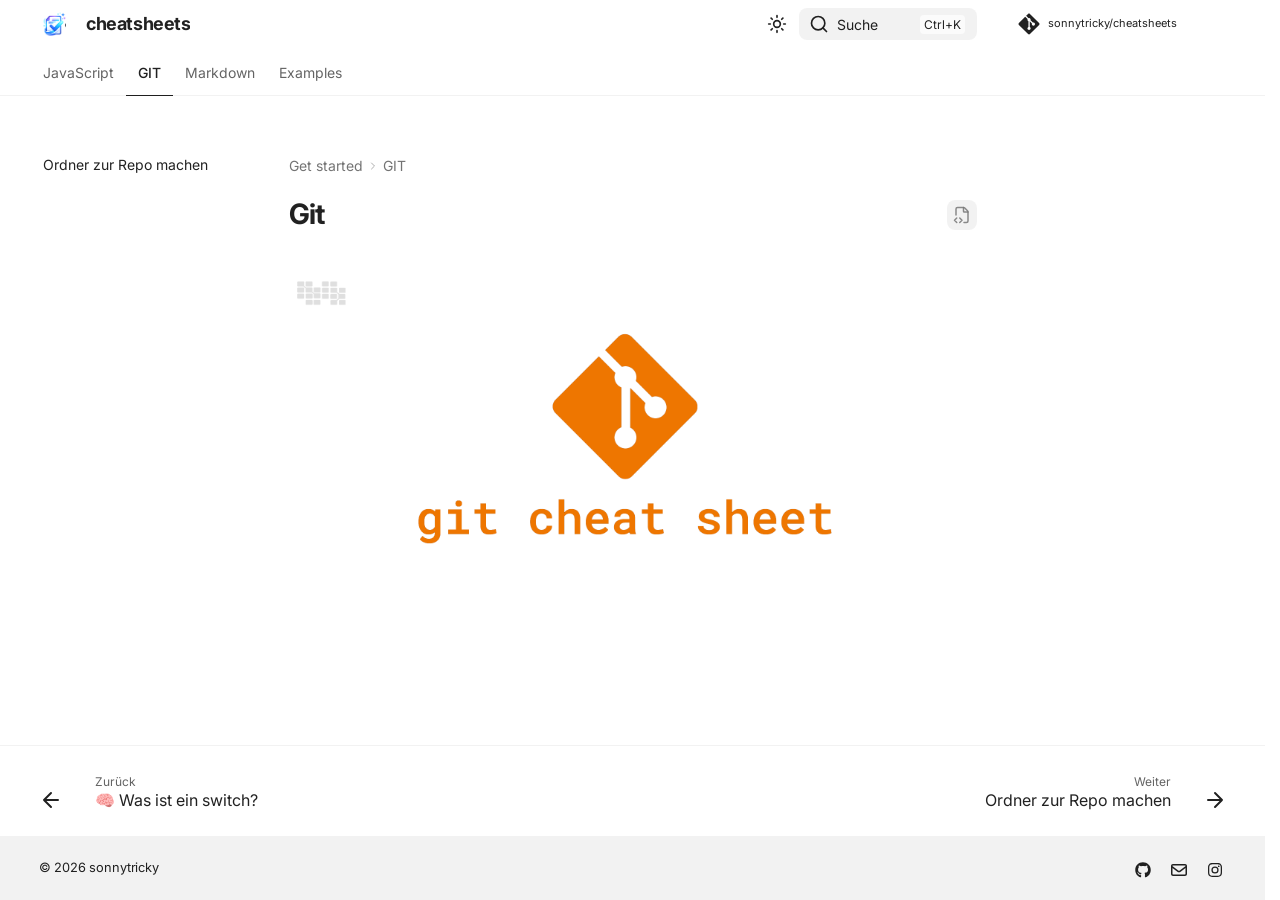
<file: git/index.html>
<!doctype html>
<html lang="de" class="no-js">
  <head>
    
      <meta charset="utf-8">
      <meta name="viewport" content="width=device-width,initial-scale=1">
      
      
        <meta name="author" content="sonnytricky">
      
      
      
        <link rel="prev" href="../JavaScript/Switch/">
      
      
        <link rel="next" href="./Ordner_zur_Repo_machen/">
      
      
        
      
      
      <link rel="icon" href="../images/cheatsheets-logo-favicon.png">
      <meta name="generator" content="zensical-0.0.32">
    
    
      
        <title>Git - cheatsheets</title>
      
    
    
      
        
      
      <link rel="stylesheet" href="../assets/stylesheets/modern/main.53a7feaf.min.css">
      
        
          
        
        <link rel="stylesheet" href="../assets/stylesheets/modern/palette.dfe2e883.min.css">
      
      


    
    
      
    
    
      
        
        
        <link rel="preconnect" href="https://fonts.gstatic.com" crossorigin>
        <link rel="stylesheet" href="https://fonts.googleapis.com/css?family=Inter:300,300i,400,400i,500,500i,700,700i%7CJetBrains+Mono:400,400i,700,700i&display=fallback">
        <style>:root{--md-text-font:"Inter";--md-code-font:"JetBrains Mono"}</style>
      
    
    
      <link rel="stylesheet" href="../stylesheets/extra.css">
    
    <script>__md_scope=new URL("..",location),__md_hash=e=>[...e].reduce(((e,t)=>(e<<5)-e+t.charCodeAt(0)),0),__md_get=(e,t=localStorage,a=__md_scope)=>JSON.parse(t.getItem(a.pathname+"."+e)),__md_set=(e,t,a=localStorage,_=__md_scope)=>{try{a.setItem(_.pathname+"."+e,JSON.stringify(t))}catch(e){}},document.documentElement.setAttribute("data-platform",navigator.platform)</script>
    
      

    
    
  </head>
  
  
    
    
      
    
    
    
    
    <body dir="ltr" data-md-color-scheme="default" data-md-color-primary="indigo" data-md-color-accent="indigo">
  
    
    <input class="md-toggle" data-md-toggle="drawer" type="checkbox" id="__drawer" autocomplete="off">
    <input class="md-toggle" data-md-toggle="search" type="checkbox" id="__search" autocomplete="off">
    <label class="md-overlay" for="__drawer" aria-label="Navigation"></label>
    <div data-md-component="skip">
      
        
        <a href="#git" class="md-skip">
          Zum Inhalt
        </a>
      
    </div>
    <div data-md-component="announce">
      
    </div>
    
    
      

  

<header class="md-header md-header--shadow md-header--lifted" data-md-component="header">
  <nav class="md-header__inner md-grid" aria-label="Kopfzeile">
    <a href="./.." title="cheatsheets" class="md-header__button md-logo" aria-label="cheatsheets" data-md-component="logo">
      
  <img src="../assets/cheatsheets-logo.png" alt="cheatsheets">

    </a>
    <label class="md-header__button md-icon" for="__drawer" aria-label="Navigation">
      
      <svg xmlns="http://www.w3.org/2000/svg" fill="none" stroke="currentColor" stroke-linecap="round" stroke-linejoin="round" stroke-width="2" class="lucide lucide-menu" viewBox="0 0 24 24"><path d="M4 5h16M4 12h16M4 19h16"/></svg>
    </label>
    <div class="md-header__title" data-md-component="header-title">
      <div class="md-header__ellipsis">
        <div class="md-header__topic">
          <span class="md-ellipsis">
            cheatsheets
          </span>
        </div>
        <div class="md-header__topic" data-md-component="header-topic">
          <span class="md-ellipsis">
            
              Git
            
          </span>
        </div>
      </div>
    </div>
    
      
        <form class="md-header__option" data-md-component="palette">
  
    
    
    
    <input class="md-option" data-md-color-media="none" data-md-color-scheme="default" data-md-color-primary="indigo" data-md-color-accent="indigo"  aria-label="Switch to dark mode"  type="radio" name="__palette" id="__palette_0">
    
      <label class="md-header__button md-icon" title="Switch to dark mode" for="__palette_1" hidden>
        <svg xmlns="http://www.w3.org/2000/svg" fill="none" stroke="currentColor" stroke-linecap="round" stroke-linejoin="round" stroke-width="2" class="lucide lucide-sun" viewBox="0 0 24 24"><circle cx="12" cy="12" r="4"/><path d="M12 2v2M12 20v2M4.93 4.93l1.41 1.41M17.66 17.66l1.41 1.41M2 12h2M20 12h2M6.34 17.66l-1.41 1.41M19.07 4.93l-1.41 1.41"/></svg>
      </label>
    
  
    
    
    
    <input class="md-option" data-md-color-media="none" data-md-color-scheme="slate" data-md-color-primary="indigo" data-md-color-accent="orange"  aria-label="Switch to light mode"  type="radio" name="__palette" id="__palette_1">
    
      <label class="md-header__button md-icon" title="Switch to light mode" for="__palette_0" hidden>
        <svg xmlns="http://www.w3.org/2000/svg" fill="none" stroke="currentColor" stroke-linecap="round" stroke-linejoin="round" stroke-width="2" class="lucide lucide-moon" viewBox="0 0 24 24"><path d="M20.985 12.486a9 9 0 1 1-9.473-9.472c.405-.022.617.46.402.803a6 6 0 0 0 8.268 8.268c.344-.215.825-.004.803.401"/></svg>
      </label>
    
  
</form>
      
    
    
      <script>var palette=__md_get("__palette");if(palette&&palette.color){if("(prefers-color-scheme)"===palette.color.media){var media=matchMedia("(prefers-color-scheme: light)"),input=document.querySelector(media.matches?"[data-md-color-media='(prefers-color-scheme: light)']":"[data-md-color-media='(prefers-color-scheme: dark)']");palette.color.media=input.getAttribute("data-md-color-media"),palette.color.scheme=input.getAttribute("data-md-color-scheme"),palette.color.primary=input.getAttribute("data-md-color-primary"),palette.color.accent=input.getAttribute("data-md-color-accent")}for(var[key,value]of Object.entries(palette.color))document.body.setAttribute("data-md-color-"+key,value)}</script>
    
    
    
      
      
        <label class="md-header__button md-icon" for="__search" aria-label="Suche">
          
          <svg xmlns="http://www.w3.org/2000/svg" fill="none" stroke="currentColor" stroke-linecap="round" stroke-linejoin="round" stroke-width="2" class="lucide lucide-search" viewBox="0 0 24 24"><path d="m21 21-4.34-4.34"/><circle cx="11" cy="11" r="8"/></svg>
        </label>
        <div class="md-search" data-md-component="search" role="dialog" aria-label="Suche">
  <button type="button" class="md-search__button">
    Suche
  </button>
</div>
      
    
    <div class="md-header__source">
      
        <a href="https://github.com/sonnytricky/cheatsheets" title="Zum Repository" class="md-source" data-md-component="source">
  <div class="md-source__icon md-icon">
    
    <svg xmlns="http://www.w3.org/2000/svg" viewBox="0 0 448 512"><!--! Font Awesome Free 7.2.0 by @fontawesome - https://fontawesome.com License - https://fontawesome.com/license/free (Icons: CC BY 4.0, Fonts: SIL OFL 1.1, Code: MIT License) Copyright 2026 Fonticons, Inc.--><path fill="currentColor" d="M439.6 236.1 244 40.5c-5.4-5.5-12.8-8.5-20.4-8.5s-15 3-20.4 8.4L162.5 81l51.5 51.5c27.1-9.1 52.7 16.8 43.4 43.7l49.7 49.7c34.2-11.8 61.2 31 35.5 56.7-26.5 26.5-70.2-2.9-56-37.3L240.3 199v121.9c25.3 12.5 22.3 41.8 9.1 55-6.4 6.4-15.2 10.1-24.3 10.1s-17.8-3.6-24.3-10.1c-17.6-17.6-11.1-46.9 11.2-56v-123c-20.8-8.5-24.6-30.7-18.6-45L142.6 101 8.5 235.1C3 240.6 0 247.9 0 255.5s3 15 8.5 20.4l195.6 195.7c5.4 5.4 12.7 8.4 20.4 8.4s15-3 20.4-8.4l194.7-194.7c5.4-5.4 8.4-12.8 8.4-20.4s-3-15-8.4-20.4"/></svg>
  </div>
  <div class="md-source__repository">
    sonnytricky/cheatsheets
  </div>
</a>
      
    </div>
  </nav>
  
    
      
<nav class="md-tabs" aria-label="Hauptnavigation" data-md-component="tabs">
  <div class="md-grid">
    <ul class="md-tabs__list">
      
        
  
  
  
  
    
    
      <li class="md-tabs__item">
        <a href="../JavaScript/" class="md-tabs__link">
          
  
  JavaScript

        </a>
      </li>
    
  

      
        
  
  
  
    
  
  
    
    
      <li class="md-tabs__item md-tabs__item--active">
        <a href="././" class="md-tabs__link">
          
  
  GIT

        </a>
      </li>
    
  

      
        
  
  
  
  
    <li class="md-tabs__item">
      <a href="../markdown/markdown/" class="md-tabs__link">
        
  
  Markdown

      </a>
    </li>
  

      
        
  
  
  
  
    
    
      <li class="md-tabs__item">
        <a href="../examples/" class="md-tabs__link">
          
  
  Examples

        </a>
      </li>
    
  

      
    </ul>
  </div>
</nav>
    
  
</header>
    
    <div class="md-container" data-md-component="container">
      
      
        
      
      <main class="md-main" data-md-component="main">
        <div class="md-main__inner md-grid">
          
            
              
              <div class="md-sidebar md-sidebar--primary" data-md-component="sidebar" data-md-type="navigation" >
                <div class="md-sidebar__scrollwrap">
                  <div class="md-sidebar__inner">
                    


  


<nav class="md-nav md-nav--primary md-nav--lifted" aria-label="Navigation" data-md-level="0">
  <label class="md-nav__title" for="__drawer">
    <a href="./.." title="cheatsheets" class="md-nav__button md-logo" aria-label="cheatsheets" data-md-component="logo">
      
  <img src="../assets/cheatsheets-logo.png" alt="cheatsheets">

    </a>
    cheatsheets
  </label>
  
    <div class="md-nav__source">
      <a href="https://github.com/sonnytricky/cheatsheets" title="Zum Repository" class="md-source" data-md-component="source">
  <div class="md-source__icon md-icon">
    
    <svg xmlns="http://www.w3.org/2000/svg" viewBox="0 0 448 512"><!--! Font Awesome Free 7.2.0 by @fontawesome - https://fontawesome.com License - https://fontawesome.com/license/free (Icons: CC BY 4.0, Fonts: SIL OFL 1.1, Code: MIT License) Copyright 2026 Fonticons, Inc.--><path fill="currentColor" d="M439.6 236.1 244 40.5c-5.4-5.5-12.8-8.5-20.4-8.5s-15 3-20.4 8.4L162.5 81l51.5 51.5c27.1-9.1 52.7 16.8 43.4 43.7l49.7 49.7c34.2-11.8 61.2 31 35.5 56.7-26.5 26.5-70.2-2.9-56-37.3L240.3 199v121.9c25.3 12.5 22.3 41.8 9.1 55-6.4 6.4-15.2 10.1-24.3 10.1s-17.8-3.6-24.3-10.1c-17.6-17.6-11.1-46.9 11.2-56v-123c-20.8-8.5-24.6-30.7-18.6-45L142.6 101 8.5 235.1C3 240.6 0 247.9 0 255.5s3 15 8.5 20.4l195.6 195.7c5.4 5.4 12.7 8.4 20.4 8.4s15-3 20.4-8.4l194.7-194.7c5.4-5.4 8.4-12.8 8.4-20.4s-3-15-8.4-20.4"/></svg>
  </div>
  <div class="md-source__repository">
    sonnytricky/cheatsheets
  </div>
</a>
    </div>
  
  <ul class="md-nav__list" data-md-scrollfix>
    
      
      
  
  
  
  
    
    
      
        
          
        
      
        
      
        
      
    
    
    
      
      
    
    
    <li class="md-nav__item md-nav__item--nested">
      
        
        
        <input class="md-nav__toggle md-toggle " type="checkbox" id="__nav_1" >
        
          
          <div class="md-nav__link md-nav__container">
            <a href="../JavaScript/" class="md-nav__link ">
              
  
  
  <span class="md-ellipsis">
    
  
    JavaScript
  

    
  </span>
  
  

            </a>
            
              
              <label class="md-nav__link " for="__nav_1" id="__nav_1_label" tabindex="0">
                <span class="md-nav__icon md-icon"></span>
              </label>
            
          </div>
        
        <nav class="md-nav" data-md-level="1" aria-labelledby="__nav_1_label" aria-expanded="false">
          <label class="md-nav__title" for="__nav_1">
            <span class="md-nav__icon md-icon"></span>
            
  
    JavaScript
  

          </label>
          <ul class="md-nav__list" data-md-scrollfix>
            
              
            
              
                
  
  
  
  
    <li class="md-nav__item">
      <a href="../JavaScript/Array/" class="md-nav__link">
        
  
  
  <span class="md-ellipsis">
    
  
    🧠 Was ist ein Array?
  

    
  </span>
  
  

      </a>
    </li>
  

              
            
              
                
  
  
  
  
    <li class="md-nav__item">
      <a href="../JavaScript/Switch/" class="md-nav__link">
        
  
  
  <span class="md-ellipsis">
    
  
    🧠 Was ist ein switch?
  

    
  </span>
  
  

      </a>
    </li>
  

              
            
          </ul>
        </nav>
      
    </li>
  

    
      
      
  
  
    
  
  
  
    
    
      
        
          
        
      
        
      
    
    
    
      
        
        
      
      
    
    
    <li class="md-nav__item md-nav__item--active md-nav__item--section md-nav__item--nested">
      
        
        
        <input class="md-nav__toggle md-toggle " type="checkbox" id="__nav_2" checked>
        
          
          <div class="md-nav__link md-nav__container">
            <a href="././" class="md-nav__link md-nav__link--active">
              
  
  
    <svg xmlns="http://www.w3.org/2000/svg" viewBox="0 0 24 24"><path d="M23.546 10.93 13.067.452a1.55 1.55 0 0 0-2.188 0L8.708 2.627l2.76 2.76a1.838 1.838 0 0 1 2.327 2.341l2.658 2.66a1.838 1.838 0 0 1 1.9 3.039 1.837 1.837 0 0 1-2.6 0 1.85 1.85 0 0 1-.404-1.996L12.86 8.955v6.525c.176.086.342.203.488.348a1.85 1.85 0 0 1 0 2.6 1.844 1.844 0 0 1-2.609 0 1.834 1.834 0 0 1 0-2.598c.182-.18.387-.316.605-.406V8.835a1.834 1.834 0 0 1-.996-2.41L7.636 3.7.45 10.881c-.6.605-.6 1.584 0 2.189l10.48 10.477a1.545 1.545 0 0 0 2.186 0l10.43-10.43a1.544 1.544 0 0 0 0-2.187"/></svg>
  
  <span class="md-ellipsis">
    
  
    GIT
  

    
  </span>
  
  

            </a>
            
              
              <label class="md-nav__link md-nav__link--active" for="__nav_2" id="__nav_2_label" tabindex="">
                <span class="md-nav__icon md-icon"></span>
              </label>
            
          </div>
        
        <nav class="md-nav" data-md-level="1" aria-labelledby="__nav_2_label" aria-expanded="true">
          <label class="md-nav__title" for="__nav_2">
            <span class="md-nav__icon md-icon"></span>
            
  
    GIT
  

          </label>
          <ul class="md-nav__list" data-md-scrollfix>
            
              
            
              
                
  
  
  
  
    <li class="md-nav__item">
      <a href="./Ordner_zur_Repo_machen/" class="md-nav__link">
        
  
  
  <span class="md-ellipsis">
    
  
    Ordner zur Repo machen
  

    
  </span>
  
  

      </a>
    </li>
  

              
            
          </ul>
        </nav>
      
    </li>
  

    
      
      
  
  
  
  
    <li class="md-nav__item">
      <a href="../markdown/markdown/" class="md-nav__link">
        
  
  
    <svg xmlns="http://www.w3.org/2000/svg" viewBox="0 0 24 24"><path d="M22.27 19.385H1.73A1.73 1.73 0 0 1 0 17.655V6.345a1.73 1.73 0 0 1 1.73-1.73h20.54A1.73 1.73 0 0 1 24 6.345v11.308a1.73 1.73 0 0 1-1.73 1.731zM5.769 15.923v-4.5l2.308 2.885 2.307-2.885v4.5h2.308V8.078h-2.308l-2.307 2.885-2.308-2.885H3.46v7.847zM21.232 12h-2.309V8.077h-2.307V12h-2.308l3.461 4.039z"/></svg>
  
  <span class="md-ellipsis">
    
  
    Markdown
  

    
  </span>
  
  
    
  
  
    <span class="md-status md-status--new"></span>
  

  

      </a>
    </li>
  

    
      
      
  
  
  
  
    
    
      
        
          
        
      
        
      
        
      
        
      
    
    
    
      
      
    
    
    <li class="md-nav__item md-nav__item--nested">
      
        
        
        <input class="md-nav__toggle md-toggle " type="checkbox" id="__nav_4" >
        
          
          <div class="md-nav__link md-nav__container">
            <a href="../examples/" class="md-nav__link ">
              
  
  
    <svg xmlns="http://www.w3.org/2000/svg" fill="none" stroke="currentColor" stroke-linecap="round" stroke-linejoin="round" stroke-width="2" class="lucide lucide-rocket" viewBox="0 0 24 24"><path d="M12 15v5s3.03-.55 4-2c1.08-1.62 0-5 0-5M4.5 16.5c-1.5 1.26-2 5-2 5s3.74-.5 5-2c.71-.84.7-2.13-.09-2.91a2.18 2.18 0 0 0-2.91-.09"/><path d="M9 12a22 22 0 0 1 2-3.95A12.88 12.88 0 0 1 22 2c0 2.72-.78 7.5-6 11a22.4 22.4 0 0 1-4 2z"/><path d="M9 12H4s.55-3.03 2-4c1.62-1.08 5 .05 5 .05"/></svg>
  
  <span class="md-ellipsis">
    
  
    Examples
  

    
  </span>
  
  

            </a>
            
              
              <label class="md-nav__link " for="__nav_4" id="__nav_4_label" tabindex="0">
                <span class="md-nav__icon md-icon"></span>
              </label>
            
          </div>
        
        <nav class="md-nav" data-md-level="1" aria-labelledby="__nav_4_label" aria-expanded="false">
          <label class="md-nav__title" for="__nav_4">
            <span class="md-nav__icon md-icon"></span>
            
  
    Examples
  

          </label>
          <ul class="md-nav__list" data-md-scrollfix>
            
              
            
              
                
  
  
  
  
    <li class="md-nav__item">
      <a href="../examples/Checkboxen/" class="md-nav__link">
        
  
  
    <svg xmlns="http://www.w3.org/2000/svg" viewBox="0 0 24 24"><path d="M6.544.12A6.553 6.553 0 0 0 0 6.664v10.674a6.55 6.55 0 0 0 6.544 6.542h10.912A6.55 6.55 0 0 0 24 17.338v-.831a2.193 2.193 0 0 0-4.388 0v.83c0 1.19-.967 2.157-2.156 2.157H6.544a2.16 2.16 0 0 1-2.158-2.156V6.748c0-1.19.969-2.16 2.158-2.16 3.843.004 7.814-.009 11.612.001.556.138.892.445 1.058.848.193.47.343 1.118-.404 1.748l-6.26 4.596-1.892-2.441a2.19 2.19 0 0 0-3.075-.391 2.19 2.19 0 0 0-.391 3.076l3.198 4.133a2.197 2.197 0 0 0 3.035.424l7.252-5.301a57 57 0 0 0 1.22-.977c2.106-1.926 2.517-4.393 1.627-6.553C22.603 1.51 20.268.12 17.435.12Z"/></svg>
  
  <span class="md-ellipsis">
    
  
    Checkboxen:
  

    
  </span>
  
  
    
  
  
    <span class="md-status md-status--new"></span>
  

  

      </a>
    </li>
  

              
            
              
                
  
  
  
  
    <li class="md-nav__item">
      <a href="../examples/Code-Bl%C3%B6cke/" class="md-nav__link">
        
  
  
    <svg xmlns="http://www.w3.org/2000/svg" viewBox="0 0 24 24"><path d="M9.825 17.527a.11.11 0 0 1-.107-.142l3.05-10.837a.11.11 0 0 1 .108-.081H14.2a.11.11 0 0 1 .107.141l-3.063 10.838a.11.11 0 0 1-.107.08H9.825Zm-2.146-2.732a.1.1 0 0 1-.079-.033l-2.667-2.704a.11.11 0 0 1 0-.156L7.6 9.211a.11.11 0 0 1 .08-.033h1.702c.1 0 .149.12.079.19l-2.534 2.534a.11.11 0 0 0 0 .157l2.535 2.546c.07.07.02.19-.079.19zm6.954 0a.111.111 0 0 1-.079-.19l2.525-2.546a.11.11 0 0 0 0-.157l-2.524-2.535a.111.111 0 0 1 .079-.19h1.692q.047.001.078.034l2.68 2.69a.11.11 0 0 1 0 .157l-2.68 2.704a.11.11 0 0 1-.078.033zM12 24C5.383 24 0 18.617 0 12S5.383 0 12 0s12 5.383 12 12-5.383 12-12 12m0-22.667C6.118 1.333 1.333 6.118 1.333 12S6.118 22.667 12 22.667 22.667 17.882 22.667 12 17.882 1.333 12 1.333"/></svg>
  
  <span class="md-ellipsis">
    
  
    Code-Blöcke:
  

    
  </span>
  
  

      </a>
    </li>
  

              
            
              
                
  
  
  
  
    <li class="md-nav__item">
      <a href="../examples/Notizen/" class="md-nav__link">
        
  
  
    <svg xmlns="http://www.w3.org/2000/svg" viewBox="0 0 24 24"><path d="M15 3H5A2 2 0 0 0 3 5V19A2 2 0 0 0 5 21H19A2 2 0 0 0 21 19V9L15 3M19 19H5V5H14V10H19M17 14H7V12H17M14 17H7V15H14" /></svg>
  
  <span class="md-ellipsis">
    
  
    Notizen:
  

    
  </span>
  
  

      </a>
    </li>
  

              
            
          </ul>
        </nav>
      
    </li>
  

    
  </ul>
</nav>
                  </div>
                </div>
              </div>
            
            
              
              <div class="md-sidebar md-sidebar--secondary" data-md-component="sidebar" data-md-type="toc" >
                <div class="md-sidebar__scrollwrap">
                  
                    
                    
                    
                      
                    
                    
                  
                  <div class="md-sidebar__inner">
                    


<nav class="md-nav md-nav--secondary" aria-label="Inhaltsverzeichnis">
  
  
  
    
  
  
</nav>
                  </div>
                </div>
              </div>
            
          
          
            <div class="md-content" data-md-component="content">
              
                



  


  <nav class="md-path" aria-label="Navigation" >
    <ol class="md-path__list">
      
        
  
  
    <li class="md-path__item">
      <a href="./.." class="md-path__link">
        
  <span class="md-ellipsis">
    Get started
  </span>

      </a>
    </li>
  

      
      
        
  
  
    
    
      <li class="md-path__item">
        <a href="././" class="md-path__link">
          
  <span class="md-ellipsis">
    GIT
  </span>

        </a>
      </li>
    
  

      
    </ol>
  </nav>

              
              <article class="md-content__inner md-typeset">
                
                  
  
  
    
      
    
    <a href="https://github.com/sonnytricky/cheatsheets/raw/main/docs/git/index.md" title="Quellcode der Seite anzeigen" class="md-content__button md-icon">
      
      <svg xmlns="http://www.w3.org/2000/svg" fill="none" stroke="currentColor" stroke-linecap="round" stroke-linejoin="round" stroke-width="2" class="lucide lucide-file-code-2" viewBox="0 0 24 24"><path d="M4 12.15V4a2 2 0 0 1 2-2h8a2.4 2.4 0 0 1 1.706.706l3.588 3.588A2.4 2.4 0 0 1 20 8v12a2 2 0 0 1-2 2h-3.35"/><path d="M14 2v5a1 1 0 0 0 1 1h5M5 16l-3 3 3 3M9 22l3-3-3-3"/></svg>
    </a>
  


<h1 id="git">Git</h1>
<p><img alt="Git Cheatsheet" src="../images/gitcheatsheet.png" /></p>









  
  






                
              </article>
            </div>
          
          
  <script>var tabs=__md_get("__tabs");if(Array.isArray(tabs))e:for(var set of document.querySelectorAll(".tabbed-set")){var labels=set.querySelector(".tabbed-labels");for(var tab of tabs)for(var label of labels.getElementsByTagName("label"))if(label.innerText.trim()===tab){var input=document.getElementById(label.htmlFor);input.checked=!0;continue e}}</script>

<script>var target=document.getElementById(location.hash.slice(1));target&&target.name&&(target.checked=target.name.startsWith("__tabbed_"))</script>
        </div>
        
          <button type="button" class="md-top md-icon" data-md-component="top" hidden>
  
  <svg xmlns="http://www.w3.org/2000/svg" fill="none" stroke="currentColor" stroke-linecap="round" stroke-linejoin="round" stroke-width="2" class="lucide lucide-circle-arrow-up" viewBox="0 0 24 24"><circle cx="12" cy="12" r="10"/><path d="m16 12-4-4-4 4M12 16V8"/></svg>
  Zurück zum Seitenanfang
</button>
        
      </main>
      
        <footer class="md-footer">
  
    
      
      <nav class="md-footer__inner md-grid" aria-label="Fußzeile" >
        
          
          <a href="../JavaScript/Switch/" class="md-footer__link md-footer__link--prev" aria-label="Zurück: 🧠 Was ist ein switch?">
            <div class="md-footer__button md-icon">
              
              <svg xmlns="http://www.w3.org/2000/svg" fill="none" stroke="currentColor" stroke-linecap="round" stroke-linejoin="round" stroke-width="2" class="lucide lucide-arrow-left" viewBox="0 0 24 24"><path d="m12 19-7-7 7-7M19 12H5"/></svg>
            </div>
            <div class="md-footer__title">
              <span class="md-footer__direction">
                Zurück
              </span>
              <div class="md-ellipsis">
                🧠 Was ist ein switch?
              </div>
            </div>
          </a>
        
        
          
          <a href="./Ordner_zur_Repo_machen/" class="md-footer__link md-footer__link--next" aria-label="Weiter: Ordner zur Repo machen">
            <div class="md-footer__title">
              <span class="md-footer__direction">
                Weiter
              </span>
              <div class="md-ellipsis">
                Ordner zur Repo machen
              </div>
            </div>
            <div class="md-footer__button md-icon">
              
              <svg xmlns="http://www.w3.org/2000/svg" fill="none" stroke="currentColor" stroke-linecap="round" stroke-linejoin="round" stroke-width="2" class="lucide lucide-arrow-right" viewBox="0 0 24 24"><path d="M5 12h14M12 5l7 7-7 7"/></svg>
            </div>
          </a>
        
      </nav>
    
  
  <div class="md-footer-meta md-typeset">
    <div class="md-footer-meta__inner md-grid">
      <div class="md-copyright">
  
    <div class="md-copyright__highlight">
      © 2026 sonnytricky
    </div>
  
  
</div>
      
        
<div class="md-social">
  
    
    
    
    
    <a href="https://github.com/sonnytricky" target="_blank" rel="noopener" title="sonnytricky on GitHub" class="md-social__link">
      <svg xmlns="http://www.w3.org/2000/svg" viewBox="0 0 512 512"><!--! Font Awesome Free 7.2.0 by @fontawesome - https://fontawesome.com License - https://fontawesome.com/license/free (Icons: CC BY 4.0, Fonts: SIL OFL 1.1, Code: MIT License) Copyright 2026 Fonticons, Inc.--><path fill="currentColor" d="M173.9 397.4c0 2-2.3 3.6-5.2 3.6-3.3.3-5.6-1.3-5.6-3.6 0-2 2.3-3.6 5.2-3.6 3-.3 5.6 1.3 5.6 3.6m-31.1-4.5c-.7 2 1.3 4.3 4.3 4.9 2.6 1 5.6 0 6.2-2s-1.3-4.3-4.3-5.2c-2.6-.7-5.5.3-6.2 2.3m44.2-1.7c-2.9.7-4.9 2.6-4.6 4.9.3 2 2.9 3.3 5.9 2.6 2.9-.7 4.9-2.6 4.6-4.6-.3-1.9-3-3.2-5.9-2.9M252.8 8C114.1 8 8 113.3 8 252c0 110.9 69.8 205.8 169.5 239.2 12.8 2.3 17.3-5.6 17.3-12.1 0-6.2-.3-40.4-.3-61.4 0 0-70 15-84.7-29.8 0 0-11.4-29.1-27.8-36.6 0 0-22.9-15.7 1.6-15.4 0 0 24.9 2 38.6 25.8 21.9 38.6 58.6 27.5 72.9 20.9 2.3-16 8.8-27.1 16-33.7-55.9-6.2-112.3-14.3-112.3-110.5 0-27.5 7.6-41.3 23.6-58.9-2.6-6.5-11.1-33.3 2.6-67.9 20.9-6.5 69 27 69 27 20-5.6 41.5-8.5 62.8-8.5s42.8 2.9 62.8 8.5c0 0 48.1-33.6 69-27 13.7 34.7 5.2 61.4 2.6 67.9 16 17.7 25.8 31.5 25.8 58.9 0 96.5-58.9 104.2-114.8 110.5 9.2 7.9 17 22.9 17 46.4 0 33.7-.3 75.4-.3 83.6 0 6.5 4.6 14.4 17.3 12.1C436.2 457.8 504 362.9 504 252 504 113.3 391.5 8 252.8 8M105.2 352.9c-1.3 1-1 3.3.7 5.2 1.6 1.6 3.9 2.3 5.2 1 1.3-1 1-3.3-.7-5.2-1.6-1.6-3.9-2.3-5.2-1m-10.8-8.1c-.7 1.3.3 2.9 2.3 3.9 1.6 1 3.6.7 4.3-.7.7-1.3-.3-2.9-2.3-3.9-2-.6-3.6-.3-4.3.7m32.4 35.6c-1.6 1.3-1 4.3 1.3 6.2 2.3 2.3 5.2 2.6 6.5 1 1.3-1.3.7-4.3-1.3-6.2-2.2-2.3-5.2-2.6-6.5-1m-11.4-14.7c-1.6 1-1.6 3.6 0 5.9s4.3 3.3 5.6 2.3c1.6-1.3 1.6-3.9 0-6.2-1.4-2.3-4-3.3-5.6-2"/></svg>
    </a>
  
    
    
    
    
    <a href="mailto:<sonnytricky@gmail.com>" target="_blank" rel="noopener" title="sonnytricky@gmail.com" class="md-social__link">
      <svg xmlns="http://www.w3.org/2000/svg" viewBox="0 0 512 512"><!--! Font Awesome Free 7.2.0 by @fontawesome - https://fontawesome.com License - https://fontawesome.com/license/free (Icons: CC BY 4.0, Fonts: SIL OFL 1.1, Code: MIT License) Copyright 2026 Fonticons, Inc.--><path fill="currentColor" d="M61.4 64C27.5 64 0 91.5 0 125.4c0 .9 0 1.7.1 2.6H0v256c0 35.3 28.7 64 64 64h384c35.3 0 64-28.7 64-64V128h-.1c0-.9.1-1.7.1-2.6 0-33.9-27.5-61.4-61.4-61.4zM464 192.3V384c0 8.8-7.2 16-16 16H64c-8.8 0-16-7.2-16-16V192.3l154.8 117.4c31.4 23.9 74.9 23.9 106.4 0zM48 125.4c0-7.4 6-13.4 13.4-13.4h389.2c7.4 0 13.4 6 13.4 13.4 0 4.2-2 8.2-5.3 10.7L280.2 271.5c-14.3 10.8-34.1 10.8-48.4 0L53.3 136.1c-3.3-2.5-5.3-6.5-5.3-10.7"/></svg>
    </a>
  
    
    
    
    
    <a href="https://www.instagram.com/sonnytricky/" target="_blank" rel="noopener" title="sonnytricky on Instagram" class="md-social__link">
      <svg xmlns="http://www.w3.org/2000/svg" viewBox="0 0 448 512"><!--! Font Awesome Free 7.2.0 by @fontawesome - https://fontawesome.com License - https://fontawesome.com/license/free (Icons: CC BY 4.0, Fonts: SIL OFL 1.1, Code: MIT License) Copyright 2026 Fonticons, Inc.--><path fill="currentColor" d="M224.3 141a115 115 0 1 0-.6 230 115 115 0 1 0 .6-230m-.6 40.4a74.6 74.6 0 1 1 .6 149.2 74.6 74.6 0 1 1-.6-149.2m93.4-45.1a26.8 26.8 0 1 1 53.6 0 26.8 26.8 0 1 1-53.6 0m129.7 27.2c-1.7-35.9-9.9-67.7-36.2-93.9-26.2-26.2-58-34.4-93.9-36.2-37-2.1-147.9-2.1-184.9 0-35.8 1.7-67.6 9.9-93.9 36.1s-34.4 58-36.2 93.9c-2.1 37-2.1 147.9 0 184.9 1.7 35.9 9.9 67.7 36.2 93.9s58 34.4 93.9 36.2c37 2.1 147.9 2.1 184.9 0 35.9-1.7 67.7-9.9 93.9-36.2 26.2-26.2 34.4-58 36.2-93.9 2.1-37 2.1-147.8 0-184.8M399 388c-7.8 19.6-22.9 34.7-42.6 42.6-29.5 11.7-99.5 9-132.1 9s-102.7 2.6-132.1-9c-19.6-7.8-34.7-22.9-42.6-42.6-11.7-29.5-9-99.5-9-132.1s-2.6-102.7 9-132.1c7.8-19.6 22.9-34.7 42.6-42.6 29.5-11.7 99.5-9 132.1-9s102.7-2.6 132.1 9c19.6 7.8 34.7 22.9 42.6 42.6 11.7 29.5 9 99.5 9 132.1s2.7 102.7-9 132.1"/></svg>
    </a>
  
</div>
      
    </div>
  </div>
</footer>
      
    </div>
    <div class="md-dialog" data-md-component="dialog">
      <div class="md-dialog__inner md-typeset"></div>
    </div>
    
    
    
      
      
      <script id="__config" type="application/json">{"annotate":null,"base":"..","features":["announce.dismiss","content.action.view","content.code.annotate","content.code.copy","content.footnote.tooltips","content.tabs.link","content.tooltips","navigation.footer","navigation.indexes","navigation.instant","navigation.instant.prefetch","navigation.path","navigation.tabs","navigation.tabs.sticky","navigation.top","navigation.tracking","search.highlight","toc.follow"],"search":"../assets/javascripts/workers/search.e2d2d235.min.js","tags":null,"translations":{"clipboard.copied":"In Zwischenablage kopiert","clipboard.copy":"In Zwischenablage kopieren","search.result.more.one":"1 weiteres Suchergebnis auf dieser Seite","search.result.more.other":"# weitere Suchergebnisse auf dieser Seite","search.result.none":"Keine Suchergebnisse","search.result.one":"1 Suchergebnis","search.result.other":"# Suchergebnisse","search.result.placeholder":"Suchbegriff eingeben","search.result.term.missing":"Es fehlt","select.version":"Version auswählen"},"version":null}</script>
    
    
      <script src="../assets/javascripts/bundle.91a19a9e.min.js"></script>
      
    
  </body>
</html>
</file>
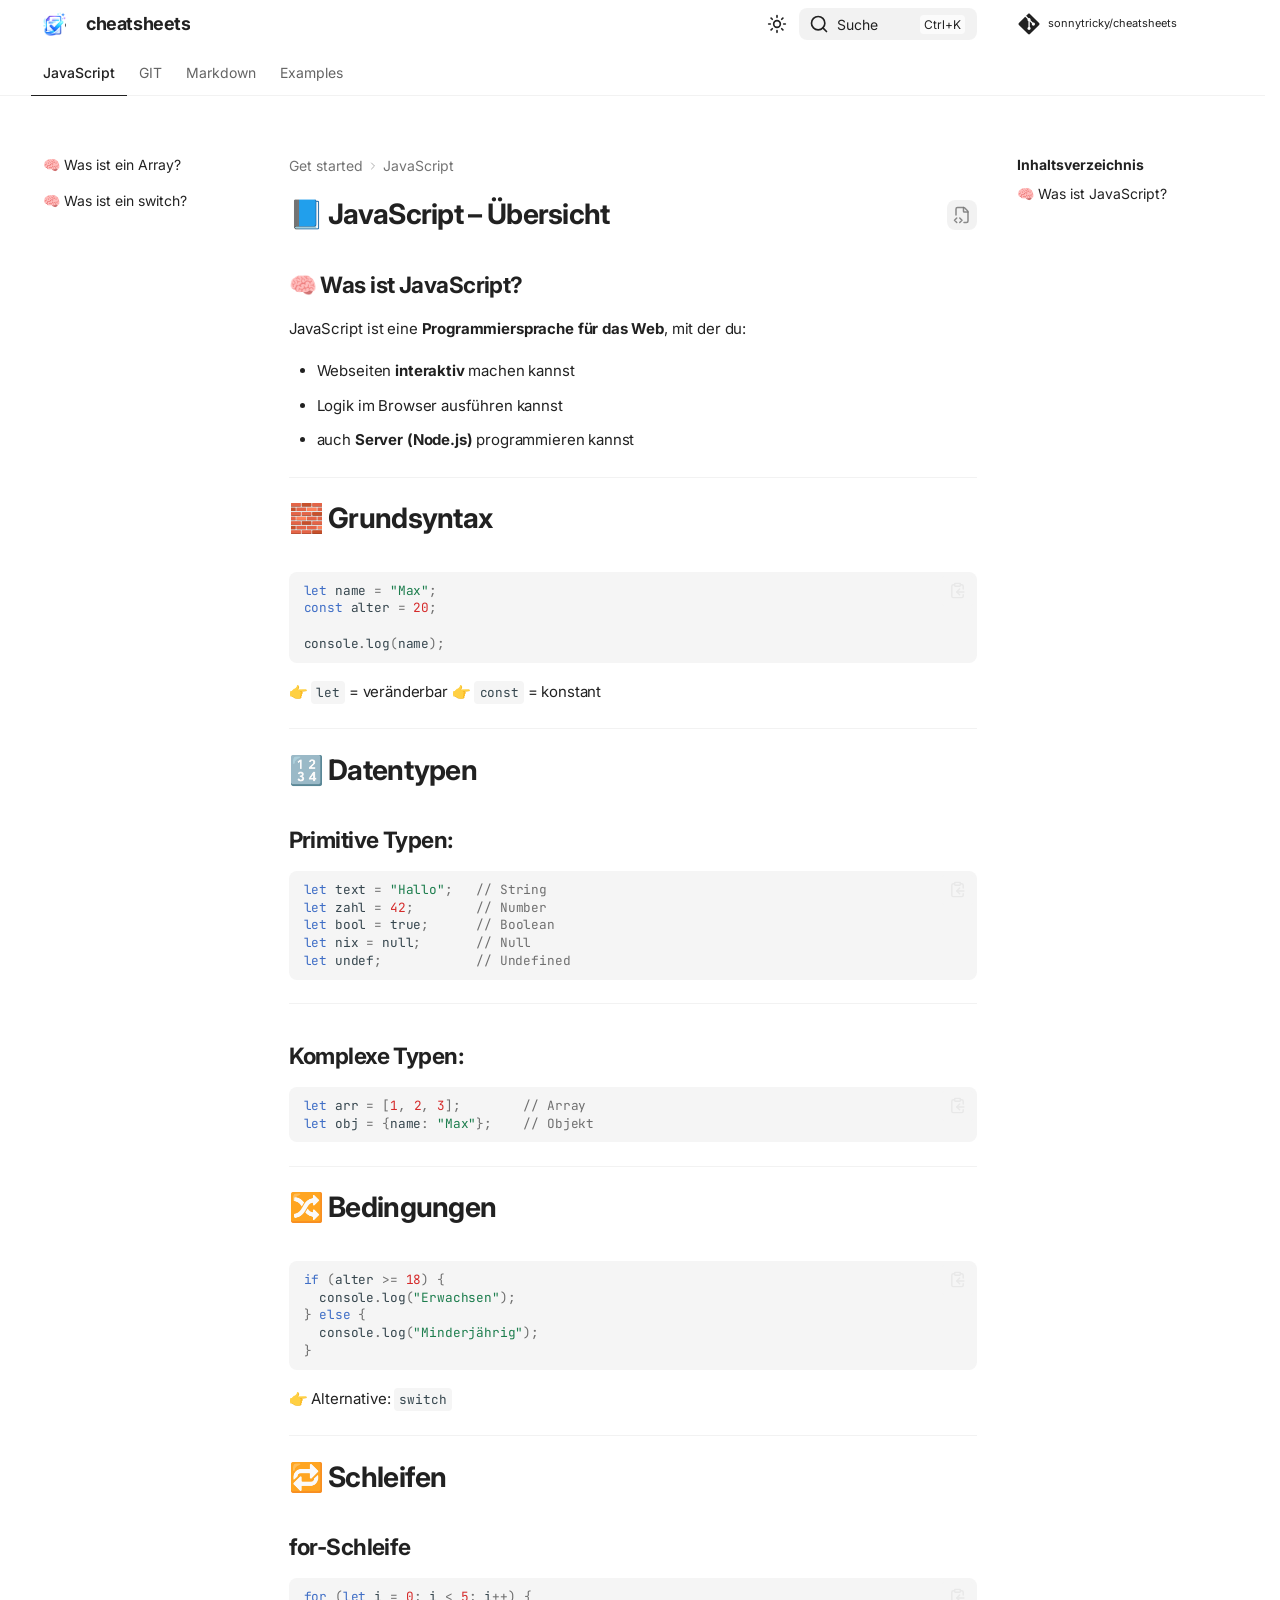
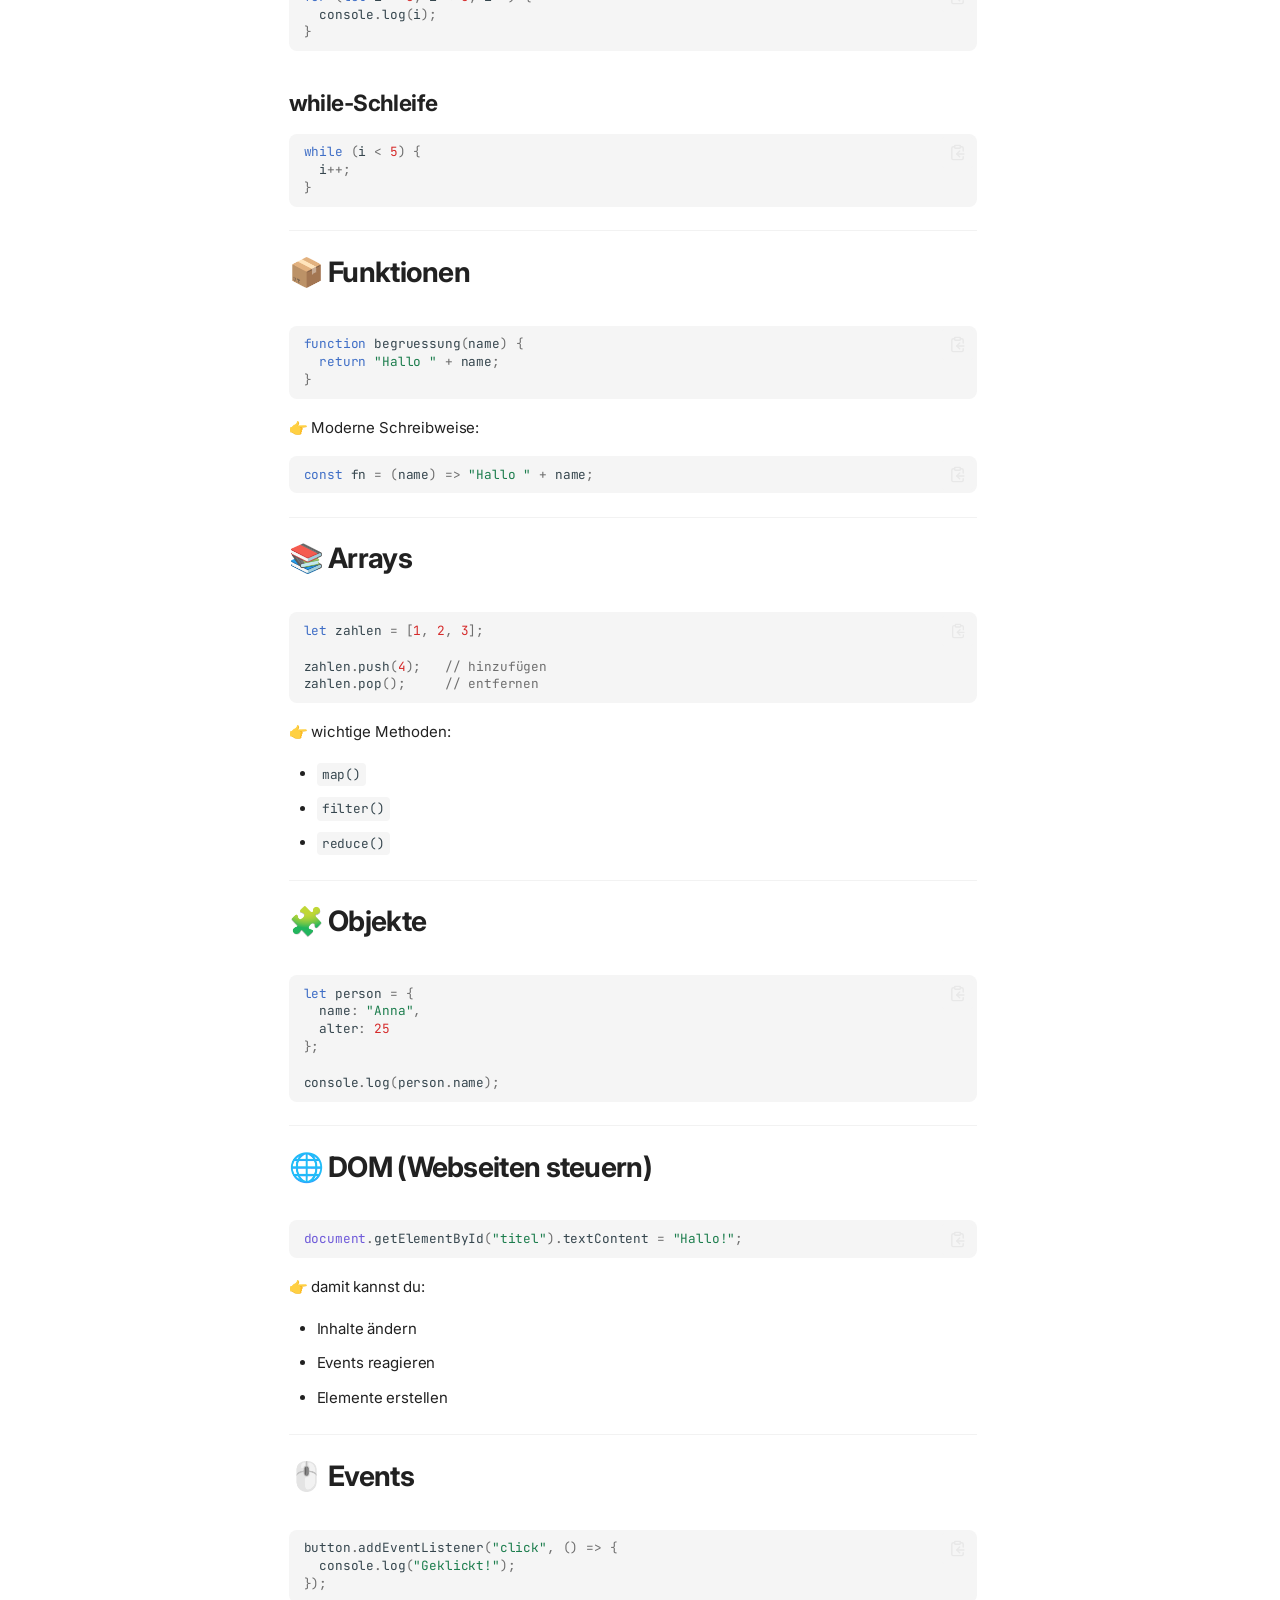
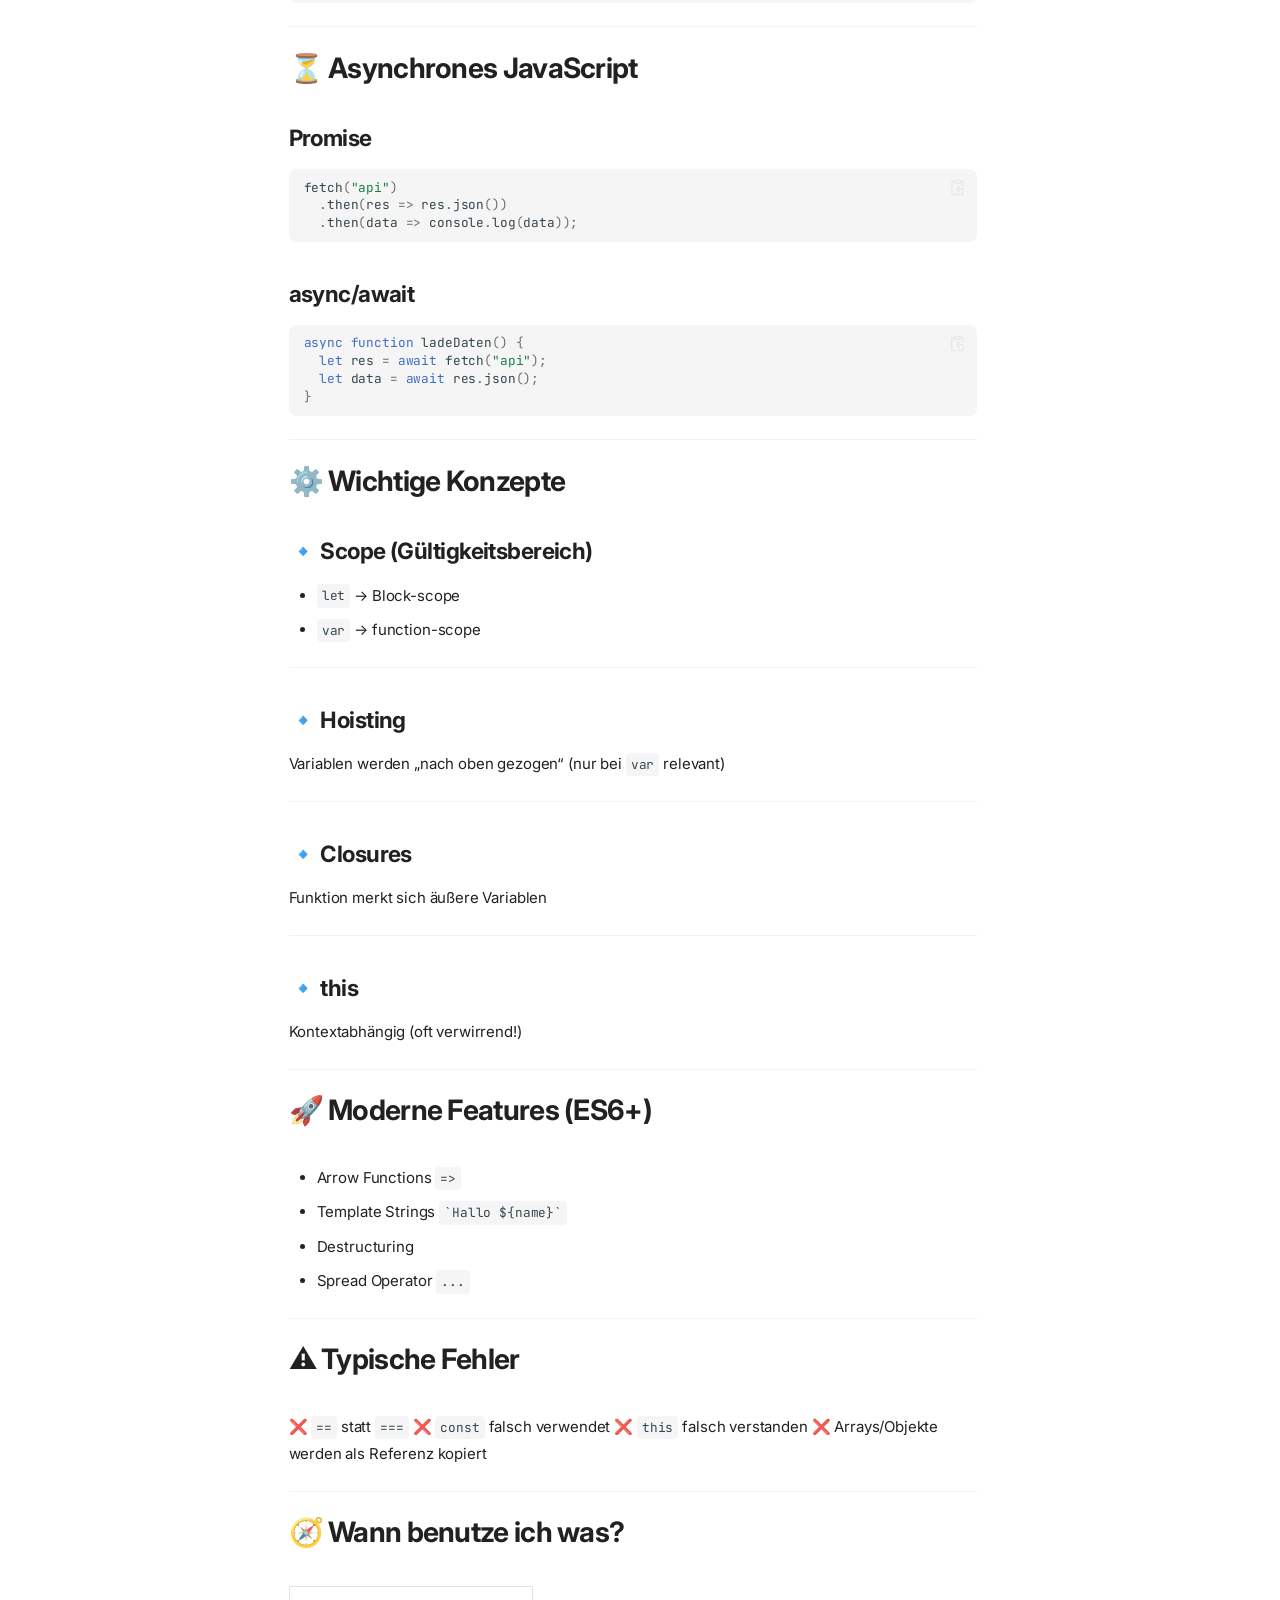
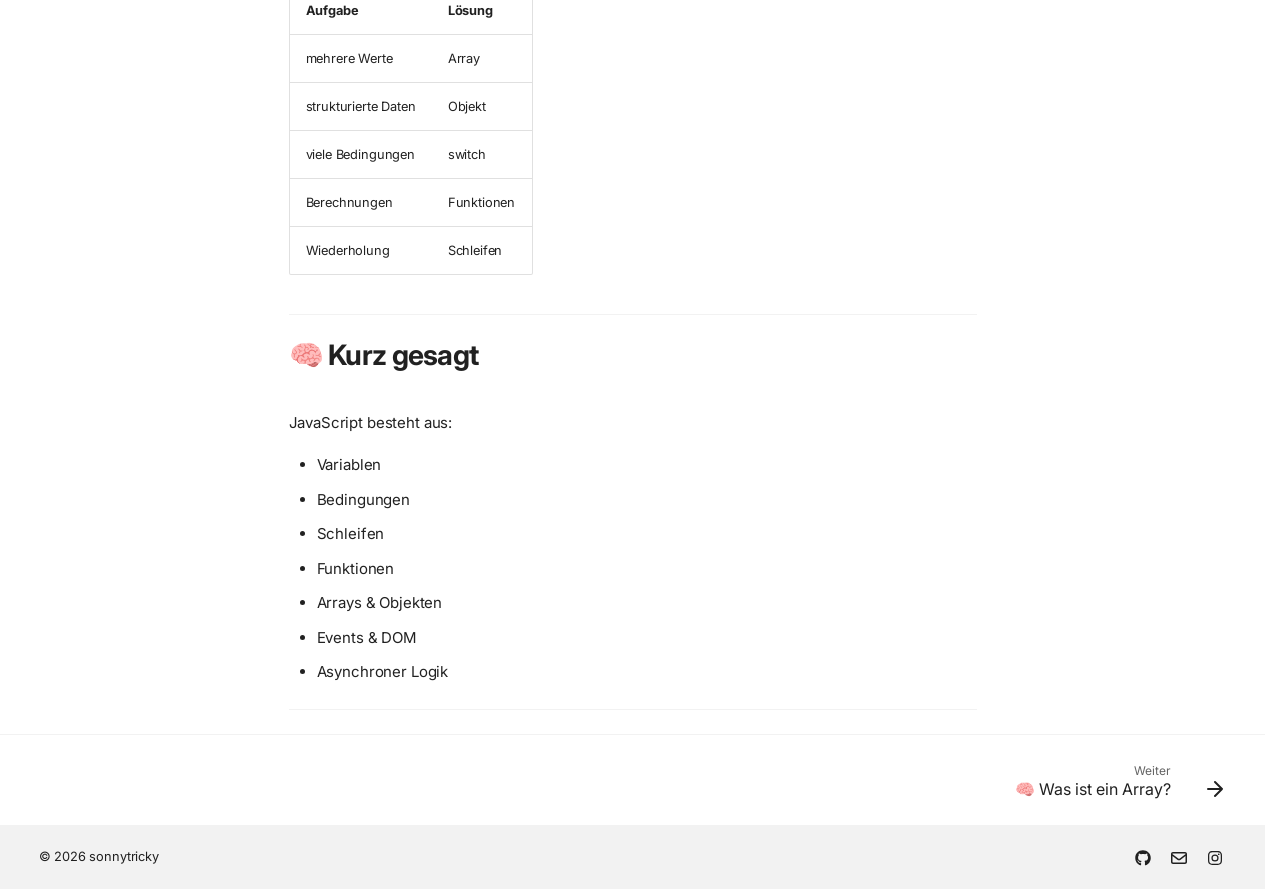
<file: JavaScript/index.html>
<!doctype html>
<html lang="de" class="no-js">
  <head>
    
      <meta charset="utf-8">
      <meta name="viewport" content="width=device-width,initial-scale=1">
      
      
        <meta name="author" content="sonnytricky">
      
      
      
      
        <link rel="next" href="./Array/">
      
      
        
      
      
      <link rel="icon" href="../images/cheatsheets-logo-favicon.png">
      <meta name="generator" content="zensical-0.0.32">
    
    
      
        <title>📘 JavaScript – Übersicht - cheatsheets</title>
      
    
    
      
        
      
      <link rel="stylesheet" href="../assets/stylesheets/modern/main.53a7feaf.min.css">
      
        
          
        
        <link rel="stylesheet" href="../assets/stylesheets/modern/palette.dfe2e883.min.css">
      
      


    
    
      
    
    
      
        
        
        <link rel="preconnect" href="https://fonts.gstatic.com" crossorigin>
        <link rel="stylesheet" href="https://fonts.googleapis.com/css?family=Inter:300,300i,400,400i,500,500i,700,700i%7CJetBrains+Mono:400,400i,700,700i&display=fallback">
        <style>:root{--md-text-font:"Inter";--md-code-font:"JetBrains Mono"}</style>
      
    
    
      <link rel="stylesheet" href="../stylesheets/extra.css">
    
    <script>__md_scope=new URL("..",location),__md_hash=e=>[...e].reduce(((e,t)=>(e<<5)-e+t.charCodeAt(0)),0),__md_get=(e,t=localStorage,a=__md_scope)=>JSON.parse(t.getItem(a.pathname+"."+e)),__md_set=(e,t,a=localStorage,_=__md_scope)=>{try{a.setItem(_.pathname+"."+e,JSON.stringify(t))}catch(e){}},document.documentElement.setAttribute("data-platform",navigator.platform)</script>
    
      

    
    
  </head>
  
  
    
    
      
    
    
    
    
    <body dir="ltr" data-md-color-scheme="default" data-md-color-primary="indigo" data-md-color-accent="indigo">
  
    
    <input class="md-toggle" data-md-toggle="drawer" type="checkbox" id="__drawer" autocomplete="off">
    <input class="md-toggle" data-md-toggle="search" type="checkbox" id="__search" autocomplete="off">
    <label class="md-overlay" for="__drawer" aria-label="Navigation"></label>
    <div data-md-component="skip">
      
        
        <a href="#javascript-ubersicht" class="md-skip">
          Zum Inhalt
        </a>
      
    </div>
    <div data-md-component="announce">
      
    </div>
    
    
      

  

<header class="md-header md-header--shadow md-header--lifted" data-md-component="header">
  <nav class="md-header__inner md-grid" aria-label="Kopfzeile">
    <a href="./.." title="cheatsheets" class="md-header__button md-logo" aria-label="cheatsheets" data-md-component="logo">
      
  <img src="../assets/cheatsheets-logo.png" alt="cheatsheets">

    </a>
    <label class="md-header__button md-icon" for="__drawer" aria-label="Navigation">
      
      <svg xmlns="http://www.w3.org/2000/svg" fill="none" stroke="currentColor" stroke-linecap="round" stroke-linejoin="round" stroke-width="2" class="lucide lucide-menu" viewBox="0 0 24 24"><path d="M4 5h16M4 12h16M4 19h16"/></svg>
    </label>
    <div class="md-header__title" data-md-component="header-title">
      <div class="md-header__ellipsis">
        <div class="md-header__topic">
          <span class="md-ellipsis">
            cheatsheets
          </span>
        </div>
        <div class="md-header__topic" data-md-component="header-topic">
          <span class="md-ellipsis">
            
              📘 JavaScript – Übersicht
            
          </span>
        </div>
      </div>
    </div>
    
      
        <form class="md-header__option" data-md-component="palette">
  
    
    
    
    <input class="md-option" data-md-color-media="none" data-md-color-scheme="default" data-md-color-primary="indigo" data-md-color-accent="indigo"  aria-label="Switch to dark mode"  type="radio" name="__palette" id="__palette_0">
    
      <label class="md-header__button md-icon" title="Switch to dark mode" for="__palette_1" hidden>
        <svg xmlns="http://www.w3.org/2000/svg" fill="none" stroke="currentColor" stroke-linecap="round" stroke-linejoin="round" stroke-width="2" class="lucide lucide-sun" viewBox="0 0 24 24"><circle cx="12" cy="12" r="4"/><path d="M12 2v2M12 20v2M4.93 4.93l1.41 1.41M17.66 17.66l1.41 1.41M2 12h2M20 12h2M6.34 17.66l-1.41 1.41M19.07 4.93l-1.41 1.41"/></svg>
      </label>
    
  
    
    
    
    <input class="md-option" data-md-color-media="none" data-md-color-scheme="slate" data-md-color-primary="indigo" data-md-color-accent="orange"  aria-label="Switch to light mode"  type="radio" name="__palette" id="__palette_1">
    
      <label class="md-header__button md-icon" title="Switch to light mode" for="__palette_0" hidden>
        <svg xmlns="http://www.w3.org/2000/svg" fill="none" stroke="currentColor" stroke-linecap="round" stroke-linejoin="round" stroke-width="2" class="lucide lucide-moon" viewBox="0 0 24 24"><path d="M20.985 12.486a9 9 0 1 1-9.473-9.472c.405-.022.617.46.402.803a6 6 0 0 0 8.268 8.268c.344-.215.825-.004.803.401"/></svg>
      </label>
    
  
</form>
      
    
    
      <script>var palette=__md_get("__palette");if(palette&&palette.color){if("(prefers-color-scheme)"===palette.color.media){var media=matchMedia("(prefers-color-scheme: light)"),input=document.querySelector(media.matches?"[data-md-color-media='(prefers-color-scheme: light)']":"[data-md-color-media='(prefers-color-scheme: dark)']");palette.color.media=input.getAttribute("data-md-color-media"),palette.color.scheme=input.getAttribute("data-md-color-scheme"),palette.color.primary=input.getAttribute("data-md-color-primary"),palette.color.accent=input.getAttribute("data-md-color-accent")}for(var[key,value]of Object.entries(palette.color))document.body.setAttribute("data-md-color-"+key,value)}</script>
    
    
    
      
      
        <label class="md-header__button md-icon" for="__search" aria-label="Suche">
          
          <svg xmlns="http://www.w3.org/2000/svg" fill="none" stroke="currentColor" stroke-linecap="round" stroke-linejoin="round" stroke-width="2" class="lucide lucide-search" viewBox="0 0 24 24"><path d="m21 21-4.34-4.34"/><circle cx="11" cy="11" r="8"/></svg>
        </label>
        <div class="md-search" data-md-component="search" role="dialog" aria-label="Suche">
  <button type="button" class="md-search__button">
    Suche
  </button>
</div>
      
    
    <div class="md-header__source">
      
        <a href="https://github.com/sonnytricky/cheatsheets" title="Zum Repository" class="md-source" data-md-component="source">
  <div class="md-source__icon md-icon">
    
    <svg xmlns="http://www.w3.org/2000/svg" viewBox="0 0 448 512"><!--! Font Awesome Free 7.2.0 by @fontawesome - https://fontawesome.com License - https://fontawesome.com/license/free (Icons: CC BY 4.0, Fonts: SIL OFL 1.1, Code: MIT License) Copyright 2026 Fonticons, Inc.--><path fill="currentColor" d="M439.6 236.1 244 40.5c-5.4-5.5-12.8-8.5-20.4-8.5s-15 3-20.4 8.4L162.5 81l51.5 51.5c27.1-9.1 52.7 16.8 43.4 43.7l49.7 49.7c34.2-11.8 61.2 31 35.5 56.7-26.5 26.5-70.2-2.9-56-37.3L240.3 199v121.9c25.3 12.5 22.3 41.8 9.1 55-6.4 6.4-15.2 10.1-24.3 10.1s-17.8-3.6-24.3-10.1c-17.6-17.6-11.1-46.9 11.2-56v-123c-20.8-8.5-24.6-30.7-18.6-45L142.6 101 8.5 235.1C3 240.6 0 247.9 0 255.5s3 15 8.5 20.4l195.6 195.7c5.4 5.4 12.7 8.4 20.4 8.4s15-3 20.4-8.4l194.7-194.7c5.4-5.4 8.4-12.8 8.4-20.4s-3-15-8.4-20.4"/></svg>
  </div>
  <div class="md-source__repository">
    sonnytricky/cheatsheets
  </div>
</a>
      
    </div>
  </nav>
  
    
      
<nav class="md-tabs" aria-label="Hauptnavigation" data-md-component="tabs">
  <div class="md-grid">
    <ul class="md-tabs__list">
      
        
  
  
  
    
  
  
    
    
      <li class="md-tabs__item md-tabs__item--active">
        <a href="././" class="md-tabs__link">
          
  
  JavaScript

        </a>
      </li>
    
  

      
        
  
  
  
  
    
    
      <li class="md-tabs__item">
        <a href="../git/" class="md-tabs__link">
          
  
  GIT

        </a>
      </li>
    
  

      
        
  
  
  
  
    <li class="md-tabs__item">
      <a href="../markdown/markdown/" class="md-tabs__link">
        
  
  Markdown

      </a>
    </li>
  

      
        
  
  
  
  
    
    
      <li class="md-tabs__item">
        <a href="../examples/" class="md-tabs__link">
          
  
  Examples

        </a>
      </li>
    
  

      
    </ul>
  </div>
</nav>
    
  
</header>
    
    <div class="md-container" data-md-component="container">
      
      
        
      
      <main class="md-main" data-md-component="main">
        <div class="md-main__inner md-grid">
          
            
              
              <div class="md-sidebar md-sidebar--primary" data-md-component="sidebar" data-md-type="navigation" >
                <div class="md-sidebar__scrollwrap">
                  <div class="md-sidebar__inner">
                    


  


<nav class="md-nav md-nav--primary md-nav--lifted" aria-label="Navigation" data-md-level="0">
  <label class="md-nav__title" for="__drawer">
    <a href="./.." title="cheatsheets" class="md-nav__button md-logo" aria-label="cheatsheets" data-md-component="logo">
      
  <img src="../assets/cheatsheets-logo.png" alt="cheatsheets">

    </a>
    cheatsheets
  </label>
  
    <div class="md-nav__source">
      <a href="https://github.com/sonnytricky/cheatsheets" title="Zum Repository" class="md-source" data-md-component="source">
  <div class="md-source__icon md-icon">
    
    <svg xmlns="http://www.w3.org/2000/svg" viewBox="0 0 448 512"><!--! Font Awesome Free 7.2.0 by @fontawesome - https://fontawesome.com License - https://fontawesome.com/license/free (Icons: CC BY 4.0, Fonts: SIL OFL 1.1, Code: MIT License) Copyright 2026 Fonticons, Inc.--><path fill="currentColor" d="M439.6 236.1 244 40.5c-5.4-5.5-12.8-8.5-20.4-8.5s-15 3-20.4 8.4L162.5 81l51.5 51.5c27.1-9.1 52.7 16.8 43.4 43.7l49.7 49.7c34.2-11.8 61.2 31 35.5 56.7-26.5 26.5-70.2-2.9-56-37.3L240.3 199v121.9c25.3 12.5 22.3 41.8 9.1 55-6.4 6.4-15.2 10.1-24.3 10.1s-17.8-3.6-24.3-10.1c-17.6-17.6-11.1-46.9 11.2-56v-123c-20.8-8.5-24.6-30.7-18.6-45L142.6 101 8.5 235.1C3 240.6 0 247.9 0 255.5s3 15 8.5 20.4l195.6 195.7c5.4 5.4 12.7 8.4 20.4 8.4s15-3 20.4-8.4l194.7-194.7c5.4-5.4 8.4-12.8 8.4-20.4s-3-15-8.4-20.4"/></svg>
  </div>
  <div class="md-source__repository">
    sonnytricky/cheatsheets
  </div>
</a>
    </div>
  
  <ul class="md-nav__list" data-md-scrollfix>
    
      
      
  
  
    
  
  
  
    
    
      
        
          
        
      
        
      
        
      
    
    
    
      
        
        
      
      
    
    
    <li class="md-nav__item md-nav__item--active md-nav__item--section md-nav__item--nested">
      
        
        
        <input class="md-nav__toggle md-toggle " type="checkbox" id="__nav_1" checked>
        
          
          <div class="md-nav__link md-nav__container">
            <a href="././" class="md-nav__link md-nav__link--active">
              
  
  
  <span class="md-ellipsis">
    
  
    JavaScript
  

    
  </span>
  
  

            </a>
            
              
              <label class="md-nav__link md-nav__link--active" for="__nav_1" id="__nav_1_label" tabindex="">
                <span class="md-nav__icon md-icon"></span>
              </label>
            
          </div>
        
        <nav class="md-nav" data-md-level="1" aria-labelledby="__nav_1_label" aria-expanded="true">
          <label class="md-nav__title" for="__nav_1">
            <span class="md-nav__icon md-icon"></span>
            
  
    JavaScript
  

          </label>
          <ul class="md-nav__list" data-md-scrollfix>
            
              
            
              
                
  
  
  
  
    <li class="md-nav__item">
      <a href="./Array/" class="md-nav__link">
        
  
  
  <span class="md-ellipsis">
    
  
    🧠 Was ist ein Array?
  

    
  </span>
  
  

      </a>
    </li>
  

              
            
              
                
  
  
  
  
    <li class="md-nav__item">
      <a href="./Switch/" class="md-nav__link">
        
  
  
  <span class="md-ellipsis">
    
  
    🧠 Was ist ein switch?
  

    
  </span>
  
  

      </a>
    </li>
  

              
            
          </ul>
        </nav>
      
    </li>
  

    
      
      
  
  
  
  
    
    
      
        
          
        
      
        
      
    
    
    
      
      
    
    
    <li class="md-nav__item md-nav__item--nested">
      
        
        
        <input class="md-nav__toggle md-toggle " type="checkbox" id="__nav_2" >
        
          
          <div class="md-nav__link md-nav__container">
            <a href="../git/" class="md-nav__link ">
              
  
  
    <svg xmlns="http://www.w3.org/2000/svg" viewBox="0 0 24 24"><path d="M23.546 10.93 13.067.452a1.55 1.55 0 0 0-2.188 0L8.708 2.627l2.76 2.76a1.838 1.838 0 0 1 2.327 2.341l2.658 2.66a1.838 1.838 0 0 1 1.9 3.039 1.837 1.837 0 0 1-2.6 0 1.85 1.85 0 0 1-.404-1.996L12.86 8.955v6.525c.176.086.342.203.488.348a1.85 1.85 0 0 1 0 2.6 1.844 1.844 0 0 1-2.609 0 1.834 1.834 0 0 1 0-2.598c.182-.18.387-.316.605-.406V8.835a1.834 1.834 0 0 1-.996-2.41L7.636 3.7.45 10.881c-.6.605-.6 1.584 0 2.189l10.48 10.477a1.545 1.545 0 0 0 2.186 0l10.43-10.43a1.544 1.544 0 0 0 0-2.187"/></svg>
  
  <span class="md-ellipsis">
    
  
    GIT
  

    
  </span>
  
  

            </a>
            
              
              <label class="md-nav__link " for="__nav_2" id="__nav_2_label" tabindex="0">
                <span class="md-nav__icon md-icon"></span>
              </label>
            
          </div>
        
        <nav class="md-nav" data-md-level="1" aria-labelledby="__nav_2_label" aria-expanded="false">
          <label class="md-nav__title" for="__nav_2">
            <span class="md-nav__icon md-icon"></span>
            
  
    GIT
  

          </label>
          <ul class="md-nav__list" data-md-scrollfix>
            
              
            
              
                
  
  
  
  
    <li class="md-nav__item">
      <a href="../git/Ordner_zur_Repo_machen/" class="md-nav__link">
        
  
  
  <span class="md-ellipsis">
    
  
    Ordner zur Repo machen
  

    
  </span>
  
  

      </a>
    </li>
  

              
            
          </ul>
        </nav>
      
    </li>
  

    
      
      
  
  
  
  
    <li class="md-nav__item">
      <a href="../markdown/markdown/" class="md-nav__link">
        
  
  
    <svg xmlns="http://www.w3.org/2000/svg" viewBox="0 0 24 24"><path d="M22.27 19.385H1.73A1.73 1.73 0 0 1 0 17.655V6.345a1.73 1.73 0 0 1 1.73-1.73h20.54A1.73 1.73 0 0 1 24 6.345v11.308a1.73 1.73 0 0 1-1.73 1.731zM5.769 15.923v-4.5l2.308 2.885 2.307-2.885v4.5h2.308V8.078h-2.308l-2.307 2.885-2.308-2.885H3.46v7.847zM21.232 12h-2.309V8.077h-2.307V12h-2.308l3.461 4.039z"/></svg>
  
  <span class="md-ellipsis">
    
  
    Markdown
  

    
  </span>
  
  
    
  
  
    <span class="md-status md-status--new"></span>
  

  

      </a>
    </li>
  

    
      
      
  
  
  
  
    
    
      
        
          
        
      
        
      
        
      
        
      
    
    
    
      
      
    
    
    <li class="md-nav__item md-nav__item--nested">
      
        
        
        <input class="md-nav__toggle md-toggle " type="checkbox" id="__nav_4" >
        
          
          <div class="md-nav__link md-nav__container">
            <a href="../examples/" class="md-nav__link ">
              
  
  
    <svg xmlns="http://www.w3.org/2000/svg" fill="none" stroke="currentColor" stroke-linecap="round" stroke-linejoin="round" stroke-width="2" class="lucide lucide-rocket" viewBox="0 0 24 24"><path d="M12 15v5s3.03-.55 4-2c1.08-1.62 0-5 0-5M4.5 16.5c-1.5 1.26-2 5-2 5s3.74-.5 5-2c.71-.84.7-2.13-.09-2.91a2.18 2.18 0 0 0-2.91-.09"/><path d="M9 12a22 22 0 0 1 2-3.95A12.88 12.88 0 0 1 22 2c0 2.72-.78 7.5-6 11a22.4 22.4 0 0 1-4 2z"/><path d="M9 12H4s.55-3.03 2-4c1.62-1.08 5 .05 5 .05"/></svg>
  
  <span class="md-ellipsis">
    
  
    Examples
  

    
  </span>
  
  

            </a>
            
              
              <label class="md-nav__link " for="__nav_4" id="__nav_4_label" tabindex="0">
                <span class="md-nav__icon md-icon"></span>
              </label>
            
          </div>
        
        <nav class="md-nav" data-md-level="1" aria-labelledby="__nav_4_label" aria-expanded="false">
          <label class="md-nav__title" for="__nav_4">
            <span class="md-nav__icon md-icon"></span>
            
  
    Examples
  

          </label>
          <ul class="md-nav__list" data-md-scrollfix>
            
              
            
              
                
  
  
  
  
    <li class="md-nav__item">
      <a href="../examples/Checkboxen/" class="md-nav__link">
        
  
  
    <svg xmlns="http://www.w3.org/2000/svg" viewBox="0 0 24 24"><path d="M6.544.12A6.553 6.553 0 0 0 0 6.664v10.674a6.55 6.55 0 0 0 6.544 6.542h10.912A6.55 6.55 0 0 0 24 17.338v-.831a2.193 2.193 0 0 0-4.388 0v.83c0 1.19-.967 2.157-2.156 2.157H6.544a2.16 2.16 0 0 1-2.158-2.156V6.748c0-1.19.969-2.16 2.158-2.16 3.843.004 7.814-.009 11.612.001.556.138.892.445 1.058.848.193.47.343 1.118-.404 1.748l-6.26 4.596-1.892-2.441a2.19 2.19 0 0 0-3.075-.391 2.19 2.19 0 0 0-.391 3.076l3.198 4.133a2.197 2.197 0 0 0 3.035.424l7.252-5.301a57 57 0 0 0 1.22-.977c2.106-1.926 2.517-4.393 1.627-6.553C22.603 1.51 20.268.12 17.435.12Z"/></svg>
  
  <span class="md-ellipsis">
    
  
    Checkboxen:
  

    
  </span>
  
  
    
  
  
    <span class="md-status md-status--new"></span>
  

  

      </a>
    </li>
  

              
            
              
                
  
  
  
  
    <li class="md-nav__item">
      <a href="../examples/Code-Bl%C3%B6cke/" class="md-nav__link">
        
  
  
    <svg xmlns="http://www.w3.org/2000/svg" viewBox="0 0 24 24"><path d="M9.825 17.527a.11.11 0 0 1-.107-.142l3.05-10.837a.11.11 0 0 1 .108-.081H14.2a.11.11 0 0 1 .107.141l-3.063 10.838a.11.11 0 0 1-.107.08H9.825Zm-2.146-2.732a.1.1 0 0 1-.079-.033l-2.667-2.704a.11.11 0 0 1 0-.156L7.6 9.211a.11.11 0 0 1 .08-.033h1.702c.1 0 .149.12.079.19l-2.534 2.534a.11.11 0 0 0 0 .157l2.535 2.546c.07.07.02.19-.079.19zm6.954 0a.111.111 0 0 1-.079-.19l2.525-2.546a.11.11 0 0 0 0-.157l-2.524-2.535a.111.111 0 0 1 .079-.19h1.692q.047.001.078.034l2.68 2.69a.11.11 0 0 1 0 .157l-2.68 2.704a.11.11 0 0 1-.078.033zM12 24C5.383 24 0 18.617 0 12S5.383 0 12 0s12 5.383 12 12-5.383 12-12 12m0-22.667C6.118 1.333 1.333 6.118 1.333 12S6.118 22.667 12 22.667 22.667 17.882 22.667 12 17.882 1.333 12 1.333"/></svg>
  
  <span class="md-ellipsis">
    
  
    Code-Blöcke:
  

    
  </span>
  
  

      </a>
    </li>
  

              
            
              
                
  
  
  
  
    <li class="md-nav__item">
      <a href="../examples/Notizen/" class="md-nav__link">
        
  
  
    <svg xmlns="http://www.w3.org/2000/svg" viewBox="0 0 24 24"><path d="M15 3H5A2 2 0 0 0 3 5V19A2 2 0 0 0 5 21H19A2 2 0 0 0 21 19V9L15 3M19 19H5V5H14V10H19M17 14H7V12H17M14 17H7V15H14" /></svg>
  
  <span class="md-ellipsis">
    
  
    Notizen:
  

    
  </span>
  
  

      </a>
    </li>
  

              
            
          </ul>
        </nav>
      
    </li>
  

    
  </ul>
</nav>
                  </div>
                </div>
              </div>
            
            
              
              <div class="md-sidebar md-sidebar--secondary" data-md-component="sidebar" data-md-type="toc" >
                <div class="md-sidebar__scrollwrap">
                  
                    
                    
                    
                      
                    
                    
                      <input class="md-nav__toggle md-toggle" type="checkbox" id="__toc">
                      <div class="md-sidebar-button__wrapper">
                        <label class="md-sidebar-button" for="__toc"></label>
                      </div>
                    
                  
                  <div class="md-sidebar__inner">
                    


<nav class="md-nav md-nav--secondary" aria-label="Inhaltsverzeichnis">
  
  
  
    
  
  
    <label class="md-nav__title" for="__toc">
      <span class="md-nav__icon md-icon"></span>
      Inhaltsverzeichnis
    </label>
    <ul class="md-nav__list" data-md-component="toc" data-md-scrollfix>
      
        <li class="md-nav__item">
  <a href="#was-ist-javascript" class="md-nav__link">
    <span class="md-ellipsis">
      
        🧠 Was ist JavaScript?
      
    </span>
  </a>
  
</li>
      
    </ul>
  
</nav>
                  </div>
                </div>
              </div>
            
          
          
            <div class="md-content" data-md-component="content">
              
                



  


  <nav class="md-path" aria-label="Navigation" >
    <ol class="md-path__list">
      
        
  
  
    <li class="md-path__item">
      <a href="./.." class="md-path__link">
        
  <span class="md-ellipsis">
    Get started
  </span>

      </a>
    </li>
  

      
      
        
  
  
    
    
      <li class="md-path__item">
        <a href="././" class="md-path__link">
          
  <span class="md-ellipsis">
    JavaScript
  </span>

        </a>
      </li>
    
  

      
    </ol>
  </nav>

              
              <article class="md-content__inner md-typeset">
                
                  
  
  
    
      
    
    <a href="https://github.com/sonnytricky/cheatsheets/raw/main/docs/JavaScript/index.md" title="Quellcode der Seite anzeigen" class="md-content__button md-icon">
      
      <svg xmlns="http://www.w3.org/2000/svg" fill="none" stroke="currentColor" stroke-linecap="round" stroke-linejoin="round" stroke-width="2" class="lucide lucide-file-code-2" viewBox="0 0 24 24"><path d="M4 12.15V4a2 2 0 0 1 2-2h8a2.4 2.4 0 0 1 1.706.706l3.588 3.588A2.4 2.4 0 0 1 20 8v12a2 2 0 0 1-2 2h-3.35"/><path d="M14 2v5a1 1 0 0 0 1 1h5M5 16l-3 3 3 3M9 22l3-3-3-3"/></svg>
    </a>
  


<h1 id="javascript-ubersicht">📘 JavaScript – Übersicht</h1>
<h2 id="was-ist-javascript">🧠 Was ist JavaScript?</h2>
<p>JavaScript ist eine <strong>Programmiersprache für das Web</strong>, mit der du:</p>
<ul>
<li>Webseiten <strong>interaktiv</strong> machen kannst</li>
<li>Logik im Browser ausführen kannst</li>
<li>auch <strong>Server (Node.js)</strong> programmieren kannst</li>
</ul>
<hr />
<h1 id="grundsyntax">🧱 Grundsyntax</h1>
<div class="language-javascript highlight"><pre><span></span><code><span id="__span-0-1"><a id="__codelineno-0-1" name="__codelineno-0-1" href="#__codelineno-0-1"></a><span class="kd">let</span><span class="w"> </span><span class="nx">name</span><span class="w"> </span><span class="o">=</span><span class="w"> </span><span class="s2">&quot;Max&quot;</span><span class="p">;</span>
</span><span id="__span-0-2"><a id="__codelineno-0-2" name="__codelineno-0-2" href="#__codelineno-0-2"></a><span class="kd">const</span><span class="w"> </span><span class="nx">alter</span><span class="w"> </span><span class="o">=</span><span class="w"> </span><span class="mf">20</span><span class="p">;</span>
</span><span id="__span-0-3"><a id="__codelineno-0-3" name="__codelineno-0-3" href="#__codelineno-0-3"></a>
</span><span id="__span-0-4"><a id="__codelineno-0-4" name="__codelineno-0-4" href="#__codelineno-0-4"></a><span class="nx">console</span><span class="p">.</span><span class="nx">log</span><span class="p">(</span><span class="nx">name</span><span class="p">);</span>
</span></code></pre></div>
<p>👉 <code>let</code> = veränderbar
👉 <code>const</code> = konstant</p>
<hr />
<h1 id="datentypen">🔢 Datentypen</h1>
<h2 id="primitive-typen">Primitive Typen:</h2>
<div class="language-javascript highlight"><pre><span></span><code><span id="__span-1-1"><a id="__codelineno-1-1" name="__codelineno-1-1" href="#__codelineno-1-1"></a><span class="kd">let</span><span class="w"> </span><span class="nx">text</span><span class="w"> </span><span class="o">=</span><span class="w"> </span><span class="s2">&quot;Hallo&quot;</span><span class="p">;</span><span class="w">   </span><span class="c1">// String</span>
</span><span id="__span-1-2"><a id="__codelineno-1-2" name="__codelineno-1-2" href="#__codelineno-1-2"></a><span class="kd">let</span><span class="w"> </span><span class="nx">zahl</span><span class="w"> </span><span class="o">=</span><span class="w"> </span><span class="mf">42</span><span class="p">;</span><span class="w">        </span><span class="c1">// Number</span>
</span><span id="__span-1-3"><a id="__codelineno-1-3" name="__codelineno-1-3" href="#__codelineno-1-3"></a><span class="kd">let</span><span class="w"> </span><span class="nx">bool</span><span class="w"> </span><span class="o">=</span><span class="w"> </span><span class="kc">true</span><span class="p">;</span><span class="w">      </span><span class="c1">// Boolean</span>
</span><span id="__span-1-4"><a id="__codelineno-1-4" name="__codelineno-1-4" href="#__codelineno-1-4"></a><span class="kd">let</span><span class="w"> </span><span class="nx">nix</span><span class="w"> </span><span class="o">=</span><span class="w"> </span><span class="kc">null</span><span class="p">;</span><span class="w">       </span><span class="c1">// Null</span>
</span><span id="__span-1-5"><a id="__codelineno-1-5" name="__codelineno-1-5" href="#__codelineno-1-5"></a><span class="kd">let</span><span class="w"> </span><span class="nx">undef</span><span class="p">;</span><span class="w">            </span><span class="c1">// Undefined</span>
</span></code></pre></div>
<hr />
<h2 id="komplexe-typen">Komplexe Typen:</h2>
<div class="language-javascript highlight"><pre><span></span><code><span id="__span-2-1"><a id="__codelineno-2-1" name="__codelineno-2-1" href="#__codelineno-2-1"></a><span class="kd">let</span><span class="w"> </span><span class="nx">arr</span><span class="w"> </span><span class="o">=</span><span class="w"> </span><span class="p">[</span><span class="mf">1</span><span class="p">,</span><span class="w"> </span><span class="mf">2</span><span class="p">,</span><span class="w"> </span><span class="mf">3</span><span class="p">];</span><span class="w">        </span><span class="c1">// Array</span>
</span><span id="__span-2-2"><a id="__codelineno-2-2" name="__codelineno-2-2" href="#__codelineno-2-2"></a><span class="kd">let</span><span class="w"> </span><span class="nx">obj</span><span class="w"> </span><span class="o">=</span><span class="w"> </span><span class="p">{</span><span class="nx">name</span><span class="o">:</span><span class="w"> </span><span class="s2">&quot;Max&quot;</span><span class="p">};</span><span class="w">    </span><span class="c1">// Objekt</span>
</span></code></pre></div>
<hr />
<h1 id="bedingungen">🔀 Bedingungen</h1>
<div class="language-javascript highlight"><pre><span></span><code><span id="__span-3-1"><a id="__codelineno-3-1" name="__codelineno-3-1" href="#__codelineno-3-1"></a><span class="k">if</span><span class="w"> </span><span class="p">(</span><span class="nx">alter</span><span class="w"> </span><span class="o">&gt;=</span><span class="w"> </span><span class="mf">18</span><span class="p">)</span><span class="w"> </span><span class="p">{</span>
</span><span id="__span-3-2"><a id="__codelineno-3-2" name="__codelineno-3-2" href="#__codelineno-3-2"></a><span class="w">  </span><span class="nx">console</span><span class="p">.</span><span class="nx">log</span><span class="p">(</span><span class="s2">&quot;Erwachsen&quot;</span><span class="p">);</span>
</span><span id="__span-3-3"><a id="__codelineno-3-3" name="__codelineno-3-3" href="#__codelineno-3-3"></a><span class="p">}</span><span class="w"> </span><span class="k">else</span><span class="w"> </span><span class="p">{</span>
</span><span id="__span-3-4"><a id="__codelineno-3-4" name="__codelineno-3-4" href="#__codelineno-3-4"></a><span class="w">  </span><span class="nx">console</span><span class="p">.</span><span class="nx">log</span><span class="p">(</span><span class="s2">&quot;Minderjährig&quot;</span><span class="p">);</span>
</span><span id="__span-3-5"><a id="__codelineno-3-5" name="__codelineno-3-5" href="#__codelineno-3-5"></a><span class="p">}</span>
</span></code></pre></div>
<p>👉 Alternative: <code>switch</code></p>
<hr />
<h1 id="schleifen">🔁 Schleifen</h1>
<h2 id="for-schleife">for-Schleife</h2>
<div class="language-javascript highlight"><pre><span></span><code><span id="__span-4-1"><a id="__codelineno-4-1" name="__codelineno-4-1" href="#__codelineno-4-1"></a><span class="k">for</span><span class="w"> </span><span class="p">(</span><span class="kd">let</span><span class="w"> </span><span class="nx">i</span><span class="w"> </span><span class="o">=</span><span class="w"> </span><span class="mf">0</span><span class="p">;</span><span class="w"> </span><span class="nx">i</span><span class="w"> </span><span class="o">&lt;</span><span class="w"> </span><span class="mf">5</span><span class="p">;</span><span class="w"> </span><span class="nx">i</span><span class="o">++</span><span class="p">)</span><span class="w"> </span><span class="p">{</span>
</span><span id="__span-4-2"><a id="__codelineno-4-2" name="__codelineno-4-2" href="#__codelineno-4-2"></a><span class="w">  </span><span class="nx">console</span><span class="p">.</span><span class="nx">log</span><span class="p">(</span><span class="nx">i</span><span class="p">);</span>
</span><span id="__span-4-3"><a id="__codelineno-4-3" name="__codelineno-4-3" href="#__codelineno-4-3"></a><span class="p">}</span>
</span></code></pre></div>
<h2 id="while-schleife">while-Schleife</h2>
<div class="language-javascript highlight"><pre><span></span><code><span id="__span-5-1"><a id="__codelineno-5-1" name="__codelineno-5-1" href="#__codelineno-5-1"></a><span class="k">while</span><span class="w"> </span><span class="p">(</span><span class="nx">i</span><span class="w"> </span><span class="o">&lt;</span><span class="w"> </span><span class="mf">5</span><span class="p">)</span><span class="w"> </span><span class="p">{</span>
</span><span id="__span-5-2"><a id="__codelineno-5-2" name="__codelineno-5-2" href="#__codelineno-5-2"></a><span class="w">  </span><span class="nx">i</span><span class="o">++</span><span class="p">;</span>
</span><span id="__span-5-3"><a id="__codelineno-5-3" name="__codelineno-5-3" href="#__codelineno-5-3"></a><span class="p">}</span>
</span></code></pre></div>
<hr />
<h1 id="funktionen">📦 Funktionen</h1>
<div class="language-javascript highlight"><pre><span></span><code><span id="__span-6-1"><a id="__codelineno-6-1" name="__codelineno-6-1" href="#__codelineno-6-1"></a><span class="kd">function</span><span class="w"> </span><span class="nx">begruessung</span><span class="p">(</span><span class="nx">name</span><span class="p">)</span><span class="w"> </span><span class="p">{</span>
</span><span id="__span-6-2"><a id="__codelineno-6-2" name="__codelineno-6-2" href="#__codelineno-6-2"></a><span class="w">  </span><span class="k">return</span><span class="w"> </span><span class="s2">&quot;Hallo &quot;</span><span class="w"> </span><span class="o">+</span><span class="w"> </span><span class="nx">name</span><span class="p">;</span>
</span><span id="__span-6-3"><a id="__codelineno-6-3" name="__codelineno-6-3" href="#__codelineno-6-3"></a><span class="p">}</span>
</span></code></pre></div>
<p>👉 Moderne Schreibweise:</p>
<div class="language-javascript highlight"><pre><span></span><code><span id="__span-7-1"><a id="__codelineno-7-1" name="__codelineno-7-1" href="#__codelineno-7-1"></a><span class="kd">const</span><span class="w"> </span><span class="nx">fn</span><span class="w"> </span><span class="o">=</span><span class="w"> </span><span class="p">(</span><span class="nx">name</span><span class="p">)</span><span class="w"> </span><span class="p">=&gt;</span><span class="w"> </span><span class="s2">&quot;Hallo &quot;</span><span class="w"> </span><span class="o">+</span><span class="w"> </span><span class="nx">name</span><span class="p">;</span>
</span></code></pre></div>
<hr />
<h1 id="arrays">📚 Arrays</h1>
<div class="language-javascript highlight"><pre><span></span><code><span id="__span-8-1"><a id="__codelineno-8-1" name="__codelineno-8-1" href="#__codelineno-8-1"></a><span class="kd">let</span><span class="w"> </span><span class="nx">zahlen</span><span class="w"> </span><span class="o">=</span><span class="w"> </span><span class="p">[</span><span class="mf">1</span><span class="p">,</span><span class="w"> </span><span class="mf">2</span><span class="p">,</span><span class="w"> </span><span class="mf">3</span><span class="p">];</span>
</span><span id="__span-8-2"><a id="__codelineno-8-2" name="__codelineno-8-2" href="#__codelineno-8-2"></a>
</span><span id="__span-8-3"><a id="__codelineno-8-3" name="__codelineno-8-3" href="#__codelineno-8-3"></a><span class="nx">zahlen</span><span class="p">.</span><span class="nx">push</span><span class="p">(</span><span class="mf">4</span><span class="p">);</span><span class="w">   </span><span class="c1">// hinzufügen</span>
</span><span id="__span-8-4"><a id="__codelineno-8-4" name="__codelineno-8-4" href="#__codelineno-8-4"></a><span class="nx">zahlen</span><span class="p">.</span><span class="nx">pop</span><span class="p">();</span><span class="w">     </span><span class="c1">// entfernen</span>
</span></code></pre></div>
<p>👉 wichtige Methoden:</p>
<ul>
<li><code>map()</code></li>
<li><code>filter()</code></li>
<li><code>reduce()</code></li>
</ul>
<hr />
<h1 id="objekte">🧩 Objekte</h1>
<div class="language-javascript highlight"><pre><span></span><code><span id="__span-9-1"><a id="__codelineno-9-1" name="__codelineno-9-1" href="#__codelineno-9-1"></a><span class="kd">let</span><span class="w"> </span><span class="nx">person</span><span class="w"> </span><span class="o">=</span><span class="w"> </span><span class="p">{</span>
</span><span id="__span-9-2"><a id="__codelineno-9-2" name="__codelineno-9-2" href="#__codelineno-9-2"></a><span class="w">  </span><span class="nx">name</span><span class="o">:</span><span class="w"> </span><span class="s2">&quot;Anna&quot;</span><span class="p">,</span>
</span><span id="__span-9-3"><a id="__codelineno-9-3" name="__codelineno-9-3" href="#__codelineno-9-3"></a><span class="w">  </span><span class="nx">alter</span><span class="o">:</span><span class="w"> </span><span class="mf">25</span>
</span><span id="__span-9-4"><a id="__codelineno-9-4" name="__codelineno-9-4" href="#__codelineno-9-4"></a><span class="p">};</span>
</span><span id="__span-9-5"><a id="__codelineno-9-5" name="__codelineno-9-5" href="#__codelineno-9-5"></a>
</span><span id="__span-9-6"><a id="__codelineno-9-6" name="__codelineno-9-6" href="#__codelineno-9-6"></a><span class="nx">console</span><span class="p">.</span><span class="nx">log</span><span class="p">(</span><span class="nx">person</span><span class="p">.</span><span class="nx">name</span><span class="p">);</span>
</span></code></pre></div>
<hr />
<h1 id="dom-webseiten-steuern">🌐 DOM (Webseiten steuern)</h1>
<div class="language-javascript highlight"><pre><span></span><code><span id="__span-10-1"><a id="__codelineno-10-1" name="__codelineno-10-1" href="#__codelineno-10-1"></a><span class="nb">document</span><span class="p">.</span><span class="nx">getElementById</span><span class="p">(</span><span class="s2">&quot;titel&quot;</span><span class="p">).</span><span class="nx">textContent</span><span class="w"> </span><span class="o">=</span><span class="w"> </span><span class="s2">&quot;Hallo!&quot;</span><span class="p">;</span>
</span></code></pre></div>
<p>👉 damit kannst du:</p>
<ul>
<li>Inhalte ändern</li>
<li>Events reagieren</li>
<li>Elemente erstellen</li>
</ul>
<hr />
<h1 id="events">🖱️ Events</h1>
<div class="language-javascript highlight"><pre><span></span><code><span id="__span-11-1"><a id="__codelineno-11-1" name="__codelineno-11-1" href="#__codelineno-11-1"></a><span class="nx">button</span><span class="p">.</span><span class="nx">addEventListener</span><span class="p">(</span><span class="s2">&quot;click&quot;</span><span class="p">,</span><span class="w"> </span><span class="p">()</span><span class="w"> </span><span class="p">=&gt;</span><span class="w"> </span><span class="p">{</span>
</span><span id="__span-11-2"><a id="__codelineno-11-2" name="__codelineno-11-2" href="#__codelineno-11-2"></a><span class="w">  </span><span class="nx">console</span><span class="p">.</span><span class="nx">log</span><span class="p">(</span><span class="s2">&quot;Geklickt!&quot;</span><span class="p">);</span>
</span><span id="__span-11-3"><a id="__codelineno-11-3" name="__codelineno-11-3" href="#__codelineno-11-3"></a><span class="p">});</span>
</span></code></pre></div>
<hr />
<h1 id="asynchrones-javascript">⏳ Asynchrones JavaScript</h1>
<h2 id="promise">Promise</h2>
<div class="language-javascript highlight"><pre><span></span><code><span id="__span-12-1"><a id="__codelineno-12-1" name="__codelineno-12-1" href="#__codelineno-12-1"></a><span class="nx">fetch</span><span class="p">(</span><span class="s2">&quot;api&quot;</span><span class="p">)</span>
</span><span id="__span-12-2"><a id="__codelineno-12-2" name="__codelineno-12-2" href="#__codelineno-12-2"></a><span class="w">  </span><span class="p">.</span><span class="nx">then</span><span class="p">(</span><span class="nx">res</span><span class="w"> </span><span class="p">=&gt;</span><span class="w"> </span><span class="nx">res</span><span class="p">.</span><span class="nx">json</span><span class="p">())</span>
</span><span id="__span-12-3"><a id="__codelineno-12-3" name="__codelineno-12-3" href="#__codelineno-12-3"></a><span class="w">  </span><span class="p">.</span><span class="nx">then</span><span class="p">(</span><span class="nx">data</span><span class="w"> </span><span class="p">=&gt;</span><span class="w"> </span><span class="nx">console</span><span class="p">.</span><span class="nx">log</span><span class="p">(</span><span class="nx">data</span><span class="p">));</span>
</span></code></pre></div>
<h2 id="asyncawait">async/await</h2>
<div class="language-javascript highlight"><pre><span></span><code><span id="__span-13-1"><a id="__codelineno-13-1" name="__codelineno-13-1" href="#__codelineno-13-1"></a><span class="k">async</span><span class="w"> </span><span class="kd">function</span><span class="w"> </span><span class="nx">ladeDaten</span><span class="p">()</span><span class="w"> </span><span class="p">{</span>
</span><span id="__span-13-2"><a id="__codelineno-13-2" name="__codelineno-13-2" href="#__codelineno-13-2"></a><span class="w">  </span><span class="kd">let</span><span class="w"> </span><span class="nx">res</span><span class="w"> </span><span class="o">=</span><span class="w"> </span><span class="k">await</span><span class="w"> </span><span class="nx">fetch</span><span class="p">(</span><span class="s2">&quot;api&quot;</span><span class="p">);</span>
</span><span id="__span-13-3"><a id="__codelineno-13-3" name="__codelineno-13-3" href="#__codelineno-13-3"></a><span class="w">  </span><span class="kd">let</span><span class="w"> </span><span class="nx">data</span><span class="w"> </span><span class="o">=</span><span class="w"> </span><span class="k">await</span><span class="w"> </span><span class="nx">res</span><span class="p">.</span><span class="nx">json</span><span class="p">();</span>
</span><span id="__span-13-4"><a id="__codelineno-13-4" name="__codelineno-13-4" href="#__codelineno-13-4"></a><span class="p">}</span>
</span></code></pre></div>
<hr />
<h1 id="wichtige-konzepte">⚙️ Wichtige Konzepte</h1>
<h2 id="scope-gultigkeitsbereich">🔹 Scope (Gültigkeitsbereich)</h2>
<ul>
<li><code>let</code> → Block-scope</li>
<li><code>var</code> → function-scope</li>
</ul>
<hr />
<h2 id="hoisting">🔹 Hoisting</h2>
<p>Variablen werden „nach oben gezogen“ (nur bei <code>var</code> relevant)</p>
<hr />
<h2 id="closures">🔹 Closures</h2>
<p>Funktion merkt sich äußere Variablen</p>
<hr />
<h2 id="this">🔹 this</h2>
<p>Kontextabhängig (oft verwirrend!)</p>
<hr />
<h1 id="moderne-features-es6">🚀 Moderne Features (ES6+)</h1>
<ul>
<li>Arrow Functions <code>=&gt;</code></li>
<li>Template Strings <code>`Hallo ${name}`</code></li>
<li>Destructuring</li>
<li>Spread Operator <code>...</code></li>
</ul>
<hr />
<h1 id="typische-fehler">⚠️ Typische Fehler</h1>
<p>❌ <code>==</code> statt <code>===</code>
❌ <code>const</code> falsch verwendet
❌ <code>this</code> falsch verstanden
❌ Arrays/Objekte werden als Referenz kopiert</p>
<hr />
<h1 id="wann-benutze-ich-was">🧭 Wann benutze ich was?</h1>
<table>
<thead>
<tr>
<th>Aufgabe</th>
<th>Lösung</th>
</tr>
</thead>
<tbody>
<tr>
<td>mehrere Werte</td>
<td>Array</td>
</tr>
<tr>
<td>strukturierte Daten</td>
<td>Objekt</td>
</tr>
<tr>
<td>viele Bedingungen</td>
<td>switch</td>
</tr>
<tr>
<td>Berechnungen</td>
<td>Funktionen</td>
</tr>
<tr>
<td>Wiederholung</td>
<td>Schleifen</td>
</tr>
</tbody>
</table>
<hr />
<h1 id="kurz-gesagt">🧠 Kurz gesagt</h1>
<p>JavaScript besteht aus:</p>
<ul>
<li>Variablen</li>
<li>Bedingungen</li>
<li>Schleifen</li>
<li>Funktionen</li>
<li>Arrays &amp; Objekten</li>
<li>Events &amp; DOM</li>
<li>Asynchroner Logik</li>
</ul>
<hr />














                
              </article>
            </div>
          
          
  <script>var tabs=__md_get("__tabs");if(Array.isArray(tabs))e:for(var set of document.querySelectorAll(".tabbed-set")){var labels=set.querySelector(".tabbed-labels");for(var tab of tabs)for(var label of labels.getElementsByTagName("label"))if(label.innerText.trim()===tab){var input=document.getElementById(label.htmlFor);input.checked=!0;continue e}}</script>

<script>var target=document.getElementById(location.hash.slice(1));target&&target.name&&(target.checked=target.name.startsWith("__tabbed_"))</script>
        </div>
        
          <button type="button" class="md-top md-icon" data-md-component="top" hidden>
  
  <svg xmlns="http://www.w3.org/2000/svg" fill="none" stroke="currentColor" stroke-linecap="round" stroke-linejoin="round" stroke-width="2" class="lucide lucide-circle-arrow-up" viewBox="0 0 24 24"><circle cx="12" cy="12" r="10"/><path d="m16 12-4-4-4 4M12 16V8"/></svg>
  Zurück zum Seitenanfang
</button>
        
      </main>
      
        <footer class="md-footer">
  
    
      
      <nav class="md-footer__inner md-grid" aria-label="Fußzeile" >
        
        
          
          <a href="./Array/" class="md-footer__link md-footer__link--next" aria-label="Weiter: 🧠 Was ist ein Array?">
            <div class="md-footer__title">
              <span class="md-footer__direction">
                Weiter
              </span>
              <div class="md-ellipsis">
                🧠 Was ist ein Array?
              </div>
            </div>
            <div class="md-footer__button md-icon">
              
              <svg xmlns="http://www.w3.org/2000/svg" fill="none" stroke="currentColor" stroke-linecap="round" stroke-linejoin="round" stroke-width="2" class="lucide lucide-arrow-right" viewBox="0 0 24 24"><path d="M5 12h14M12 5l7 7-7 7"/></svg>
            </div>
          </a>
        
      </nav>
    
  
  <div class="md-footer-meta md-typeset">
    <div class="md-footer-meta__inner md-grid">
      <div class="md-copyright">
  
    <div class="md-copyright__highlight">
      © 2026 sonnytricky
    </div>
  
  
</div>
      
        
<div class="md-social">
  
    
    
    
    
    <a href="https://github.com/sonnytricky" target="_blank" rel="noopener" title="sonnytricky on GitHub" class="md-social__link">
      <svg xmlns="http://www.w3.org/2000/svg" viewBox="0 0 512 512"><!--! Font Awesome Free 7.2.0 by @fontawesome - https://fontawesome.com License - https://fontawesome.com/license/free (Icons: CC BY 4.0, Fonts: SIL OFL 1.1, Code: MIT License) Copyright 2026 Fonticons, Inc.--><path fill="currentColor" d="M173.9 397.4c0 2-2.3 3.6-5.2 3.6-3.3.3-5.6-1.3-5.6-3.6 0-2 2.3-3.6 5.2-3.6 3-.3 5.6 1.3 5.6 3.6m-31.1-4.5c-.7 2 1.3 4.3 4.3 4.9 2.6 1 5.6 0 6.2-2s-1.3-4.3-4.3-5.2c-2.6-.7-5.5.3-6.2 2.3m44.2-1.7c-2.9.7-4.9 2.6-4.6 4.9.3 2 2.9 3.3 5.9 2.6 2.9-.7 4.9-2.6 4.6-4.6-.3-1.9-3-3.2-5.9-2.9M252.8 8C114.1 8 8 113.3 8 252c0 110.9 69.8 205.8 169.5 239.2 12.8 2.3 17.3-5.6 17.3-12.1 0-6.2-.3-40.4-.3-61.4 0 0-70 15-84.7-29.8 0 0-11.4-29.1-27.8-36.6 0 0-22.9-15.7 1.6-15.4 0 0 24.9 2 38.6 25.8 21.9 38.6 58.6 27.5 72.9 20.9 2.3-16 8.8-27.1 16-33.7-55.9-6.2-112.3-14.3-112.3-110.5 0-27.5 7.6-41.3 23.6-58.9-2.6-6.5-11.1-33.3 2.6-67.9 20.9-6.5 69 27 69 27 20-5.6 41.5-8.5 62.8-8.5s42.8 2.9 62.8 8.5c0 0 48.1-33.6 69-27 13.7 34.7 5.2 61.4 2.6 67.9 16 17.7 25.8 31.5 25.8 58.9 0 96.5-58.9 104.2-114.8 110.5 9.2 7.9 17 22.9 17 46.4 0 33.7-.3 75.4-.3 83.6 0 6.5 4.6 14.4 17.3 12.1C436.2 457.8 504 362.9 504 252 504 113.3 391.5 8 252.8 8M105.2 352.9c-1.3 1-1 3.3.7 5.2 1.6 1.6 3.9 2.3 5.2 1 1.3-1 1-3.3-.7-5.2-1.6-1.6-3.9-2.3-5.2-1m-10.8-8.1c-.7 1.3.3 2.9 2.3 3.9 1.6 1 3.6.7 4.3-.7.7-1.3-.3-2.9-2.3-3.9-2-.6-3.6-.3-4.3.7m32.4 35.6c-1.6 1.3-1 4.3 1.3 6.2 2.3 2.3 5.2 2.6 6.5 1 1.3-1.3.7-4.3-1.3-6.2-2.2-2.3-5.2-2.6-6.5-1m-11.4-14.7c-1.6 1-1.6 3.6 0 5.9s4.3 3.3 5.6 2.3c1.6-1.3 1.6-3.9 0-6.2-1.4-2.3-4-3.3-5.6-2"/></svg>
    </a>
  
    
    
    
    
    <a href="mailto:<sonnytricky@gmail.com>" target="_blank" rel="noopener" title="sonnytricky@gmail.com" class="md-social__link">
      <svg xmlns="http://www.w3.org/2000/svg" viewBox="0 0 512 512"><!--! Font Awesome Free 7.2.0 by @fontawesome - https://fontawesome.com License - https://fontawesome.com/license/free (Icons: CC BY 4.0, Fonts: SIL OFL 1.1, Code: MIT License) Copyright 2026 Fonticons, Inc.--><path fill="currentColor" d="M61.4 64C27.5 64 0 91.5 0 125.4c0 .9 0 1.7.1 2.6H0v256c0 35.3 28.7 64 64 64h384c35.3 0 64-28.7 64-64V128h-.1c0-.9.1-1.7.1-2.6 0-33.9-27.5-61.4-61.4-61.4zM464 192.3V384c0 8.8-7.2 16-16 16H64c-8.8 0-16-7.2-16-16V192.3l154.8 117.4c31.4 23.9 74.9 23.9 106.4 0zM48 125.4c0-7.4 6-13.4 13.4-13.4h389.2c7.4 0 13.4 6 13.4 13.4 0 4.2-2 8.2-5.3 10.7L280.2 271.5c-14.3 10.8-34.1 10.8-48.4 0L53.3 136.1c-3.3-2.5-5.3-6.5-5.3-10.7"/></svg>
    </a>
  
    
    
    
    
    <a href="https://www.instagram.com/sonnytricky/" target="_blank" rel="noopener" title="sonnytricky on Instagram" class="md-social__link">
      <svg xmlns="http://www.w3.org/2000/svg" viewBox="0 0 448 512"><!--! Font Awesome Free 7.2.0 by @fontawesome - https://fontawesome.com License - https://fontawesome.com/license/free (Icons: CC BY 4.0, Fonts: SIL OFL 1.1, Code: MIT License) Copyright 2026 Fonticons, Inc.--><path fill="currentColor" d="M224.3 141a115 115 0 1 0-.6 230 115 115 0 1 0 .6-230m-.6 40.4a74.6 74.6 0 1 1 .6 149.2 74.6 74.6 0 1 1-.6-149.2m93.4-45.1a26.8 26.8 0 1 1 53.6 0 26.8 26.8 0 1 1-53.6 0m129.7 27.2c-1.7-35.9-9.9-67.7-36.2-93.9-26.2-26.2-58-34.4-93.9-36.2-37-2.1-147.9-2.1-184.9 0-35.8 1.7-67.6 9.9-93.9 36.1s-34.4 58-36.2 93.9c-2.1 37-2.1 147.9 0 184.9 1.7 35.9 9.9 67.7 36.2 93.9s58 34.4 93.9 36.2c37 2.1 147.9 2.1 184.9 0 35.9-1.7 67.7-9.9 93.9-36.2 26.2-26.2 34.4-58 36.2-93.9 2.1-37 2.1-147.8 0-184.8M399 388c-7.8 19.6-22.9 34.7-42.6 42.6-29.5 11.7-99.5 9-132.1 9s-102.7 2.6-132.1-9c-19.6-7.8-34.7-22.9-42.6-42.6-11.7-29.5-9-99.5-9-132.1s-2.6-102.7 9-132.1c7.8-19.6 22.9-34.7 42.6-42.6 29.5-11.7 99.5-9 132.1-9s102.7-2.6 132.1 9c19.6 7.8 34.7 22.9 42.6 42.6 11.7 29.5 9 99.5 9 132.1s2.7 102.7-9 132.1"/></svg>
    </a>
  
</div>
      
    </div>
  </div>
</footer>
      
    </div>
    <div class="md-dialog" data-md-component="dialog">
      <div class="md-dialog__inner md-typeset"></div>
    </div>
    
    
    
      
      
      <script id="__config" type="application/json">{"annotate":null,"base":"..","features":["announce.dismiss","content.action.view","content.code.annotate","content.code.copy","content.footnote.tooltips","content.tabs.link","content.tooltips","navigation.footer","navigation.indexes","navigation.instant","navigation.instant.prefetch","navigation.path","navigation.tabs","navigation.tabs.sticky","navigation.top","navigation.tracking","search.highlight","toc.follow"],"search":"../assets/javascripts/workers/search.e2d2d235.min.js","tags":null,"translations":{"clipboard.copied":"In Zwischenablage kopiert","clipboard.copy":"In Zwischenablage kopieren","search.result.more.one":"1 weiteres Suchergebnis auf dieser Seite","search.result.more.other":"# weitere Suchergebnisse auf dieser Seite","search.result.none":"Keine Suchergebnisse","search.result.one":"1 Suchergebnis","search.result.other":"# Suchergebnisse","search.result.placeholder":"Suchbegriff eingeben","search.result.term.missing":"Es fehlt","select.version":"Version auswählen"},"version":null}</script>
    
    
      <script src="../assets/javascripts/bundle.91a19a9e.min.js"></script>
      
    
  </body>
</html>
</file>
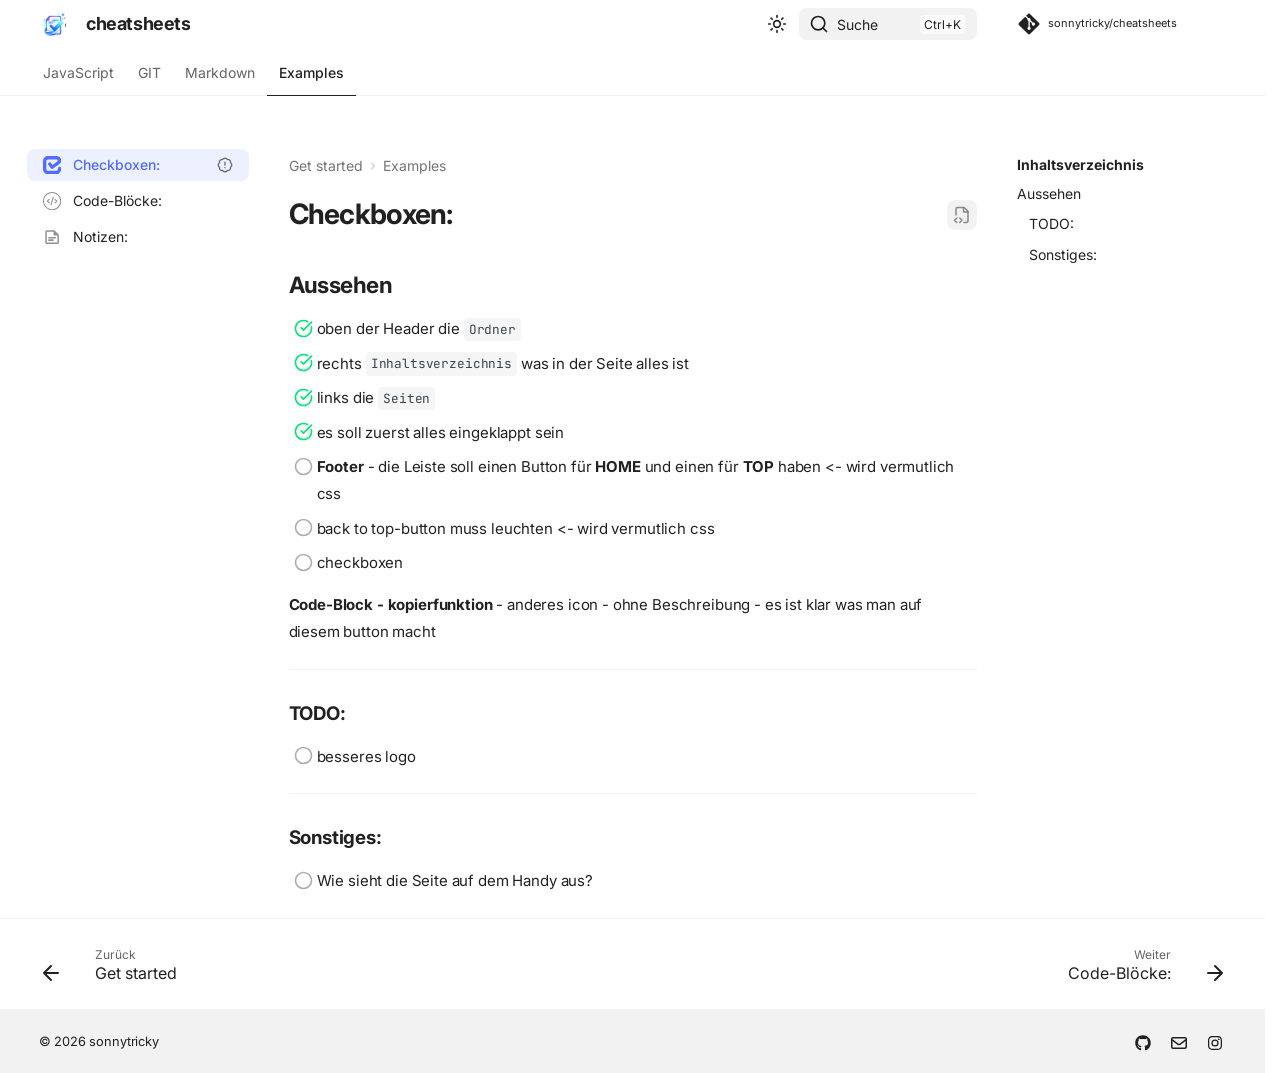
<file: examples/Checkboxen/index.html>
<!doctype html>
<html lang="de" class="no-js">
  <head>
    
      <meta charset="utf-8">
      <meta name="viewport" content="width=device-width,initial-scale=1">
      
      
        <meta name="author" content="sonnytricky">
      
      
      
        <link rel="prev" href="../">
      
      
        <link rel="next" href="../Code-Bl%C3%B6cke/">
      
      
        
      
      
      <link rel="icon" href="../../images/cheatsheets-logo-favicon.png">
      <meta name="generator" content="zensical-0.0.32">
    
    
      
        <title>Checkboxen: - cheatsheets</title>
      
    
    
      
        
      
      <link rel="stylesheet" href="../../assets/stylesheets/modern/main.53a7feaf.min.css">
      
        
          
        
        <link rel="stylesheet" href="../../assets/stylesheets/modern/palette.dfe2e883.min.css">
      
      


    
    
      
    
    
      
        
        
        <link rel="preconnect" href="https://fonts.gstatic.com" crossorigin>
        <link rel="stylesheet" href="https://fonts.googleapis.com/css?family=Inter:300,300i,400,400i,500,500i,700,700i%7CJetBrains+Mono:400,400i,700,700i&display=fallback">
        <style>:root{--md-text-font:"Inter";--md-code-font:"JetBrains Mono"}</style>
      
    
    
      <link rel="stylesheet" href="../../stylesheets/extra.css">
    
    <script>__md_scope=new URL("../..",location),__md_hash=e=>[...e].reduce(((e,t)=>(e<<5)-e+t.charCodeAt(0)),0),__md_get=(e,t=localStorage,a=__md_scope)=>JSON.parse(t.getItem(a.pathname+"."+e)),__md_set=(e,t,a=localStorage,_=__md_scope)=>{try{a.setItem(_.pathname+"."+e,JSON.stringify(t))}catch(e){}},document.documentElement.setAttribute("data-platform",navigator.platform)</script>
    
      

    
    
  </head>
  
  
    
    
      
    
    
    
    
    <body dir="ltr" data-md-color-scheme="default" data-md-color-primary="indigo" data-md-color-accent="indigo">
  
    
    <input class="md-toggle" data-md-toggle="drawer" type="checkbox" id="__drawer" autocomplete="off">
    <input class="md-toggle" data-md-toggle="search" type="checkbox" id="__search" autocomplete="off">
    <label class="md-overlay" for="__drawer" aria-label="Navigation"></label>
    <div data-md-component="skip">
      
        
        <a href="#checkboxen" class="md-skip">
          Zum Inhalt
        </a>
      
    </div>
    <div data-md-component="announce">
      
    </div>
    
    
      

  

<header class="md-header md-header--shadow md-header--lifted" data-md-component="header">
  <nav class="md-header__inner md-grid" aria-label="Kopfzeile">
    <a href="../.." title="cheatsheets" class="md-header__button md-logo" aria-label="cheatsheets" data-md-component="logo">
      
  <img src="../../assets/cheatsheets-logo.png" alt="cheatsheets">

    </a>
    <label class="md-header__button md-icon" for="__drawer" aria-label="Navigation">
      
      <svg xmlns="http://www.w3.org/2000/svg" fill="none" stroke="currentColor" stroke-linecap="round" stroke-linejoin="round" stroke-width="2" class="lucide lucide-menu" viewBox="0 0 24 24"><path d="M4 5h16M4 12h16M4 19h16"/></svg>
    </label>
    <div class="md-header__title" data-md-component="header-title">
      <div class="md-header__ellipsis">
        <div class="md-header__topic">
          <span class="md-ellipsis">
            cheatsheets
          </span>
        </div>
        <div class="md-header__topic" data-md-component="header-topic">
          <span class="md-ellipsis">
            
              Checkboxen:
            
          </span>
        </div>
      </div>
    </div>
    
      
        <form class="md-header__option" data-md-component="palette">
  
    
    
    
    <input class="md-option" data-md-color-media="none" data-md-color-scheme="default" data-md-color-primary="indigo" data-md-color-accent="indigo"  aria-label="Switch to dark mode"  type="radio" name="__palette" id="__palette_0">
    
      <label class="md-header__button md-icon" title="Switch to dark mode" for="__palette_1" hidden>
        <svg xmlns="http://www.w3.org/2000/svg" fill="none" stroke="currentColor" stroke-linecap="round" stroke-linejoin="round" stroke-width="2" class="lucide lucide-sun" viewBox="0 0 24 24"><circle cx="12" cy="12" r="4"/><path d="M12 2v2M12 20v2M4.93 4.93l1.41 1.41M17.66 17.66l1.41 1.41M2 12h2M20 12h2M6.34 17.66l-1.41 1.41M19.07 4.93l-1.41 1.41"/></svg>
      </label>
    
  
    
    
    
    <input class="md-option" data-md-color-media="none" data-md-color-scheme="slate" data-md-color-primary="indigo" data-md-color-accent="orange"  aria-label="Switch to light mode"  type="radio" name="__palette" id="__palette_1">
    
      <label class="md-header__button md-icon" title="Switch to light mode" for="__palette_0" hidden>
        <svg xmlns="http://www.w3.org/2000/svg" fill="none" stroke="currentColor" stroke-linecap="round" stroke-linejoin="round" stroke-width="2" class="lucide lucide-moon" viewBox="0 0 24 24"><path d="M20.985 12.486a9 9 0 1 1-9.473-9.472c.405-.022.617.46.402.803a6 6 0 0 0 8.268 8.268c.344-.215.825-.004.803.401"/></svg>
      </label>
    
  
</form>
      
    
    
      <script>var palette=__md_get("__palette");if(palette&&palette.color){if("(prefers-color-scheme)"===palette.color.media){var media=matchMedia("(prefers-color-scheme: light)"),input=document.querySelector(media.matches?"[data-md-color-media='(prefers-color-scheme: light)']":"[data-md-color-media='(prefers-color-scheme: dark)']");palette.color.media=input.getAttribute("data-md-color-media"),palette.color.scheme=input.getAttribute("data-md-color-scheme"),palette.color.primary=input.getAttribute("data-md-color-primary"),palette.color.accent=input.getAttribute("data-md-color-accent")}for(var[key,value]of Object.entries(palette.color))document.body.setAttribute("data-md-color-"+key,value)}</script>
    
    
    
      
      
        <label class="md-header__button md-icon" for="__search" aria-label="Suche">
          
          <svg xmlns="http://www.w3.org/2000/svg" fill="none" stroke="currentColor" stroke-linecap="round" stroke-linejoin="round" stroke-width="2" class="lucide lucide-search" viewBox="0 0 24 24"><path d="m21 21-4.34-4.34"/><circle cx="11" cy="11" r="8"/></svg>
        </label>
        <div class="md-search" data-md-component="search" role="dialog" aria-label="Suche">
  <button type="button" class="md-search__button">
    Suche
  </button>
</div>
      
    
    <div class="md-header__source">
      
        <a href="https://github.com/sonnytricky/cheatsheets" title="Zum Repository" class="md-source" data-md-component="source">
  <div class="md-source__icon md-icon">
    
    <svg xmlns="http://www.w3.org/2000/svg" viewBox="0 0 448 512"><!--! Font Awesome Free 7.2.0 by @fontawesome - https://fontawesome.com License - https://fontawesome.com/license/free (Icons: CC BY 4.0, Fonts: SIL OFL 1.1, Code: MIT License) Copyright 2026 Fonticons, Inc.--><path fill="currentColor" d="M439.6 236.1 244 40.5c-5.4-5.5-12.8-8.5-20.4-8.5s-15 3-20.4 8.4L162.5 81l51.5 51.5c27.1-9.1 52.7 16.8 43.4 43.7l49.7 49.7c34.2-11.8 61.2 31 35.5 56.7-26.5 26.5-70.2-2.9-56-37.3L240.3 199v121.9c25.3 12.5 22.3 41.8 9.1 55-6.4 6.4-15.2 10.1-24.3 10.1s-17.8-3.6-24.3-10.1c-17.6-17.6-11.1-46.9 11.2-56v-123c-20.8-8.5-24.6-30.7-18.6-45L142.6 101 8.5 235.1C3 240.6 0 247.9 0 255.5s3 15 8.5 20.4l195.6 195.7c5.4 5.4 12.7 8.4 20.4 8.4s15-3 20.4-8.4l194.7-194.7c5.4-5.4 8.4-12.8 8.4-20.4s-3-15-8.4-20.4"/></svg>
  </div>
  <div class="md-source__repository">
    sonnytricky/cheatsheets
  </div>
</a>
      
    </div>
  </nav>
  
    
      
<nav class="md-tabs" aria-label="Hauptnavigation" data-md-component="tabs">
  <div class="md-grid">
    <ul class="md-tabs__list">
      
        
  
  
  
  
    
    
      <li class="md-tabs__item">
        <a href="../../JavaScript/" class="md-tabs__link">
          
  
  JavaScript

        </a>
      </li>
    
  

      
        
  
  
  
  
    
    
      <li class="md-tabs__item">
        <a href="../../git/" class="md-tabs__link">
          
  
  GIT

        </a>
      </li>
    
  

      
        
  
  
  
  
    <li class="md-tabs__item">
      <a href="../../markdown/markdown/" class="md-tabs__link">
        
  
  Markdown

      </a>
    </li>
  

      
        
  
  
  
    
  
  
    
    
      <li class="md-tabs__item md-tabs__item--active">
        <a href="../" class="md-tabs__link">
          
  
  Examples

        </a>
      </li>
    
  

      
    </ul>
  </div>
</nav>
    
  
</header>
    
    <div class="md-container" data-md-component="container">
      
      
        
      
      <main class="md-main" data-md-component="main">
        <div class="md-main__inner md-grid">
          
            
              
              <div class="md-sidebar md-sidebar--primary" data-md-component="sidebar" data-md-type="navigation" >
                <div class="md-sidebar__scrollwrap">
                  <div class="md-sidebar__inner">
                    


  


<nav class="md-nav md-nav--primary md-nav--lifted" aria-label="Navigation" data-md-level="0">
  <label class="md-nav__title" for="__drawer">
    <a href="../.." title="cheatsheets" class="md-nav__button md-logo" aria-label="cheatsheets" data-md-component="logo">
      
  <img src="../../assets/cheatsheets-logo.png" alt="cheatsheets">

    </a>
    cheatsheets
  </label>
  
    <div class="md-nav__source">
      <a href="https://github.com/sonnytricky/cheatsheets" title="Zum Repository" class="md-source" data-md-component="source">
  <div class="md-source__icon md-icon">
    
    <svg xmlns="http://www.w3.org/2000/svg" viewBox="0 0 448 512"><!--! Font Awesome Free 7.2.0 by @fontawesome - https://fontawesome.com License - https://fontawesome.com/license/free (Icons: CC BY 4.0, Fonts: SIL OFL 1.1, Code: MIT License) Copyright 2026 Fonticons, Inc.--><path fill="currentColor" d="M439.6 236.1 244 40.5c-5.4-5.5-12.8-8.5-20.4-8.5s-15 3-20.4 8.4L162.5 81l51.5 51.5c27.1-9.1 52.7 16.8 43.4 43.7l49.7 49.7c34.2-11.8 61.2 31 35.5 56.7-26.5 26.5-70.2-2.9-56-37.3L240.3 199v121.9c25.3 12.5 22.3 41.8 9.1 55-6.4 6.4-15.2 10.1-24.3 10.1s-17.8-3.6-24.3-10.1c-17.6-17.6-11.1-46.9 11.2-56v-123c-20.8-8.5-24.6-30.7-18.6-45L142.6 101 8.5 235.1C3 240.6 0 247.9 0 255.5s3 15 8.5 20.4l195.6 195.7c5.4 5.4 12.7 8.4 20.4 8.4s15-3 20.4-8.4l194.7-194.7c5.4-5.4 8.4-12.8 8.4-20.4s-3-15-8.4-20.4"/></svg>
  </div>
  <div class="md-source__repository">
    sonnytricky/cheatsheets
  </div>
</a>
    </div>
  
  <ul class="md-nav__list" data-md-scrollfix>
    
      
      
  
  
  
  
    
    
      
        
          
        
      
        
      
        
      
    
    
    
      
      
    
    
    <li class="md-nav__item md-nav__item--nested">
      
        
        
        <input class="md-nav__toggle md-toggle " type="checkbox" id="__nav_1" >
        
          
          <div class="md-nav__link md-nav__container">
            <a href="../../JavaScript/" class="md-nav__link ">
              
  
  
  <span class="md-ellipsis">
    
  
    JavaScript
  

    
  </span>
  
  

            </a>
            
              
              <label class="md-nav__link " for="__nav_1" id="__nav_1_label" tabindex="0">
                <span class="md-nav__icon md-icon"></span>
              </label>
            
          </div>
        
        <nav class="md-nav" data-md-level="1" aria-labelledby="__nav_1_label" aria-expanded="false">
          <label class="md-nav__title" for="__nav_1">
            <span class="md-nav__icon md-icon"></span>
            
  
    JavaScript
  

          </label>
          <ul class="md-nav__list" data-md-scrollfix>
            
              
            
              
                
  
  
  
  
    <li class="md-nav__item">
      <a href="../../JavaScript/Array/" class="md-nav__link">
        
  
  
  <span class="md-ellipsis">
    
  
    🧠 Was ist ein Array?
  

    
  </span>
  
  

      </a>
    </li>
  

              
            
              
                
  
  
  
  
    <li class="md-nav__item">
      <a href="../../JavaScript/Switch/" class="md-nav__link">
        
  
  
  <span class="md-ellipsis">
    
  
    🧠 Was ist ein switch?
  

    
  </span>
  
  

      </a>
    </li>
  

              
            
          </ul>
        </nav>
      
    </li>
  

    
      
      
  
  
  
  
    
    
      
        
          
        
      
        
      
    
    
    
      
      
    
    
    <li class="md-nav__item md-nav__item--nested">
      
        
        
        <input class="md-nav__toggle md-toggle " type="checkbox" id="__nav_2" >
        
          
          <div class="md-nav__link md-nav__container">
            <a href="../../git/" class="md-nav__link ">
              
  
  
    <svg xmlns="http://www.w3.org/2000/svg" viewBox="0 0 24 24"><path d="M23.546 10.93 13.067.452a1.55 1.55 0 0 0-2.188 0L8.708 2.627l2.76 2.76a1.838 1.838 0 0 1 2.327 2.341l2.658 2.66a1.838 1.838 0 0 1 1.9 3.039 1.837 1.837 0 0 1-2.6 0 1.85 1.85 0 0 1-.404-1.996L12.86 8.955v6.525c.176.086.342.203.488.348a1.85 1.85 0 0 1 0 2.6 1.844 1.844 0 0 1-2.609 0 1.834 1.834 0 0 1 0-2.598c.182-.18.387-.316.605-.406V8.835a1.834 1.834 0 0 1-.996-2.41L7.636 3.7.45 10.881c-.6.605-.6 1.584 0 2.189l10.48 10.477a1.545 1.545 0 0 0 2.186 0l10.43-10.43a1.544 1.544 0 0 0 0-2.187"/></svg>
  
  <span class="md-ellipsis">
    
  
    GIT
  

    
  </span>
  
  

            </a>
            
              
              <label class="md-nav__link " for="__nav_2" id="__nav_2_label" tabindex="0">
                <span class="md-nav__icon md-icon"></span>
              </label>
            
          </div>
        
        <nav class="md-nav" data-md-level="1" aria-labelledby="__nav_2_label" aria-expanded="false">
          <label class="md-nav__title" for="__nav_2">
            <span class="md-nav__icon md-icon"></span>
            
  
    GIT
  

          </label>
          <ul class="md-nav__list" data-md-scrollfix>
            
              
            
              
                
  
  
  
  
    <li class="md-nav__item">
      <a href="../../git/Ordner_zur_Repo_machen/" class="md-nav__link">
        
  
  
  <span class="md-ellipsis">
    
  
    Ordner zur Repo machen
  

    
  </span>
  
  

      </a>
    </li>
  

              
            
          </ul>
        </nav>
      
    </li>
  

    
      
      
  
  
  
  
    <li class="md-nav__item">
      <a href="../../markdown/markdown/" class="md-nav__link">
        
  
  
    <svg xmlns="http://www.w3.org/2000/svg" viewBox="0 0 24 24"><path d="M22.27 19.385H1.73A1.73 1.73 0 0 1 0 17.655V6.345a1.73 1.73 0 0 1 1.73-1.73h20.54A1.73 1.73 0 0 1 24 6.345v11.308a1.73 1.73 0 0 1-1.73 1.731zM5.769 15.923v-4.5l2.308 2.885 2.307-2.885v4.5h2.308V8.078h-2.308l-2.307 2.885-2.308-2.885H3.46v7.847zM21.232 12h-2.309V8.077h-2.307V12h-2.308l3.461 4.039z"/></svg>
  
  <span class="md-ellipsis">
    
  
    Markdown
  

    
  </span>
  
  
    
  
  
    <span class="md-status md-status--new"></span>
  

  

      </a>
    </li>
  

    
      
      
  
  
    
  
  
  
    
    
      
        
          
        
      
        
      
        
      
        
      
    
    
    
      
        
        
      
      
    
    
    <li class="md-nav__item md-nav__item--active md-nav__item--section md-nav__item--nested">
      
        
        
        <input class="md-nav__toggle md-toggle " type="checkbox" id="__nav_4" checked>
        
          
          <div class="md-nav__link md-nav__container">
            <a href="../" class="md-nav__link ">
              
  
  
    <svg xmlns="http://www.w3.org/2000/svg" fill="none" stroke="currentColor" stroke-linecap="round" stroke-linejoin="round" stroke-width="2" class="lucide lucide-rocket" viewBox="0 0 24 24"><path d="M12 15v5s3.03-.55 4-2c1.08-1.62 0-5 0-5M4.5 16.5c-1.5 1.26-2 5-2 5s3.74-.5 5-2c.71-.84.7-2.13-.09-2.91a2.18 2.18 0 0 0-2.91-.09"/><path d="M9 12a22 22 0 0 1 2-3.95A12.88 12.88 0 0 1 22 2c0 2.72-.78 7.5-6 11a22.4 22.4 0 0 1-4 2z"/><path d="M9 12H4s.55-3.03 2-4c1.62-1.08 5 .05 5 .05"/></svg>
  
  <span class="md-ellipsis">
    
  
    Examples
  

    
  </span>
  
  

            </a>
            
              
              <label class="md-nav__link " for="__nav_4" id="__nav_4_label" tabindex="">
                <span class="md-nav__icon md-icon"></span>
              </label>
            
          </div>
        
        <nav class="md-nav" data-md-level="1" aria-labelledby="__nav_4_label" aria-expanded="true">
          <label class="md-nav__title" for="__nav_4">
            <span class="md-nav__icon md-icon"></span>
            
  
    Examples
  

          </label>
          <ul class="md-nav__list" data-md-scrollfix>
            
              
            
              
                
  
  
    
  
  
  
    <li class="md-nav__item md-nav__item--active">
      
      
      
      
        
      
      
        <label class="md-nav__link md-nav__link--active" for="__toc">
          
  
  
    <svg xmlns="http://www.w3.org/2000/svg" viewBox="0 0 24 24"><path d="M6.544.12A6.553 6.553 0 0 0 0 6.664v10.674a6.55 6.55 0 0 0 6.544 6.542h10.912A6.55 6.55 0 0 0 24 17.338v-.831a2.193 2.193 0 0 0-4.388 0v.83c0 1.19-.967 2.157-2.156 2.157H6.544a2.16 2.16 0 0 1-2.158-2.156V6.748c0-1.19.969-2.16 2.158-2.16 3.843.004 7.814-.009 11.612.001.556.138.892.445 1.058.848.193.47.343 1.118-.404 1.748l-6.26 4.596-1.892-2.441a2.19 2.19 0 0 0-3.075-.391 2.19 2.19 0 0 0-.391 3.076l3.198 4.133a2.197 2.197 0 0 0 3.035.424l7.252-5.301a57 57 0 0 0 1.22-.977c2.106-1.926 2.517-4.393 1.627-6.553C22.603 1.51 20.268.12 17.435.12Z"/></svg>
  
  <span class="md-ellipsis">
    
  
    Checkboxen:
  

    
  </span>
  
  
    
  
  
    <span class="md-status md-status--new"></span>
  

  

          <span class="md-nav__icon md-icon"></span>
        </label>
      
      <a href="././" class="md-nav__link md-nav__link--active">
        
  
  
    <svg xmlns="http://www.w3.org/2000/svg" viewBox="0 0 24 24"><path d="M6.544.12A6.553 6.553 0 0 0 0 6.664v10.674a6.55 6.55 0 0 0 6.544 6.542h10.912A6.55 6.55 0 0 0 24 17.338v-.831a2.193 2.193 0 0 0-4.388 0v.83c0 1.19-.967 2.157-2.156 2.157H6.544a2.16 2.16 0 0 1-2.158-2.156V6.748c0-1.19.969-2.16 2.158-2.16 3.843.004 7.814-.009 11.612.001.556.138.892.445 1.058.848.193.47.343 1.118-.404 1.748l-6.26 4.596-1.892-2.441a2.19 2.19 0 0 0-3.075-.391 2.19 2.19 0 0 0-.391 3.076l3.198 4.133a2.197 2.197 0 0 0 3.035.424l7.252-5.301a57 57 0 0 0 1.22-.977c2.106-1.926 2.517-4.393 1.627-6.553C22.603 1.51 20.268.12 17.435.12Z"/></svg>
  
  <span class="md-ellipsis">
    
  
    Checkboxen:
  

    
  </span>
  
  
    
  
  
    <span class="md-status md-status--new"></span>
  

  

      </a>
      
        


<nav class="md-nav md-nav--secondary" aria-label="Inhaltsverzeichnis">
  
  
  
    
  
  
    <label class="md-nav__title" for="__toc">
      <span class="md-nav__icon md-icon"></span>
      Inhaltsverzeichnis
    </label>
    <ul class="md-nav__list" data-md-component="toc" data-md-scrollfix>
      
        <li class="md-nav__item">
  <a href="#aussehen" class="md-nav__link">
    <span class="md-ellipsis">
      
        Aussehen
      
    </span>
  </a>
  
    <nav class="md-nav" aria-label="Aussehen">
      <ul class="md-nav__list">
        
          <li class="md-nav__item">
  <a href="#todo" class="md-nav__link">
    <span class="md-ellipsis">
      
        TODO:
      
    </span>
  </a>
  
</li>
        
          <li class="md-nav__item">
  <a href="#sonstiges" class="md-nav__link">
    <span class="md-ellipsis">
      
        Sonstiges:
      
    </span>
  </a>
  
</li>
        
      </ul>
    </nav>
  
</li>
      
    </ul>
  
</nav>
      
    </li>
  

              
            
              
                
  
  
  
  
    <li class="md-nav__item">
      <a href="../Code-Bl%C3%B6cke/" class="md-nav__link">
        
  
  
    <svg xmlns="http://www.w3.org/2000/svg" viewBox="0 0 24 24"><path d="M9.825 17.527a.11.11 0 0 1-.107-.142l3.05-10.837a.11.11 0 0 1 .108-.081H14.2a.11.11 0 0 1 .107.141l-3.063 10.838a.11.11 0 0 1-.107.08H9.825Zm-2.146-2.732a.1.1 0 0 1-.079-.033l-2.667-2.704a.11.11 0 0 1 0-.156L7.6 9.211a.11.11 0 0 1 .08-.033h1.702c.1 0 .149.12.079.19l-2.534 2.534a.11.11 0 0 0 0 .157l2.535 2.546c.07.07.02.19-.079.19zm6.954 0a.111.111 0 0 1-.079-.19l2.525-2.546a.11.11 0 0 0 0-.157l-2.524-2.535a.111.111 0 0 1 .079-.19h1.692q.047.001.078.034l2.68 2.69a.11.11 0 0 1 0 .157l-2.68 2.704a.11.11 0 0 1-.078.033zM12 24C5.383 24 0 18.617 0 12S5.383 0 12 0s12 5.383 12 12-5.383 12-12 12m0-22.667C6.118 1.333 1.333 6.118 1.333 12S6.118 22.667 12 22.667 22.667 17.882 22.667 12 17.882 1.333 12 1.333"/></svg>
  
  <span class="md-ellipsis">
    
  
    Code-Blöcke:
  

    
  </span>
  
  

      </a>
    </li>
  

              
            
              
                
  
  
  
  
    <li class="md-nav__item">
      <a href="../Notizen/" class="md-nav__link">
        
  
  
    <svg xmlns="http://www.w3.org/2000/svg" viewBox="0 0 24 24"><path d="M15 3H5A2 2 0 0 0 3 5V19A2 2 0 0 0 5 21H19A2 2 0 0 0 21 19V9L15 3M19 19H5V5H14V10H19M17 14H7V12H17M14 17H7V15H14" /></svg>
  
  <span class="md-ellipsis">
    
  
    Notizen:
  

    
  </span>
  
  

      </a>
    </li>
  

              
            
          </ul>
        </nav>
      
    </li>
  

    
  </ul>
</nav>
                  </div>
                </div>
              </div>
            
            
              
              <div class="md-sidebar md-sidebar--secondary" data-md-component="sidebar" data-md-type="toc" >
                <div class="md-sidebar__scrollwrap">
                  
                    
                    
                    
                      
                    
                    
                      <input class="md-nav__toggle md-toggle" type="checkbox" id="__toc">
                      <div class="md-sidebar-button__wrapper">
                        <label class="md-sidebar-button" for="__toc"></label>
                      </div>
                    
                  
                  <div class="md-sidebar__inner">
                    


<nav class="md-nav md-nav--secondary" aria-label="Inhaltsverzeichnis">
  
  
  
    
  
  
    <label class="md-nav__title" for="__toc">
      <span class="md-nav__icon md-icon"></span>
      Inhaltsverzeichnis
    </label>
    <ul class="md-nav__list" data-md-component="toc" data-md-scrollfix>
      
        <li class="md-nav__item">
  <a href="#aussehen" class="md-nav__link">
    <span class="md-ellipsis">
      
        Aussehen
      
    </span>
  </a>
  
    <nav class="md-nav" aria-label="Aussehen">
      <ul class="md-nav__list">
        
          <li class="md-nav__item">
  <a href="#todo" class="md-nav__link">
    <span class="md-ellipsis">
      
        TODO:
      
    </span>
  </a>
  
</li>
        
          <li class="md-nav__item">
  <a href="#sonstiges" class="md-nav__link">
    <span class="md-ellipsis">
      
        Sonstiges:
      
    </span>
  </a>
  
</li>
        
      </ul>
    </nav>
  
</li>
      
    </ul>
  
</nav>
                  </div>
                </div>
              </div>
            
          
          
            <div class="md-content" data-md-component="content">
              
                



  


  <nav class="md-path" aria-label="Navigation" >
    <ol class="md-path__list">
      
        
  
  
    <li class="md-path__item">
      <a href="../.." class="md-path__link">
        
  <span class="md-ellipsis">
    Get started
  </span>

      </a>
    </li>
  

      
      
        
  
  
    
    
      <li class="md-path__item">
        <a href="../" class="md-path__link">
          
  <span class="md-ellipsis">
    Examples
  </span>

        </a>
      </li>
    
  

      
    </ol>
  </nav>

              
              <article class="md-content__inner md-typeset">
                
                  
  
  
    
      
    
    <a href="https://github.com/sonnytricky/cheatsheets/raw/main/docs/examples/Checkboxen.md" title="Quellcode der Seite anzeigen" class="md-content__button md-icon">
      
      <svg xmlns="http://www.w3.org/2000/svg" fill="none" stroke="currentColor" stroke-linecap="round" stroke-linejoin="round" stroke-width="2" class="lucide lucide-file-code-2" viewBox="0 0 24 24"><path d="M4 12.15V4a2 2 0 0 1 2-2h8a2.4 2.4 0 0 1 1.706.706l3.588 3.588A2.4 2.4 0 0 1 20 8v12a2 2 0 0 1-2 2h-3.35"/><path d="M14 2v5a1 1 0 0 0 1 1h5M5 16l-3 3 3 3M9 22l3-3-3-3"/></svg>
    </a>
  


<h1 id="checkboxen">Checkboxen:</h1>
<h2 id="aussehen">Aussehen</h2>
<ul class="task-list">
<li class="task-list-item"><label class="task-list-control"><input type="checkbox" disabled checked/><span class="task-list-indicator"></span></label> oben der Header die <code>Ordner</code></li>
<li class="task-list-item"><label class="task-list-control"><input type="checkbox" disabled checked/><span class="task-list-indicator"></span></label> rechts <code>Inhaltsverzeichnis</code> was in der Seite alles ist</li>
<li class="task-list-item"><label class="task-list-control"><input type="checkbox" disabled checked/><span class="task-list-indicator"></span></label> links die <code>Seiten</code></li>
<li class="task-list-item"><label class="task-list-control"><input type="checkbox" disabled checked/><span class="task-list-indicator"></span></label> es soll zuerst alles eingeklappt sein </li>
<li class="task-list-item"><label class="task-list-control"><input type="checkbox" disabled/><span class="task-list-indicator"></span></label> <strong>Footer</strong> - die Leiste soll einen Button für <strong>HOME</strong> und einen für <strong>TOP</strong> haben &lt;- wird vermutlich css</li>
<li class="task-list-item"><label class="task-list-control"><input type="checkbox" disabled/><span class="task-list-indicator"></span></label> back to top-button muss leuchten  &lt;- wird vermutlich css</li>
<li class="task-list-item"><label class="task-list-control"><input type="checkbox" disabled/><span class="task-list-indicator"></span></label> checkboxen</li>
</ul>
<p><strong>Code-Block - kopierfunktion</strong>
- anderes icon
- ohne Beschreibung - es ist klar was man auf diesem button macht</p>
<hr />
<h3 id="todo">TODO:</h3>
<ul class="task-list">
<li class="task-list-item"><label class="task-list-control"><input type="checkbox" disabled/><span class="task-list-indicator"></span></label> besseres logo</li>
</ul>
<hr />
<h3 id="sonstiges">Sonstiges:</h3>
<ul class="task-list">
<li class="task-list-item"><label class="task-list-control"><input type="checkbox" disabled/><span class="task-list-indicator"></span></label> Wie sieht die Seite auf dem Handy aus?</li>
</ul>









  
  






                
              </article>
            </div>
          
          
  <script>var tabs=__md_get("__tabs");if(Array.isArray(tabs))e:for(var set of document.querySelectorAll(".tabbed-set")){var labels=set.querySelector(".tabbed-labels");for(var tab of tabs)for(var label of labels.getElementsByTagName("label"))if(label.innerText.trim()===tab){var input=document.getElementById(label.htmlFor);input.checked=!0;continue e}}</script>

<script>var target=document.getElementById(location.hash.slice(1));target&&target.name&&(target.checked=target.name.startsWith("__tabbed_"))</script>
        </div>
        
          <button type="button" class="md-top md-icon" data-md-component="top" hidden>
  
  <svg xmlns="http://www.w3.org/2000/svg" fill="none" stroke="currentColor" stroke-linecap="round" stroke-linejoin="round" stroke-width="2" class="lucide lucide-circle-arrow-up" viewBox="0 0 24 24"><circle cx="12" cy="12" r="10"/><path d="m16 12-4-4-4 4M12 16V8"/></svg>
  Zurück zum Seitenanfang
</button>
        
      </main>
      
        <footer class="md-footer">
  
    
      
      <nav class="md-footer__inner md-grid" aria-label="Fußzeile" >
        
          
          <a href="../" class="md-footer__link md-footer__link--prev" aria-label="Zurück: Get started">
            <div class="md-footer__button md-icon">
              
              <svg xmlns="http://www.w3.org/2000/svg" fill="none" stroke="currentColor" stroke-linecap="round" stroke-linejoin="round" stroke-width="2" class="lucide lucide-arrow-left" viewBox="0 0 24 24"><path d="m12 19-7-7 7-7M19 12H5"/></svg>
            </div>
            <div class="md-footer__title">
              <span class="md-footer__direction">
                Zurück
              </span>
              <div class="md-ellipsis">
                Get started
              </div>
            </div>
          </a>
        
        
          
          <a href="../Code-Bl%C3%B6cke/" class="md-footer__link md-footer__link--next" aria-label="Weiter: Code-Blöcke:">
            <div class="md-footer__title">
              <span class="md-footer__direction">
                Weiter
              </span>
              <div class="md-ellipsis">
                Code-Blöcke:
              </div>
            </div>
            <div class="md-footer__button md-icon">
              
              <svg xmlns="http://www.w3.org/2000/svg" fill="none" stroke="currentColor" stroke-linecap="round" stroke-linejoin="round" stroke-width="2" class="lucide lucide-arrow-right" viewBox="0 0 24 24"><path d="M5 12h14M12 5l7 7-7 7"/></svg>
            </div>
          </a>
        
      </nav>
    
  
  <div class="md-footer-meta md-typeset">
    <div class="md-footer-meta__inner md-grid">
      <div class="md-copyright">
  
    <div class="md-copyright__highlight">
      © 2026 sonnytricky
    </div>
  
  
</div>
      
        
<div class="md-social">
  
    
    
    
    
    <a href="https://github.com/sonnytricky" target="_blank" rel="noopener" title="sonnytricky on GitHub" class="md-social__link">
      <svg xmlns="http://www.w3.org/2000/svg" viewBox="0 0 512 512"><!--! Font Awesome Free 7.2.0 by @fontawesome - https://fontawesome.com License - https://fontawesome.com/license/free (Icons: CC BY 4.0, Fonts: SIL OFL 1.1, Code: MIT License) Copyright 2026 Fonticons, Inc.--><path fill="currentColor" d="M173.9 397.4c0 2-2.3 3.6-5.2 3.6-3.3.3-5.6-1.3-5.6-3.6 0-2 2.3-3.6 5.2-3.6 3-.3 5.6 1.3 5.6 3.6m-31.1-4.5c-.7 2 1.3 4.3 4.3 4.9 2.6 1 5.6 0 6.2-2s-1.3-4.3-4.3-5.2c-2.6-.7-5.5.3-6.2 2.3m44.2-1.7c-2.9.7-4.9 2.6-4.6 4.9.3 2 2.9 3.3 5.9 2.6 2.9-.7 4.9-2.6 4.6-4.6-.3-1.9-3-3.2-5.9-2.9M252.8 8C114.1 8 8 113.3 8 252c0 110.9 69.8 205.8 169.5 239.2 12.8 2.3 17.3-5.6 17.3-12.1 0-6.2-.3-40.4-.3-61.4 0 0-70 15-84.7-29.8 0 0-11.4-29.1-27.8-36.6 0 0-22.9-15.7 1.6-15.4 0 0 24.9 2 38.6 25.8 21.9 38.6 58.6 27.5 72.9 20.9 2.3-16 8.8-27.1 16-33.7-55.9-6.2-112.3-14.3-112.3-110.5 0-27.5 7.6-41.3 23.6-58.9-2.6-6.5-11.1-33.3 2.6-67.9 20.9-6.5 69 27 69 27 20-5.6 41.5-8.5 62.8-8.5s42.8 2.9 62.8 8.5c0 0 48.1-33.6 69-27 13.7 34.7 5.2 61.4 2.6 67.9 16 17.7 25.8 31.5 25.8 58.9 0 96.5-58.9 104.2-114.8 110.5 9.2 7.9 17 22.9 17 46.4 0 33.7-.3 75.4-.3 83.6 0 6.5 4.6 14.4 17.3 12.1C436.2 457.8 504 362.9 504 252 504 113.3 391.5 8 252.8 8M105.2 352.9c-1.3 1-1 3.3.7 5.2 1.6 1.6 3.9 2.3 5.2 1 1.3-1 1-3.3-.7-5.2-1.6-1.6-3.9-2.3-5.2-1m-10.8-8.1c-.7 1.3.3 2.9 2.3 3.9 1.6 1 3.6.7 4.3-.7.7-1.3-.3-2.9-2.3-3.9-2-.6-3.6-.3-4.3.7m32.4 35.6c-1.6 1.3-1 4.3 1.3 6.2 2.3 2.3 5.2 2.6 6.5 1 1.3-1.3.7-4.3-1.3-6.2-2.2-2.3-5.2-2.6-6.5-1m-11.4-14.7c-1.6 1-1.6 3.6 0 5.9s4.3 3.3 5.6 2.3c1.6-1.3 1.6-3.9 0-6.2-1.4-2.3-4-3.3-5.6-2"/></svg>
    </a>
  
    
    
    
    
    <a href="mailto:<sonnytricky@gmail.com>" target="_blank" rel="noopener" title="sonnytricky@gmail.com" class="md-social__link">
      <svg xmlns="http://www.w3.org/2000/svg" viewBox="0 0 512 512"><!--! Font Awesome Free 7.2.0 by @fontawesome - https://fontawesome.com License - https://fontawesome.com/license/free (Icons: CC BY 4.0, Fonts: SIL OFL 1.1, Code: MIT License) Copyright 2026 Fonticons, Inc.--><path fill="currentColor" d="M61.4 64C27.5 64 0 91.5 0 125.4c0 .9 0 1.7.1 2.6H0v256c0 35.3 28.7 64 64 64h384c35.3 0 64-28.7 64-64V128h-.1c0-.9.1-1.7.1-2.6 0-33.9-27.5-61.4-61.4-61.4zM464 192.3V384c0 8.8-7.2 16-16 16H64c-8.8 0-16-7.2-16-16V192.3l154.8 117.4c31.4 23.9 74.9 23.9 106.4 0zM48 125.4c0-7.4 6-13.4 13.4-13.4h389.2c7.4 0 13.4 6 13.4 13.4 0 4.2-2 8.2-5.3 10.7L280.2 271.5c-14.3 10.8-34.1 10.8-48.4 0L53.3 136.1c-3.3-2.5-5.3-6.5-5.3-10.7"/></svg>
    </a>
  
    
    
    
    
    <a href="https://www.instagram.com/sonnytricky/" target="_blank" rel="noopener" title="sonnytricky on Instagram" class="md-social__link">
      <svg xmlns="http://www.w3.org/2000/svg" viewBox="0 0 448 512"><!--! Font Awesome Free 7.2.0 by @fontawesome - https://fontawesome.com License - https://fontawesome.com/license/free (Icons: CC BY 4.0, Fonts: SIL OFL 1.1, Code: MIT License) Copyright 2026 Fonticons, Inc.--><path fill="currentColor" d="M224.3 141a115 115 0 1 0-.6 230 115 115 0 1 0 .6-230m-.6 40.4a74.6 74.6 0 1 1 .6 149.2 74.6 74.6 0 1 1-.6-149.2m93.4-45.1a26.8 26.8 0 1 1 53.6 0 26.8 26.8 0 1 1-53.6 0m129.7 27.2c-1.7-35.9-9.9-67.7-36.2-93.9-26.2-26.2-58-34.4-93.9-36.2-37-2.1-147.9-2.1-184.9 0-35.8 1.7-67.6 9.9-93.9 36.1s-34.4 58-36.2 93.9c-2.1 37-2.1 147.9 0 184.9 1.7 35.9 9.9 67.7 36.2 93.9s58 34.4 93.9 36.2c37 2.1 147.9 2.1 184.9 0 35.9-1.7 67.7-9.9 93.9-36.2 26.2-26.2 34.4-58 36.2-93.9 2.1-37 2.1-147.8 0-184.8M399 388c-7.8 19.6-22.9 34.7-42.6 42.6-29.5 11.7-99.5 9-132.1 9s-102.7 2.6-132.1-9c-19.6-7.8-34.7-22.9-42.6-42.6-11.7-29.5-9-99.5-9-132.1s-2.6-102.7 9-132.1c7.8-19.6 22.9-34.7 42.6-42.6 29.5-11.7 99.5-9 132.1-9s102.7-2.6 132.1 9c19.6 7.8 34.7 22.9 42.6 42.6 11.7 29.5 9 99.5 9 132.1s2.7 102.7-9 132.1"/></svg>
    </a>
  
</div>
      
    </div>
  </div>
</footer>
      
    </div>
    <div class="md-dialog" data-md-component="dialog">
      <div class="md-dialog__inner md-typeset"></div>
    </div>
    
    
    
      
      
      <script id="__config" type="application/json">{"annotate":null,"base":"../..","features":["announce.dismiss","content.action.view","content.code.annotate","content.code.copy","content.footnote.tooltips","content.tabs.link","content.tooltips","navigation.footer","navigation.indexes","navigation.instant","navigation.instant.prefetch","navigation.path","navigation.tabs","navigation.tabs.sticky","navigation.top","navigation.tracking","search.highlight","toc.follow"],"search":"../../assets/javascripts/workers/search.e2d2d235.min.js","tags":null,"translations":{"clipboard.copied":"In Zwischenablage kopiert","clipboard.copy":"In Zwischenablage kopieren","search.result.more.one":"1 weiteres Suchergebnis auf dieser Seite","search.result.more.other":"# weitere Suchergebnisse auf dieser Seite","search.result.none":"Keine Suchergebnisse","search.result.one":"1 Suchergebnis","search.result.other":"# Suchergebnisse","search.result.placeholder":"Suchbegriff eingeben","search.result.term.missing":"Es fehlt","select.version":"Version auswählen"},"version":null}</script>
    
    
      <script src="../../assets/javascripts/bundle.91a19a9e.min.js"></script>
      
    
  </body>
</html>
</file>
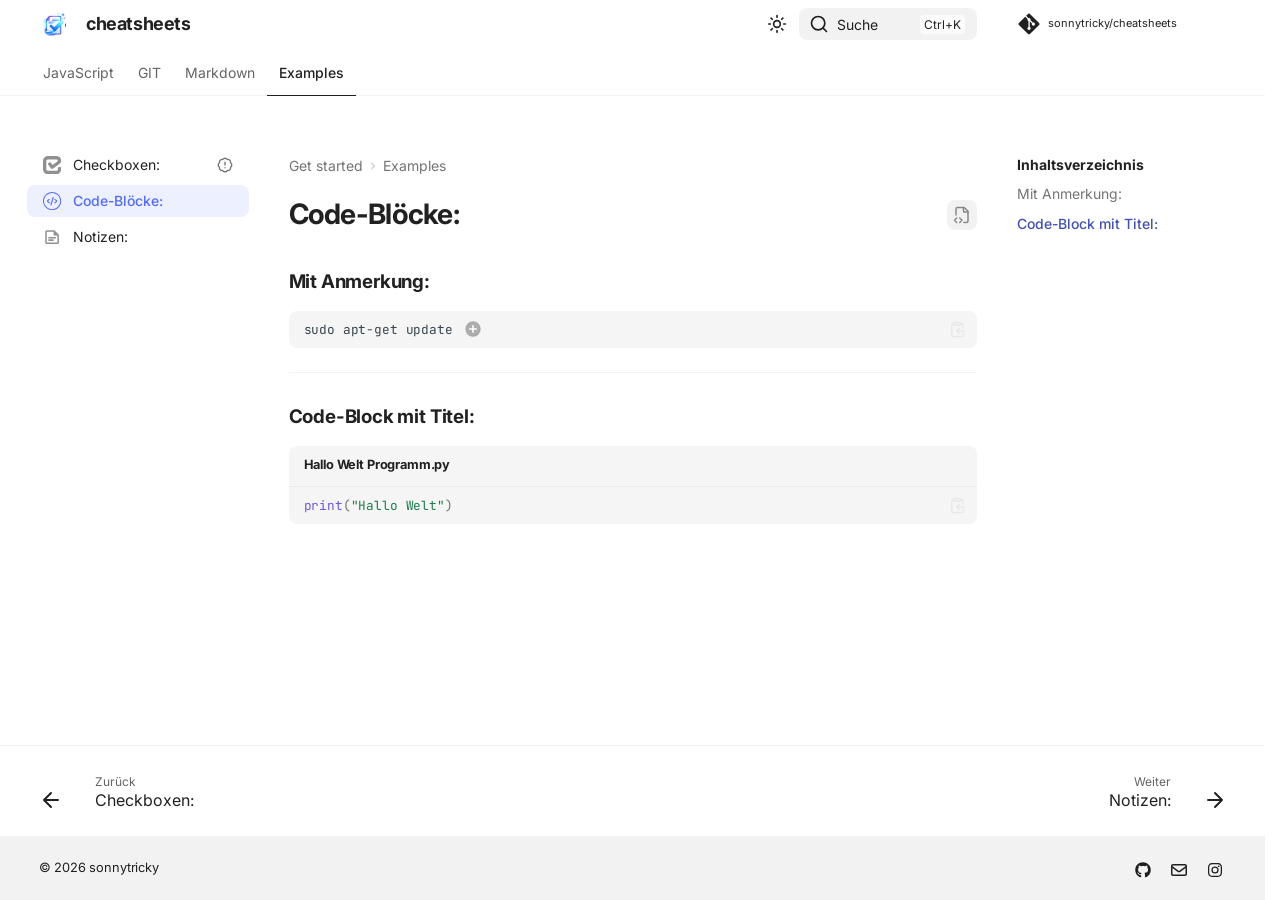
<file: examples/Code-Blöcke/index.html>
<!doctype html>
<html lang="de" class="no-js">
  <head>
    
      <meta charset="utf-8">
      <meta name="viewport" content="width=device-width,initial-scale=1">
      
      
        <meta name="author" content="sonnytricky">
      
      
      
        <link rel="prev" href="../Checkboxen/">
      
      
        <link rel="next" href="../Notizen/">
      
      
        
      
      
      <link rel="icon" href="../../images/cheatsheets-logo-favicon.png">
      <meta name="generator" content="zensical-0.0.32">
    
    
      
        <title>Code-Blöcke: - cheatsheets</title>
      
    
    
      
        
      
      <link rel="stylesheet" href="../../assets/stylesheets/modern/main.53a7feaf.min.css">
      
        
          
        
        <link rel="stylesheet" href="../../assets/stylesheets/modern/palette.dfe2e883.min.css">
      
      


    
    
      
    
    
      
        
        
        <link rel="preconnect" href="https://fonts.gstatic.com" crossorigin>
        <link rel="stylesheet" href="https://fonts.googleapis.com/css?family=Inter:300,300i,400,400i,500,500i,700,700i%7CJetBrains+Mono:400,400i,700,700i&display=fallback">
        <style>:root{--md-text-font:"Inter";--md-code-font:"JetBrains Mono"}</style>
      
    
    
      <link rel="stylesheet" href="../../stylesheets/extra.css">
    
    <script>__md_scope=new URL("../..",location),__md_hash=e=>[...e].reduce(((e,t)=>(e<<5)-e+t.charCodeAt(0)),0),__md_get=(e,t=localStorage,a=__md_scope)=>JSON.parse(t.getItem(a.pathname+"."+e)),__md_set=(e,t,a=localStorage,_=__md_scope)=>{try{a.setItem(_.pathname+"."+e,JSON.stringify(t))}catch(e){}},document.documentElement.setAttribute("data-platform",navigator.platform)</script>
    
      

    
    
  </head>
  
  
    
    
      
    
    
    
    
    <body dir="ltr" data-md-color-scheme="default" data-md-color-primary="indigo" data-md-color-accent="indigo">
  
    
    <input class="md-toggle" data-md-toggle="drawer" type="checkbox" id="__drawer" autocomplete="off">
    <input class="md-toggle" data-md-toggle="search" type="checkbox" id="__search" autocomplete="off">
    <label class="md-overlay" for="__drawer" aria-label="Navigation"></label>
    <div data-md-component="skip">
      
        
        <a href="#code-blocke" class="md-skip">
          Zum Inhalt
        </a>
      
    </div>
    <div data-md-component="announce">
      
    </div>
    
    
      

  

<header class="md-header md-header--shadow md-header--lifted" data-md-component="header">
  <nav class="md-header__inner md-grid" aria-label="Kopfzeile">
    <a href="../.." title="cheatsheets" class="md-header__button md-logo" aria-label="cheatsheets" data-md-component="logo">
      
  <img src="../../assets/cheatsheets-logo.png" alt="cheatsheets">

    </a>
    <label class="md-header__button md-icon" for="__drawer" aria-label="Navigation">
      
      <svg xmlns="http://www.w3.org/2000/svg" fill="none" stroke="currentColor" stroke-linecap="round" stroke-linejoin="round" stroke-width="2" class="lucide lucide-menu" viewBox="0 0 24 24"><path d="M4 5h16M4 12h16M4 19h16"/></svg>
    </label>
    <div class="md-header__title" data-md-component="header-title">
      <div class="md-header__ellipsis">
        <div class="md-header__topic">
          <span class="md-ellipsis">
            cheatsheets
          </span>
        </div>
        <div class="md-header__topic" data-md-component="header-topic">
          <span class="md-ellipsis">
            
              Code-Blöcke:
            
          </span>
        </div>
      </div>
    </div>
    
      
        <form class="md-header__option" data-md-component="palette">
  
    
    
    
    <input class="md-option" data-md-color-media="none" data-md-color-scheme="default" data-md-color-primary="indigo" data-md-color-accent="indigo"  aria-label="Switch to dark mode"  type="radio" name="__palette" id="__palette_0">
    
      <label class="md-header__button md-icon" title="Switch to dark mode" for="__palette_1" hidden>
        <svg xmlns="http://www.w3.org/2000/svg" fill="none" stroke="currentColor" stroke-linecap="round" stroke-linejoin="round" stroke-width="2" class="lucide lucide-sun" viewBox="0 0 24 24"><circle cx="12" cy="12" r="4"/><path d="M12 2v2M12 20v2M4.93 4.93l1.41 1.41M17.66 17.66l1.41 1.41M2 12h2M20 12h2M6.34 17.66l-1.41 1.41M19.07 4.93l-1.41 1.41"/></svg>
      </label>
    
  
    
    
    
    <input class="md-option" data-md-color-media="none" data-md-color-scheme="slate" data-md-color-primary="indigo" data-md-color-accent="orange"  aria-label="Switch to light mode"  type="radio" name="__palette" id="__palette_1">
    
      <label class="md-header__button md-icon" title="Switch to light mode" for="__palette_0" hidden>
        <svg xmlns="http://www.w3.org/2000/svg" fill="none" stroke="currentColor" stroke-linecap="round" stroke-linejoin="round" stroke-width="2" class="lucide lucide-moon" viewBox="0 0 24 24"><path d="M20.985 12.486a9 9 0 1 1-9.473-9.472c.405-.022.617.46.402.803a6 6 0 0 0 8.268 8.268c.344-.215.825-.004.803.401"/></svg>
      </label>
    
  
</form>
      
    
    
      <script>var palette=__md_get("__palette");if(palette&&palette.color){if("(prefers-color-scheme)"===palette.color.media){var media=matchMedia("(prefers-color-scheme: light)"),input=document.querySelector(media.matches?"[data-md-color-media='(prefers-color-scheme: light)']":"[data-md-color-media='(prefers-color-scheme: dark)']");palette.color.media=input.getAttribute("data-md-color-media"),palette.color.scheme=input.getAttribute("data-md-color-scheme"),palette.color.primary=input.getAttribute("data-md-color-primary"),palette.color.accent=input.getAttribute("data-md-color-accent")}for(var[key,value]of Object.entries(palette.color))document.body.setAttribute("data-md-color-"+key,value)}</script>
    
    
    
      
      
        <label class="md-header__button md-icon" for="__search" aria-label="Suche">
          
          <svg xmlns="http://www.w3.org/2000/svg" fill="none" stroke="currentColor" stroke-linecap="round" stroke-linejoin="round" stroke-width="2" class="lucide lucide-search" viewBox="0 0 24 24"><path d="m21 21-4.34-4.34"/><circle cx="11" cy="11" r="8"/></svg>
        </label>
        <div class="md-search" data-md-component="search" role="dialog" aria-label="Suche">
  <button type="button" class="md-search__button">
    Suche
  </button>
</div>
      
    
    <div class="md-header__source">
      
        <a href="https://github.com/sonnytricky/cheatsheets" title="Zum Repository" class="md-source" data-md-component="source">
  <div class="md-source__icon md-icon">
    
    <svg xmlns="http://www.w3.org/2000/svg" viewBox="0 0 448 512"><!--! Font Awesome Free 7.2.0 by @fontawesome - https://fontawesome.com License - https://fontawesome.com/license/free (Icons: CC BY 4.0, Fonts: SIL OFL 1.1, Code: MIT License) Copyright 2026 Fonticons, Inc.--><path fill="currentColor" d="M439.6 236.1 244 40.5c-5.4-5.5-12.8-8.5-20.4-8.5s-15 3-20.4 8.4L162.5 81l51.5 51.5c27.1-9.1 52.7 16.8 43.4 43.7l49.7 49.7c34.2-11.8 61.2 31 35.5 56.7-26.5 26.5-70.2-2.9-56-37.3L240.3 199v121.9c25.3 12.5 22.3 41.8 9.1 55-6.4 6.4-15.2 10.1-24.3 10.1s-17.8-3.6-24.3-10.1c-17.6-17.6-11.1-46.9 11.2-56v-123c-20.8-8.5-24.6-30.7-18.6-45L142.6 101 8.5 235.1C3 240.6 0 247.9 0 255.5s3 15 8.5 20.4l195.6 195.7c5.4 5.4 12.7 8.4 20.4 8.4s15-3 20.4-8.4l194.7-194.7c5.4-5.4 8.4-12.8 8.4-20.4s-3-15-8.4-20.4"/></svg>
  </div>
  <div class="md-source__repository">
    sonnytricky/cheatsheets
  </div>
</a>
      
    </div>
  </nav>
  
    
      
<nav class="md-tabs" aria-label="Hauptnavigation" data-md-component="tabs">
  <div class="md-grid">
    <ul class="md-tabs__list">
      
        
  
  
  
  
    
    
      <li class="md-tabs__item">
        <a href="../../JavaScript/" class="md-tabs__link">
          
  
  JavaScript

        </a>
      </li>
    
  

      
        
  
  
  
  
    
    
      <li class="md-tabs__item">
        <a href="../../git/" class="md-tabs__link">
          
  
  GIT

        </a>
      </li>
    
  

      
        
  
  
  
  
    <li class="md-tabs__item">
      <a href="../../markdown/markdown/" class="md-tabs__link">
        
  
  Markdown

      </a>
    </li>
  

      
        
  
  
  
    
  
  
    
    
      <li class="md-tabs__item md-tabs__item--active">
        <a href="../" class="md-tabs__link">
          
  
  Examples

        </a>
      </li>
    
  

      
    </ul>
  </div>
</nav>
    
  
</header>
    
    <div class="md-container" data-md-component="container">
      
      
        
      
      <main class="md-main" data-md-component="main">
        <div class="md-main__inner md-grid">
          
            
              
              <div class="md-sidebar md-sidebar--primary" data-md-component="sidebar" data-md-type="navigation" >
                <div class="md-sidebar__scrollwrap">
                  <div class="md-sidebar__inner">
                    


  


<nav class="md-nav md-nav--primary md-nav--lifted" aria-label="Navigation" data-md-level="0">
  <label class="md-nav__title" for="__drawer">
    <a href="../.." title="cheatsheets" class="md-nav__button md-logo" aria-label="cheatsheets" data-md-component="logo">
      
  <img src="../../assets/cheatsheets-logo.png" alt="cheatsheets">

    </a>
    cheatsheets
  </label>
  
    <div class="md-nav__source">
      <a href="https://github.com/sonnytricky/cheatsheets" title="Zum Repository" class="md-source" data-md-component="source">
  <div class="md-source__icon md-icon">
    
    <svg xmlns="http://www.w3.org/2000/svg" viewBox="0 0 448 512"><!--! Font Awesome Free 7.2.0 by @fontawesome - https://fontawesome.com License - https://fontawesome.com/license/free (Icons: CC BY 4.0, Fonts: SIL OFL 1.1, Code: MIT License) Copyright 2026 Fonticons, Inc.--><path fill="currentColor" d="M439.6 236.1 244 40.5c-5.4-5.5-12.8-8.5-20.4-8.5s-15 3-20.4 8.4L162.5 81l51.5 51.5c27.1-9.1 52.7 16.8 43.4 43.7l49.7 49.7c34.2-11.8 61.2 31 35.5 56.7-26.5 26.5-70.2-2.9-56-37.3L240.3 199v121.9c25.3 12.5 22.3 41.8 9.1 55-6.4 6.4-15.2 10.1-24.3 10.1s-17.8-3.6-24.3-10.1c-17.6-17.6-11.1-46.9 11.2-56v-123c-20.8-8.5-24.6-30.7-18.6-45L142.6 101 8.5 235.1C3 240.6 0 247.9 0 255.5s3 15 8.5 20.4l195.6 195.7c5.4 5.4 12.7 8.4 20.4 8.4s15-3 20.4-8.4l194.7-194.7c5.4-5.4 8.4-12.8 8.4-20.4s-3-15-8.4-20.4"/></svg>
  </div>
  <div class="md-source__repository">
    sonnytricky/cheatsheets
  </div>
</a>
    </div>
  
  <ul class="md-nav__list" data-md-scrollfix>
    
      
      
  
  
  
  
    
    
      
        
          
        
      
        
      
        
      
    
    
    
      
      
    
    
    <li class="md-nav__item md-nav__item--nested">
      
        
        
        <input class="md-nav__toggle md-toggle " type="checkbox" id="__nav_1" >
        
          
          <div class="md-nav__link md-nav__container">
            <a href="../../JavaScript/" class="md-nav__link ">
              
  
  
  <span class="md-ellipsis">
    
  
    JavaScript
  

    
  </span>
  
  

            </a>
            
              
              <label class="md-nav__link " for="__nav_1" id="__nav_1_label" tabindex="0">
                <span class="md-nav__icon md-icon"></span>
              </label>
            
          </div>
        
        <nav class="md-nav" data-md-level="1" aria-labelledby="__nav_1_label" aria-expanded="false">
          <label class="md-nav__title" for="__nav_1">
            <span class="md-nav__icon md-icon"></span>
            
  
    JavaScript
  

          </label>
          <ul class="md-nav__list" data-md-scrollfix>
            
              
            
              
                
  
  
  
  
    <li class="md-nav__item">
      <a href="../../JavaScript/Array/" class="md-nav__link">
        
  
  
  <span class="md-ellipsis">
    
  
    🧠 Was ist ein Array?
  

    
  </span>
  
  

      </a>
    </li>
  

              
            
              
                
  
  
  
  
    <li class="md-nav__item">
      <a href="../../JavaScript/Switch/" class="md-nav__link">
        
  
  
  <span class="md-ellipsis">
    
  
    🧠 Was ist ein switch?
  

    
  </span>
  
  

      </a>
    </li>
  

              
            
          </ul>
        </nav>
      
    </li>
  

    
      
      
  
  
  
  
    
    
      
        
          
        
      
        
      
    
    
    
      
      
    
    
    <li class="md-nav__item md-nav__item--nested">
      
        
        
        <input class="md-nav__toggle md-toggle " type="checkbox" id="__nav_2" >
        
          
          <div class="md-nav__link md-nav__container">
            <a href="../../git/" class="md-nav__link ">
              
  
  
    <svg xmlns="http://www.w3.org/2000/svg" viewBox="0 0 24 24"><path d="M23.546 10.93 13.067.452a1.55 1.55 0 0 0-2.188 0L8.708 2.627l2.76 2.76a1.838 1.838 0 0 1 2.327 2.341l2.658 2.66a1.838 1.838 0 0 1 1.9 3.039 1.837 1.837 0 0 1-2.6 0 1.85 1.85 0 0 1-.404-1.996L12.86 8.955v6.525c.176.086.342.203.488.348a1.85 1.85 0 0 1 0 2.6 1.844 1.844 0 0 1-2.609 0 1.834 1.834 0 0 1 0-2.598c.182-.18.387-.316.605-.406V8.835a1.834 1.834 0 0 1-.996-2.41L7.636 3.7.45 10.881c-.6.605-.6 1.584 0 2.189l10.48 10.477a1.545 1.545 0 0 0 2.186 0l10.43-10.43a1.544 1.544 0 0 0 0-2.187"/></svg>
  
  <span class="md-ellipsis">
    
  
    GIT
  

    
  </span>
  
  

            </a>
            
              
              <label class="md-nav__link " for="__nav_2" id="__nav_2_label" tabindex="0">
                <span class="md-nav__icon md-icon"></span>
              </label>
            
          </div>
        
        <nav class="md-nav" data-md-level="1" aria-labelledby="__nav_2_label" aria-expanded="false">
          <label class="md-nav__title" for="__nav_2">
            <span class="md-nav__icon md-icon"></span>
            
  
    GIT
  

          </label>
          <ul class="md-nav__list" data-md-scrollfix>
            
              
            
              
                
  
  
  
  
    <li class="md-nav__item">
      <a href="../../git/Ordner_zur_Repo_machen/" class="md-nav__link">
        
  
  
  <span class="md-ellipsis">
    
  
    Ordner zur Repo machen
  

    
  </span>
  
  

      </a>
    </li>
  

              
            
          </ul>
        </nav>
      
    </li>
  

    
      
      
  
  
  
  
    <li class="md-nav__item">
      <a href="../../markdown/markdown/" class="md-nav__link">
        
  
  
    <svg xmlns="http://www.w3.org/2000/svg" viewBox="0 0 24 24"><path d="M22.27 19.385H1.73A1.73 1.73 0 0 1 0 17.655V6.345a1.73 1.73 0 0 1 1.73-1.73h20.54A1.73 1.73 0 0 1 24 6.345v11.308a1.73 1.73 0 0 1-1.73 1.731zM5.769 15.923v-4.5l2.308 2.885 2.307-2.885v4.5h2.308V8.078h-2.308l-2.307 2.885-2.308-2.885H3.46v7.847zM21.232 12h-2.309V8.077h-2.307V12h-2.308l3.461 4.039z"/></svg>
  
  <span class="md-ellipsis">
    
  
    Markdown
  

    
  </span>
  
  
    
  
  
    <span class="md-status md-status--new"></span>
  

  

      </a>
    </li>
  

    
      
      
  
  
    
  
  
  
    
    
      
        
          
        
      
        
      
        
      
        
      
    
    
    
      
        
        
      
      
    
    
    <li class="md-nav__item md-nav__item--active md-nav__item--section md-nav__item--nested">
      
        
        
        <input class="md-nav__toggle md-toggle " type="checkbox" id="__nav_4" checked>
        
          
          <div class="md-nav__link md-nav__container">
            <a href="../" class="md-nav__link ">
              
  
  
    <svg xmlns="http://www.w3.org/2000/svg" fill="none" stroke="currentColor" stroke-linecap="round" stroke-linejoin="round" stroke-width="2" class="lucide lucide-rocket" viewBox="0 0 24 24"><path d="M12 15v5s3.03-.55 4-2c1.08-1.62 0-5 0-5M4.5 16.5c-1.5 1.26-2 5-2 5s3.74-.5 5-2c.71-.84.7-2.13-.09-2.91a2.18 2.18 0 0 0-2.91-.09"/><path d="M9 12a22 22 0 0 1 2-3.95A12.88 12.88 0 0 1 22 2c0 2.72-.78 7.5-6 11a22.4 22.4 0 0 1-4 2z"/><path d="M9 12H4s.55-3.03 2-4c1.62-1.08 5 .05 5 .05"/></svg>
  
  <span class="md-ellipsis">
    
  
    Examples
  

    
  </span>
  
  

            </a>
            
              
              <label class="md-nav__link " for="__nav_4" id="__nav_4_label" tabindex="">
                <span class="md-nav__icon md-icon"></span>
              </label>
            
          </div>
        
        <nav class="md-nav" data-md-level="1" aria-labelledby="__nav_4_label" aria-expanded="true">
          <label class="md-nav__title" for="__nav_4">
            <span class="md-nav__icon md-icon"></span>
            
  
    Examples
  

          </label>
          <ul class="md-nav__list" data-md-scrollfix>
            
              
            
              
                
  
  
  
  
    <li class="md-nav__item">
      <a href="../Checkboxen/" class="md-nav__link">
        
  
  
    <svg xmlns="http://www.w3.org/2000/svg" viewBox="0 0 24 24"><path d="M6.544.12A6.553 6.553 0 0 0 0 6.664v10.674a6.55 6.55 0 0 0 6.544 6.542h10.912A6.55 6.55 0 0 0 24 17.338v-.831a2.193 2.193 0 0 0-4.388 0v.83c0 1.19-.967 2.157-2.156 2.157H6.544a2.16 2.16 0 0 1-2.158-2.156V6.748c0-1.19.969-2.16 2.158-2.16 3.843.004 7.814-.009 11.612.001.556.138.892.445 1.058.848.193.47.343 1.118-.404 1.748l-6.26 4.596-1.892-2.441a2.19 2.19 0 0 0-3.075-.391 2.19 2.19 0 0 0-.391 3.076l3.198 4.133a2.197 2.197 0 0 0 3.035.424l7.252-5.301a57 57 0 0 0 1.22-.977c2.106-1.926 2.517-4.393 1.627-6.553C22.603 1.51 20.268.12 17.435.12Z"/></svg>
  
  <span class="md-ellipsis">
    
  
    Checkboxen:
  

    
  </span>
  
  
    
  
  
    <span class="md-status md-status--new"></span>
  

  

      </a>
    </li>
  

              
            
              
                
  
  
    
  
  
  
    <li class="md-nav__item md-nav__item--active">
      
      
      
      
        
      
      
        <label class="md-nav__link md-nav__link--active" for="__toc">
          
  
  
    <svg xmlns="http://www.w3.org/2000/svg" viewBox="0 0 24 24"><path d="M9.825 17.527a.11.11 0 0 1-.107-.142l3.05-10.837a.11.11 0 0 1 .108-.081H14.2a.11.11 0 0 1 .107.141l-3.063 10.838a.11.11 0 0 1-.107.08H9.825Zm-2.146-2.732a.1.1 0 0 1-.079-.033l-2.667-2.704a.11.11 0 0 1 0-.156L7.6 9.211a.11.11 0 0 1 .08-.033h1.702c.1 0 .149.12.079.19l-2.534 2.534a.11.11 0 0 0 0 .157l2.535 2.546c.07.07.02.19-.079.19zm6.954 0a.111.111 0 0 1-.079-.19l2.525-2.546a.11.11 0 0 0 0-.157l-2.524-2.535a.111.111 0 0 1 .079-.19h1.692q.047.001.078.034l2.68 2.69a.11.11 0 0 1 0 .157l-2.68 2.704a.11.11 0 0 1-.078.033zM12 24C5.383 24 0 18.617 0 12S5.383 0 12 0s12 5.383 12 12-5.383 12-12 12m0-22.667C6.118 1.333 1.333 6.118 1.333 12S6.118 22.667 12 22.667 22.667 17.882 22.667 12 17.882 1.333 12 1.333"/></svg>
  
  <span class="md-ellipsis">
    
  
    Code-Blöcke:
  

    
  </span>
  
  

          <span class="md-nav__icon md-icon"></span>
        </label>
      
      <a href="././" class="md-nav__link md-nav__link--active">
        
  
  
    <svg xmlns="http://www.w3.org/2000/svg" viewBox="0 0 24 24"><path d="M9.825 17.527a.11.11 0 0 1-.107-.142l3.05-10.837a.11.11 0 0 1 .108-.081H14.2a.11.11 0 0 1 .107.141l-3.063 10.838a.11.11 0 0 1-.107.08H9.825Zm-2.146-2.732a.1.1 0 0 1-.079-.033l-2.667-2.704a.11.11 0 0 1 0-.156L7.6 9.211a.11.11 0 0 1 .08-.033h1.702c.1 0 .149.12.079.19l-2.534 2.534a.11.11 0 0 0 0 .157l2.535 2.546c.07.07.02.19-.079.19zm6.954 0a.111.111 0 0 1-.079-.19l2.525-2.546a.11.11 0 0 0 0-.157l-2.524-2.535a.111.111 0 0 1 .079-.19h1.692q.047.001.078.034l2.68 2.69a.11.11 0 0 1 0 .157l-2.68 2.704a.11.11 0 0 1-.078.033zM12 24C5.383 24 0 18.617 0 12S5.383 0 12 0s12 5.383 12 12-5.383 12-12 12m0-22.667C6.118 1.333 1.333 6.118 1.333 12S6.118 22.667 12 22.667 22.667 17.882 22.667 12 17.882 1.333 12 1.333"/></svg>
  
  <span class="md-ellipsis">
    
  
    Code-Blöcke:
  

    
  </span>
  
  

      </a>
      
        


<nav class="md-nav md-nav--secondary" aria-label="Inhaltsverzeichnis">
  
  
  
    
  
  
    <label class="md-nav__title" for="__toc">
      <span class="md-nav__icon md-icon"></span>
      Inhaltsverzeichnis
    </label>
    <ul class="md-nav__list" data-md-component="toc" data-md-scrollfix>
      
        <li class="md-nav__item">
  <a href="#mit-anmerkung" class="md-nav__link">
    <span class="md-ellipsis">
      
        Mit Anmerkung:
      
    </span>
  </a>
  
</li>
      
        <li class="md-nav__item">
  <a href="#code-block-mit-titel" class="md-nav__link">
    <span class="md-ellipsis">
      
        Code-Block mit Titel:
      
    </span>
  </a>
  
</li>
      
    </ul>
  
</nav>
      
    </li>
  

              
            
              
                
  
  
  
  
    <li class="md-nav__item">
      <a href="../Notizen/" class="md-nav__link">
        
  
  
    <svg xmlns="http://www.w3.org/2000/svg" viewBox="0 0 24 24"><path d="M15 3H5A2 2 0 0 0 3 5V19A2 2 0 0 0 5 21H19A2 2 0 0 0 21 19V9L15 3M19 19H5V5H14V10H19M17 14H7V12H17M14 17H7V15H14" /></svg>
  
  <span class="md-ellipsis">
    
  
    Notizen:
  

    
  </span>
  
  

      </a>
    </li>
  

              
            
          </ul>
        </nav>
      
    </li>
  

    
  </ul>
</nav>
                  </div>
                </div>
              </div>
            
            
              
              <div class="md-sidebar md-sidebar--secondary" data-md-component="sidebar" data-md-type="toc" >
                <div class="md-sidebar__scrollwrap">
                  
                    
                    
                    
                      
                    
                    
                      <input class="md-nav__toggle md-toggle" type="checkbox" id="__toc">
                      <div class="md-sidebar-button__wrapper">
                        <label class="md-sidebar-button" for="__toc"></label>
                      </div>
                    
                  
                  <div class="md-sidebar__inner">
                    


<nav class="md-nav md-nav--secondary" aria-label="Inhaltsverzeichnis">
  
  
  
    
  
  
    <label class="md-nav__title" for="__toc">
      <span class="md-nav__icon md-icon"></span>
      Inhaltsverzeichnis
    </label>
    <ul class="md-nav__list" data-md-component="toc" data-md-scrollfix>
      
        <li class="md-nav__item">
  <a href="#mit-anmerkung" class="md-nav__link">
    <span class="md-ellipsis">
      
        Mit Anmerkung:
      
    </span>
  </a>
  
</li>
      
        <li class="md-nav__item">
  <a href="#code-block-mit-titel" class="md-nav__link">
    <span class="md-ellipsis">
      
        Code-Block mit Titel:
      
    </span>
  </a>
  
</li>
      
    </ul>
  
</nav>
                  </div>
                </div>
              </div>
            
          
          
            <div class="md-content" data-md-component="content">
              
                



  


  <nav class="md-path" aria-label="Navigation" >
    <ol class="md-path__list">
      
        
  
  
    <li class="md-path__item">
      <a href="../.." class="md-path__link">
        
  <span class="md-ellipsis">
    Get started
  </span>

      </a>
    </li>
  

      
      
        
  
  
    
    
      <li class="md-path__item">
        <a href="../" class="md-path__link">
          
  <span class="md-ellipsis">
    Examples
  </span>

        </a>
      </li>
    
  

      
    </ol>
  </nav>

              
              <article class="md-content__inner md-typeset">
                
                  
  
  
    
      
    
    <a href="https://github.com/sonnytricky/cheatsheets/raw/main/docs/examples/Code-Blöcke.md" title="Quellcode der Seite anzeigen" class="md-content__button md-icon">
      
      <svg xmlns="http://www.w3.org/2000/svg" fill="none" stroke="currentColor" stroke-linecap="round" stroke-linejoin="round" stroke-width="2" class="lucide lucide-file-code-2" viewBox="0 0 24 24"><path d="M4 12.15V4a2 2 0 0 1 2-2h8a2.4 2.4 0 0 1 1.706.706l3.588 3.588A2.4 2.4 0 0 1 20 8v12a2 2 0 0 1-2 2h-3.35"/><path d="M14 2v5a1 1 0 0 0 1 1h5M5 16l-3 3 3 3M9 22l3-3-3-3"/></svg>
    </a>
  


<h1 id="code-blocke">Code-Blöcke:</h1>
<h3 id="mit-anmerkung">Mit Anmerkung:</h3>
<div class="language-bash highlight"><pre><span></span><code><span id="__span-0-1"><a id="__codelineno-0-1" name="__codelineno-0-1" href="#__codelineno-0-1"></a>sudo<span class="w"> </span>apt-get<span class="w"> </span>update<span class="w"> </span><span class="c1"># (1)!</span>
</span></code></pre></div>
<ol>
<li>Linux updaten</li>
</ol>
<hr />
<h3 id="code-block-mit-titel">Code-Block mit Titel:</h3>
<div class="language-py highlight"><span class="filename">Hallo Welt Programm.py</span><pre><span></span><code><span id="__span-1-1"><a id="__codelineno-1-1" name="__codelineno-1-1" href="#__codelineno-1-1"></a><span class="nb">print</span><span class="p">(</span><span class="s2">&quot;Hallo Welt&quot;</span><span class="p">)</span>
</span></code></pre></div>









  
  






                
              </article>
            </div>
          
          
  <script>var tabs=__md_get("__tabs");if(Array.isArray(tabs))e:for(var set of document.querySelectorAll(".tabbed-set")){var labels=set.querySelector(".tabbed-labels");for(var tab of tabs)for(var label of labels.getElementsByTagName("label"))if(label.innerText.trim()===tab){var input=document.getElementById(label.htmlFor);input.checked=!0;continue e}}</script>

<script>var target=document.getElementById(location.hash.slice(1));target&&target.name&&(target.checked=target.name.startsWith("__tabbed_"))</script>
        </div>
        
          <button type="button" class="md-top md-icon" data-md-component="top" hidden>
  
  <svg xmlns="http://www.w3.org/2000/svg" fill="none" stroke="currentColor" stroke-linecap="round" stroke-linejoin="round" stroke-width="2" class="lucide lucide-circle-arrow-up" viewBox="0 0 24 24"><circle cx="12" cy="12" r="10"/><path d="m16 12-4-4-4 4M12 16V8"/></svg>
  Zurück zum Seitenanfang
</button>
        
      </main>
      
        <footer class="md-footer">
  
    
      
      <nav class="md-footer__inner md-grid" aria-label="Fußzeile" >
        
          
          <a href="../Checkboxen/" class="md-footer__link md-footer__link--prev" aria-label="Zurück: Checkboxen:">
            <div class="md-footer__button md-icon">
              
              <svg xmlns="http://www.w3.org/2000/svg" fill="none" stroke="currentColor" stroke-linecap="round" stroke-linejoin="round" stroke-width="2" class="lucide lucide-arrow-left" viewBox="0 0 24 24"><path d="m12 19-7-7 7-7M19 12H5"/></svg>
            </div>
            <div class="md-footer__title">
              <span class="md-footer__direction">
                Zurück
              </span>
              <div class="md-ellipsis">
                Checkboxen:
              </div>
            </div>
          </a>
        
        
          
          <a href="../Notizen/" class="md-footer__link md-footer__link--next" aria-label="Weiter: Notizen:">
            <div class="md-footer__title">
              <span class="md-footer__direction">
                Weiter
              </span>
              <div class="md-ellipsis">
                Notizen:
              </div>
            </div>
            <div class="md-footer__button md-icon">
              
              <svg xmlns="http://www.w3.org/2000/svg" fill="none" stroke="currentColor" stroke-linecap="round" stroke-linejoin="round" stroke-width="2" class="lucide lucide-arrow-right" viewBox="0 0 24 24"><path d="M5 12h14M12 5l7 7-7 7"/></svg>
            </div>
          </a>
        
      </nav>
    
  
  <div class="md-footer-meta md-typeset">
    <div class="md-footer-meta__inner md-grid">
      <div class="md-copyright">
  
    <div class="md-copyright__highlight">
      © 2026 sonnytricky
    </div>
  
  
</div>
      
        
<div class="md-social">
  
    
    
    
    
    <a href="https://github.com/sonnytricky" target="_blank" rel="noopener" title="sonnytricky on GitHub" class="md-social__link">
      <svg xmlns="http://www.w3.org/2000/svg" viewBox="0 0 512 512"><!--! Font Awesome Free 7.2.0 by @fontawesome - https://fontawesome.com License - https://fontawesome.com/license/free (Icons: CC BY 4.0, Fonts: SIL OFL 1.1, Code: MIT License) Copyright 2026 Fonticons, Inc.--><path fill="currentColor" d="M173.9 397.4c0 2-2.3 3.6-5.2 3.6-3.3.3-5.6-1.3-5.6-3.6 0-2 2.3-3.6 5.2-3.6 3-.3 5.6 1.3 5.6 3.6m-31.1-4.5c-.7 2 1.3 4.3 4.3 4.9 2.6 1 5.6 0 6.2-2s-1.3-4.3-4.3-5.2c-2.6-.7-5.5.3-6.2 2.3m44.2-1.7c-2.9.7-4.9 2.6-4.6 4.9.3 2 2.9 3.3 5.9 2.6 2.9-.7 4.9-2.6 4.6-4.6-.3-1.9-3-3.2-5.9-2.9M252.8 8C114.1 8 8 113.3 8 252c0 110.9 69.8 205.8 169.5 239.2 12.8 2.3 17.3-5.6 17.3-12.1 0-6.2-.3-40.4-.3-61.4 0 0-70 15-84.7-29.8 0 0-11.4-29.1-27.8-36.6 0 0-22.9-15.7 1.6-15.4 0 0 24.9 2 38.6 25.8 21.9 38.6 58.6 27.5 72.9 20.9 2.3-16 8.8-27.1 16-33.7-55.9-6.2-112.3-14.3-112.3-110.5 0-27.5 7.6-41.3 23.6-58.9-2.6-6.5-11.1-33.3 2.6-67.9 20.9-6.5 69 27 69 27 20-5.6 41.5-8.5 62.8-8.5s42.8 2.9 62.8 8.5c0 0 48.1-33.6 69-27 13.7 34.7 5.2 61.4 2.6 67.9 16 17.7 25.8 31.5 25.8 58.9 0 96.5-58.9 104.2-114.8 110.5 9.2 7.9 17 22.9 17 46.4 0 33.7-.3 75.4-.3 83.6 0 6.5 4.6 14.4 17.3 12.1C436.2 457.8 504 362.9 504 252 504 113.3 391.5 8 252.8 8M105.2 352.9c-1.3 1-1 3.3.7 5.2 1.6 1.6 3.9 2.3 5.2 1 1.3-1 1-3.3-.7-5.2-1.6-1.6-3.9-2.3-5.2-1m-10.8-8.1c-.7 1.3.3 2.9 2.3 3.9 1.6 1 3.6.7 4.3-.7.7-1.3-.3-2.9-2.3-3.9-2-.6-3.6-.3-4.3.7m32.4 35.6c-1.6 1.3-1 4.3 1.3 6.2 2.3 2.3 5.2 2.6 6.5 1 1.3-1.3.7-4.3-1.3-6.2-2.2-2.3-5.2-2.6-6.5-1m-11.4-14.7c-1.6 1-1.6 3.6 0 5.9s4.3 3.3 5.6 2.3c1.6-1.3 1.6-3.9 0-6.2-1.4-2.3-4-3.3-5.6-2"/></svg>
    </a>
  
    
    
    
    
    <a href="mailto:<sonnytricky@gmail.com>" target="_blank" rel="noopener" title="sonnytricky@gmail.com" class="md-social__link">
      <svg xmlns="http://www.w3.org/2000/svg" viewBox="0 0 512 512"><!--! Font Awesome Free 7.2.0 by @fontawesome - https://fontawesome.com License - https://fontawesome.com/license/free (Icons: CC BY 4.0, Fonts: SIL OFL 1.1, Code: MIT License) Copyright 2026 Fonticons, Inc.--><path fill="currentColor" d="M61.4 64C27.5 64 0 91.5 0 125.4c0 .9 0 1.7.1 2.6H0v256c0 35.3 28.7 64 64 64h384c35.3 0 64-28.7 64-64V128h-.1c0-.9.1-1.7.1-2.6 0-33.9-27.5-61.4-61.4-61.4zM464 192.3V384c0 8.8-7.2 16-16 16H64c-8.8 0-16-7.2-16-16V192.3l154.8 117.4c31.4 23.9 74.9 23.9 106.4 0zM48 125.4c0-7.4 6-13.4 13.4-13.4h389.2c7.4 0 13.4 6 13.4 13.4 0 4.2-2 8.2-5.3 10.7L280.2 271.5c-14.3 10.8-34.1 10.8-48.4 0L53.3 136.1c-3.3-2.5-5.3-6.5-5.3-10.7"/></svg>
    </a>
  
    
    
    
    
    <a href="https://www.instagram.com/sonnytricky/" target="_blank" rel="noopener" title="sonnytricky on Instagram" class="md-social__link">
      <svg xmlns="http://www.w3.org/2000/svg" viewBox="0 0 448 512"><!--! Font Awesome Free 7.2.0 by @fontawesome - https://fontawesome.com License - https://fontawesome.com/license/free (Icons: CC BY 4.0, Fonts: SIL OFL 1.1, Code: MIT License) Copyright 2026 Fonticons, Inc.--><path fill="currentColor" d="M224.3 141a115 115 0 1 0-.6 230 115 115 0 1 0 .6-230m-.6 40.4a74.6 74.6 0 1 1 .6 149.2 74.6 74.6 0 1 1-.6-149.2m93.4-45.1a26.8 26.8 0 1 1 53.6 0 26.8 26.8 0 1 1-53.6 0m129.7 27.2c-1.7-35.9-9.9-67.7-36.2-93.9-26.2-26.2-58-34.4-93.9-36.2-37-2.1-147.9-2.1-184.9 0-35.8 1.7-67.6 9.9-93.9 36.1s-34.4 58-36.2 93.9c-2.1 37-2.1 147.9 0 184.9 1.7 35.9 9.9 67.7 36.2 93.9s58 34.4 93.9 36.2c37 2.1 147.9 2.1 184.9 0 35.9-1.7 67.7-9.9 93.9-36.2 26.2-26.2 34.4-58 36.2-93.9 2.1-37 2.1-147.8 0-184.8M399 388c-7.8 19.6-22.9 34.7-42.6 42.6-29.5 11.7-99.5 9-132.1 9s-102.7 2.6-132.1-9c-19.6-7.8-34.7-22.9-42.6-42.6-11.7-29.5-9-99.5-9-132.1s-2.6-102.7 9-132.1c7.8-19.6 22.9-34.7 42.6-42.6 29.5-11.7 99.5-9 132.1-9s102.7-2.6 132.1 9c19.6 7.8 34.7 22.9 42.6 42.6 11.7 29.5 9 99.5 9 132.1s2.7 102.7-9 132.1"/></svg>
    </a>
  
</div>
      
    </div>
  </div>
</footer>
      
    </div>
    <div class="md-dialog" data-md-component="dialog">
      <div class="md-dialog__inner md-typeset"></div>
    </div>
    
    
    
      
      
      <script id="__config" type="application/json">{"annotate":null,"base":"../..","features":["announce.dismiss","content.action.view","content.code.annotate","content.code.copy","content.footnote.tooltips","content.tabs.link","content.tooltips","navigation.footer","navigation.indexes","navigation.instant","navigation.instant.prefetch","navigation.path","navigation.tabs","navigation.tabs.sticky","navigation.top","navigation.tracking","search.highlight","toc.follow"],"search":"../../assets/javascripts/workers/search.e2d2d235.min.js","tags":null,"translations":{"clipboard.copied":"In Zwischenablage kopiert","clipboard.copy":"In Zwischenablage kopieren","search.result.more.one":"1 weiteres Suchergebnis auf dieser Seite","search.result.more.other":"# weitere Suchergebnisse auf dieser Seite","search.result.none":"Keine Suchergebnisse","search.result.one":"1 Suchergebnis","search.result.other":"# Suchergebnisse","search.result.placeholder":"Suchbegriff eingeben","search.result.term.missing":"Es fehlt","select.version":"Version auswählen"},"version":null}</script>
    
    
      <script src="../../assets/javascripts/bundle.91a19a9e.min.js"></script>
      
    
  </body>
</html>
</file>
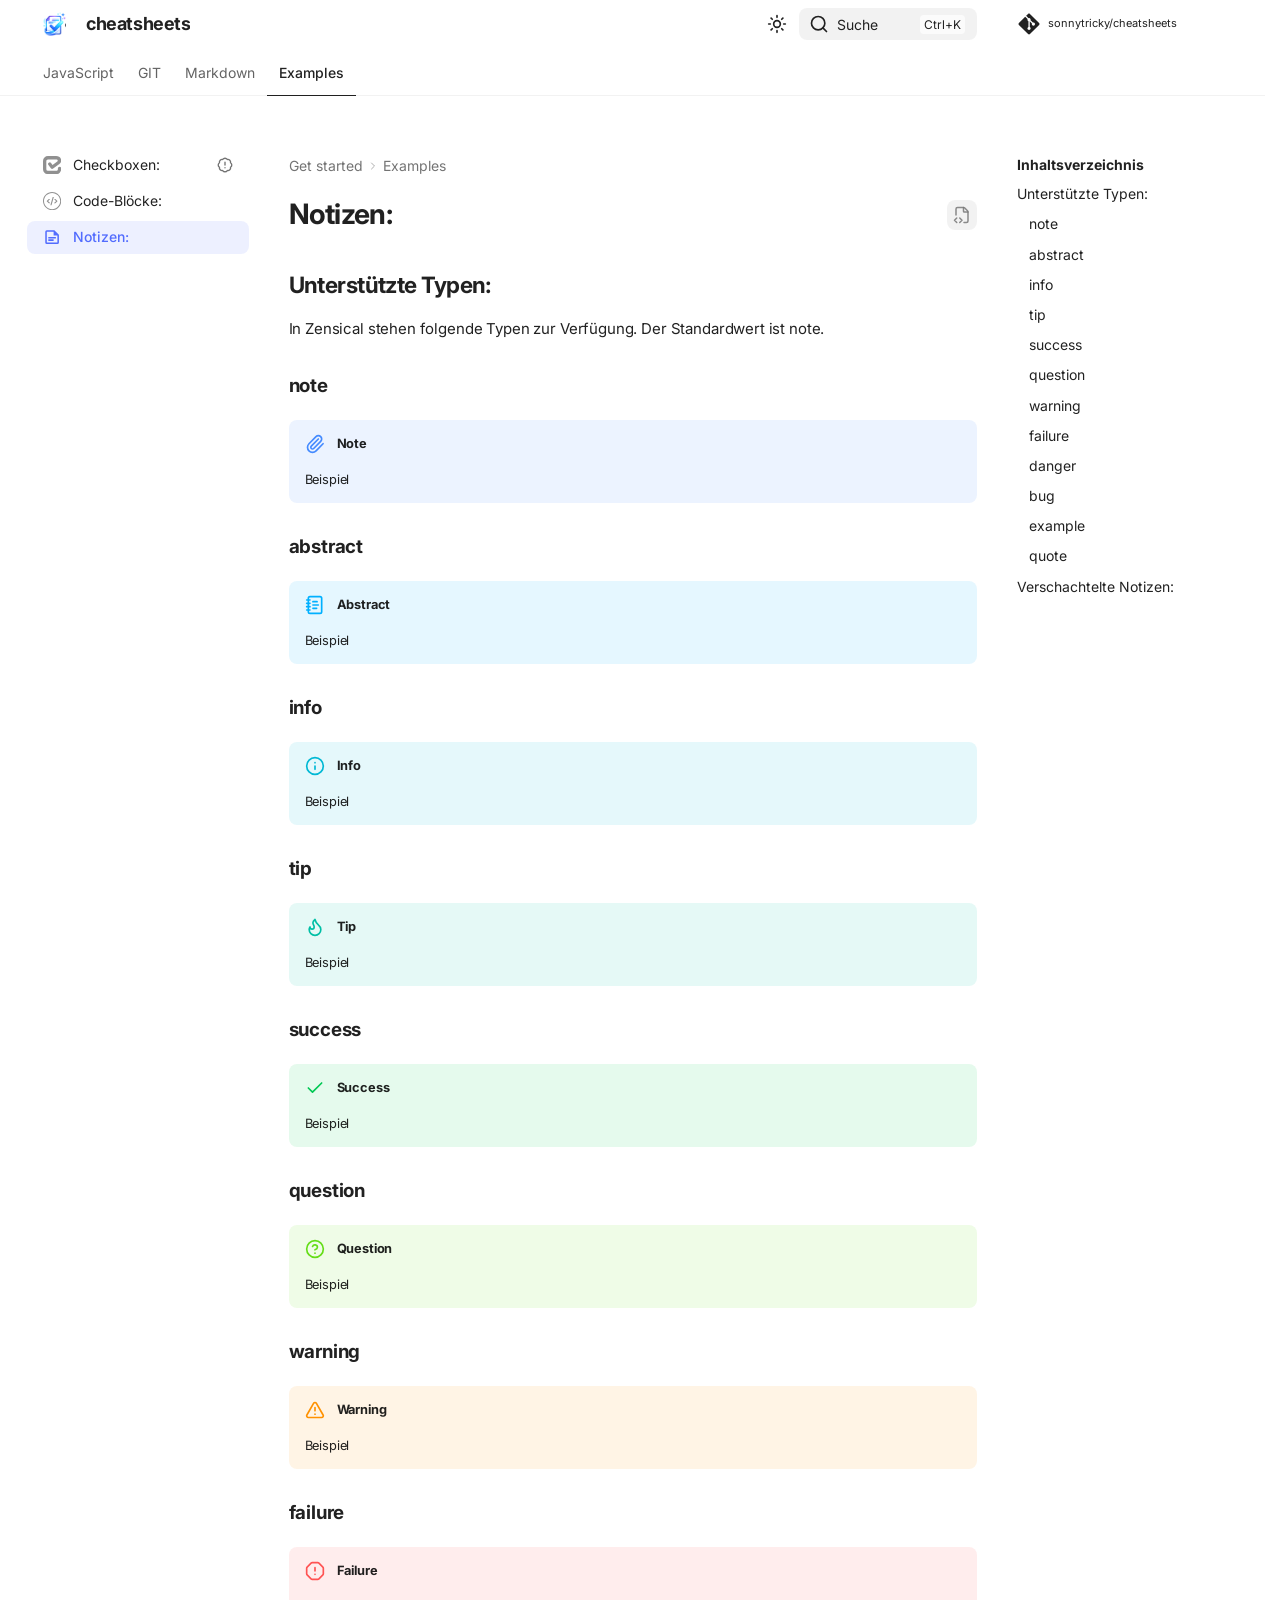
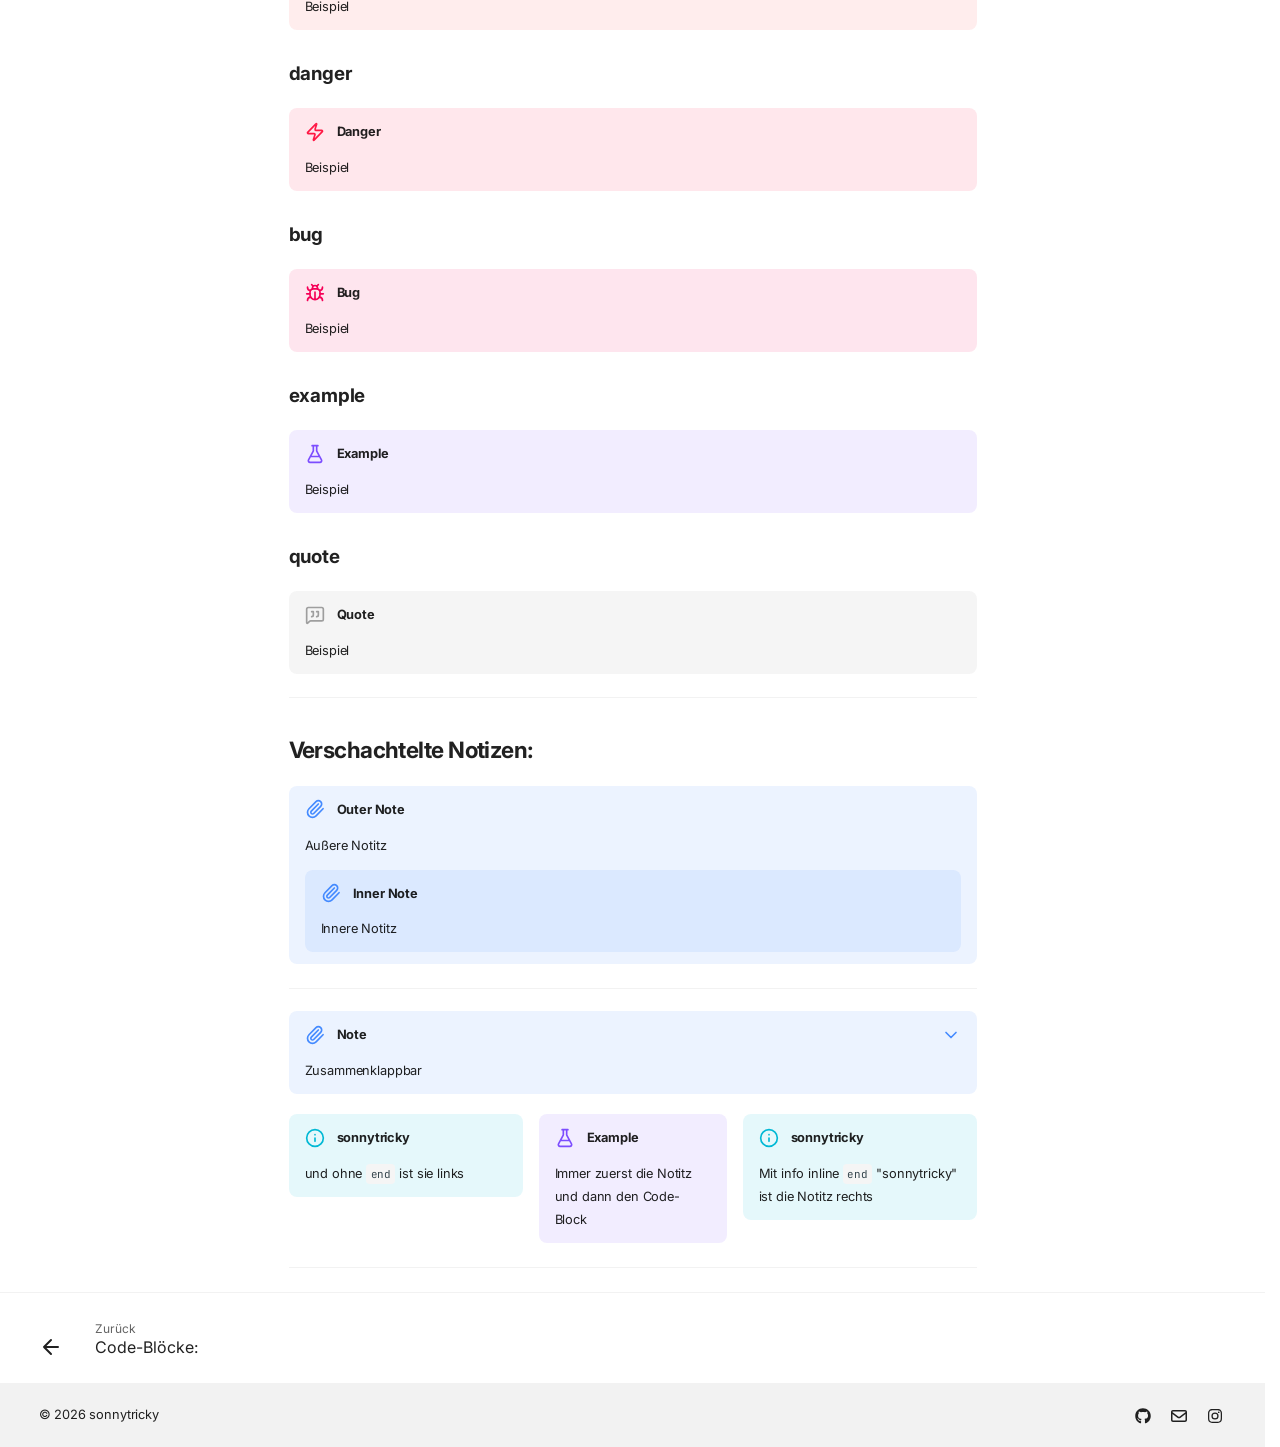
<file: examples/Notizen/index.html>
<!doctype html>
<html lang="de" class="no-js">
  <head>
    
      <meta charset="utf-8">
      <meta name="viewport" content="width=device-width,initial-scale=1">
      
      
        <meta name="author" content="sonnytricky">
      
      
      
        <link rel="prev" href="../Code-Bl%C3%B6cke/">
      
      
      
        
      
      
      <link rel="icon" href="../../images/cheatsheets-logo-favicon.png">
      <meta name="generator" content="zensical-0.0.32">
    
    
      
        <title>Notizen: - cheatsheets</title>
      
    
    
      
        
      
      <link rel="stylesheet" href="../../assets/stylesheets/modern/main.53a7feaf.min.css">
      
        
          
        
        <link rel="stylesheet" href="../../assets/stylesheets/modern/palette.dfe2e883.min.css">
      
      


    
    
      
    
    
      
        
        
        <link rel="preconnect" href="https://fonts.gstatic.com" crossorigin>
        <link rel="stylesheet" href="https://fonts.googleapis.com/css?family=Inter:300,300i,400,400i,500,500i,700,700i%7CJetBrains+Mono:400,400i,700,700i&display=fallback">
        <style>:root{--md-text-font:"Inter";--md-code-font:"JetBrains Mono"}</style>
      
    
    
      <link rel="stylesheet" href="../../stylesheets/extra.css">
    
    <script>__md_scope=new URL("../..",location),__md_hash=e=>[...e].reduce(((e,t)=>(e<<5)-e+t.charCodeAt(0)),0),__md_get=(e,t=localStorage,a=__md_scope)=>JSON.parse(t.getItem(a.pathname+"."+e)),__md_set=(e,t,a=localStorage,_=__md_scope)=>{try{a.setItem(_.pathname+"."+e,JSON.stringify(t))}catch(e){}},document.documentElement.setAttribute("data-platform",navigator.platform)</script>
    
      

    
    
  </head>
  
  
    
    
      
    
    
    
    
    <body dir="ltr" data-md-color-scheme="default" data-md-color-primary="indigo" data-md-color-accent="indigo">
  
    
    <input class="md-toggle" data-md-toggle="drawer" type="checkbox" id="__drawer" autocomplete="off">
    <input class="md-toggle" data-md-toggle="search" type="checkbox" id="__search" autocomplete="off">
    <label class="md-overlay" for="__drawer" aria-label="Navigation"></label>
    <div data-md-component="skip">
      
        
        <a href="#notizen" class="md-skip">
          Zum Inhalt
        </a>
      
    </div>
    <div data-md-component="announce">
      
    </div>
    
    
      

  

<header class="md-header md-header--shadow md-header--lifted" data-md-component="header">
  <nav class="md-header__inner md-grid" aria-label="Kopfzeile">
    <a href="../.." title="cheatsheets" class="md-header__button md-logo" aria-label="cheatsheets" data-md-component="logo">
      
  <img src="../../assets/cheatsheets-logo.png" alt="cheatsheets">

    </a>
    <label class="md-header__button md-icon" for="__drawer" aria-label="Navigation">
      
      <svg xmlns="http://www.w3.org/2000/svg" fill="none" stroke="currentColor" stroke-linecap="round" stroke-linejoin="round" stroke-width="2" class="lucide lucide-menu" viewBox="0 0 24 24"><path d="M4 5h16M4 12h16M4 19h16"/></svg>
    </label>
    <div class="md-header__title" data-md-component="header-title">
      <div class="md-header__ellipsis">
        <div class="md-header__topic">
          <span class="md-ellipsis">
            cheatsheets
          </span>
        </div>
        <div class="md-header__topic" data-md-component="header-topic">
          <span class="md-ellipsis">
            
              Notizen:
            
          </span>
        </div>
      </div>
    </div>
    
      
        <form class="md-header__option" data-md-component="palette">
  
    
    
    
    <input class="md-option" data-md-color-media="none" data-md-color-scheme="default" data-md-color-primary="indigo" data-md-color-accent="indigo"  aria-label="Switch to dark mode"  type="radio" name="__palette" id="__palette_0">
    
      <label class="md-header__button md-icon" title="Switch to dark mode" for="__palette_1" hidden>
        <svg xmlns="http://www.w3.org/2000/svg" fill="none" stroke="currentColor" stroke-linecap="round" stroke-linejoin="round" stroke-width="2" class="lucide lucide-sun" viewBox="0 0 24 24"><circle cx="12" cy="12" r="4"/><path d="M12 2v2M12 20v2M4.93 4.93l1.41 1.41M17.66 17.66l1.41 1.41M2 12h2M20 12h2M6.34 17.66l-1.41 1.41M19.07 4.93l-1.41 1.41"/></svg>
      </label>
    
  
    
    
    
    <input class="md-option" data-md-color-media="none" data-md-color-scheme="slate" data-md-color-primary="indigo" data-md-color-accent="orange"  aria-label="Switch to light mode"  type="radio" name="__palette" id="__palette_1">
    
      <label class="md-header__button md-icon" title="Switch to light mode" for="__palette_0" hidden>
        <svg xmlns="http://www.w3.org/2000/svg" fill="none" stroke="currentColor" stroke-linecap="round" stroke-linejoin="round" stroke-width="2" class="lucide lucide-moon" viewBox="0 0 24 24"><path d="M20.985 12.486a9 9 0 1 1-9.473-9.472c.405-.022.617.46.402.803a6 6 0 0 0 8.268 8.268c.344-.215.825-.004.803.401"/></svg>
      </label>
    
  
</form>
      
    
    
      <script>var palette=__md_get("__palette");if(palette&&palette.color){if("(prefers-color-scheme)"===palette.color.media){var media=matchMedia("(prefers-color-scheme: light)"),input=document.querySelector(media.matches?"[data-md-color-media='(prefers-color-scheme: light)']":"[data-md-color-media='(prefers-color-scheme: dark)']");palette.color.media=input.getAttribute("data-md-color-media"),palette.color.scheme=input.getAttribute("data-md-color-scheme"),palette.color.primary=input.getAttribute("data-md-color-primary"),palette.color.accent=input.getAttribute("data-md-color-accent")}for(var[key,value]of Object.entries(palette.color))document.body.setAttribute("data-md-color-"+key,value)}</script>
    
    
    
      
      
        <label class="md-header__button md-icon" for="__search" aria-label="Suche">
          
          <svg xmlns="http://www.w3.org/2000/svg" fill="none" stroke="currentColor" stroke-linecap="round" stroke-linejoin="round" stroke-width="2" class="lucide lucide-search" viewBox="0 0 24 24"><path d="m21 21-4.34-4.34"/><circle cx="11" cy="11" r="8"/></svg>
        </label>
        <div class="md-search" data-md-component="search" role="dialog" aria-label="Suche">
  <button type="button" class="md-search__button">
    Suche
  </button>
</div>
      
    
    <div class="md-header__source">
      
        <a href="https://github.com/sonnytricky/cheatsheets" title="Zum Repository" class="md-source" data-md-component="source">
  <div class="md-source__icon md-icon">
    
    <svg xmlns="http://www.w3.org/2000/svg" viewBox="0 0 448 512"><!--! Font Awesome Free 7.2.0 by @fontawesome - https://fontawesome.com License - https://fontawesome.com/license/free (Icons: CC BY 4.0, Fonts: SIL OFL 1.1, Code: MIT License) Copyright 2026 Fonticons, Inc.--><path fill="currentColor" d="M439.6 236.1 244 40.5c-5.4-5.5-12.8-8.5-20.4-8.5s-15 3-20.4 8.4L162.5 81l51.5 51.5c27.1-9.1 52.7 16.8 43.4 43.7l49.7 49.7c34.2-11.8 61.2 31 35.5 56.7-26.5 26.5-70.2-2.9-56-37.3L240.3 199v121.9c25.3 12.5 22.3 41.8 9.1 55-6.4 6.4-15.2 10.1-24.3 10.1s-17.8-3.6-24.3-10.1c-17.6-17.6-11.1-46.9 11.2-56v-123c-20.8-8.5-24.6-30.7-18.6-45L142.6 101 8.5 235.1C3 240.6 0 247.9 0 255.5s3 15 8.5 20.4l195.6 195.7c5.4 5.4 12.7 8.4 20.4 8.4s15-3 20.4-8.4l194.7-194.7c5.4-5.4 8.4-12.8 8.4-20.4s-3-15-8.4-20.4"/></svg>
  </div>
  <div class="md-source__repository">
    sonnytricky/cheatsheets
  </div>
</a>
      
    </div>
  </nav>
  
    
      
<nav class="md-tabs" aria-label="Hauptnavigation" data-md-component="tabs">
  <div class="md-grid">
    <ul class="md-tabs__list">
      
        
  
  
  
  
    
    
      <li class="md-tabs__item">
        <a href="../../JavaScript/" class="md-tabs__link">
          
  
  JavaScript

        </a>
      </li>
    
  

      
        
  
  
  
  
    
    
      <li class="md-tabs__item">
        <a href="../../git/" class="md-tabs__link">
          
  
  GIT

        </a>
      </li>
    
  

      
        
  
  
  
  
    <li class="md-tabs__item">
      <a href="../../markdown/markdown/" class="md-tabs__link">
        
  
  Markdown

      </a>
    </li>
  

      
        
  
  
  
    
  
  
    
    
      <li class="md-tabs__item md-tabs__item--active">
        <a href="../" class="md-tabs__link">
          
  
  Examples

        </a>
      </li>
    
  

      
    </ul>
  </div>
</nav>
    
  
</header>
    
    <div class="md-container" data-md-component="container">
      
      
        
      
      <main class="md-main" data-md-component="main">
        <div class="md-main__inner md-grid">
          
            
              
              <div class="md-sidebar md-sidebar--primary" data-md-component="sidebar" data-md-type="navigation" >
                <div class="md-sidebar__scrollwrap">
                  <div class="md-sidebar__inner">
                    


  


<nav class="md-nav md-nav--primary md-nav--lifted" aria-label="Navigation" data-md-level="0">
  <label class="md-nav__title" for="__drawer">
    <a href="../.." title="cheatsheets" class="md-nav__button md-logo" aria-label="cheatsheets" data-md-component="logo">
      
  <img src="../../assets/cheatsheets-logo.png" alt="cheatsheets">

    </a>
    cheatsheets
  </label>
  
    <div class="md-nav__source">
      <a href="https://github.com/sonnytricky/cheatsheets" title="Zum Repository" class="md-source" data-md-component="source">
  <div class="md-source__icon md-icon">
    
    <svg xmlns="http://www.w3.org/2000/svg" viewBox="0 0 448 512"><!--! Font Awesome Free 7.2.0 by @fontawesome - https://fontawesome.com License - https://fontawesome.com/license/free (Icons: CC BY 4.0, Fonts: SIL OFL 1.1, Code: MIT License) Copyright 2026 Fonticons, Inc.--><path fill="currentColor" d="M439.6 236.1 244 40.5c-5.4-5.5-12.8-8.5-20.4-8.5s-15 3-20.4 8.4L162.5 81l51.5 51.5c27.1-9.1 52.7 16.8 43.4 43.7l49.7 49.7c34.2-11.8 61.2 31 35.5 56.7-26.5 26.5-70.2-2.9-56-37.3L240.3 199v121.9c25.3 12.5 22.3 41.8 9.1 55-6.4 6.4-15.2 10.1-24.3 10.1s-17.8-3.6-24.3-10.1c-17.6-17.6-11.1-46.9 11.2-56v-123c-20.8-8.5-24.6-30.7-18.6-45L142.6 101 8.5 235.1C3 240.6 0 247.9 0 255.5s3 15 8.5 20.4l195.6 195.7c5.4 5.4 12.7 8.4 20.4 8.4s15-3 20.4-8.4l194.7-194.7c5.4-5.4 8.4-12.8 8.4-20.4s-3-15-8.4-20.4"/></svg>
  </div>
  <div class="md-source__repository">
    sonnytricky/cheatsheets
  </div>
</a>
    </div>
  
  <ul class="md-nav__list" data-md-scrollfix>
    
      
      
  
  
  
  
    
    
      
        
          
        
      
        
      
        
      
    
    
    
      
      
    
    
    <li class="md-nav__item md-nav__item--nested">
      
        
        
        <input class="md-nav__toggle md-toggle " type="checkbox" id="__nav_1" >
        
          
          <div class="md-nav__link md-nav__container">
            <a href="../../JavaScript/" class="md-nav__link ">
              
  
  
  <span class="md-ellipsis">
    
  
    JavaScript
  

    
  </span>
  
  

            </a>
            
              
              <label class="md-nav__link " for="__nav_1" id="__nav_1_label" tabindex="0">
                <span class="md-nav__icon md-icon"></span>
              </label>
            
          </div>
        
        <nav class="md-nav" data-md-level="1" aria-labelledby="__nav_1_label" aria-expanded="false">
          <label class="md-nav__title" for="__nav_1">
            <span class="md-nav__icon md-icon"></span>
            
  
    JavaScript
  

          </label>
          <ul class="md-nav__list" data-md-scrollfix>
            
              
            
              
                
  
  
  
  
    <li class="md-nav__item">
      <a href="../../JavaScript/Array/" class="md-nav__link">
        
  
  
  <span class="md-ellipsis">
    
  
    🧠 Was ist ein Array?
  

    
  </span>
  
  

      </a>
    </li>
  

              
            
              
                
  
  
  
  
    <li class="md-nav__item">
      <a href="../../JavaScript/Switch/" class="md-nav__link">
        
  
  
  <span class="md-ellipsis">
    
  
    🧠 Was ist ein switch?
  

    
  </span>
  
  

      </a>
    </li>
  

              
            
          </ul>
        </nav>
      
    </li>
  

    
      
      
  
  
  
  
    
    
      
        
          
        
      
        
      
    
    
    
      
      
    
    
    <li class="md-nav__item md-nav__item--nested">
      
        
        
        <input class="md-nav__toggle md-toggle " type="checkbox" id="__nav_2" >
        
          
          <div class="md-nav__link md-nav__container">
            <a href="../../git/" class="md-nav__link ">
              
  
  
    <svg xmlns="http://www.w3.org/2000/svg" viewBox="0 0 24 24"><path d="M23.546 10.93 13.067.452a1.55 1.55 0 0 0-2.188 0L8.708 2.627l2.76 2.76a1.838 1.838 0 0 1 2.327 2.341l2.658 2.66a1.838 1.838 0 0 1 1.9 3.039 1.837 1.837 0 0 1-2.6 0 1.85 1.85 0 0 1-.404-1.996L12.86 8.955v6.525c.176.086.342.203.488.348a1.85 1.85 0 0 1 0 2.6 1.844 1.844 0 0 1-2.609 0 1.834 1.834 0 0 1 0-2.598c.182-.18.387-.316.605-.406V8.835a1.834 1.834 0 0 1-.996-2.41L7.636 3.7.45 10.881c-.6.605-.6 1.584 0 2.189l10.48 10.477a1.545 1.545 0 0 0 2.186 0l10.43-10.43a1.544 1.544 0 0 0 0-2.187"/></svg>
  
  <span class="md-ellipsis">
    
  
    GIT
  

    
  </span>
  
  

            </a>
            
              
              <label class="md-nav__link " for="__nav_2" id="__nav_2_label" tabindex="0">
                <span class="md-nav__icon md-icon"></span>
              </label>
            
          </div>
        
        <nav class="md-nav" data-md-level="1" aria-labelledby="__nav_2_label" aria-expanded="false">
          <label class="md-nav__title" for="__nav_2">
            <span class="md-nav__icon md-icon"></span>
            
  
    GIT
  

          </label>
          <ul class="md-nav__list" data-md-scrollfix>
            
              
            
              
                
  
  
  
  
    <li class="md-nav__item">
      <a href="../../git/Ordner_zur_Repo_machen/" class="md-nav__link">
        
  
  
  <span class="md-ellipsis">
    
  
    Ordner zur Repo machen
  

    
  </span>
  
  

      </a>
    </li>
  

              
            
          </ul>
        </nav>
      
    </li>
  

    
      
      
  
  
  
  
    <li class="md-nav__item">
      <a href="../../markdown/markdown/" class="md-nav__link">
        
  
  
    <svg xmlns="http://www.w3.org/2000/svg" viewBox="0 0 24 24"><path d="M22.27 19.385H1.73A1.73 1.73 0 0 1 0 17.655V6.345a1.73 1.73 0 0 1 1.73-1.73h20.54A1.73 1.73 0 0 1 24 6.345v11.308a1.73 1.73 0 0 1-1.73 1.731zM5.769 15.923v-4.5l2.308 2.885 2.307-2.885v4.5h2.308V8.078h-2.308l-2.307 2.885-2.308-2.885H3.46v7.847zM21.232 12h-2.309V8.077h-2.307V12h-2.308l3.461 4.039z"/></svg>
  
  <span class="md-ellipsis">
    
  
    Markdown
  

    
  </span>
  
  
    
  
  
    <span class="md-status md-status--new"></span>
  

  

      </a>
    </li>
  

    
      
      
  
  
    
  
  
  
    
    
      
        
          
        
      
        
      
        
      
        
      
    
    
    
      
        
        
      
      
    
    
    <li class="md-nav__item md-nav__item--active md-nav__item--section md-nav__item--nested">
      
        
        
        <input class="md-nav__toggle md-toggle " type="checkbox" id="__nav_4" checked>
        
          
          <div class="md-nav__link md-nav__container">
            <a href="../" class="md-nav__link ">
              
  
  
    <svg xmlns="http://www.w3.org/2000/svg" fill="none" stroke="currentColor" stroke-linecap="round" stroke-linejoin="round" stroke-width="2" class="lucide lucide-rocket" viewBox="0 0 24 24"><path d="M12 15v5s3.03-.55 4-2c1.08-1.62 0-5 0-5M4.5 16.5c-1.5 1.26-2 5-2 5s3.74-.5 5-2c.71-.84.7-2.13-.09-2.91a2.18 2.18 0 0 0-2.91-.09"/><path d="M9 12a22 22 0 0 1 2-3.95A12.88 12.88 0 0 1 22 2c0 2.72-.78 7.5-6 11a22.4 22.4 0 0 1-4 2z"/><path d="M9 12H4s.55-3.03 2-4c1.62-1.08 5 .05 5 .05"/></svg>
  
  <span class="md-ellipsis">
    
  
    Examples
  

    
  </span>
  
  

            </a>
            
              
              <label class="md-nav__link " for="__nav_4" id="__nav_4_label" tabindex="">
                <span class="md-nav__icon md-icon"></span>
              </label>
            
          </div>
        
        <nav class="md-nav" data-md-level="1" aria-labelledby="__nav_4_label" aria-expanded="true">
          <label class="md-nav__title" for="__nav_4">
            <span class="md-nav__icon md-icon"></span>
            
  
    Examples
  

          </label>
          <ul class="md-nav__list" data-md-scrollfix>
            
              
            
              
                
  
  
  
  
    <li class="md-nav__item">
      <a href="../Checkboxen/" class="md-nav__link">
        
  
  
    <svg xmlns="http://www.w3.org/2000/svg" viewBox="0 0 24 24"><path d="M6.544.12A6.553 6.553 0 0 0 0 6.664v10.674a6.55 6.55 0 0 0 6.544 6.542h10.912A6.55 6.55 0 0 0 24 17.338v-.831a2.193 2.193 0 0 0-4.388 0v.83c0 1.19-.967 2.157-2.156 2.157H6.544a2.16 2.16 0 0 1-2.158-2.156V6.748c0-1.19.969-2.16 2.158-2.16 3.843.004 7.814-.009 11.612.001.556.138.892.445 1.058.848.193.47.343 1.118-.404 1.748l-6.26 4.596-1.892-2.441a2.19 2.19 0 0 0-3.075-.391 2.19 2.19 0 0 0-.391 3.076l3.198 4.133a2.197 2.197 0 0 0 3.035.424l7.252-5.301a57 57 0 0 0 1.22-.977c2.106-1.926 2.517-4.393 1.627-6.553C22.603 1.51 20.268.12 17.435.12Z"/></svg>
  
  <span class="md-ellipsis">
    
  
    Checkboxen:
  

    
  </span>
  
  
    
  
  
    <span class="md-status md-status--new"></span>
  

  

      </a>
    </li>
  

              
            
              
                
  
  
  
  
    <li class="md-nav__item">
      <a href="../Code-Bl%C3%B6cke/" class="md-nav__link">
        
  
  
    <svg xmlns="http://www.w3.org/2000/svg" viewBox="0 0 24 24"><path d="M9.825 17.527a.11.11 0 0 1-.107-.142l3.05-10.837a.11.11 0 0 1 .108-.081H14.2a.11.11 0 0 1 .107.141l-3.063 10.838a.11.11 0 0 1-.107.08H9.825Zm-2.146-2.732a.1.1 0 0 1-.079-.033l-2.667-2.704a.11.11 0 0 1 0-.156L7.6 9.211a.11.11 0 0 1 .08-.033h1.702c.1 0 .149.12.079.19l-2.534 2.534a.11.11 0 0 0 0 .157l2.535 2.546c.07.07.02.19-.079.19zm6.954 0a.111.111 0 0 1-.079-.19l2.525-2.546a.11.11 0 0 0 0-.157l-2.524-2.535a.111.111 0 0 1 .079-.19h1.692q.047.001.078.034l2.68 2.69a.11.11 0 0 1 0 .157l-2.68 2.704a.11.11 0 0 1-.078.033zM12 24C5.383 24 0 18.617 0 12S5.383 0 12 0s12 5.383 12 12-5.383 12-12 12m0-22.667C6.118 1.333 1.333 6.118 1.333 12S6.118 22.667 12 22.667 22.667 17.882 22.667 12 17.882 1.333 12 1.333"/></svg>
  
  <span class="md-ellipsis">
    
  
    Code-Blöcke:
  

    
  </span>
  
  

      </a>
    </li>
  

              
            
              
                
  
  
    
  
  
  
    <li class="md-nav__item md-nav__item--active">
      
      
      
      
        
      
      
        <label class="md-nav__link md-nav__link--active" for="__toc">
          
  
  
    <svg xmlns="http://www.w3.org/2000/svg" viewBox="0 0 24 24"><path d="M15 3H5A2 2 0 0 0 3 5V19A2 2 0 0 0 5 21H19A2 2 0 0 0 21 19V9L15 3M19 19H5V5H14V10H19M17 14H7V12H17M14 17H7V15H14" /></svg>
  
  <span class="md-ellipsis">
    
  
    Notizen:
  

    
  </span>
  
  

          <span class="md-nav__icon md-icon"></span>
        </label>
      
      <a href="././" class="md-nav__link md-nav__link--active">
        
  
  
    <svg xmlns="http://www.w3.org/2000/svg" viewBox="0 0 24 24"><path d="M15 3H5A2 2 0 0 0 3 5V19A2 2 0 0 0 5 21H19A2 2 0 0 0 21 19V9L15 3M19 19H5V5H14V10H19M17 14H7V12H17M14 17H7V15H14" /></svg>
  
  <span class="md-ellipsis">
    
  
    Notizen:
  

    
  </span>
  
  

      </a>
      
        


<nav class="md-nav md-nav--secondary" aria-label="Inhaltsverzeichnis">
  
  
  
    
  
  
    <label class="md-nav__title" for="__toc">
      <span class="md-nav__icon md-icon"></span>
      Inhaltsverzeichnis
    </label>
    <ul class="md-nav__list" data-md-component="toc" data-md-scrollfix>
      
        <li class="md-nav__item">
  <a href="#unterstutzte-typen" class="md-nav__link">
    <span class="md-ellipsis">
      
        Unterstützte Typen:
      
    </span>
  </a>
  
    <nav class="md-nav" aria-label="Unterstützte Typen:">
      <ul class="md-nav__list">
        
          <li class="md-nav__item">
  <a href="#note" class="md-nav__link">
    <span class="md-ellipsis">
      
        note
      
    </span>
  </a>
  
</li>
        
          <li class="md-nav__item">
  <a href="#abstract" class="md-nav__link">
    <span class="md-ellipsis">
      
        abstract
      
    </span>
  </a>
  
</li>
        
          <li class="md-nav__item">
  <a href="#info" class="md-nav__link">
    <span class="md-ellipsis">
      
        info
      
    </span>
  </a>
  
</li>
        
          <li class="md-nav__item">
  <a href="#tip" class="md-nav__link">
    <span class="md-ellipsis">
      
        tip
      
    </span>
  </a>
  
</li>
        
          <li class="md-nav__item">
  <a href="#success" class="md-nav__link">
    <span class="md-ellipsis">
      
        success
      
    </span>
  </a>
  
</li>
        
          <li class="md-nav__item">
  <a href="#question" class="md-nav__link">
    <span class="md-ellipsis">
      
        question
      
    </span>
  </a>
  
</li>
        
          <li class="md-nav__item">
  <a href="#warning" class="md-nav__link">
    <span class="md-ellipsis">
      
        warning
      
    </span>
  </a>
  
</li>
        
          <li class="md-nav__item">
  <a href="#failure" class="md-nav__link">
    <span class="md-ellipsis">
      
        failure
      
    </span>
  </a>
  
</li>
        
          <li class="md-nav__item">
  <a href="#danger" class="md-nav__link">
    <span class="md-ellipsis">
      
        danger
      
    </span>
  </a>
  
</li>
        
          <li class="md-nav__item">
  <a href="#bug" class="md-nav__link">
    <span class="md-ellipsis">
      
        bug
      
    </span>
  </a>
  
</li>
        
          <li class="md-nav__item">
  <a href="#example" class="md-nav__link">
    <span class="md-ellipsis">
      
        example
      
    </span>
  </a>
  
</li>
        
          <li class="md-nav__item">
  <a href="#quote" class="md-nav__link">
    <span class="md-ellipsis">
      
        quote
      
    </span>
  </a>
  
</li>
        
      </ul>
    </nav>
  
</li>
      
        <li class="md-nav__item">
  <a href="#verschachtelte-notizen" class="md-nav__link">
    <span class="md-ellipsis">
      
        Verschachtelte Notizen:
      
    </span>
  </a>
  
</li>
      
    </ul>
  
</nav>
      
    </li>
  

              
            
          </ul>
        </nav>
      
    </li>
  

    
  </ul>
</nav>
                  </div>
                </div>
              </div>
            
            
              
              <div class="md-sidebar md-sidebar--secondary" data-md-component="sidebar" data-md-type="toc" >
                <div class="md-sidebar__scrollwrap">
                  
                    
                    
                    
                      
                    
                    
                      <input class="md-nav__toggle md-toggle" type="checkbox" id="__toc">
                      <div class="md-sidebar-button__wrapper">
                        <label class="md-sidebar-button" for="__toc"></label>
                      </div>
                    
                  
                  <div class="md-sidebar__inner">
                    


<nav class="md-nav md-nav--secondary" aria-label="Inhaltsverzeichnis">
  
  
  
    
  
  
    <label class="md-nav__title" for="__toc">
      <span class="md-nav__icon md-icon"></span>
      Inhaltsverzeichnis
    </label>
    <ul class="md-nav__list" data-md-component="toc" data-md-scrollfix>
      
        <li class="md-nav__item">
  <a href="#unterstutzte-typen" class="md-nav__link">
    <span class="md-ellipsis">
      
        Unterstützte Typen:
      
    </span>
  </a>
  
    <nav class="md-nav" aria-label="Unterstützte Typen:">
      <ul class="md-nav__list">
        
          <li class="md-nav__item">
  <a href="#note" class="md-nav__link">
    <span class="md-ellipsis">
      
        note
      
    </span>
  </a>
  
</li>
        
          <li class="md-nav__item">
  <a href="#abstract" class="md-nav__link">
    <span class="md-ellipsis">
      
        abstract
      
    </span>
  </a>
  
</li>
        
          <li class="md-nav__item">
  <a href="#info" class="md-nav__link">
    <span class="md-ellipsis">
      
        info
      
    </span>
  </a>
  
</li>
        
          <li class="md-nav__item">
  <a href="#tip" class="md-nav__link">
    <span class="md-ellipsis">
      
        tip
      
    </span>
  </a>
  
</li>
        
          <li class="md-nav__item">
  <a href="#success" class="md-nav__link">
    <span class="md-ellipsis">
      
        success
      
    </span>
  </a>
  
</li>
        
          <li class="md-nav__item">
  <a href="#question" class="md-nav__link">
    <span class="md-ellipsis">
      
        question
      
    </span>
  </a>
  
</li>
        
          <li class="md-nav__item">
  <a href="#warning" class="md-nav__link">
    <span class="md-ellipsis">
      
        warning
      
    </span>
  </a>
  
</li>
        
          <li class="md-nav__item">
  <a href="#failure" class="md-nav__link">
    <span class="md-ellipsis">
      
        failure
      
    </span>
  </a>
  
</li>
        
          <li class="md-nav__item">
  <a href="#danger" class="md-nav__link">
    <span class="md-ellipsis">
      
        danger
      
    </span>
  </a>
  
</li>
        
          <li class="md-nav__item">
  <a href="#bug" class="md-nav__link">
    <span class="md-ellipsis">
      
        bug
      
    </span>
  </a>
  
</li>
        
          <li class="md-nav__item">
  <a href="#example" class="md-nav__link">
    <span class="md-ellipsis">
      
        example
      
    </span>
  </a>
  
</li>
        
          <li class="md-nav__item">
  <a href="#quote" class="md-nav__link">
    <span class="md-ellipsis">
      
        quote
      
    </span>
  </a>
  
</li>
        
      </ul>
    </nav>
  
</li>
      
        <li class="md-nav__item">
  <a href="#verschachtelte-notizen" class="md-nav__link">
    <span class="md-ellipsis">
      
        Verschachtelte Notizen:
      
    </span>
  </a>
  
</li>
      
    </ul>
  
</nav>
                  </div>
                </div>
              </div>
            
          
          
            <div class="md-content" data-md-component="content">
              
                



  


  <nav class="md-path" aria-label="Navigation" >
    <ol class="md-path__list">
      
        
  
  
    <li class="md-path__item">
      <a href="../.." class="md-path__link">
        
  <span class="md-ellipsis">
    Get started
  </span>

      </a>
    </li>
  

      
      
        
  
  
    
    
      <li class="md-path__item">
        <a href="../" class="md-path__link">
          
  <span class="md-ellipsis">
    Examples
  </span>

        </a>
      </li>
    
  

      
    </ol>
  </nav>

              
              <article class="md-content__inner md-typeset">
                
                  
  
  
    
      
    
    <a href="https://github.com/sonnytricky/cheatsheets/raw/main/docs/examples/Notizen.md" title="Quellcode der Seite anzeigen" class="md-content__button md-icon">
      
      <svg xmlns="http://www.w3.org/2000/svg" fill="none" stroke="currentColor" stroke-linecap="round" stroke-linejoin="round" stroke-width="2" class="lucide lucide-file-code-2" viewBox="0 0 24 24"><path d="M4 12.15V4a2 2 0 0 1 2-2h8a2.4 2.4 0 0 1 1.706.706l3.588 3.588A2.4 2.4 0 0 1 20 8v12a2 2 0 0 1-2 2h-3.35"/><path d="M14 2v5a1 1 0 0 0 1 1h5M5 16l-3 3 3 3M9 22l3-3-3-3"/></svg>
    </a>
  


<h1 id="notizen">Notizen:</h1>
<h2 id="unterstutzte-typen">Unterstützte Typen:</h2>
<p>In Zensical stehen folgende Typen zur Verfügung. Der Standardwert ist note.</p>
<h3 id="note">note</h3>
<div class="admonition note">
<p class="admonition-title">Note</p>
<p>Beispiel</p>
</div>
<h3 id="abstract">abstract</h3>
<div class="admonition abstract">
<p class="admonition-title">Abstract</p>
<p>Beispiel</p>
</div>
<h3 id="info">info</h3>
<div class="admonition info">
<p class="admonition-title">Info</p>
<p>Beispiel</p>
</div>
<h3 id="tip">tip</h3>
<div class="admonition tip">
<p class="admonition-title">Tip</p>
<p>Beispiel</p>
</div>
<h3 id="success">success</h3>
<div class="admonition success">
<p class="admonition-title">Success</p>
<p>Beispiel</p>
</div>
<h3 id="question">question</h3>
<div class="admonition question">
<p class="admonition-title">Question</p>
<p>Beispiel</p>
</div>
<h3 id="warning">warning</h3>
<div class="admonition warning">
<p class="admonition-title">Warning</p>
<p>Beispiel</p>
</div>
<h3 id="failure">failure</h3>
<div class="admonition failure">
<p class="admonition-title">Failure</p>
<p>Beispiel</p>
</div>
<h3 id="danger">danger</h3>
<div class="admonition danger">
<p class="admonition-title">Danger</p>
<p>Beispiel</p>
</div>
<h3 id="bug">bug</h3>
<div class="admonition bug">
<p class="admonition-title">Bug</p>
<p>Beispiel</p>
</div>
<h3 id="example">example</h3>
<div class="admonition example">
<p class="admonition-title">Example</p>
<p>Beispiel</p>
</div>
<h3 id="quote">quote</h3>
<div class="admonition quote">
<p class="admonition-title">Quote</p>
<p>Beispiel</p>
</div>
<hr />
<h2 id="verschachtelte-notizen">Verschachtelte Notizen:</h2>
<div class="admonition note">
<p class="admonition-title">Outer Note</p>
<p>Außere Notitz</p>
<div class="admonition note">
<p class="admonition-title">Inner Note</p>
<p>Innere Notitz</p>
</div>
</div>
<hr />
<details class="note" open="open">
<summary>Note</summary>
<p>Zusammenklappbar</p>
</details>
<div class="admonition info inline end">
<p class="admonition-title">sonnytricky</p>
<p>Mit info inline <code>end</code> "sonnytricky"
ist die Notitz rechts</p>
</div>
<div class="admonition info inline">
<p class="admonition-title">sonnytricky</p>
<p>und ohne <code>end</code> ist sie links</p>
</div>
<div class="admonition example">
<p class="admonition-title">Example</p>
<p>Immer zuerst die Notitz und dann den Code-Block</p>
</div>
<hr />









  
  






                
              </article>
            </div>
          
          
  <script>var tabs=__md_get("__tabs");if(Array.isArray(tabs))e:for(var set of document.querySelectorAll(".tabbed-set")){var labels=set.querySelector(".tabbed-labels");for(var tab of tabs)for(var label of labels.getElementsByTagName("label"))if(label.innerText.trim()===tab){var input=document.getElementById(label.htmlFor);input.checked=!0;continue e}}</script>

<script>var target=document.getElementById(location.hash.slice(1));target&&target.name&&(target.checked=target.name.startsWith("__tabbed_"))</script>
        </div>
        
          <button type="button" class="md-top md-icon" data-md-component="top" hidden>
  
  <svg xmlns="http://www.w3.org/2000/svg" fill="none" stroke="currentColor" stroke-linecap="round" stroke-linejoin="round" stroke-width="2" class="lucide lucide-circle-arrow-up" viewBox="0 0 24 24"><circle cx="12" cy="12" r="10"/><path d="m16 12-4-4-4 4M12 16V8"/></svg>
  Zurück zum Seitenanfang
</button>
        
      </main>
      
        <footer class="md-footer">
  
    
      
      <nav class="md-footer__inner md-grid" aria-label="Fußzeile" >
        
          
          <a href="../Code-Bl%C3%B6cke/" class="md-footer__link md-footer__link--prev" aria-label="Zurück: Code-Blöcke:">
            <div class="md-footer__button md-icon">
              
              <svg xmlns="http://www.w3.org/2000/svg" fill="none" stroke="currentColor" stroke-linecap="round" stroke-linejoin="round" stroke-width="2" class="lucide lucide-arrow-left" viewBox="0 0 24 24"><path d="m12 19-7-7 7-7M19 12H5"/></svg>
            </div>
            <div class="md-footer__title">
              <span class="md-footer__direction">
                Zurück
              </span>
              <div class="md-ellipsis">
                Code-Blöcke:
              </div>
            </div>
          </a>
        
        
      </nav>
    
  
  <div class="md-footer-meta md-typeset">
    <div class="md-footer-meta__inner md-grid">
      <div class="md-copyright">
  
    <div class="md-copyright__highlight">
      © 2026 sonnytricky
    </div>
  
  
</div>
      
        
<div class="md-social">
  
    
    
    
    
    <a href="https://github.com/sonnytricky" target="_blank" rel="noopener" title="sonnytricky on GitHub" class="md-social__link">
      <svg xmlns="http://www.w3.org/2000/svg" viewBox="0 0 512 512"><!--! Font Awesome Free 7.2.0 by @fontawesome - https://fontawesome.com License - https://fontawesome.com/license/free (Icons: CC BY 4.0, Fonts: SIL OFL 1.1, Code: MIT License) Copyright 2026 Fonticons, Inc.--><path fill="currentColor" d="M173.9 397.4c0 2-2.3 3.6-5.2 3.6-3.3.3-5.6-1.3-5.6-3.6 0-2 2.3-3.6 5.2-3.6 3-.3 5.6 1.3 5.6 3.6m-31.1-4.5c-.7 2 1.3 4.3 4.3 4.9 2.6 1 5.6 0 6.2-2s-1.3-4.3-4.3-5.2c-2.6-.7-5.5.3-6.2 2.3m44.2-1.7c-2.9.7-4.9 2.6-4.6 4.9.3 2 2.9 3.3 5.9 2.6 2.9-.7 4.9-2.6 4.6-4.6-.3-1.9-3-3.2-5.9-2.9M252.8 8C114.1 8 8 113.3 8 252c0 110.9 69.8 205.8 169.5 239.2 12.8 2.3 17.3-5.6 17.3-12.1 0-6.2-.3-40.4-.3-61.4 0 0-70 15-84.7-29.8 0 0-11.4-29.1-27.8-36.6 0 0-22.9-15.7 1.6-15.4 0 0 24.9 2 38.6 25.8 21.9 38.6 58.6 27.5 72.9 20.9 2.3-16 8.8-27.1 16-33.7-55.9-6.2-112.3-14.3-112.3-110.5 0-27.5 7.6-41.3 23.6-58.9-2.6-6.5-11.1-33.3 2.6-67.9 20.9-6.5 69 27 69 27 20-5.6 41.5-8.5 62.8-8.5s42.8 2.9 62.8 8.5c0 0 48.1-33.6 69-27 13.7 34.7 5.2 61.4 2.6 67.9 16 17.7 25.8 31.5 25.8 58.9 0 96.5-58.9 104.2-114.8 110.5 9.2 7.9 17 22.9 17 46.4 0 33.7-.3 75.4-.3 83.6 0 6.5 4.6 14.4 17.3 12.1C436.2 457.8 504 362.9 504 252 504 113.3 391.5 8 252.8 8M105.2 352.9c-1.3 1-1 3.3.7 5.2 1.6 1.6 3.9 2.3 5.2 1 1.3-1 1-3.3-.7-5.2-1.6-1.6-3.9-2.3-5.2-1m-10.8-8.1c-.7 1.3.3 2.9 2.3 3.9 1.6 1 3.6.7 4.3-.7.7-1.3-.3-2.9-2.3-3.9-2-.6-3.6-.3-4.3.7m32.4 35.6c-1.6 1.3-1 4.3 1.3 6.2 2.3 2.3 5.2 2.6 6.5 1 1.3-1.3.7-4.3-1.3-6.2-2.2-2.3-5.2-2.6-6.5-1m-11.4-14.7c-1.6 1-1.6 3.6 0 5.9s4.3 3.3 5.6 2.3c1.6-1.3 1.6-3.9 0-6.2-1.4-2.3-4-3.3-5.6-2"/></svg>
    </a>
  
    
    
    
    
    <a href="mailto:<sonnytricky@gmail.com>" target="_blank" rel="noopener" title="sonnytricky@gmail.com" class="md-social__link">
      <svg xmlns="http://www.w3.org/2000/svg" viewBox="0 0 512 512"><!--! Font Awesome Free 7.2.0 by @fontawesome - https://fontawesome.com License - https://fontawesome.com/license/free (Icons: CC BY 4.0, Fonts: SIL OFL 1.1, Code: MIT License) Copyright 2026 Fonticons, Inc.--><path fill="currentColor" d="M61.4 64C27.5 64 0 91.5 0 125.4c0 .9 0 1.7.1 2.6H0v256c0 35.3 28.7 64 64 64h384c35.3 0 64-28.7 64-64V128h-.1c0-.9.1-1.7.1-2.6 0-33.9-27.5-61.4-61.4-61.4zM464 192.3V384c0 8.8-7.2 16-16 16H64c-8.8 0-16-7.2-16-16V192.3l154.8 117.4c31.4 23.9 74.9 23.9 106.4 0zM48 125.4c0-7.4 6-13.4 13.4-13.4h389.2c7.4 0 13.4 6 13.4 13.4 0 4.2-2 8.2-5.3 10.7L280.2 271.5c-14.3 10.8-34.1 10.8-48.4 0L53.3 136.1c-3.3-2.5-5.3-6.5-5.3-10.7"/></svg>
    </a>
  
    
    
    
    
    <a href="https://www.instagram.com/sonnytricky/" target="_blank" rel="noopener" title="sonnytricky on Instagram" class="md-social__link">
      <svg xmlns="http://www.w3.org/2000/svg" viewBox="0 0 448 512"><!--! Font Awesome Free 7.2.0 by @fontawesome - https://fontawesome.com License - https://fontawesome.com/license/free (Icons: CC BY 4.0, Fonts: SIL OFL 1.1, Code: MIT License) Copyright 2026 Fonticons, Inc.--><path fill="currentColor" d="M224.3 141a115 115 0 1 0-.6 230 115 115 0 1 0 .6-230m-.6 40.4a74.6 74.6 0 1 1 .6 149.2 74.6 74.6 0 1 1-.6-149.2m93.4-45.1a26.8 26.8 0 1 1 53.6 0 26.8 26.8 0 1 1-53.6 0m129.7 27.2c-1.7-35.9-9.9-67.7-36.2-93.9-26.2-26.2-58-34.4-93.9-36.2-37-2.1-147.9-2.1-184.9 0-35.8 1.7-67.6 9.9-93.9 36.1s-34.4 58-36.2 93.9c-2.1 37-2.1 147.9 0 184.9 1.7 35.9 9.9 67.7 36.2 93.9s58 34.4 93.9 36.2c37 2.1 147.9 2.1 184.9 0 35.9-1.7 67.7-9.9 93.9-36.2 26.2-26.2 34.4-58 36.2-93.9 2.1-37 2.1-147.8 0-184.8M399 388c-7.8 19.6-22.9 34.7-42.6 42.6-29.5 11.7-99.5 9-132.1 9s-102.7 2.6-132.1-9c-19.6-7.8-34.7-22.9-42.6-42.6-11.7-29.5-9-99.5-9-132.1s-2.6-102.7 9-132.1c7.8-19.6 22.9-34.7 42.6-42.6 29.5-11.7 99.5-9 132.1-9s102.7-2.6 132.1 9c19.6 7.8 34.7 22.9 42.6 42.6 11.7 29.5 9 99.5 9 132.1s2.7 102.7-9 132.1"/></svg>
    </a>
  
</div>
      
    </div>
  </div>
</footer>
      
    </div>
    <div class="md-dialog" data-md-component="dialog">
      <div class="md-dialog__inner md-typeset"></div>
    </div>
    
    
    
      
      
      <script id="__config" type="application/json">{"annotate":null,"base":"../..","features":["announce.dismiss","content.action.view","content.code.annotate","content.code.copy","content.footnote.tooltips","content.tabs.link","content.tooltips","navigation.footer","navigation.indexes","navigation.instant","navigation.instant.prefetch","navigation.path","navigation.tabs","navigation.tabs.sticky","navigation.top","navigation.tracking","search.highlight","toc.follow"],"search":"../../assets/javascripts/workers/search.e2d2d235.min.js","tags":null,"translations":{"clipboard.copied":"In Zwischenablage kopiert","clipboard.copy":"In Zwischenablage kopieren","search.result.more.one":"1 weiteres Suchergebnis auf dieser Seite","search.result.more.other":"# weitere Suchergebnisse auf dieser Seite","search.result.none":"Keine Suchergebnisse","search.result.one":"1 Suchergebnis","search.result.other":"# Suchergebnisse","search.result.placeholder":"Suchbegriff eingeben","search.result.term.missing":"Es fehlt","select.version":"Version auswählen"},"version":null}</script>
    
    
      <script src="../../assets/javascripts/bundle.91a19a9e.min.js"></script>
      
    
  </body>
</html>
</file>
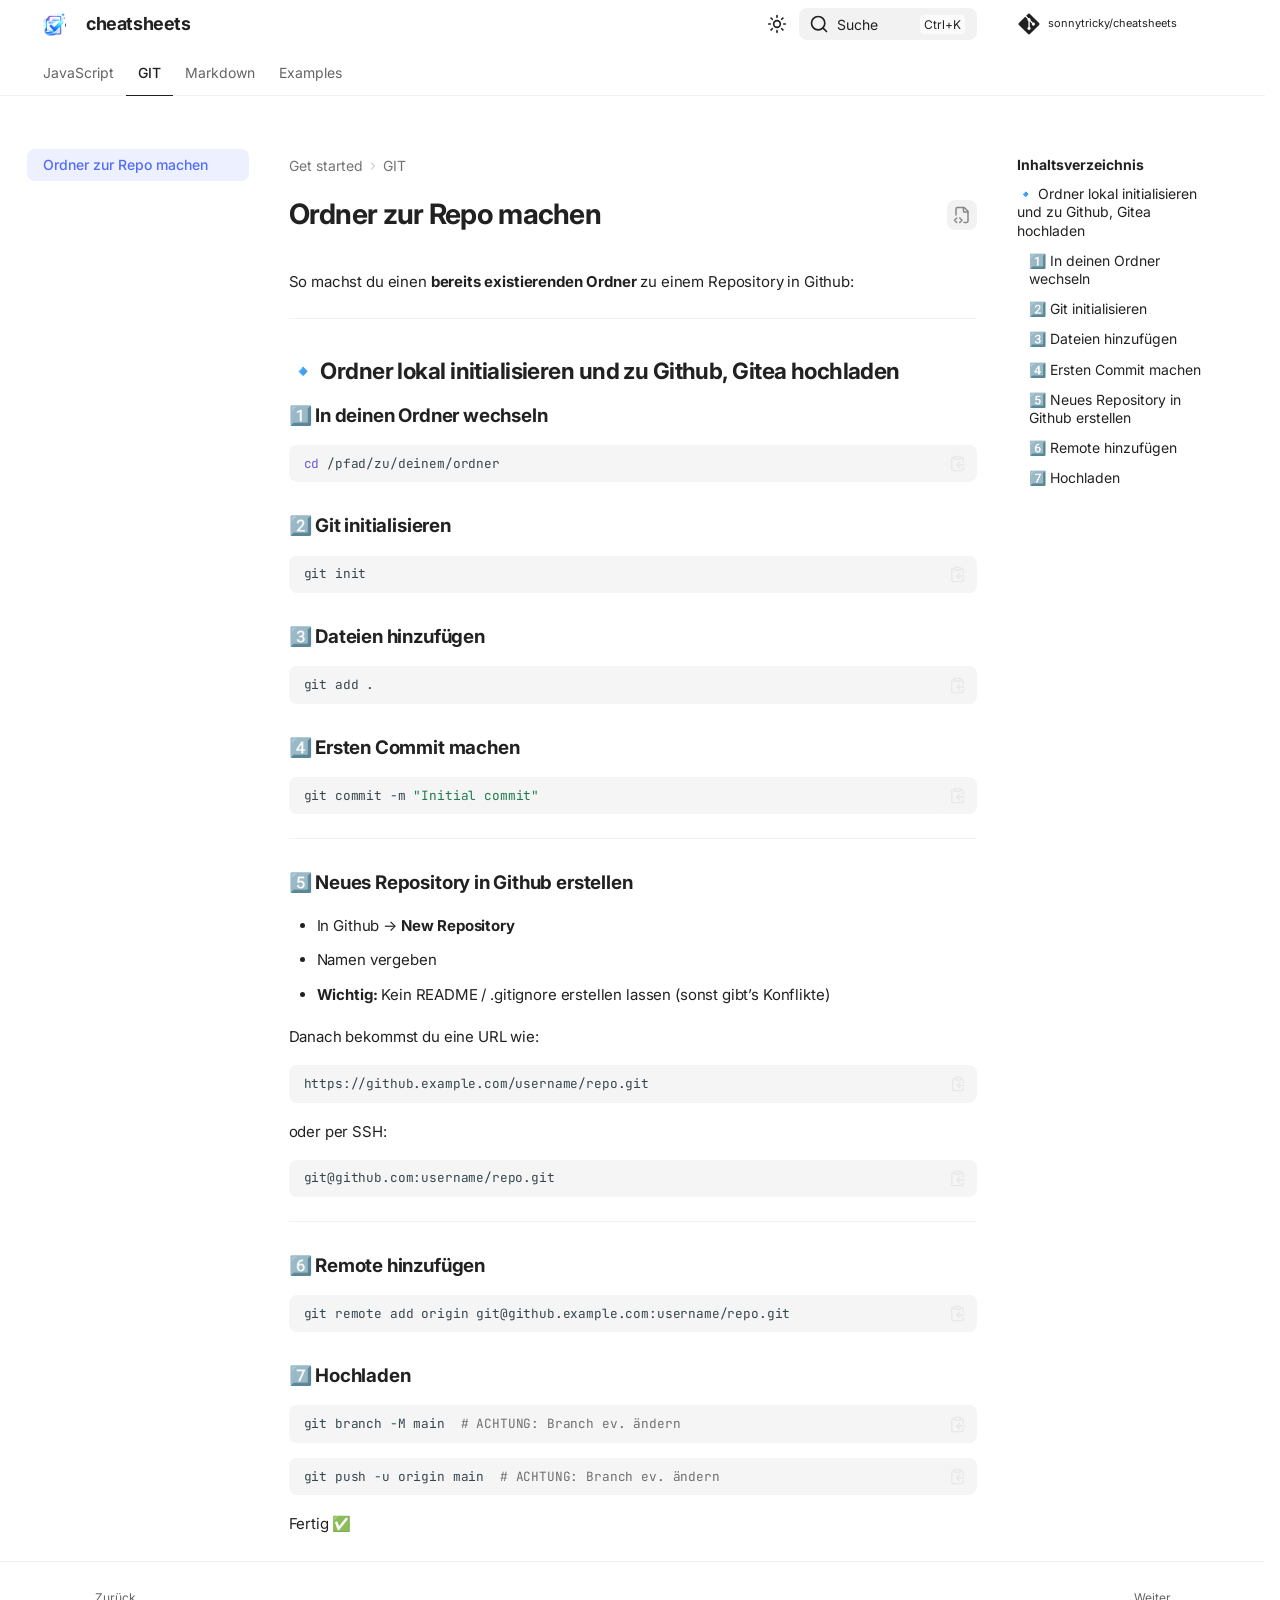
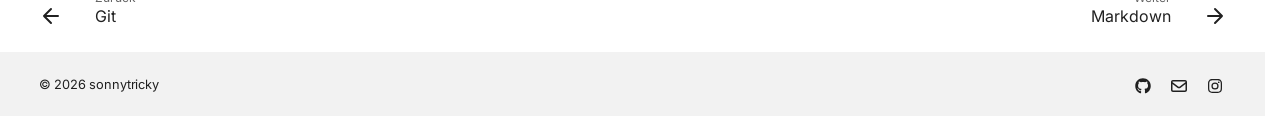
<file: git/Ordner_zur_Repo_machen/index.html>
<!doctype html>
<html lang="de" class="no-js">
  <head>
    
      <meta charset="utf-8">
      <meta name="viewport" content="width=device-width,initial-scale=1">
      
      
        <meta name="author" content="sonnytricky">
      
      
      
        <link rel="prev" href="../">
      
      
        <link rel="next" href="../../markdown/markdown/">
      
      
        
      
      
      <link rel="icon" href="../../images/cheatsheets-logo-favicon.png">
      <meta name="generator" content="zensical-0.0.32">
    
    
      
        <title>Ordner zur Repo machen - cheatsheets</title>
      
    
    
      
        
      
      <link rel="stylesheet" href="../../assets/stylesheets/modern/main.53a7feaf.min.css">
      
        
          
        
        <link rel="stylesheet" href="../../assets/stylesheets/modern/palette.dfe2e883.min.css">
      
      


    
    
      
    
    
      
        
        
        <link rel="preconnect" href="https://fonts.gstatic.com" crossorigin>
        <link rel="stylesheet" href="https://fonts.googleapis.com/css?family=Inter:300,300i,400,400i,500,500i,700,700i%7CJetBrains+Mono:400,400i,700,700i&display=fallback">
        <style>:root{--md-text-font:"Inter";--md-code-font:"JetBrains Mono"}</style>
      
    
    
      <link rel="stylesheet" href="../../stylesheets/extra.css">
    
    <script>__md_scope=new URL("../..",location),__md_hash=e=>[...e].reduce(((e,t)=>(e<<5)-e+t.charCodeAt(0)),0),__md_get=(e,t=localStorage,a=__md_scope)=>JSON.parse(t.getItem(a.pathname+"."+e)),__md_set=(e,t,a=localStorage,_=__md_scope)=>{try{a.setItem(_.pathname+"."+e,JSON.stringify(t))}catch(e){}},document.documentElement.setAttribute("data-platform",navigator.platform)</script>
    
      

    
    
  </head>
  
  
    
    
      
    
    
    
    
    <body dir="ltr" data-md-color-scheme="default" data-md-color-primary="indigo" data-md-color-accent="indigo">
  
    
    <input class="md-toggle" data-md-toggle="drawer" type="checkbox" id="__drawer" autocomplete="off">
    <input class="md-toggle" data-md-toggle="search" type="checkbox" id="__search" autocomplete="off">
    <label class="md-overlay" for="__drawer" aria-label="Navigation"></label>
    <div data-md-component="skip">
      
        
        <a href="#ordner-lokal-initialisieren-und-zu-github-gitea-hochladen" class="md-skip">
          Zum Inhalt
        </a>
      
    </div>
    <div data-md-component="announce">
      
    </div>
    
    
      

  

<header class="md-header md-header--shadow md-header--lifted" data-md-component="header">
  <nav class="md-header__inner md-grid" aria-label="Kopfzeile">
    <a href="../.." title="cheatsheets" class="md-header__button md-logo" aria-label="cheatsheets" data-md-component="logo">
      
  <img src="../../assets/cheatsheets-logo.png" alt="cheatsheets">

    </a>
    <label class="md-header__button md-icon" for="__drawer" aria-label="Navigation">
      
      <svg xmlns="http://www.w3.org/2000/svg" fill="none" stroke="currentColor" stroke-linecap="round" stroke-linejoin="round" stroke-width="2" class="lucide lucide-menu" viewBox="0 0 24 24"><path d="M4 5h16M4 12h16M4 19h16"/></svg>
    </label>
    <div class="md-header__title" data-md-component="header-title">
      <div class="md-header__ellipsis">
        <div class="md-header__topic">
          <span class="md-ellipsis">
            cheatsheets
          </span>
        </div>
        <div class="md-header__topic" data-md-component="header-topic">
          <span class="md-ellipsis">
            
              Ordner zur Repo machen
            
          </span>
        </div>
      </div>
    </div>
    
      
        <form class="md-header__option" data-md-component="palette">
  
    
    
    
    <input class="md-option" data-md-color-media="none" data-md-color-scheme="default" data-md-color-primary="indigo" data-md-color-accent="indigo"  aria-label="Switch to dark mode"  type="radio" name="__palette" id="__palette_0">
    
      <label class="md-header__button md-icon" title="Switch to dark mode" for="__palette_1" hidden>
        <svg xmlns="http://www.w3.org/2000/svg" fill="none" stroke="currentColor" stroke-linecap="round" stroke-linejoin="round" stroke-width="2" class="lucide lucide-sun" viewBox="0 0 24 24"><circle cx="12" cy="12" r="4"/><path d="M12 2v2M12 20v2M4.93 4.93l1.41 1.41M17.66 17.66l1.41 1.41M2 12h2M20 12h2M6.34 17.66l-1.41 1.41M19.07 4.93l-1.41 1.41"/></svg>
      </label>
    
  
    
    
    
    <input class="md-option" data-md-color-media="none" data-md-color-scheme="slate" data-md-color-primary="indigo" data-md-color-accent="orange"  aria-label="Switch to light mode"  type="radio" name="__palette" id="__palette_1">
    
      <label class="md-header__button md-icon" title="Switch to light mode" for="__palette_0" hidden>
        <svg xmlns="http://www.w3.org/2000/svg" fill="none" stroke="currentColor" stroke-linecap="round" stroke-linejoin="round" stroke-width="2" class="lucide lucide-moon" viewBox="0 0 24 24"><path d="M20.985 12.486a9 9 0 1 1-9.473-9.472c.405-.022.617.46.402.803a6 6 0 0 0 8.268 8.268c.344-.215.825-.004.803.401"/></svg>
      </label>
    
  
</form>
      
    
    
      <script>var palette=__md_get("__palette");if(palette&&palette.color){if("(prefers-color-scheme)"===palette.color.media){var media=matchMedia("(prefers-color-scheme: light)"),input=document.querySelector(media.matches?"[data-md-color-media='(prefers-color-scheme: light)']":"[data-md-color-media='(prefers-color-scheme: dark)']");palette.color.media=input.getAttribute("data-md-color-media"),palette.color.scheme=input.getAttribute("data-md-color-scheme"),palette.color.primary=input.getAttribute("data-md-color-primary"),palette.color.accent=input.getAttribute("data-md-color-accent")}for(var[key,value]of Object.entries(palette.color))document.body.setAttribute("data-md-color-"+key,value)}</script>
    
    
    
      
      
        <label class="md-header__button md-icon" for="__search" aria-label="Suche">
          
          <svg xmlns="http://www.w3.org/2000/svg" fill="none" stroke="currentColor" stroke-linecap="round" stroke-linejoin="round" stroke-width="2" class="lucide lucide-search" viewBox="0 0 24 24"><path d="m21 21-4.34-4.34"/><circle cx="11" cy="11" r="8"/></svg>
        </label>
        <div class="md-search" data-md-component="search" role="dialog" aria-label="Suche">
  <button type="button" class="md-search__button">
    Suche
  </button>
</div>
      
    
    <div class="md-header__source">
      
        <a href="https://github.com/sonnytricky/cheatsheets" title="Zum Repository" class="md-source" data-md-component="source">
  <div class="md-source__icon md-icon">
    
    <svg xmlns="http://www.w3.org/2000/svg" viewBox="0 0 448 512"><!--! Font Awesome Free 7.2.0 by @fontawesome - https://fontawesome.com License - https://fontawesome.com/license/free (Icons: CC BY 4.0, Fonts: SIL OFL 1.1, Code: MIT License) Copyright 2026 Fonticons, Inc.--><path fill="currentColor" d="M439.6 236.1 244 40.5c-5.4-5.5-12.8-8.5-20.4-8.5s-15 3-20.4 8.4L162.5 81l51.5 51.5c27.1-9.1 52.7 16.8 43.4 43.7l49.7 49.7c34.2-11.8 61.2 31 35.5 56.7-26.5 26.5-70.2-2.9-56-37.3L240.3 199v121.9c25.3 12.5 22.3 41.8 9.1 55-6.4 6.4-15.2 10.1-24.3 10.1s-17.8-3.6-24.3-10.1c-17.6-17.6-11.1-46.9 11.2-56v-123c-20.8-8.5-24.6-30.7-18.6-45L142.6 101 8.5 235.1C3 240.6 0 247.9 0 255.5s3 15 8.5 20.4l195.6 195.7c5.4 5.4 12.7 8.4 20.4 8.4s15-3 20.4-8.4l194.7-194.7c5.4-5.4 8.4-12.8 8.4-20.4s-3-15-8.4-20.4"/></svg>
  </div>
  <div class="md-source__repository">
    sonnytricky/cheatsheets
  </div>
</a>
      
    </div>
  </nav>
  
    
      
<nav class="md-tabs" aria-label="Hauptnavigation" data-md-component="tabs">
  <div class="md-grid">
    <ul class="md-tabs__list">
      
        
  
  
  
  
    
    
      <li class="md-tabs__item">
        <a href="../../JavaScript/" class="md-tabs__link">
          
  
  JavaScript

        </a>
      </li>
    
  

      
        
  
  
  
    
  
  
    
    
      <li class="md-tabs__item md-tabs__item--active">
        <a href="../" class="md-tabs__link">
          
  
  GIT

        </a>
      </li>
    
  

      
        
  
  
  
  
    <li class="md-tabs__item">
      <a href="../../markdown/markdown/" class="md-tabs__link">
        
  
  Markdown

      </a>
    </li>
  

      
        
  
  
  
  
    
    
      <li class="md-tabs__item">
        <a href="../../examples/" class="md-tabs__link">
          
  
  Examples

        </a>
      </li>
    
  

      
    </ul>
  </div>
</nav>
    
  
</header>
    
    <div class="md-container" data-md-component="container">
      
      
        
      
      <main class="md-main" data-md-component="main">
        <div class="md-main__inner md-grid">
          
            
              
              <div class="md-sidebar md-sidebar--primary" data-md-component="sidebar" data-md-type="navigation" >
                <div class="md-sidebar__scrollwrap">
                  <div class="md-sidebar__inner">
                    


  


<nav class="md-nav md-nav--primary md-nav--lifted" aria-label="Navigation" data-md-level="0">
  <label class="md-nav__title" for="__drawer">
    <a href="../.." title="cheatsheets" class="md-nav__button md-logo" aria-label="cheatsheets" data-md-component="logo">
      
  <img src="../../assets/cheatsheets-logo.png" alt="cheatsheets">

    </a>
    cheatsheets
  </label>
  
    <div class="md-nav__source">
      <a href="https://github.com/sonnytricky/cheatsheets" title="Zum Repository" class="md-source" data-md-component="source">
  <div class="md-source__icon md-icon">
    
    <svg xmlns="http://www.w3.org/2000/svg" viewBox="0 0 448 512"><!--! Font Awesome Free 7.2.0 by @fontawesome - https://fontawesome.com License - https://fontawesome.com/license/free (Icons: CC BY 4.0, Fonts: SIL OFL 1.1, Code: MIT License) Copyright 2026 Fonticons, Inc.--><path fill="currentColor" d="M439.6 236.1 244 40.5c-5.4-5.5-12.8-8.5-20.4-8.5s-15 3-20.4 8.4L162.5 81l51.5 51.5c27.1-9.1 52.7 16.8 43.4 43.7l49.7 49.7c34.2-11.8 61.2 31 35.5 56.7-26.5 26.5-70.2-2.9-56-37.3L240.3 199v121.9c25.3 12.5 22.3 41.8 9.1 55-6.4 6.4-15.2 10.1-24.3 10.1s-17.8-3.6-24.3-10.1c-17.6-17.6-11.1-46.9 11.2-56v-123c-20.8-8.5-24.6-30.7-18.6-45L142.6 101 8.5 235.1C3 240.6 0 247.9 0 255.5s3 15 8.5 20.4l195.6 195.7c5.4 5.4 12.7 8.4 20.4 8.4s15-3 20.4-8.4l194.7-194.7c5.4-5.4 8.4-12.8 8.4-20.4s-3-15-8.4-20.4"/></svg>
  </div>
  <div class="md-source__repository">
    sonnytricky/cheatsheets
  </div>
</a>
    </div>
  
  <ul class="md-nav__list" data-md-scrollfix>
    
      
      
  
  
  
  
    
    
      
        
          
        
      
        
      
        
      
    
    
    
      
      
    
    
    <li class="md-nav__item md-nav__item--nested">
      
        
        
        <input class="md-nav__toggle md-toggle " type="checkbox" id="__nav_1" >
        
          
          <div class="md-nav__link md-nav__container">
            <a href="../../JavaScript/" class="md-nav__link ">
              
  
  
  <span class="md-ellipsis">
    
  
    JavaScript
  

    
  </span>
  
  

            </a>
            
              
              <label class="md-nav__link " for="__nav_1" id="__nav_1_label" tabindex="0">
                <span class="md-nav__icon md-icon"></span>
              </label>
            
          </div>
        
        <nav class="md-nav" data-md-level="1" aria-labelledby="__nav_1_label" aria-expanded="false">
          <label class="md-nav__title" for="__nav_1">
            <span class="md-nav__icon md-icon"></span>
            
  
    JavaScript
  

          </label>
          <ul class="md-nav__list" data-md-scrollfix>
            
              
            
              
                
  
  
  
  
    <li class="md-nav__item">
      <a href="../../JavaScript/Array/" class="md-nav__link">
        
  
  
  <span class="md-ellipsis">
    
  
    🧠 Was ist ein Array?
  

    
  </span>
  
  

      </a>
    </li>
  

              
            
              
                
  
  
  
  
    <li class="md-nav__item">
      <a href="../../JavaScript/Switch/" class="md-nav__link">
        
  
  
  <span class="md-ellipsis">
    
  
    🧠 Was ist ein switch?
  

    
  </span>
  
  

      </a>
    </li>
  

              
            
          </ul>
        </nav>
      
    </li>
  

    
      
      
  
  
    
  
  
  
    
    
      
        
          
        
      
        
      
    
    
    
      
        
        
      
      
    
    
    <li class="md-nav__item md-nav__item--active md-nav__item--section md-nav__item--nested">
      
        
        
        <input class="md-nav__toggle md-toggle " type="checkbox" id="__nav_2" checked>
        
          
          <div class="md-nav__link md-nav__container">
            <a href="../" class="md-nav__link ">
              
  
  
    <svg xmlns="http://www.w3.org/2000/svg" viewBox="0 0 24 24"><path d="M23.546 10.93 13.067.452a1.55 1.55 0 0 0-2.188 0L8.708 2.627l2.76 2.76a1.838 1.838 0 0 1 2.327 2.341l2.658 2.66a1.838 1.838 0 0 1 1.9 3.039 1.837 1.837 0 0 1-2.6 0 1.85 1.85 0 0 1-.404-1.996L12.86 8.955v6.525c.176.086.342.203.488.348a1.85 1.85 0 0 1 0 2.6 1.844 1.844 0 0 1-2.609 0 1.834 1.834 0 0 1 0-2.598c.182-.18.387-.316.605-.406V8.835a1.834 1.834 0 0 1-.996-2.41L7.636 3.7.45 10.881c-.6.605-.6 1.584 0 2.189l10.48 10.477a1.545 1.545 0 0 0 2.186 0l10.43-10.43a1.544 1.544 0 0 0 0-2.187"/></svg>
  
  <span class="md-ellipsis">
    
  
    GIT
  

    
  </span>
  
  

            </a>
            
              
              <label class="md-nav__link " for="__nav_2" id="__nav_2_label" tabindex="">
                <span class="md-nav__icon md-icon"></span>
              </label>
            
          </div>
        
        <nav class="md-nav" data-md-level="1" aria-labelledby="__nav_2_label" aria-expanded="true">
          <label class="md-nav__title" for="__nav_2">
            <span class="md-nav__icon md-icon"></span>
            
  
    GIT
  

          </label>
          <ul class="md-nav__list" data-md-scrollfix>
            
              
            
              
                
  
  
    
  
  
  
    <li class="md-nav__item md-nav__item--active">
      
      
      
      
      
        <label class="md-nav__link md-nav__link--active" for="__toc">
          
  
  
  <span class="md-ellipsis">
    
  
    Ordner zur Repo machen
  

    
  </span>
  
  

          <span class="md-nav__icon md-icon"></span>
        </label>
      
      <a href="././" class="md-nav__link md-nav__link--active">
        
  
  
  <span class="md-ellipsis">
    
  
    Ordner zur Repo machen
  

    
  </span>
  
  

      </a>
      
        


<nav class="md-nav md-nav--secondary" aria-label="Inhaltsverzeichnis">
  
  
  
  
    <label class="md-nav__title" for="__toc">
      <span class="md-nav__icon md-icon"></span>
      Inhaltsverzeichnis
    </label>
    <ul class="md-nav__list" data-md-component="toc" data-md-scrollfix>
      
        <li class="md-nav__item">
  <a href="#ordner-lokal-initialisieren-und-zu-github-gitea-hochladen" class="md-nav__link">
    <span class="md-ellipsis">
      
        🔹 Ordner lokal initialisieren und zu Github, Gitea hochladen
      
    </span>
  </a>
  
    <nav class="md-nav" aria-label="🔹 Ordner lokal initialisieren und zu Github, Gitea hochladen">
      <ul class="md-nav__list">
        
          <li class="md-nav__item">
  <a href="#1-in-deinen-ordner-wechseln" class="md-nav__link">
    <span class="md-ellipsis">
      
        1️⃣ In deinen Ordner wechseln
      
    </span>
  </a>
  
</li>
        
          <li class="md-nav__item">
  <a href="#2-git-initialisieren" class="md-nav__link">
    <span class="md-ellipsis">
      
        2️⃣ Git initialisieren
      
    </span>
  </a>
  
</li>
        
          <li class="md-nav__item">
  <a href="#3-dateien-hinzufugen" class="md-nav__link">
    <span class="md-ellipsis">
      
        3️⃣ Dateien hinzufügen
      
    </span>
  </a>
  
</li>
        
          <li class="md-nav__item">
  <a href="#4-ersten-commit-machen" class="md-nav__link">
    <span class="md-ellipsis">
      
        4️⃣ Ersten Commit machen
      
    </span>
  </a>
  
</li>
        
          <li class="md-nav__item">
  <a href="#5-neues-repository-in-github-erstellen" class="md-nav__link">
    <span class="md-ellipsis">
      
        5️⃣ Neues Repository in Github erstellen
      
    </span>
  </a>
  
</li>
        
          <li class="md-nav__item">
  <a href="#6-remote-hinzufugen" class="md-nav__link">
    <span class="md-ellipsis">
      
        6️⃣ Remote hinzufügen
      
    </span>
  </a>
  
</li>
        
          <li class="md-nav__item">
  <a href="#7-hochladen" class="md-nav__link">
    <span class="md-ellipsis">
      
        7️⃣ Hochladen
      
    </span>
  </a>
  
</li>
        
      </ul>
    </nav>
  
</li>
      
    </ul>
  
</nav>
      
    </li>
  

              
            
          </ul>
        </nav>
      
    </li>
  

    
      
      
  
  
  
  
    <li class="md-nav__item">
      <a href="../../markdown/markdown/" class="md-nav__link">
        
  
  
    <svg xmlns="http://www.w3.org/2000/svg" viewBox="0 0 24 24"><path d="M22.27 19.385H1.73A1.73 1.73 0 0 1 0 17.655V6.345a1.73 1.73 0 0 1 1.73-1.73h20.54A1.73 1.73 0 0 1 24 6.345v11.308a1.73 1.73 0 0 1-1.73 1.731zM5.769 15.923v-4.5l2.308 2.885 2.307-2.885v4.5h2.308V8.078h-2.308l-2.307 2.885-2.308-2.885H3.46v7.847zM21.232 12h-2.309V8.077h-2.307V12h-2.308l3.461 4.039z"/></svg>
  
  <span class="md-ellipsis">
    
  
    Markdown
  

    
  </span>
  
  
    
  
  
    <span class="md-status md-status--new"></span>
  

  

      </a>
    </li>
  

    
      
      
  
  
  
  
    
    
      
        
          
        
      
        
      
        
      
        
      
    
    
    
      
      
    
    
    <li class="md-nav__item md-nav__item--nested">
      
        
        
        <input class="md-nav__toggle md-toggle " type="checkbox" id="__nav_4" >
        
          
          <div class="md-nav__link md-nav__container">
            <a href="../../examples/" class="md-nav__link ">
              
  
  
    <svg xmlns="http://www.w3.org/2000/svg" fill="none" stroke="currentColor" stroke-linecap="round" stroke-linejoin="round" stroke-width="2" class="lucide lucide-rocket" viewBox="0 0 24 24"><path d="M12 15v5s3.03-.55 4-2c1.08-1.62 0-5 0-5M4.5 16.5c-1.5 1.26-2 5-2 5s3.74-.5 5-2c.71-.84.7-2.13-.09-2.91a2.18 2.18 0 0 0-2.91-.09"/><path d="M9 12a22 22 0 0 1 2-3.95A12.88 12.88 0 0 1 22 2c0 2.72-.78 7.5-6 11a22.4 22.4 0 0 1-4 2z"/><path d="M9 12H4s.55-3.03 2-4c1.62-1.08 5 .05 5 .05"/></svg>
  
  <span class="md-ellipsis">
    
  
    Examples
  

    
  </span>
  
  

            </a>
            
              
              <label class="md-nav__link " for="__nav_4" id="__nav_4_label" tabindex="0">
                <span class="md-nav__icon md-icon"></span>
              </label>
            
          </div>
        
        <nav class="md-nav" data-md-level="1" aria-labelledby="__nav_4_label" aria-expanded="false">
          <label class="md-nav__title" for="__nav_4">
            <span class="md-nav__icon md-icon"></span>
            
  
    Examples
  

          </label>
          <ul class="md-nav__list" data-md-scrollfix>
            
              
            
              
                
  
  
  
  
    <li class="md-nav__item">
      <a href="../../examples/Checkboxen/" class="md-nav__link">
        
  
  
    <svg xmlns="http://www.w3.org/2000/svg" viewBox="0 0 24 24"><path d="M6.544.12A6.553 6.553 0 0 0 0 6.664v10.674a6.55 6.55 0 0 0 6.544 6.542h10.912A6.55 6.55 0 0 0 24 17.338v-.831a2.193 2.193 0 0 0-4.388 0v.83c0 1.19-.967 2.157-2.156 2.157H6.544a2.16 2.16 0 0 1-2.158-2.156V6.748c0-1.19.969-2.16 2.158-2.16 3.843.004 7.814-.009 11.612.001.556.138.892.445 1.058.848.193.47.343 1.118-.404 1.748l-6.26 4.596-1.892-2.441a2.19 2.19 0 0 0-3.075-.391 2.19 2.19 0 0 0-.391 3.076l3.198 4.133a2.197 2.197 0 0 0 3.035.424l7.252-5.301a57 57 0 0 0 1.22-.977c2.106-1.926 2.517-4.393 1.627-6.553C22.603 1.51 20.268.12 17.435.12Z"/></svg>
  
  <span class="md-ellipsis">
    
  
    Checkboxen:
  

    
  </span>
  
  
    
  
  
    <span class="md-status md-status--new"></span>
  

  

      </a>
    </li>
  

              
            
              
                
  
  
  
  
    <li class="md-nav__item">
      <a href="../../examples/Code-Bl%C3%B6cke/" class="md-nav__link">
        
  
  
    <svg xmlns="http://www.w3.org/2000/svg" viewBox="0 0 24 24"><path d="M9.825 17.527a.11.11 0 0 1-.107-.142l3.05-10.837a.11.11 0 0 1 .108-.081H14.2a.11.11 0 0 1 .107.141l-3.063 10.838a.11.11 0 0 1-.107.08H9.825Zm-2.146-2.732a.1.1 0 0 1-.079-.033l-2.667-2.704a.11.11 0 0 1 0-.156L7.6 9.211a.11.11 0 0 1 .08-.033h1.702c.1 0 .149.12.079.19l-2.534 2.534a.11.11 0 0 0 0 .157l2.535 2.546c.07.07.02.19-.079.19zm6.954 0a.111.111 0 0 1-.079-.19l2.525-2.546a.11.11 0 0 0 0-.157l-2.524-2.535a.111.111 0 0 1 .079-.19h1.692q.047.001.078.034l2.68 2.69a.11.11 0 0 1 0 .157l-2.68 2.704a.11.11 0 0 1-.078.033zM12 24C5.383 24 0 18.617 0 12S5.383 0 12 0s12 5.383 12 12-5.383 12-12 12m0-22.667C6.118 1.333 1.333 6.118 1.333 12S6.118 22.667 12 22.667 22.667 17.882 22.667 12 17.882 1.333 12 1.333"/></svg>
  
  <span class="md-ellipsis">
    
  
    Code-Blöcke:
  

    
  </span>
  
  

      </a>
    </li>
  

              
            
              
                
  
  
  
  
    <li class="md-nav__item">
      <a href="../../examples/Notizen/" class="md-nav__link">
        
  
  
    <svg xmlns="http://www.w3.org/2000/svg" viewBox="0 0 24 24"><path d="M15 3H5A2 2 0 0 0 3 5V19A2 2 0 0 0 5 21H19A2 2 0 0 0 21 19V9L15 3M19 19H5V5H14V10H19M17 14H7V12H17M14 17H7V15H14" /></svg>
  
  <span class="md-ellipsis">
    
  
    Notizen:
  

    
  </span>
  
  

      </a>
    </li>
  

              
            
          </ul>
        </nav>
      
    </li>
  

    
  </ul>
</nav>
                  </div>
                </div>
              </div>
            
            
              
              <div class="md-sidebar md-sidebar--secondary" data-md-component="sidebar" data-md-type="toc" >
                <div class="md-sidebar__scrollwrap">
                  
                    
                    
                    
                    
                      <input class="md-nav__toggle md-toggle" type="checkbox" id="__toc">
                      <div class="md-sidebar-button__wrapper">
                        <label class="md-sidebar-button" for="__toc"></label>
                      </div>
                    
                  
                  <div class="md-sidebar__inner">
                    


<nav class="md-nav md-nav--secondary" aria-label="Inhaltsverzeichnis">
  
  
  
  
    <label class="md-nav__title" for="__toc">
      <span class="md-nav__icon md-icon"></span>
      Inhaltsverzeichnis
    </label>
    <ul class="md-nav__list" data-md-component="toc" data-md-scrollfix>
      
        <li class="md-nav__item">
  <a href="#ordner-lokal-initialisieren-und-zu-github-gitea-hochladen" class="md-nav__link">
    <span class="md-ellipsis">
      
        🔹 Ordner lokal initialisieren und zu Github, Gitea hochladen
      
    </span>
  </a>
  
    <nav class="md-nav" aria-label="🔹 Ordner lokal initialisieren und zu Github, Gitea hochladen">
      <ul class="md-nav__list">
        
          <li class="md-nav__item">
  <a href="#1-in-deinen-ordner-wechseln" class="md-nav__link">
    <span class="md-ellipsis">
      
        1️⃣ In deinen Ordner wechseln
      
    </span>
  </a>
  
</li>
        
          <li class="md-nav__item">
  <a href="#2-git-initialisieren" class="md-nav__link">
    <span class="md-ellipsis">
      
        2️⃣ Git initialisieren
      
    </span>
  </a>
  
</li>
        
          <li class="md-nav__item">
  <a href="#3-dateien-hinzufugen" class="md-nav__link">
    <span class="md-ellipsis">
      
        3️⃣ Dateien hinzufügen
      
    </span>
  </a>
  
</li>
        
          <li class="md-nav__item">
  <a href="#4-ersten-commit-machen" class="md-nav__link">
    <span class="md-ellipsis">
      
        4️⃣ Ersten Commit machen
      
    </span>
  </a>
  
</li>
        
          <li class="md-nav__item">
  <a href="#5-neues-repository-in-github-erstellen" class="md-nav__link">
    <span class="md-ellipsis">
      
        5️⃣ Neues Repository in Github erstellen
      
    </span>
  </a>
  
</li>
        
          <li class="md-nav__item">
  <a href="#6-remote-hinzufugen" class="md-nav__link">
    <span class="md-ellipsis">
      
        6️⃣ Remote hinzufügen
      
    </span>
  </a>
  
</li>
        
          <li class="md-nav__item">
  <a href="#7-hochladen" class="md-nav__link">
    <span class="md-ellipsis">
      
        7️⃣ Hochladen
      
    </span>
  </a>
  
</li>
        
      </ul>
    </nav>
  
</li>
      
    </ul>
  
</nav>
                  </div>
                </div>
              </div>
            
          
          
            <div class="md-content" data-md-component="content">
              
                



  


  <nav class="md-path" aria-label="Navigation" >
    <ol class="md-path__list">
      
        
  
  
    <li class="md-path__item">
      <a href="../.." class="md-path__link">
        
  <span class="md-ellipsis">
    Get started
  </span>

      </a>
    </li>
  

      
      
        
  
  
    
    
      <li class="md-path__item">
        <a href="../" class="md-path__link">
          
  <span class="md-ellipsis">
    GIT
  </span>

        </a>
      </li>
    
  

      
    </ol>
  </nav>

              
              <article class="md-content__inner md-typeset">
                
                  
  
  
    
      
    
    <a href="https://github.com/sonnytricky/cheatsheets/raw/main/docs/git/Ordner_zur_Repo_machen.md" title="Quellcode der Seite anzeigen" class="md-content__button md-icon">
      
      <svg xmlns="http://www.w3.org/2000/svg" fill="none" stroke="currentColor" stroke-linecap="round" stroke-linejoin="round" stroke-width="2" class="lucide lucide-file-code-2" viewBox="0 0 24 24"><path d="M4 12.15V4a2 2 0 0 1 2-2h8a2.4 2.4 0 0 1 1.706.706l3.588 3.588A2.4 2.4 0 0 1 20 8v12a2 2 0 0 1-2 2h-3.35"/><path d="M14 2v5a1 1 0 0 0 1 1h5M5 16l-3 3 3 3M9 22l3-3-3-3"/></svg>
    </a>
  


  <h1 id="__skip">Ordner zur Repo machen</h1>

<p>So machst du einen <strong>bereits existierenden Ordner</strong> zu einem Repository in Github:</p>
<hr />
<h2 id="ordner-lokal-initialisieren-und-zu-github-gitea-hochladen">🔹 Ordner lokal initialisieren und zu Github, Gitea hochladen</h2>
<h3 id="1-in-deinen-ordner-wechseln">1️⃣ In deinen Ordner wechseln</h3>
<div class="language-bash highlight"><pre><span></span><code><span id="__span-0-1"><a id="__codelineno-0-1" name="__codelineno-0-1" href="#__codelineno-0-1"></a><span class="nb">cd</span><span class="w"> </span>/pfad/zu/deinem/ordner
</span></code></pre></div>
<h3 id="2-git-initialisieren">2️⃣ Git initialisieren</h3>
<div class="language-bash highlight"><pre><span></span><code><span id="__span-1-1"><a id="__codelineno-1-1" name="__codelineno-1-1" href="#__codelineno-1-1"></a>git<span class="w"> </span>init
</span></code></pre></div>
<h3 id="3-dateien-hinzufugen">3️⃣ Dateien hinzufügen</h3>
<div class="language-bash highlight"><pre><span></span><code><span id="__span-2-1"><a id="__codelineno-2-1" name="__codelineno-2-1" href="#__codelineno-2-1"></a>git<span class="w"> </span>add<span class="w"> </span>.
</span></code></pre></div>
<h3 id="4-ersten-commit-machen">4️⃣ Ersten Commit machen</h3>
<div class="language-bash highlight"><pre><span></span><code><span id="__span-3-1"><a id="__codelineno-3-1" name="__codelineno-3-1" href="#__codelineno-3-1"></a>git<span class="w"> </span>commit<span class="w"> </span>-m<span class="w"> </span><span class="s2">&quot;Initial commit&quot;</span>
</span></code></pre></div>
<hr />
<h3 id="5-neues-repository-in-github-erstellen">5️⃣ Neues Repository in Github erstellen</h3>
<ul>
<li>In Github → <strong>New Repository</strong></li>
<li>Namen vergeben</li>
<li><strong>Wichtig:</strong> Kein README / .gitignore erstellen lassen (sonst gibt’s Konflikte)</li>
</ul>
<p>Danach bekommst du eine URL wie:</p>
<div class="language-text highlight"><pre><span></span><code><span id="__span-4-1"><a id="__codelineno-4-1" name="__codelineno-4-1" href="#__codelineno-4-1"></a>https://github.example.com/username/repo.git
</span></code></pre></div>
<p>oder per SSH:</p>
<div class="language-text highlight"><pre><span></span><code><span id="__span-5-1"><a id="__codelineno-5-1" name="__codelineno-5-1" href="#__codelineno-5-1"></a>git@github.com:username/repo.git
</span></code></pre></div>
<hr />
<h3 id="6-remote-hinzufugen">6️⃣ Remote hinzufügen</h3>
<div class="language-bash highlight"><pre><span></span><code><span id="__span-6-1"><a id="__codelineno-6-1" name="__codelineno-6-1" href="#__codelineno-6-1"></a>git<span class="w"> </span>remote<span class="w"> </span>add<span class="w"> </span>origin<span class="w"> </span>git@github.example.com:username/repo.git
</span></code></pre></div>
<h3 id="7-hochladen">7️⃣ Hochladen</h3>
<p><div class="language-bash highlight"><pre><span></span><code><span id="__span-7-1"><a id="__codelineno-7-1" name="__codelineno-7-1" href="#__codelineno-7-1"></a>git<span class="w"> </span>branch<span class="w"> </span>-M<span class="w"> </span>main<span class="w">  </span><span class="c1"># ACHTUNG: Branch ev. ändern</span>
</span></code></pre></div>
<div class="language-bash highlight"><pre><span></span><code><span id="__span-8-1"><a id="__codelineno-8-1" name="__codelineno-8-1" href="#__codelineno-8-1"></a>git<span class="w"> </span>push<span class="w"> </span>-u<span class="w"> </span>origin<span class="w"> </span>main<span class="w">  </span><span class="c1"># ACHTUNG: Branch ev. ändern</span>
</span></code></pre></div></p>
<p>Fertig ✅</p>














                
              </article>
            </div>
          
          
  <script>var tabs=__md_get("__tabs");if(Array.isArray(tabs))e:for(var set of document.querySelectorAll(".tabbed-set")){var labels=set.querySelector(".tabbed-labels");for(var tab of tabs)for(var label of labels.getElementsByTagName("label"))if(label.innerText.trim()===tab){var input=document.getElementById(label.htmlFor);input.checked=!0;continue e}}</script>

<script>var target=document.getElementById(location.hash.slice(1));target&&target.name&&(target.checked=target.name.startsWith("__tabbed_"))</script>
        </div>
        
          <button type="button" class="md-top md-icon" data-md-component="top" hidden>
  
  <svg xmlns="http://www.w3.org/2000/svg" fill="none" stroke="currentColor" stroke-linecap="round" stroke-linejoin="round" stroke-width="2" class="lucide lucide-circle-arrow-up" viewBox="0 0 24 24"><circle cx="12" cy="12" r="10"/><path d="m16 12-4-4-4 4M12 16V8"/></svg>
  Zurück zum Seitenanfang
</button>
        
      </main>
      
        <footer class="md-footer">
  
    
      
      <nav class="md-footer__inner md-grid" aria-label="Fußzeile" >
        
          
          <a href="../" class="md-footer__link md-footer__link--prev" aria-label="Zurück: Git">
            <div class="md-footer__button md-icon">
              
              <svg xmlns="http://www.w3.org/2000/svg" fill="none" stroke="currentColor" stroke-linecap="round" stroke-linejoin="round" stroke-width="2" class="lucide lucide-arrow-left" viewBox="0 0 24 24"><path d="m12 19-7-7 7-7M19 12H5"/></svg>
            </div>
            <div class="md-footer__title">
              <span class="md-footer__direction">
                Zurück
              </span>
              <div class="md-ellipsis">
                Git
              </div>
            </div>
          </a>
        
        
          
          <a href="../../markdown/markdown/" class="md-footer__link md-footer__link--next" aria-label="Weiter: Markdown">
            <div class="md-footer__title">
              <span class="md-footer__direction">
                Weiter
              </span>
              <div class="md-ellipsis">
                Markdown
              </div>
            </div>
            <div class="md-footer__button md-icon">
              
              <svg xmlns="http://www.w3.org/2000/svg" fill="none" stroke="currentColor" stroke-linecap="round" stroke-linejoin="round" stroke-width="2" class="lucide lucide-arrow-right" viewBox="0 0 24 24"><path d="M5 12h14M12 5l7 7-7 7"/></svg>
            </div>
          </a>
        
      </nav>
    
  
  <div class="md-footer-meta md-typeset">
    <div class="md-footer-meta__inner md-grid">
      <div class="md-copyright">
  
    <div class="md-copyright__highlight">
      © 2026 sonnytricky
    </div>
  
  
</div>
      
        
<div class="md-social">
  
    
    
    
    
    <a href="https://github.com/sonnytricky" target="_blank" rel="noopener" title="sonnytricky on GitHub" class="md-social__link">
      <svg xmlns="http://www.w3.org/2000/svg" viewBox="0 0 512 512"><!--! Font Awesome Free 7.2.0 by @fontawesome - https://fontawesome.com License - https://fontawesome.com/license/free (Icons: CC BY 4.0, Fonts: SIL OFL 1.1, Code: MIT License) Copyright 2026 Fonticons, Inc.--><path fill="currentColor" d="M173.9 397.4c0 2-2.3 3.6-5.2 3.6-3.3.3-5.6-1.3-5.6-3.6 0-2 2.3-3.6 5.2-3.6 3-.3 5.6 1.3 5.6 3.6m-31.1-4.5c-.7 2 1.3 4.3 4.3 4.9 2.6 1 5.6 0 6.2-2s-1.3-4.3-4.3-5.2c-2.6-.7-5.5.3-6.2 2.3m44.2-1.7c-2.9.7-4.9 2.6-4.6 4.9.3 2 2.9 3.3 5.9 2.6 2.9-.7 4.9-2.6 4.6-4.6-.3-1.9-3-3.2-5.9-2.9M252.8 8C114.1 8 8 113.3 8 252c0 110.9 69.8 205.8 169.5 239.2 12.8 2.3 17.3-5.6 17.3-12.1 0-6.2-.3-40.4-.3-61.4 0 0-70 15-84.7-29.8 0 0-11.4-29.1-27.8-36.6 0 0-22.9-15.7 1.6-15.4 0 0 24.9 2 38.6 25.8 21.9 38.6 58.6 27.5 72.9 20.9 2.3-16 8.8-27.1 16-33.7-55.9-6.2-112.3-14.3-112.3-110.5 0-27.5 7.6-41.3 23.6-58.9-2.6-6.5-11.1-33.3 2.6-67.9 20.9-6.5 69 27 69 27 20-5.6 41.5-8.5 62.8-8.5s42.8 2.9 62.8 8.5c0 0 48.1-33.6 69-27 13.7 34.7 5.2 61.4 2.6 67.9 16 17.7 25.8 31.5 25.8 58.9 0 96.5-58.9 104.2-114.8 110.5 9.2 7.9 17 22.9 17 46.4 0 33.7-.3 75.4-.3 83.6 0 6.5 4.6 14.4 17.3 12.1C436.2 457.8 504 362.9 504 252 504 113.3 391.5 8 252.8 8M105.2 352.9c-1.3 1-1 3.3.7 5.2 1.6 1.6 3.9 2.3 5.2 1 1.3-1 1-3.3-.7-5.2-1.6-1.6-3.9-2.3-5.2-1m-10.8-8.1c-.7 1.3.3 2.9 2.3 3.9 1.6 1 3.6.7 4.3-.7.7-1.3-.3-2.9-2.3-3.9-2-.6-3.6-.3-4.3.7m32.4 35.6c-1.6 1.3-1 4.3 1.3 6.2 2.3 2.3 5.2 2.6 6.5 1 1.3-1.3.7-4.3-1.3-6.2-2.2-2.3-5.2-2.6-6.5-1m-11.4-14.7c-1.6 1-1.6 3.6 0 5.9s4.3 3.3 5.6 2.3c1.6-1.3 1.6-3.9 0-6.2-1.4-2.3-4-3.3-5.6-2"/></svg>
    </a>
  
    
    
    
    
    <a href="mailto:<sonnytricky@gmail.com>" target="_blank" rel="noopener" title="sonnytricky@gmail.com" class="md-social__link">
      <svg xmlns="http://www.w3.org/2000/svg" viewBox="0 0 512 512"><!--! Font Awesome Free 7.2.0 by @fontawesome - https://fontawesome.com License - https://fontawesome.com/license/free (Icons: CC BY 4.0, Fonts: SIL OFL 1.1, Code: MIT License) Copyright 2026 Fonticons, Inc.--><path fill="currentColor" d="M61.4 64C27.5 64 0 91.5 0 125.4c0 .9 0 1.7.1 2.6H0v256c0 35.3 28.7 64 64 64h384c35.3 0 64-28.7 64-64V128h-.1c0-.9.1-1.7.1-2.6 0-33.9-27.5-61.4-61.4-61.4zM464 192.3V384c0 8.8-7.2 16-16 16H64c-8.8 0-16-7.2-16-16V192.3l154.8 117.4c31.4 23.9 74.9 23.9 106.4 0zM48 125.4c0-7.4 6-13.4 13.4-13.4h389.2c7.4 0 13.4 6 13.4 13.4 0 4.2-2 8.2-5.3 10.7L280.2 271.5c-14.3 10.8-34.1 10.8-48.4 0L53.3 136.1c-3.3-2.5-5.3-6.5-5.3-10.7"/></svg>
    </a>
  
    
    
    
    
    <a href="https://www.instagram.com/sonnytricky/" target="_blank" rel="noopener" title="sonnytricky on Instagram" class="md-social__link">
      <svg xmlns="http://www.w3.org/2000/svg" viewBox="0 0 448 512"><!--! Font Awesome Free 7.2.0 by @fontawesome - https://fontawesome.com License - https://fontawesome.com/license/free (Icons: CC BY 4.0, Fonts: SIL OFL 1.1, Code: MIT License) Copyright 2026 Fonticons, Inc.--><path fill="currentColor" d="M224.3 141a115 115 0 1 0-.6 230 115 115 0 1 0 .6-230m-.6 40.4a74.6 74.6 0 1 1 .6 149.2 74.6 74.6 0 1 1-.6-149.2m93.4-45.1a26.8 26.8 0 1 1 53.6 0 26.8 26.8 0 1 1-53.6 0m129.7 27.2c-1.7-35.9-9.9-67.7-36.2-93.9-26.2-26.2-58-34.4-93.9-36.2-37-2.1-147.9-2.1-184.9 0-35.8 1.7-67.6 9.9-93.9 36.1s-34.4 58-36.2 93.9c-2.1 37-2.1 147.9 0 184.9 1.7 35.9 9.9 67.7 36.2 93.9s58 34.4 93.9 36.2c37 2.1 147.9 2.1 184.9 0 35.9-1.7 67.7-9.9 93.9-36.2 26.2-26.2 34.4-58 36.2-93.9 2.1-37 2.1-147.8 0-184.8M399 388c-7.8 19.6-22.9 34.7-42.6 42.6-29.5 11.7-99.5 9-132.1 9s-102.7 2.6-132.1-9c-19.6-7.8-34.7-22.9-42.6-42.6-11.7-29.5-9-99.5-9-132.1s-2.6-102.7 9-132.1c7.8-19.6 22.9-34.7 42.6-42.6 29.5-11.7 99.5-9 132.1-9s102.7-2.6 132.1 9c19.6 7.8 34.7 22.9 42.6 42.6 11.7 29.5 9 99.5 9 132.1s2.7 102.7-9 132.1"/></svg>
    </a>
  
</div>
      
    </div>
  </div>
</footer>
      
    </div>
    <div class="md-dialog" data-md-component="dialog">
      <div class="md-dialog__inner md-typeset"></div>
    </div>
    
    
    
      
      
      <script id="__config" type="application/json">{"annotate":null,"base":"../..","features":["announce.dismiss","content.action.view","content.code.annotate","content.code.copy","content.footnote.tooltips","content.tabs.link","content.tooltips","navigation.footer","navigation.indexes","navigation.instant","navigation.instant.prefetch","navigation.path","navigation.tabs","navigation.tabs.sticky","navigation.top","navigation.tracking","search.highlight","toc.follow"],"search":"../../assets/javascripts/workers/search.e2d2d235.min.js","tags":null,"translations":{"clipboard.copied":"In Zwischenablage kopiert","clipboard.copy":"In Zwischenablage kopieren","search.result.more.one":"1 weiteres Suchergebnis auf dieser Seite","search.result.more.other":"# weitere Suchergebnisse auf dieser Seite","search.result.none":"Keine Suchergebnisse","search.result.one":"1 Suchergebnis","search.result.other":"# Suchergebnisse","search.result.placeholder":"Suchbegriff eingeben","search.result.term.missing":"Es fehlt","select.version":"Version auswählen"},"version":null}</script>
    
    
      <script src="../../assets/javascripts/bundle.91a19a9e.min.js"></script>
      
    
  </body>
</html>
</file>
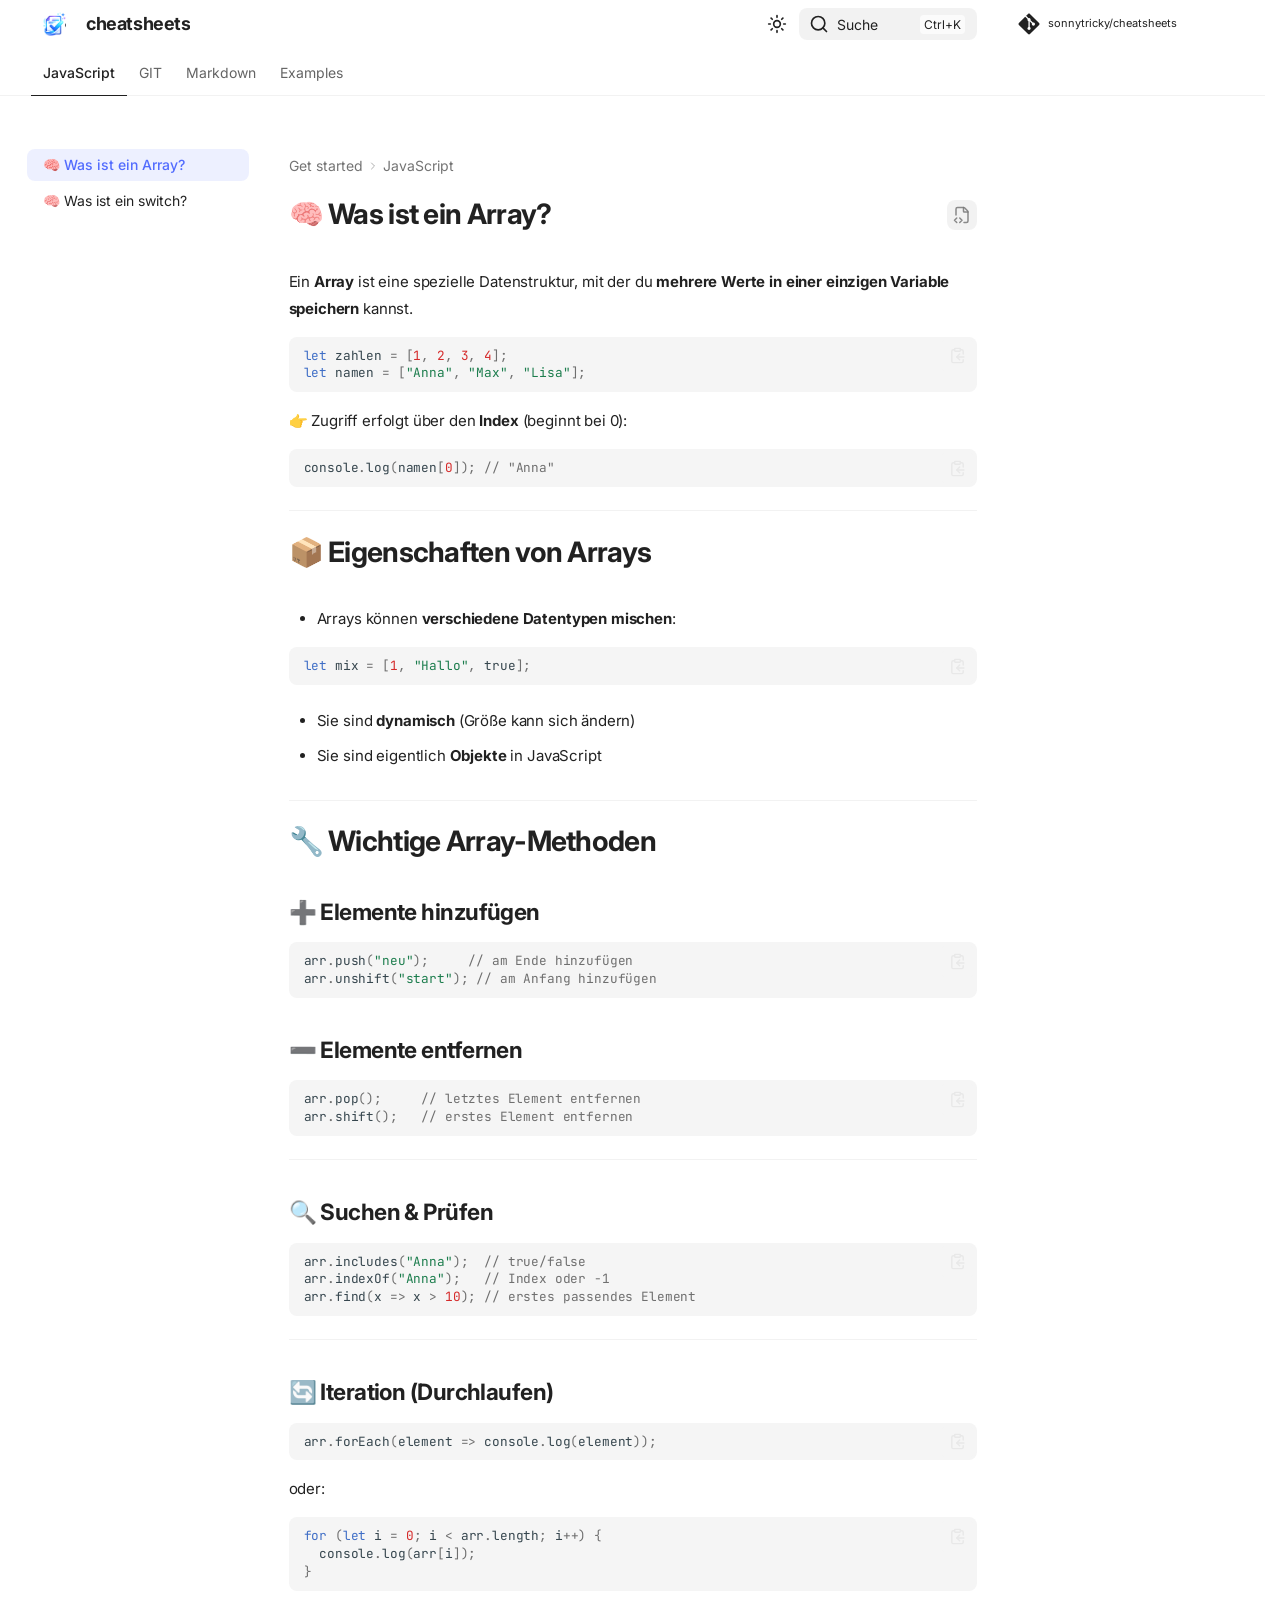
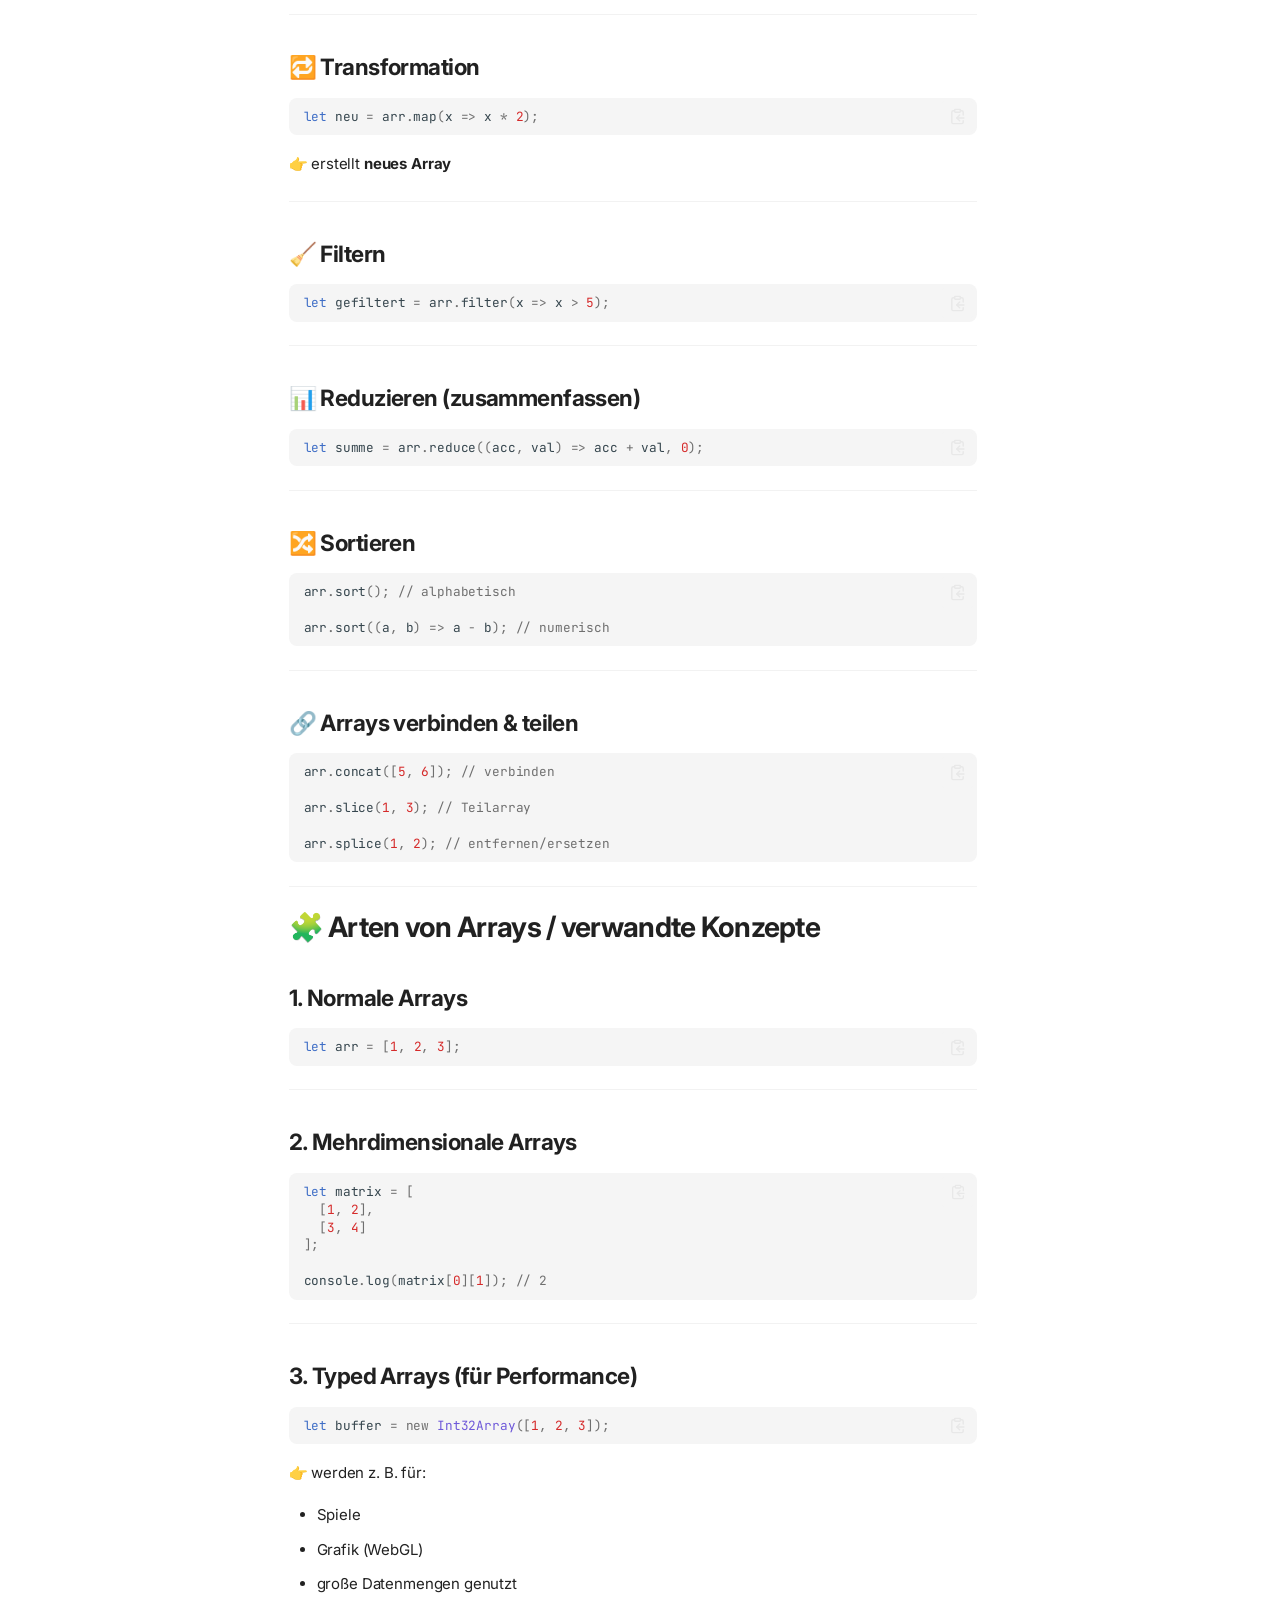
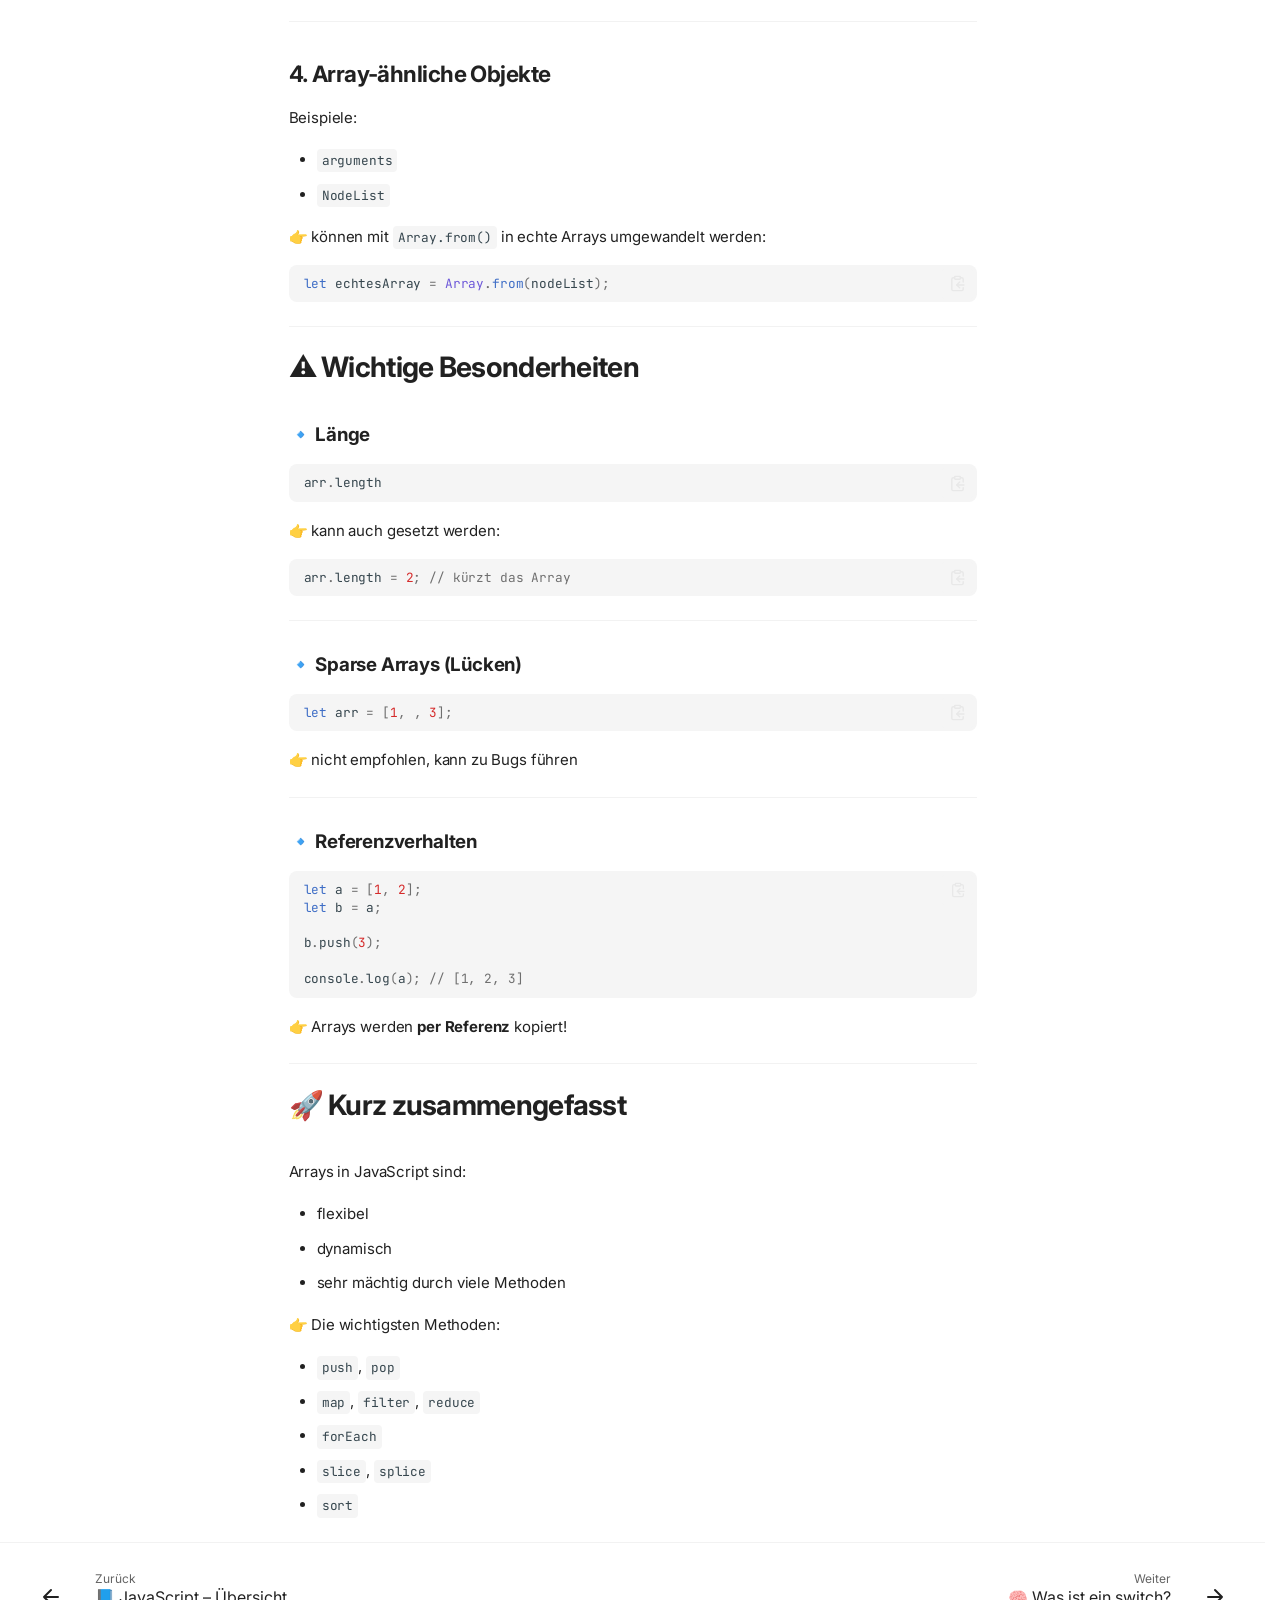
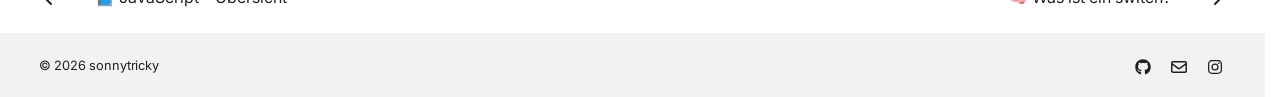
<file: JavaScript/Array/index.html>
<!doctype html>
<html lang="de" class="no-js">
  <head>
    
      <meta charset="utf-8">
      <meta name="viewport" content="width=device-width,initial-scale=1">
      
      
        <meta name="author" content="sonnytricky">
      
      
      
        <link rel="prev" href="../">
      
      
        <link rel="next" href="../Switch/">
      
      
        
      
      
      <link rel="icon" href="../../images/cheatsheets-logo-favicon.png">
      <meta name="generator" content="zensical-0.0.32">
    
    
      
        <title>🧠 Was ist ein Array? - cheatsheets</title>
      
    
    
      
        
      
      <link rel="stylesheet" href="../../assets/stylesheets/modern/main.53a7feaf.min.css">
      
        
          
        
        <link rel="stylesheet" href="../../assets/stylesheets/modern/palette.dfe2e883.min.css">
      
      


    
    
      
    
    
      
        
        
        <link rel="preconnect" href="https://fonts.gstatic.com" crossorigin>
        <link rel="stylesheet" href="https://fonts.googleapis.com/css?family=Inter:300,300i,400,400i,500,500i,700,700i%7CJetBrains+Mono:400,400i,700,700i&display=fallback">
        <style>:root{--md-text-font:"Inter";--md-code-font:"JetBrains Mono"}</style>
      
    
    
      <link rel="stylesheet" href="../../stylesheets/extra.css">
    
    <script>__md_scope=new URL("../..",location),__md_hash=e=>[...e].reduce(((e,t)=>(e<<5)-e+t.charCodeAt(0)),0),__md_get=(e,t=localStorage,a=__md_scope)=>JSON.parse(t.getItem(a.pathname+"."+e)),__md_set=(e,t,a=localStorage,_=__md_scope)=>{try{a.setItem(_.pathname+"."+e,JSON.stringify(t))}catch(e){}},document.documentElement.setAttribute("data-platform",navigator.platform)</script>
    
      

    
    
  </head>
  
  
    
    
      
    
    
    
    
    <body dir="ltr" data-md-color-scheme="default" data-md-color-primary="indigo" data-md-color-accent="indigo">
  
    
    <input class="md-toggle" data-md-toggle="drawer" type="checkbox" id="__drawer" autocomplete="off">
    <input class="md-toggle" data-md-toggle="search" type="checkbox" id="__search" autocomplete="off">
    <label class="md-overlay" for="__drawer" aria-label="Navigation"></label>
    <div data-md-component="skip">
      
        
        <a href="#was-ist-ein-array" class="md-skip">
          Zum Inhalt
        </a>
      
    </div>
    <div data-md-component="announce">
      
    </div>
    
    
      

  

<header class="md-header md-header--shadow md-header--lifted" data-md-component="header">
  <nav class="md-header__inner md-grid" aria-label="Kopfzeile">
    <a href="../.." title="cheatsheets" class="md-header__button md-logo" aria-label="cheatsheets" data-md-component="logo">
      
  <img src="../../assets/cheatsheets-logo.png" alt="cheatsheets">

    </a>
    <label class="md-header__button md-icon" for="__drawer" aria-label="Navigation">
      
      <svg xmlns="http://www.w3.org/2000/svg" fill="none" stroke="currentColor" stroke-linecap="round" stroke-linejoin="round" stroke-width="2" class="lucide lucide-menu" viewBox="0 0 24 24"><path d="M4 5h16M4 12h16M4 19h16"/></svg>
    </label>
    <div class="md-header__title" data-md-component="header-title">
      <div class="md-header__ellipsis">
        <div class="md-header__topic">
          <span class="md-ellipsis">
            cheatsheets
          </span>
        </div>
        <div class="md-header__topic" data-md-component="header-topic">
          <span class="md-ellipsis">
            
              🧠 Was ist ein Array?
            
          </span>
        </div>
      </div>
    </div>
    
      
        <form class="md-header__option" data-md-component="palette">
  
    
    
    
    <input class="md-option" data-md-color-media="none" data-md-color-scheme="default" data-md-color-primary="indigo" data-md-color-accent="indigo"  aria-label="Switch to dark mode"  type="radio" name="__palette" id="__palette_0">
    
      <label class="md-header__button md-icon" title="Switch to dark mode" for="__palette_1" hidden>
        <svg xmlns="http://www.w3.org/2000/svg" fill="none" stroke="currentColor" stroke-linecap="round" stroke-linejoin="round" stroke-width="2" class="lucide lucide-sun" viewBox="0 0 24 24"><circle cx="12" cy="12" r="4"/><path d="M12 2v2M12 20v2M4.93 4.93l1.41 1.41M17.66 17.66l1.41 1.41M2 12h2M20 12h2M6.34 17.66l-1.41 1.41M19.07 4.93l-1.41 1.41"/></svg>
      </label>
    
  
    
    
    
    <input class="md-option" data-md-color-media="none" data-md-color-scheme="slate" data-md-color-primary="indigo" data-md-color-accent="orange"  aria-label="Switch to light mode"  type="radio" name="__palette" id="__palette_1">
    
      <label class="md-header__button md-icon" title="Switch to light mode" for="__palette_0" hidden>
        <svg xmlns="http://www.w3.org/2000/svg" fill="none" stroke="currentColor" stroke-linecap="round" stroke-linejoin="round" stroke-width="2" class="lucide lucide-moon" viewBox="0 0 24 24"><path d="M20.985 12.486a9 9 0 1 1-9.473-9.472c.405-.022.617.46.402.803a6 6 0 0 0 8.268 8.268c.344-.215.825-.004.803.401"/></svg>
      </label>
    
  
</form>
      
    
    
      <script>var palette=__md_get("__palette");if(palette&&palette.color){if("(prefers-color-scheme)"===palette.color.media){var media=matchMedia("(prefers-color-scheme: light)"),input=document.querySelector(media.matches?"[data-md-color-media='(prefers-color-scheme: light)']":"[data-md-color-media='(prefers-color-scheme: dark)']");palette.color.media=input.getAttribute("data-md-color-media"),palette.color.scheme=input.getAttribute("data-md-color-scheme"),palette.color.primary=input.getAttribute("data-md-color-primary"),palette.color.accent=input.getAttribute("data-md-color-accent")}for(var[key,value]of Object.entries(palette.color))document.body.setAttribute("data-md-color-"+key,value)}</script>
    
    
    
      
      
        <label class="md-header__button md-icon" for="__search" aria-label="Suche">
          
          <svg xmlns="http://www.w3.org/2000/svg" fill="none" stroke="currentColor" stroke-linecap="round" stroke-linejoin="round" stroke-width="2" class="lucide lucide-search" viewBox="0 0 24 24"><path d="m21 21-4.34-4.34"/><circle cx="11" cy="11" r="8"/></svg>
        </label>
        <div class="md-search" data-md-component="search" role="dialog" aria-label="Suche">
  <button type="button" class="md-search__button">
    Suche
  </button>
</div>
      
    
    <div class="md-header__source">
      
        <a href="https://github.com/sonnytricky/cheatsheets" title="Zum Repository" class="md-source" data-md-component="source">
  <div class="md-source__icon md-icon">
    
    <svg xmlns="http://www.w3.org/2000/svg" viewBox="0 0 448 512"><!--! Font Awesome Free 7.2.0 by @fontawesome - https://fontawesome.com License - https://fontawesome.com/license/free (Icons: CC BY 4.0, Fonts: SIL OFL 1.1, Code: MIT License) Copyright 2026 Fonticons, Inc.--><path fill="currentColor" d="M439.6 236.1 244 40.5c-5.4-5.5-12.8-8.5-20.4-8.5s-15 3-20.4 8.4L162.5 81l51.5 51.5c27.1-9.1 52.7 16.8 43.4 43.7l49.7 49.7c34.2-11.8 61.2 31 35.5 56.7-26.5 26.5-70.2-2.9-56-37.3L240.3 199v121.9c25.3 12.5 22.3 41.8 9.1 55-6.4 6.4-15.2 10.1-24.3 10.1s-17.8-3.6-24.3-10.1c-17.6-17.6-11.1-46.9 11.2-56v-123c-20.8-8.5-24.6-30.7-18.6-45L142.6 101 8.5 235.1C3 240.6 0 247.9 0 255.5s3 15 8.5 20.4l195.6 195.7c5.4 5.4 12.7 8.4 20.4 8.4s15-3 20.4-8.4l194.7-194.7c5.4-5.4 8.4-12.8 8.4-20.4s-3-15-8.4-20.4"/></svg>
  </div>
  <div class="md-source__repository">
    sonnytricky/cheatsheets
  </div>
</a>
      
    </div>
  </nav>
  
    
      
<nav class="md-tabs" aria-label="Hauptnavigation" data-md-component="tabs">
  <div class="md-grid">
    <ul class="md-tabs__list">
      
        
  
  
  
    
  
  
    
    
      <li class="md-tabs__item md-tabs__item--active">
        <a href="../" class="md-tabs__link">
          
  
  JavaScript

        </a>
      </li>
    
  

      
        
  
  
  
  
    
    
      <li class="md-tabs__item">
        <a href="../../git/" class="md-tabs__link">
          
  
  GIT

        </a>
      </li>
    
  

      
        
  
  
  
  
    <li class="md-tabs__item">
      <a href="../../markdown/markdown/" class="md-tabs__link">
        
  
  Markdown

      </a>
    </li>
  

      
        
  
  
  
  
    
    
      <li class="md-tabs__item">
        <a href="../../examples/" class="md-tabs__link">
          
  
  Examples

        </a>
      </li>
    
  

      
    </ul>
  </div>
</nav>
    
  
</header>
    
    <div class="md-container" data-md-component="container">
      
      
        
      
      <main class="md-main" data-md-component="main">
        <div class="md-main__inner md-grid">
          
            
              
              <div class="md-sidebar md-sidebar--primary" data-md-component="sidebar" data-md-type="navigation" >
                <div class="md-sidebar__scrollwrap">
                  <div class="md-sidebar__inner">
                    


  


<nav class="md-nav md-nav--primary md-nav--lifted" aria-label="Navigation" data-md-level="0">
  <label class="md-nav__title" for="__drawer">
    <a href="../.." title="cheatsheets" class="md-nav__button md-logo" aria-label="cheatsheets" data-md-component="logo">
      
  <img src="../../assets/cheatsheets-logo.png" alt="cheatsheets">

    </a>
    cheatsheets
  </label>
  
    <div class="md-nav__source">
      <a href="https://github.com/sonnytricky/cheatsheets" title="Zum Repository" class="md-source" data-md-component="source">
  <div class="md-source__icon md-icon">
    
    <svg xmlns="http://www.w3.org/2000/svg" viewBox="0 0 448 512"><!--! Font Awesome Free 7.2.0 by @fontawesome - https://fontawesome.com License - https://fontawesome.com/license/free (Icons: CC BY 4.0, Fonts: SIL OFL 1.1, Code: MIT License) Copyright 2026 Fonticons, Inc.--><path fill="currentColor" d="M439.6 236.1 244 40.5c-5.4-5.5-12.8-8.5-20.4-8.5s-15 3-20.4 8.4L162.5 81l51.5 51.5c27.1-9.1 52.7 16.8 43.4 43.7l49.7 49.7c34.2-11.8 61.2 31 35.5 56.7-26.5 26.5-70.2-2.9-56-37.3L240.3 199v121.9c25.3 12.5 22.3 41.8 9.1 55-6.4 6.4-15.2 10.1-24.3 10.1s-17.8-3.6-24.3-10.1c-17.6-17.6-11.1-46.9 11.2-56v-123c-20.8-8.5-24.6-30.7-18.6-45L142.6 101 8.5 235.1C3 240.6 0 247.9 0 255.5s3 15 8.5 20.4l195.6 195.7c5.4 5.4 12.7 8.4 20.4 8.4s15-3 20.4-8.4l194.7-194.7c5.4-5.4 8.4-12.8 8.4-20.4s-3-15-8.4-20.4"/></svg>
  </div>
  <div class="md-source__repository">
    sonnytricky/cheatsheets
  </div>
</a>
    </div>
  
  <ul class="md-nav__list" data-md-scrollfix>
    
      
      
  
  
    
  
  
  
    
    
      
        
          
        
      
        
      
        
      
    
    
    
      
        
        
      
      
    
    
    <li class="md-nav__item md-nav__item--active md-nav__item--section md-nav__item--nested">
      
        
        
        <input class="md-nav__toggle md-toggle " type="checkbox" id="__nav_1" checked>
        
          
          <div class="md-nav__link md-nav__container">
            <a href="../" class="md-nav__link ">
              
  
  
  <span class="md-ellipsis">
    
  
    JavaScript
  

    
  </span>
  
  

            </a>
            
              
              <label class="md-nav__link " for="__nav_1" id="__nav_1_label" tabindex="">
                <span class="md-nav__icon md-icon"></span>
              </label>
            
          </div>
        
        <nav class="md-nav" data-md-level="1" aria-labelledby="__nav_1_label" aria-expanded="true">
          <label class="md-nav__title" for="__nav_1">
            <span class="md-nav__icon md-icon"></span>
            
  
    JavaScript
  

          </label>
          <ul class="md-nav__list" data-md-scrollfix>
            
              
            
              
                
  
  
    
  
  
  
    <li class="md-nav__item md-nav__item--active">
      
      
      
      
        
      
      
      <a href="././" class="md-nav__link md-nav__link--active">
        
  
  
  <span class="md-ellipsis">
    
  
    🧠 Was ist ein Array?
  

    
  </span>
  
  

      </a>
      
    </li>
  

              
            
              
                
  
  
  
  
    <li class="md-nav__item">
      <a href="../Switch/" class="md-nav__link">
        
  
  
  <span class="md-ellipsis">
    
  
    🧠 Was ist ein switch?
  

    
  </span>
  
  

      </a>
    </li>
  

              
            
          </ul>
        </nav>
      
    </li>
  

    
      
      
  
  
  
  
    
    
      
        
          
        
      
        
      
    
    
    
      
      
    
    
    <li class="md-nav__item md-nav__item--nested">
      
        
        
        <input class="md-nav__toggle md-toggle " type="checkbox" id="__nav_2" >
        
          
          <div class="md-nav__link md-nav__container">
            <a href="../../git/" class="md-nav__link ">
              
  
  
    <svg xmlns="http://www.w3.org/2000/svg" viewBox="0 0 24 24"><path d="M23.546 10.93 13.067.452a1.55 1.55 0 0 0-2.188 0L8.708 2.627l2.76 2.76a1.838 1.838 0 0 1 2.327 2.341l2.658 2.66a1.838 1.838 0 0 1 1.9 3.039 1.837 1.837 0 0 1-2.6 0 1.85 1.85 0 0 1-.404-1.996L12.86 8.955v6.525c.176.086.342.203.488.348a1.85 1.85 0 0 1 0 2.6 1.844 1.844 0 0 1-2.609 0 1.834 1.834 0 0 1 0-2.598c.182-.18.387-.316.605-.406V8.835a1.834 1.834 0 0 1-.996-2.41L7.636 3.7.45 10.881c-.6.605-.6 1.584 0 2.189l10.48 10.477a1.545 1.545 0 0 0 2.186 0l10.43-10.43a1.544 1.544 0 0 0 0-2.187"/></svg>
  
  <span class="md-ellipsis">
    
  
    GIT
  

    
  </span>
  
  

            </a>
            
              
              <label class="md-nav__link " for="__nav_2" id="__nav_2_label" tabindex="0">
                <span class="md-nav__icon md-icon"></span>
              </label>
            
          </div>
        
        <nav class="md-nav" data-md-level="1" aria-labelledby="__nav_2_label" aria-expanded="false">
          <label class="md-nav__title" for="__nav_2">
            <span class="md-nav__icon md-icon"></span>
            
  
    GIT
  

          </label>
          <ul class="md-nav__list" data-md-scrollfix>
            
              
            
              
                
  
  
  
  
    <li class="md-nav__item">
      <a href="../../git/Ordner_zur_Repo_machen/" class="md-nav__link">
        
  
  
  <span class="md-ellipsis">
    
  
    Ordner zur Repo machen
  

    
  </span>
  
  

      </a>
    </li>
  

              
            
          </ul>
        </nav>
      
    </li>
  

    
      
      
  
  
  
  
    <li class="md-nav__item">
      <a href="../../markdown/markdown/" class="md-nav__link">
        
  
  
    <svg xmlns="http://www.w3.org/2000/svg" viewBox="0 0 24 24"><path d="M22.27 19.385H1.73A1.73 1.73 0 0 1 0 17.655V6.345a1.73 1.73 0 0 1 1.73-1.73h20.54A1.73 1.73 0 0 1 24 6.345v11.308a1.73 1.73 0 0 1-1.73 1.731zM5.769 15.923v-4.5l2.308 2.885 2.307-2.885v4.5h2.308V8.078h-2.308l-2.307 2.885-2.308-2.885H3.46v7.847zM21.232 12h-2.309V8.077h-2.307V12h-2.308l3.461 4.039z"/></svg>
  
  <span class="md-ellipsis">
    
  
    Markdown
  

    
  </span>
  
  
    
  
  
    <span class="md-status md-status--new"></span>
  

  

      </a>
    </li>
  

    
      
      
  
  
  
  
    
    
      
        
          
        
      
        
      
        
      
        
      
    
    
    
      
      
    
    
    <li class="md-nav__item md-nav__item--nested">
      
        
        
        <input class="md-nav__toggle md-toggle " type="checkbox" id="__nav_4" >
        
          
          <div class="md-nav__link md-nav__container">
            <a href="../../examples/" class="md-nav__link ">
              
  
  
    <svg xmlns="http://www.w3.org/2000/svg" fill="none" stroke="currentColor" stroke-linecap="round" stroke-linejoin="round" stroke-width="2" class="lucide lucide-rocket" viewBox="0 0 24 24"><path d="M12 15v5s3.03-.55 4-2c1.08-1.62 0-5 0-5M4.5 16.5c-1.5 1.26-2 5-2 5s3.74-.5 5-2c.71-.84.7-2.13-.09-2.91a2.18 2.18 0 0 0-2.91-.09"/><path d="M9 12a22 22 0 0 1 2-3.95A12.88 12.88 0 0 1 22 2c0 2.72-.78 7.5-6 11a22.4 22.4 0 0 1-4 2z"/><path d="M9 12H4s.55-3.03 2-4c1.62-1.08 5 .05 5 .05"/></svg>
  
  <span class="md-ellipsis">
    
  
    Examples
  

    
  </span>
  
  

            </a>
            
              
              <label class="md-nav__link " for="__nav_4" id="__nav_4_label" tabindex="0">
                <span class="md-nav__icon md-icon"></span>
              </label>
            
          </div>
        
        <nav class="md-nav" data-md-level="1" aria-labelledby="__nav_4_label" aria-expanded="false">
          <label class="md-nav__title" for="__nav_4">
            <span class="md-nav__icon md-icon"></span>
            
  
    Examples
  

          </label>
          <ul class="md-nav__list" data-md-scrollfix>
            
              
            
              
                
  
  
  
  
    <li class="md-nav__item">
      <a href="../../examples/Checkboxen/" class="md-nav__link">
        
  
  
    <svg xmlns="http://www.w3.org/2000/svg" viewBox="0 0 24 24"><path d="M6.544.12A6.553 6.553 0 0 0 0 6.664v10.674a6.55 6.55 0 0 0 6.544 6.542h10.912A6.55 6.55 0 0 0 24 17.338v-.831a2.193 2.193 0 0 0-4.388 0v.83c0 1.19-.967 2.157-2.156 2.157H6.544a2.16 2.16 0 0 1-2.158-2.156V6.748c0-1.19.969-2.16 2.158-2.16 3.843.004 7.814-.009 11.612.001.556.138.892.445 1.058.848.193.47.343 1.118-.404 1.748l-6.26 4.596-1.892-2.441a2.19 2.19 0 0 0-3.075-.391 2.19 2.19 0 0 0-.391 3.076l3.198 4.133a2.197 2.197 0 0 0 3.035.424l7.252-5.301a57 57 0 0 0 1.22-.977c2.106-1.926 2.517-4.393 1.627-6.553C22.603 1.51 20.268.12 17.435.12Z"/></svg>
  
  <span class="md-ellipsis">
    
  
    Checkboxen:
  

    
  </span>
  
  
    
  
  
    <span class="md-status md-status--new"></span>
  

  

      </a>
    </li>
  

              
            
              
                
  
  
  
  
    <li class="md-nav__item">
      <a href="../../examples/Code-Bl%C3%B6cke/" class="md-nav__link">
        
  
  
    <svg xmlns="http://www.w3.org/2000/svg" viewBox="0 0 24 24"><path d="M9.825 17.527a.11.11 0 0 1-.107-.142l3.05-10.837a.11.11 0 0 1 .108-.081H14.2a.11.11 0 0 1 .107.141l-3.063 10.838a.11.11 0 0 1-.107.08H9.825Zm-2.146-2.732a.1.1 0 0 1-.079-.033l-2.667-2.704a.11.11 0 0 1 0-.156L7.6 9.211a.11.11 0 0 1 .08-.033h1.702c.1 0 .149.12.079.19l-2.534 2.534a.11.11 0 0 0 0 .157l2.535 2.546c.07.07.02.19-.079.19zm6.954 0a.111.111 0 0 1-.079-.19l2.525-2.546a.11.11 0 0 0 0-.157l-2.524-2.535a.111.111 0 0 1 .079-.19h1.692q.047.001.078.034l2.68 2.69a.11.11 0 0 1 0 .157l-2.68 2.704a.11.11 0 0 1-.078.033zM12 24C5.383 24 0 18.617 0 12S5.383 0 12 0s12 5.383 12 12-5.383 12-12 12m0-22.667C6.118 1.333 1.333 6.118 1.333 12S6.118 22.667 12 22.667 22.667 17.882 22.667 12 17.882 1.333 12 1.333"/></svg>
  
  <span class="md-ellipsis">
    
  
    Code-Blöcke:
  

    
  </span>
  
  

      </a>
    </li>
  

              
            
              
                
  
  
  
  
    <li class="md-nav__item">
      <a href="../../examples/Notizen/" class="md-nav__link">
        
  
  
    <svg xmlns="http://www.w3.org/2000/svg" viewBox="0 0 24 24"><path d="M15 3H5A2 2 0 0 0 3 5V19A2 2 0 0 0 5 21H19A2 2 0 0 0 21 19V9L15 3M19 19H5V5H14V10H19M17 14H7V12H17M14 17H7V15H14" /></svg>
  
  <span class="md-ellipsis">
    
  
    Notizen:
  

    
  </span>
  
  

      </a>
    </li>
  

              
            
          </ul>
        </nav>
      
    </li>
  

    
  </ul>
</nav>
                  </div>
                </div>
              </div>
            
            
              
              <div class="md-sidebar md-sidebar--secondary" data-md-component="sidebar" data-md-type="toc" >
                <div class="md-sidebar__scrollwrap">
                  
                    
                    
                    
                      
                    
                    
                  
                  <div class="md-sidebar__inner">
                    


<nav class="md-nav md-nav--secondary" aria-label="Inhaltsverzeichnis">
  
  
  
    
  
  
</nav>
                  </div>
                </div>
              </div>
            
          
          
            <div class="md-content" data-md-component="content">
              
                



  


  <nav class="md-path" aria-label="Navigation" >
    <ol class="md-path__list">
      
        
  
  
    <li class="md-path__item">
      <a href="../.." class="md-path__link">
        
  <span class="md-ellipsis">
    Get started
  </span>

      </a>
    </li>
  

      
      
        
  
  
    
    
      <li class="md-path__item">
        <a href="../" class="md-path__link">
          
  <span class="md-ellipsis">
    JavaScript
  </span>

        </a>
      </li>
    
  

      
    </ol>
  </nav>

              
              <article class="md-content__inner md-typeset">
                
                  
  
  
    
      
    
    <a href="https://github.com/sonnytricky/cheatsheets/raw/main/docs/JavaScript/Array.md" title="Quellcode der Seite anzeigen" class="md-content__button md-icon">
      
      <svg xmlns="http://www.w3.org/2000/svg" fill="none" stroke="currentColor" stroke-linecap="round" stroke-linejoin="round" stroke-width="2" class="lucide lucide-file-code-2" viewBox="0 0 24 24"><path d="M4 12.15V4a2 2 0 0 1 2-2h8a2.4 2.4 0 0 1 1.706.706l3.588 3.588A2.4 2.4 0 0 1 20 8v12a2 2 0 0 1-2 2h-3.35"/><path d="M14 2v5a1 1 0 0 0 1 1h5M5 16l-3 3 3 3M9 22l3-3-3-3"/></svg>
    </a>
  


<h1 id="was-ist-ein-array">🧠 Was ist ein Array?</h1>
<p>Ein <strong>Array</strong> ist eine spezielle Datenstruktur, mit der du <strong>mehrere Werte in einer einzigen Variable speichern</strong> kannst.</p>
<div class="language-javascript highlight"><pre><span></span><code><span id="__span-0-1"><a id="__codelineno-0-1" name="__codelineno-0-1" href="#__codelineno-0-1"></a><span class="kd">let</span><span class="w"> </span><span class="nx">zahlen</span><span class="w"> </span><span class="o">=</span><span class="w"> </span><span class="p">[</span><span class="mf">1</span><span class="p">,</span><span class="w"> </span><span class="mf">2</span><span class="p">,</span><span class="w"> </span><span class="mf">3</span><span class="p">,</span><span class="w"> </span><span class="mf">4</span><span class="p">];</span>
</span><span id="__span-0-2"><a id="__codelineno-0-2" name="__codelineno-0-2" href="#__codelineno-0-2"></a><span class="kd">let</span><span class="w"> </span><span class="nx">namen</span><span class="w"> </span><span class="o">=</span><span class="w"> </span><span class="p">[</span><span class="s2">&quot;Anna&quot;</span><span class="p">,</span><span class="w"> </span><span class="s2">&quot;Max&quot;</span><span class="p">,</span><span class="w"> </span><span class="s2">&quot;Lisa&quot;</span><span class="p">];</span>
</span></code></pre></div>
<p>👉 Zugriff erfolgt über den <strong>Index</strong> (beginnt bei 0):</p>
<div class="language-javascript highlight"><pre><span></span><code><span id="__span-1-1"><a id="__codelineno-1-1" name="__codelineno-1-1" href="#__codelineno-1-1"></a><span class="nx">console</span><span class="p">.</span><span class="nx">log</span><span class="p">(</span><span class="nx">namen</span><span class="p">[</span><span class="mf">0</span><span class="p">]);</span><span class="w"> </span><span class="c1">// &quot;Anna&quot;</span>
</span></code></pre></div>
<hr />
<h1 id="eigenschaften-von-arrays">📦 Eigenschaften von Arrays</h1>
<ul>
<li>Arrays können <strong>verschiedene Datentypen mischen</strong>:</li>
</ul>
<div class="language-javascript highlight"><pre><span></span><code><span id="__span-2-1"><a id="__codelineno-2-1" name="__codelineno-2-1" href="#__codelineno-2-1"></a><span class="kd">let</span><span class="w"> </span><span class="nx">mix</span><span class="w"> </span><span class="o">=</span><span class="w"> </span><span class="p">[</span><span class="mf">1</span><span class="p">,</span><span class="w"> </span><span class="s2">&quot;Hallo&quot;</span><span class="p">,</span><span class="w"> </span><span class="kc">true</span><span class="p">];</span>
</span></code></pre></div>
<ul>
<li>
<p>Sie sind <strong>dynamisch</strong> (Größe kann sich ändern)</p>
</li>
<li>
<p>Sie sind eigentlich <strong>Objekte</strong> in JavaScript</p>
</li>
</ul>
<hr />
<h1 id="wichtige-array-methoden">🔧 Wichtige Array-Methoden</h1>
<h2 id="elemente-hinzufugen">➕ Elemente hinzufügen</h2>
<div class="language-javascript highlight"><pre><span></span><code><span id="__span-3-1"><a id="__codelineno-3-1" name="__codelineno-3-1" href="#__codelineno-3-1"></a><span class="nx">arr</span><span class="p">.</span><span class="nx">push</span><span class="p">(</span><span class="s2">&quot;neu&quot;</span><span class="p">);</span><span class="w">     </span><span class="c1">// am Ende hinzufügen</span>
</span><span id="__span-3-2"><a id="__codelineno-3-2" name="__codelineno-3-2" href="#__codelineno-3-2"></a><span class="nx">arr</span><span class="p">.</span><span class="nx">unshift</span><span class="p">(</span><span class="s2">&quot;start&quot;</span><span class="p">);</span><span class="w"> </span><span class="c1">// am Anfang hinzufügen</span>
</span></code></pre></div>
<h2 id="elemente-entfernen">➖ Elemente entfernen</h2>
<div class="language-javascript highlight"><pre><span></span><code><span id="__span-4-1"><a id="__codelineno-4-1" name="__codelineno-4-1" href="#__codelineno-4-1"></a><span class="nx">arr</span><span class="p">.</span><span class="nx">pop</span><span class="p">();</span><span class="w">     </span><span class="c1">// letztes Element entfernen</span>
</span><span id="__span-4-2"><a id="__codelineno-4-2" name="__codelineno-4-2" href="#__codelineno-4-2"></a><span class="nx">arr</span><span class="p">.</span><span class="nx">shift</span><span class="p">();</span><span class="w">   </span><span class="c1">// erstes Element entfernen</span>
</span></code></pre></div>
<hr />
<h2 id="suchen-prufen">🔍 Suchen &amp; Prüfen</h2>
<div class="language-javascript highlight"><pre><span></span><code><span id="__span-5-1"><a id="__codelineno-5-1" name="__codelineno-5-1" href="#__codelineno-5-1"></a><span class="nx">arr</span><span class="p">.</span><span class="nx">includes</span><span class="p">(</span><span class="s2">&quot;Anna&quot;</span><span class="p">);</span><span class="w">  </span><span class="c1">// true/false</span>
</span><span id="__span-5-2"><a id="__codelineno-5-2" name="__codelineno-5-2" href="#__codelineno-5-2"></a><span class="nx">arr</span><span class="p">.</span><span class="nx">indexOf</span><span class="p">(</span><span class="s2">&quot;Anna&quot;</span><span class="p">);</span><span class="w">   </span><span class="c1">// Index oder -1</span>
</span><span id="__span-5-3"><a id="__codelineno-5-3" name="__codelineno-5-3" href="#__codelineno-5-3"></a><span class="nx">arr</span><span class="p">.</span><span class="nx">find</span><span class="p">(</span><span class="nx">x</span><span class="w"> </span><span class="p">=&gt;</span><span class="w"> </span><span class="nx">x</span><span class="w"> </span><span class="o">&gt;</span><span class="w"> </span><span class="mf">10</span><span class="p">);</span><span class="w"> </span><span class="c1">// erstes passendes Element</span>
</span></code></pre></div>
<hr />
<h2 id="iteration-durchlaufen">🔄 Iteration (Durchlaufen)</h2>
<div class="language-javascript highlight"><pre><span></span><code><span id="__span-6-1"><a id="__codelineno-6-1" name="__codelineno-6-1" href="#__codelineno-6-1"></a><span class="nx">arr</span><span class="p">.</span><span class="nx">forEach</span><span class="p">(</span><span class="nx">element</span><span class="w"> </span><span class="p">=&gt;</span><span class="w"> </span><span class="nx">console</span><span class="p">.</span><span class="nx">log</span><span class="p">(</span><span class="nx">element</span><span class="p">));</span>
</span></code></pre></div>
<p>oder:</p>
<div class="language-javascript highlight"><pre><span></span><code><span id="__span-7-1"><a id="__codelineno-7-1" name="__codelineno-7-1" href="#__codelineno-7-1"></a><span class="k">for</span><span class="w"> </span><span class="p">(</span><span class="kd">let</span><span class="w"> </span><span class="nx">i</span><span class="w"> </span><span class="o">=</span><span class="w"> </span><span class="mf">0</span><span class="p">;</span><span class="w"> </span><span class="nx">i</span><span class="w"> </span><span class="o">&lt;</span><span class="w"> </span><span class="nx">arr</span><span class="p">.</span><span class="nx">length</span><span class="p">;</span><span class="w"> </span><span class="nx">i</span><span class="o">++</span><span class="p">)</span><span class="w"> </span><span class="p">{</span>
</span><span id="__span-7-2"><a id="__codelineno-7-2" name="__codelineno-7-2" href="#__codelineno-7-2"></a><span class="w">  </span><span class="nx">console</span><span class="p">.</span><span class="nx">log</span><span class="p">(</span><span class="nx">arr</span><span class="p">[</span><span class="nx">i</span><span class="p">]);</span>
</span><span id="__span-7-3"><a id="__codelineno-7-3" name="__codelineno-7-3" href="#__codelineno-7-3"></a><span class="p">}</span>
</span></code></pre></div>
<hr />
<h2 id="transformation">🔁 Transformation</h2>
<div class="language-javascript highlight"><pre><span></span><code><span id="__span-8-1"><a id="__codelineno-8-1" name="__codelineno-8-1" href="#__codelineno-8-1"></a><span class="kd">let</span><span class="w"> </span><span class="nx">neu</span><span class="w"> </span><span class="o">=</span><span class="w"> </span><span class="nx">arr</span><span class="p">.</span><span class="nx">map</span><span class="p">(</span><span class="nx">x</span><span class="w"> </span><span class="p">=&gt;</span><span class="w"> </span><span class="nx">x</span><span class="w"> </span><span class="o">*</span><span class="w"> </span><span class="mf">2</span><span class="p">);</span>
</span></code></pre></div>
<p>👉 erstellt <strong>neues Array</strong></p>
<hr />
<h2 id="filtern">🧹 Filtern</h2>
<div class="language-javascript highlight"><pre><span></span><code><span id="__span-9-1"><a id="__codelineno-9-1" name="__codelineno-9-1" href="#__codelineno-9-1"></a><span class="kd">let</span><span class="w"> </span><span class="nx">gefiltert</span><span class="w"> </span><span class="o">=</span><span class="w"> </span><span class="nx">arr</span><span class="p">.</span><span class="nx">filter</span><span class="p">(</span><span class="nx">x</span><span class="w"> </span><span class="p">=&gt;</span><span class="w"> </span><span class="nx">x</span><span class="w"> </span><span class="o">&gt;</span><span class="w"> </span><span class="mf">5</span><span class="p">);</span>
</span></code></pre></div>
<hr />
<h2 id="reduzieren-zusammenfassen">📊 Reduzieren (zusammenfassen)</h2>
<div class="language-javascript highlight"><pre><span></span><code><span id="__span-10-1"><a id="__codelineno-10-1" name="__codelineno-10-1" href="#__codelineno-10-1"></a><span class="kd">let</span><span class="w"> </span><span class="nx">summe</span><span class="w"> </span><span class="o">=</span><span class="w"> </span><span class="nx">arr</span><span class="p">.</span><span class="nx">reduce</span><span class="p">((</span><span class="nx">acc</span><span class="p">,</span><span class="w"> </span><span class="nx">val</span><span class="p">)</span><span class="w"> </span><span class="p">=&gt;</span><span class="w"> </span><span class="nx">acc</span><span class="w"> </span><span class="o">+</span><span class="w"> </span><span class="nx">val</span><span class="p">,</span><span class="w"> </span><span class="mf">0</span><span class="p">);</span>
</span></code></pre></div>
<hr />
<h2 id="sortieren">🔀 Sortieren</h2>
<div class="language-javascript highlight"><pre><span></span><code><span id="__span-11-1"><a id="__codelineno-11-1" name="__codelineno-11-1" href="#__codelineno-11-1"></a><span class="nx">arr</span><span class="p">.</span><span class="nx">sort</span><span class="p">();</span><span class="w"> </span><span class="c1">// alphabetisch</span>
</span><span id="__span-11-2"><a id="__codelineno-11-2" name="__codelineno-11-2" href="#__codelineno-11-2"></a>
</span><span id="__span-11-3"><a id="__codelineno-11-3" name="__codelineno-11-3" href="#__codelineno-11-3"></a><span class="nx">arr</span><span class="p">.</span><span class="nx">sort</span><span class="p">((</span><span class="nx">a</span><span class="p">,</span><span class="w"> </span><span class="nx">b</span><span class="p">)</span><span class="w"> </span><span class="p">=&gt;</span><span class="w"> </span><span class="nx">a</span><span class="w"> </span><span class="o">-</span><span class="w"> </span><span class="nx">b</span><span class="p">);</span><span class="w"> </span><span class="c1">// numerisch</span>
</span></code></pre></div>
<hr />
<h2 id="arrays-verbinden-teilen">🔗 Arrays verbinden &amp; teilen</h2>
<div class="language-javascript highlight"><pre><span></span><code><span id="__span-12-1"><a id="__codelineno-12-1" name="__codelineno-12-1" href="#__codelineno-12-1"></a><span class="nx">arr</span><span class="p">.</span><span class="nx">concat</span><span class="p">([</span><span class="mf">5</span><span class="p">,</span><span class="w"> </span><span class="mf">6</span><span class="p">]);</span><span class="w"> </span><span class="c1">// verbinden</span>
</span><span id="__span-12-2"><a id="__codelineno-12-2" name="__codelineno-12-2" href="#__codelineno-12-2"></a>
</span><span id="__span-12-3"><a id="__codelineno-12-3" name="__codelineno-12-3" href="#__codelineno-12-3"></a><span class="nx">arr</span><span class="p">.</span><span class="nx">slice</span><span class="p">(</span><span class="mf">1</span><span class="p">,</span><span class="w"> </span><span class="mf">3</span><span class="p">);</span><span class="w"> </span><span class="c1">// Teilarray</span>
</span><span id="__span-12-4"><a id="__codelineno-12-4" name="__codelineno-12-4" href="#__codelineno-12-4"></a>
</span><span id="__span-12-5"><a id="__codelineno-12-5" name="__codelineno-12-5" href="#__codelineno-12-5"></a><span class="nx">arr</span><span class="p">.</span><span class="nx">splice</span><span class="p">(</span><span class="mf">1</span><span class="p">,</span><span class="w"> </span><span class="mf">2</span><span class="p">);</span><span class="w"> </span><span class="c1">// entfernen/ersetzen</span>
</span></code></pre></div>
<hr />
<h1 id="arten-von-arrays-verwandte-konzepte">🧩 Arten von Arrays / verwandte Konzepte</h1>
<h2 id="1-normale-arrays">1. Normale Arrays</h2>
<div class="language-javascript highlight"><pre><span></span><code><span id="__span-13-1"><a id="__codelineno-13-1" name="__codelineno-13-1" href="#__codelineno-13-1"></a><span class="kd">let</span><span class="w"> </span><span class="nx">arr</span><span class="w"> </span><span class="o">=</span><span class="w"> </span><span class="p">[</span><span class="mf">1</span><span class="p">,</span><span class="w"> </span><span class="mf">2</span><span class="p">,</span><span class="w"> </span><span class="mf">3</span><span class="p">];</span>
</span></code></pre></div>
<hr />
<h2 id="2-mehrdimensionale-arrays">2. Mehrdimensionale Arrays</h2>
<div class="language-javascript highlight"><pre><span></span><code><span id="__span-14-1"><a id="__codelineno-14-1" name="__codelineno-14-1" href="#__codelineno-14-1"></a><span class="kd">let</span><span class="w"> </span><span class="nx">matrix</span><span class="w"> </span><span class="o">=</span><span class="w"> </span><span class="p">[</span>
</span><span id="__span-14-2"><a id="__codelineno-14-2" name="__codelineno-14-2" href="#__codelineno-14-2"></a><span class="w">  </span><span class="p">[</span><span class="mf">1</span><span class="p">,</span><span class="w"> </span><span class="mf">2</span><span class="p">],</span>
</span><span id="__span-14-3"><a id="__codelineno-14-3" name="__codelineno-14-3" href="#__codelineno-14-3"></a><span class="w">  </span><span class="p">[</span><span class="mf">3</span><span class="p">,</span><span class="w"> </span><span class="mf">4</span><span class="p">]</span>
</span><span id="__span-14-4"><a id="__codelineno-14-4" name="__codelineno-14-4" href="#__codelineno-14-4"></a><span class="p">];</span>
</span><span id="__span-14-5"><a id="__codelineno-14-5" name="__codelineno-14-5" href="#__codelineno-14-5"></a>
</span><span id="__span-14-6"><a id="__codelineno-14-6" name="__codelineno-14-6" href="#__codelineno-14-6"></a><span class="nx">console</span><span class="p">.</span><span class="nx">log</span><span class="p">(</span><span class="nx">matrix</span><span class="p">[</span><span class="mf">0</span><span class="p">][</span><span class="mf">1</span><span class="p">]);</span><span class="w"> </span><span class="c1">// 2</span>
</span></code></pre></div>
<hr />
<h2 id="3-typed-arrays-fur-performance">3. Typed Arrays (für Performance)</h2>
<div class="language-javascript highlight"><pre><span></span><code><span id="__span-15-1"><a id="__codelineno-15-1" name="__codelineno-15-1" href="#__codelineno-15-1"></a><span class="kd">let</span><span class="w"> </span><span class="nx">buffer</span><span class="w"> </span><span class="o">=</span><span class="w"> </span><span class="ow">new</span><span class="w"> </span><span class="nb">Int32Array</span><span class="p">([</span><span class="mf">1</span><span class="p">,</span><span class="w"> </span><span class="mf">2</span><span class="p">,</span><span class="w"> </span><span class="mf">3</span><span class="p">]);</span>
</span></code></pre></div>
<p>👉 werden z. B. für:</p>
<ul>
<li>Spiele</li>
<li>Grafik (WebGL)</li>
<li>große Datenmengen genutzt</li>
</ul>
<hr />
<h2 id="4-array-ahnliche-objekte">4. Array-ähnliche Objekte</h2>
<p>Beispiele:</p>
<ul>
<li><code>arguments</code></li>
<li><code>NodeList</code></li>
</ul>
<p>👉 können mit <code>Array.from()</code> in echte Arrays umgewandelt werden:</p>
<div class="language-javascript highlight"><pre><span></span><code><span id="__span-16-1"><a id="__codelineno-16-1" name="__codelineno-16-1" href="#__codelineno-16-1"></a><span class="kd">let</span><span class="w"> </span><span class="nx">echtesArray</span><span class="w"> </span><span class="o">=</span><span class="w"> </span><span class="nb">Array</span><span class="p">.</span><span class="kr">from</span><span class="p">(</span><span class="nx">nodeList</span><span class="p">);</span>
</span></code></pre></div>
<hr />
<h1 id="wichtige-besonderheiten">⚠️ Wichtige Besonderheiten</h1>
<h3 id="lange">🔹 Länge</h3>
<div class="language-javascript highlight"><pre><span></span><code><span id="__span-17-1"><a id="__codelineno-17-1" name="__codelineno-17-1" href="#__codelineno-17-1"></a><span class="nx">arr</span><span class="p">.</span><span class="nx">length</span>
</span></code></pre></div>
<p>👉 kann auch gesetzt werden:</p>
<div class="language-javascript highlight"><pre><span></span><code><span id="__span-18-1"><a id="__codelineno-18-1" name="__codelineno-18-1" href="#__codelineno-18-1"></a><span class="nx">arr</span><span class="p">.</span><span class="nx">length</span><span class="w"> </span><span class="o">=</span><span class="w"> </span><span class="mf">2</span><span class="p">;</span><span class="w"> </span><span class="c1">// kürzt das Array</span>
</span></code></pre></div>
<hr />
<h3 id="sparse-arrays-lucken">🔹 Sparse Arrays (Lücken)</h3>
<div class="language-javascript highlight"><pre><span></span><code><span id="__span-19-1"><a id="__codelineno-19-1" name="__codelineno-19-1" href="#__codelineno-19-1"></a><span class="kd">let</span><span class="w"> </span><span class="nx">arr</span><span class="w"> </span><span class="o">=</span><span class="w"> </span><span class="p">[</span><span class="mf">1</span><span class="p">,</span><span class="w"> </span><span class="p">,</span><span class="w"> </span><span class="mf">3</span><span class="p">];</span>
</span></code></pre></div>
<p>👉 nicht empfohlen, kann zu Bugs führen</p>
<hr />
<h3 id="referenzverhalten">🔹 Referenzverhalten</h3>
<div class="language-javascript highlight"><pre><span></span><code><span id="__span-20-1"><a id="__codelineno-20-1" name="__codelineno-20-1" href="#__codelineno-20-1"></a><span class="kd">let</span><span class="w"> </span><span class="nx">a</span><span class="w"> </span><span class="o">=</span><span class="w"> </span><span class="p">[</span><span class="mf">1</span><span class="p">,</span><span class="w"> </span><span class="mf">2</span><span class="p">];</span>
</span><span id="__span-20-2"><a id="__codelineno-20-2" name="__codelineno-20-2" href="#__codelineno-20-2"></a><span class="kd">let</span><span class="w"> </span><span class="nx">b</span><span class="w"> </span><span class="o">=</span><span class="w"> </span><span class="nx">a</span><span class="p">;</span>
</span><span id="__span-20-3"><a id="__codelineno-20-3" name="__codelineno-20-3" href="#__codelineno-20-3"></a>
</span><span id="__span-20-4"><a id="__codelineno-20-4" name="__codelineno-20-4" href="#__codelineno-20-4"></a><span class="nx">b</span><span class="p">.</span><span class="nx">push</span><span class="p">(</span><span class="mf">3</span><span class="p">);</span>
</span><span id="__span-20-5"><a id="__codelineno-20-5" name="__codelineno-20-5" href="#__codelineno-20-5"></a>
</span><span id="__span-20-6"><a id="__codelineno-20-6" name="__codelineno-20-6" href="#__codelineno-20-6"></a><span class="nx">console</span><span class="p">.</span><span class="nx">log</span><span class="p">(</span><span class="nx">a</span><span class="p">);</span><span class="w"> </span><span class="c1">// [1, 2, 3]</span>
</span></code></pre></div>
<p>👉 Arrays werden <strong>per Referenz</strong> kopiert!</p>
<hr />
<h1 id="kurz-zusammengefasst">🚀 Kurz zusammengefasst</h1>
<p>Arrays in JavaScript sind:</p>
<ul>
<li>flexibel</li>
<li>dynamisch</li>
<li>sehr mächtig durch viele Methoden</li>
</ul>
<p>👉 Die wichtigsten Methoden:</p>
<ul>
<li><code>push</code>, <code>pop</code></li>
<li><code>map</code>, <code>filter</code>, <code>reduce</code></li>
<li><code>forEach</code></li>
<li><code>slice</code>, <code>splice</code></li>
<li><code>sort</code></li>
</ul>














                
              </article>
            </div>
          
          
  <script>var tabs=__md_get("__tabs");if(Array.isArray(tabs))e:for(var set of document.querySelectorAll(".tabbed-set")){var labels=set.querySelector(".tabbed-labels");for(var tab of tabs)for(var label of labels.getElementsByTagName("label"))if(label.innerText.trim()===tab){var input=document.getElementById(label.htmlFor);input.checked=!0;continue e}}</script>

<script>var target=document.getElementById(location.hash.slice(1));target&&target.name&&(target.checked=target.name.startsWith("__tabbed_"))</script>
        </div>
        
          <button type="button" class="md-top md-icon" data-md-component="top" hidden>
  
  <svg xmlns="http://www.w3.org/2000/svg" fill="none" stroke="currentColor" stroke-linecap="round" stroke-linejoin="round" stroke-width="2" class="lucide lucide-circle-arrow-up" viewBox="0 0 24 24"><circle cx="12" cy="12" r="10"/><path d="m16 12-4-4-4 4M12 16V8"/></svg>
  Zurück zum Seitenanfang
</button>
        
      </main>
      
        <footer class="md-footer">
  
    
      
      <nav class="md-footer__inner md-grid" aria-label="Fußzeile" >
        
          
          <a href="../" class="md-footer__link md-footer__link--prev" aria-label="Zurück: 📘 JavaScript – Übersicht">
            <div class="md-footer__button md-icon">
              
              <svg xmlns="http://www.w3.org/2000/svg" fill="none" stroke="currentColor" stroke-linecap="round" stroke-linejoin="round" stroke-width="2" class="lucide lucide-arrow-left" viewBox="0 0 24 24"><path d="m12 19-7-7 7-7M19 12H5"/></svg>
            </div>
            <div class="md-footer__title">
              <span class="md-footer__direction">
                Zurück
              </span>
              <div class="md-ellipsis">
                📘 JavaScript – Übersicht
              </div>
            </div>
          </a>
        
        
          
          <a href="../Switch/" class="md-footer__link md-footer__link--next" aria-label="Weiter: 🧠 Was ist ein switch?">
            <div class="md-footer__title">
              <span class="md-footer__direction">
                Weiter
              </span>
              <div class="md-ellipsis">
                🧠 Was ist ein switch?
              </div>
            </div>
            <div class="md-footer__button md-icon">
              
              <svg xmlns="http://www.w3.org/2000/svg" fill="none" stroke="currentColor" stroke-linecap="round" stroke-linejoin="round" stroke-width="2" class="lucide lucide-arrow-right" viewBox="0 0 24 24"><path d="M5 12h14M12 5l7 7-7 7"/></svg>
            </div>
          </a>
        
      </nav>
    
  
  <div class="md-footer-meta md-typeset">
    <div class="md-footer-meta__inner md-grid">
      <div class="md-copyright">
  
    <div class="md-copyright__highlight">
      © 2026 sonnytricky
    </div>
  
  
</div>
      
        
<div class="md-social">
  
    
    
    
    
    <a href="https://github.com/sonnytricky" target="_blank" rel="noopener" title="sonnytricky on GitHub" class="md-social__link">
      <svg xmlns="http://www.w3.org/2000/svg" viewBox="0 0 512 512"><!--! Font Awesome Free 7.2.0 by @fontawesome - https://fontawesome.com License - https://fontawesome.com/license/free (Icons: CC BY 4.0, Fonts: SIL OFL 1.1, Code: MIT License) Copyright 2026 Fonticons, Inc.--><path fill="currentColor" d="M173.9 397.4c0 2-2.3 3.6-5.2 3.6-3.3.3-5.6-1.3-5.6-3.6 0-2 2.3-3.6 5.2-3.6 3-.3 5.6 1.3 5.6 3.6m-31.1-4.5c-.7 2 1.3 4.3 4.3 4.9 2.6 1 5.6 0 6.2-2s-1.3-4.3-4.3-5.2c-2.6-.7-5.5.3-6.2 2.3m44.2-1.7c-2.9.7-4.9 2.6-4.6 4.9.3 2 2.9 3.3 5.9 2.6 2.9-.7 4.9-2.6 4.6-4.6-.3-1.9-3-3.2-5.9-2.9M252.8 8C114.1 8 8 113.3 8 252c0 110.9 69.8 205.8 169.5 239.2 12.8 2.3 17.3-5.6 17.3-12.1 0-6.2-.3-40.4-.3-61.4 0 0-70 15-84.7-29.8 0 0-11.4-29.1-27.8-36.6 0 0-22.9-15.7 1.6-15.4 0 0 24.9 2 38.6 25.8 21.9 38.6 58.6 27.5 72.9 20.9 2.3-16 8.8-27.1 16-33.7-55.9-6.2-112.3-14.3-112.3-110.5 0-27.5 7.6-41.3 23.6-58.9-2.6-6.5-11.1-33.3 2.6-67.9 20.9-6.5 69 27 69 27 20-5.6 41.5-8.5 62.8-8.5s42.8 2.9 62.8 8.5c0 0 48.1-33.6 69-27 13.7 34.7 5.2 61.4 2.6 67.9 16 17.7 25.8 31.5 25.8 58.9 0 96.5-58.9 104.2-114.8 110.5 9.2 7.9 17 22.9 17 46.4 0 33.7-.3 75.4-.3 83.6 0 6.5 4.6 14.4 17.3 12.1C436.2 457.8 504 362.9 504 252 504 113.3 391.5 8 252.8 8M105.2 352.9c-1.3 1-1 3.3.7 5.2 1.6 1.6 3.9 2.3 5.2 1 1.3-1 1-3.3-.7-5.2-1.6-1.6-3.9-2.3-5.2-1m-10.8-8.1c-.7 1.3.3 2.9 2.3 3.9 1.6 1 3.6.7 4.3-.7.7-1.3-.3-2.9-2.3-3.9-2-.6-3.6-.3-4.3.7m32.4 35.6c-1.6 1.3-1 4.3 1.3 6.2 2.3 2.3 5.2 2.6 6.5 1 1.3-1.3.7-4.3-1.3-6.2-2.2-2.3-5.2-2.6-6.5-1m-11.4-14.7c-1.6 1-1.6 3.6 0 5.9s4.3 3.3 5.6 2.3c1.6-1.3 1.6-3.9 0-6.2-1.4-2.3-4-3.3-5.6-2"/></svg>
    </a>
  
    
    
    
    
    <a href="mailto:<sonnytricky@gmail.com>" target="_blank" rel="noopener" title="sonnytricky@gmail.com" class="md-social__link">
      <svg xmlns="http://www.w3.org/2000/svg" viewBox="0 0 512 512"><!--! Font Awesome Free 7.2.0 by @fontawesome - https://fontawesome.com License - https://fontawesome.com/license/free (Icons: CC BY 4.0, Fonts: SIL OFL 1.1, Code: MIT License) Copyright 2026 Fonticons, Inc.--><path fill="currentColor" d="M61.4 64C27.5 64 0 91.5 0 125.4c0 .9 0 1.7.1 2.6H0v256c0 35.3 28.7 64 64 64h384c35.3 0 64-28.7 64-64V128h-.1c0-.9.1-1.7.1-2.6 0-33.9-27.5-61.4-61.4-61.4zM464 192.3V384c0 8.8-7.2 16-16 16H64c-8.8 0-16-7.2-16-16V192.3l154.8 117.4c31.4 23.9 74.9 23.9 106.4 0zM48 125.4c0-7.4 6-13.4 13.4-13.4h389.2c7.4 0 13.4 6 13.4 13.4 0 4.2-2 8.2-5.3 10.7L280.2 271.5c-14.3 10.8-34.1 10.8-48.4 0L53.3 136.1c-3.3-2.5-5.3-6.5-5.3-10.7"/></svg>
    </a>
  
    
    
    
    
    <a href="https://www.instagram.com/sonnytricky/" target="_blank" rel="noopener" title="sonnytricky on Instagram" class="md-social__link">
      <svg xmlns="http://www.w3.org/2000/svg" viewBox="0 0 448 512"><!--! Font Awesome Free 7.2.0 by @fontawesome - https://fontawesome.com License - https://fontawesome.com/license/free (Icons: CC BY 4.0, Fonts: SIL OFL 1.1, Code: MIT License) Copyright 2026 Fonticons, Inc.--><path fill="currentColor" d="M224.3 141a115 115 0 1 0-.6 230 115 115 0 1 0 .6-230m-.6 40.4a74.6 74.6 0 1 1 .6 149.2 74.6 74.6 0 1 1-.6-149.2m93.4-45.1a26.8 26.8 0 1 1 53.6 0 26.8 26.8 0 1 1-53.6 0m129.7 27.2c-1.7-35.9-9.9-67.7-36.2-93.9-26.2-26.2-58-34.4-93.9-36.2-37-2.1-147.9-2.1-184.9 0-35.8 1.7-67.6 9.9-93.9 36.1s-34.4 58-36.2 93.9c-2.1 37-2.1 147.9 0 184.9 1.7 35.9 9.9 67.7 36.2 93.9s58 34.4 93.9 36.2c37 2.1 147.9 2.1 184.9 0 35.9-1.7 67.7-9.9 93.9-36.2 26.2-26.2 34.4-58 36.2-93.9 2.1-37 2.1-147.8 0-184.8M399 388c-7.8 19.6-22.9 34.7-42.6 42.6-29.5 11.7-99.5 9-132.1 9s-102.7 2.6-132.1-9c-19.6-7.8-34.7-22.9-42.6-42.6-11.7-29.5-9-99.5-9-132.1s-2.6-102.7 9-132.1c7.8-19.6 22.9-34.7 42.6-42.6 29.5-11.7 99.5-9 132.1-9s102.7-2.6 132.1 9c19.6 7.8 34.7 22.9 42.6 42.6 11.7 29.5 9 99.5 9 132.1s2.7 102.7-9 132.1"/></svg>
    </a>
  
</div>
      
    </div>
  </div>
</footer>
      
    </div>
    <div class="md-dialog" data-md-component="dialog">
      <div class="md-dialog__inner md-typeset"></div>
    </div>
    
    
    
      
      
      <script id="__config" type="application/json">{"annotate":null,"base":"../..","features":["announce.dismiss","content.action.view","content.code.annotate","content.code.copy","content.footnote.tooltips","content.tabs.link","content.tooltips","navigation.footer","navigation.indexes","navigation.instant","navigation.instant.prefetch","navigation.path","navigation.tabs","navigation.tabs.sticky","navigation.top","navigation.tracking","search.highlight","toc.follow"],"search":"../../assets/javascripts/workers/search.e2d2d235.min.js","tags":null,"translations":{"clipboard.copied":"In Zwischenablage kopiert","clipboard.copy":"In Zwischenablage kopieren","search.result.more.one":"1 weiteres Suchergebnis auf dieser Seite","search.result.more.other":"# weitere Suchergebnisse auf dieser Seite","search.result.none":"Keine Suchergebnisse","search.result.one":"1 Suchergebnis","search.result.other":"# Suchergebnisse","search.result.placeholder":"Suchbegriff eingeben","search.result.term.missing":"Es fehlt","select.version":"Version auswählen"},"version":null}</script>
    
    
      <script src="../../assets/javascripts/bundle.91a19a9e.min.js"></script>
      
    
  </body>
</html>
</file>
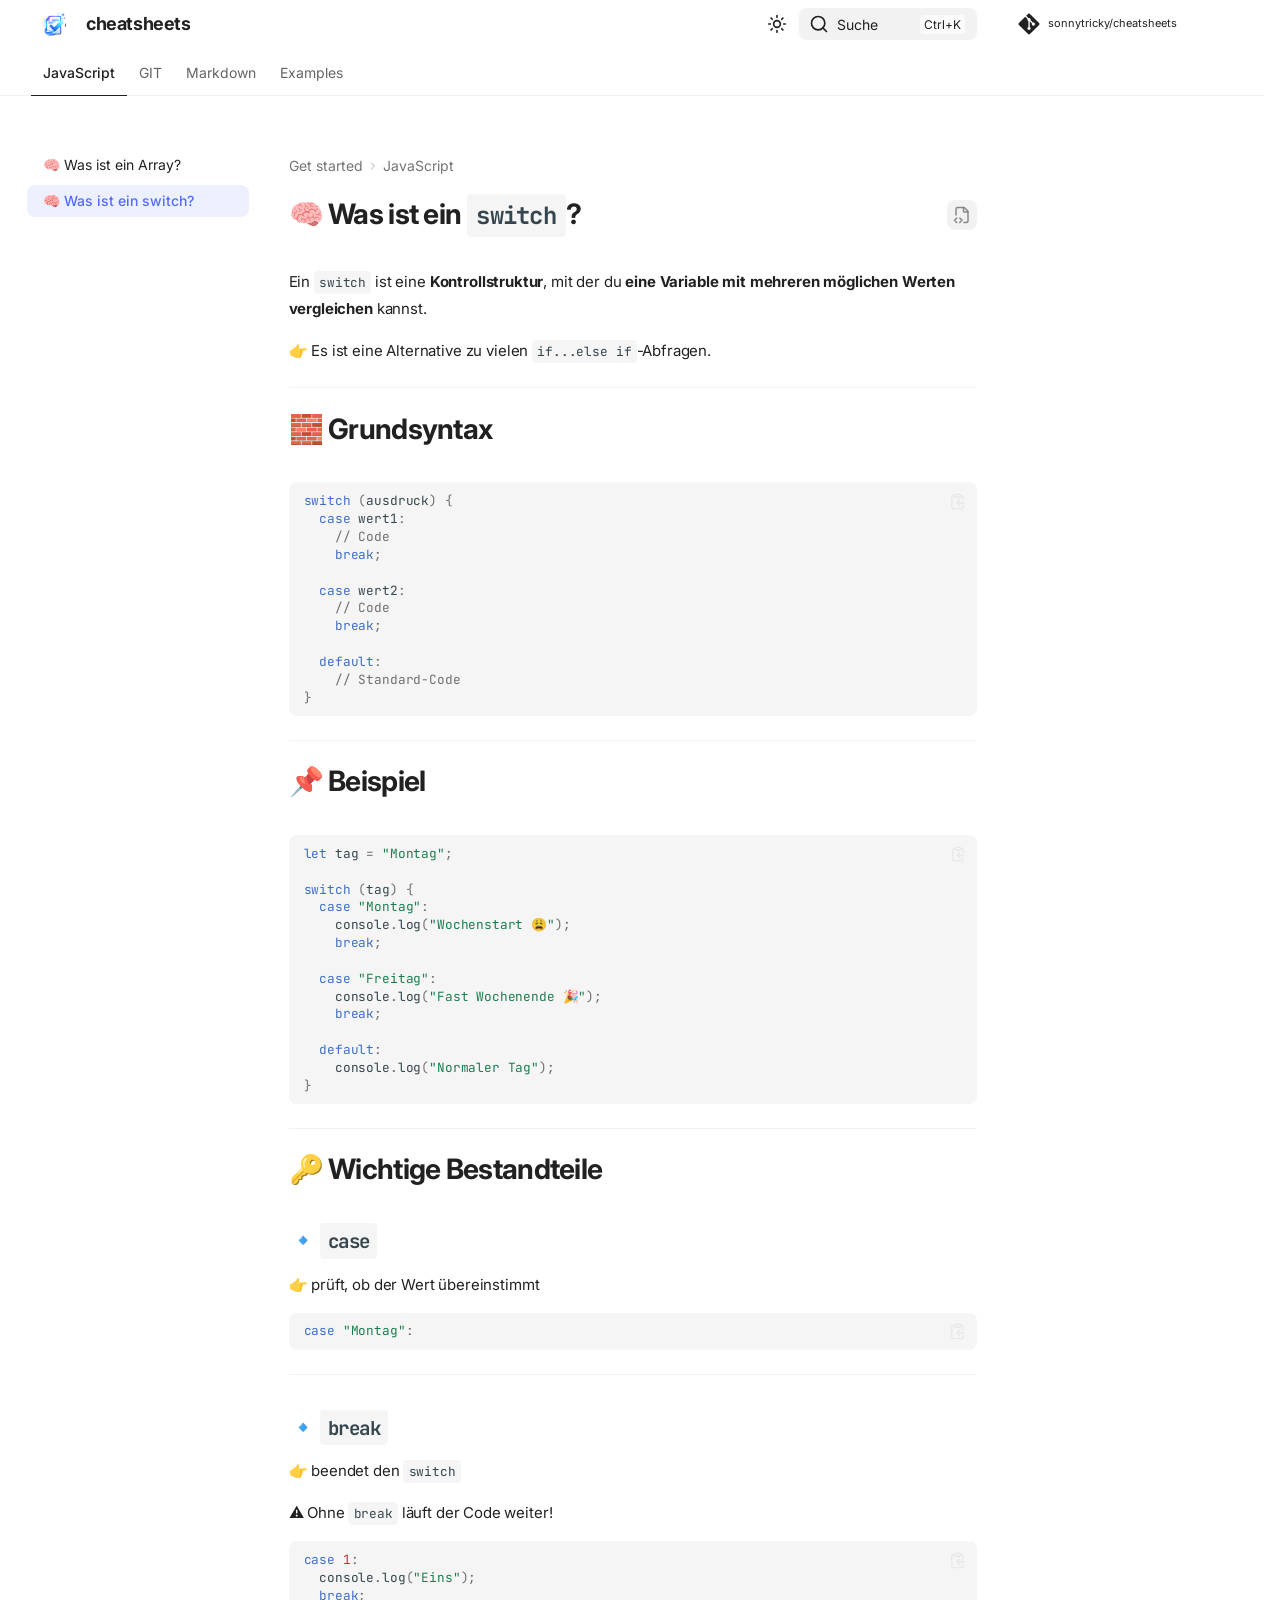
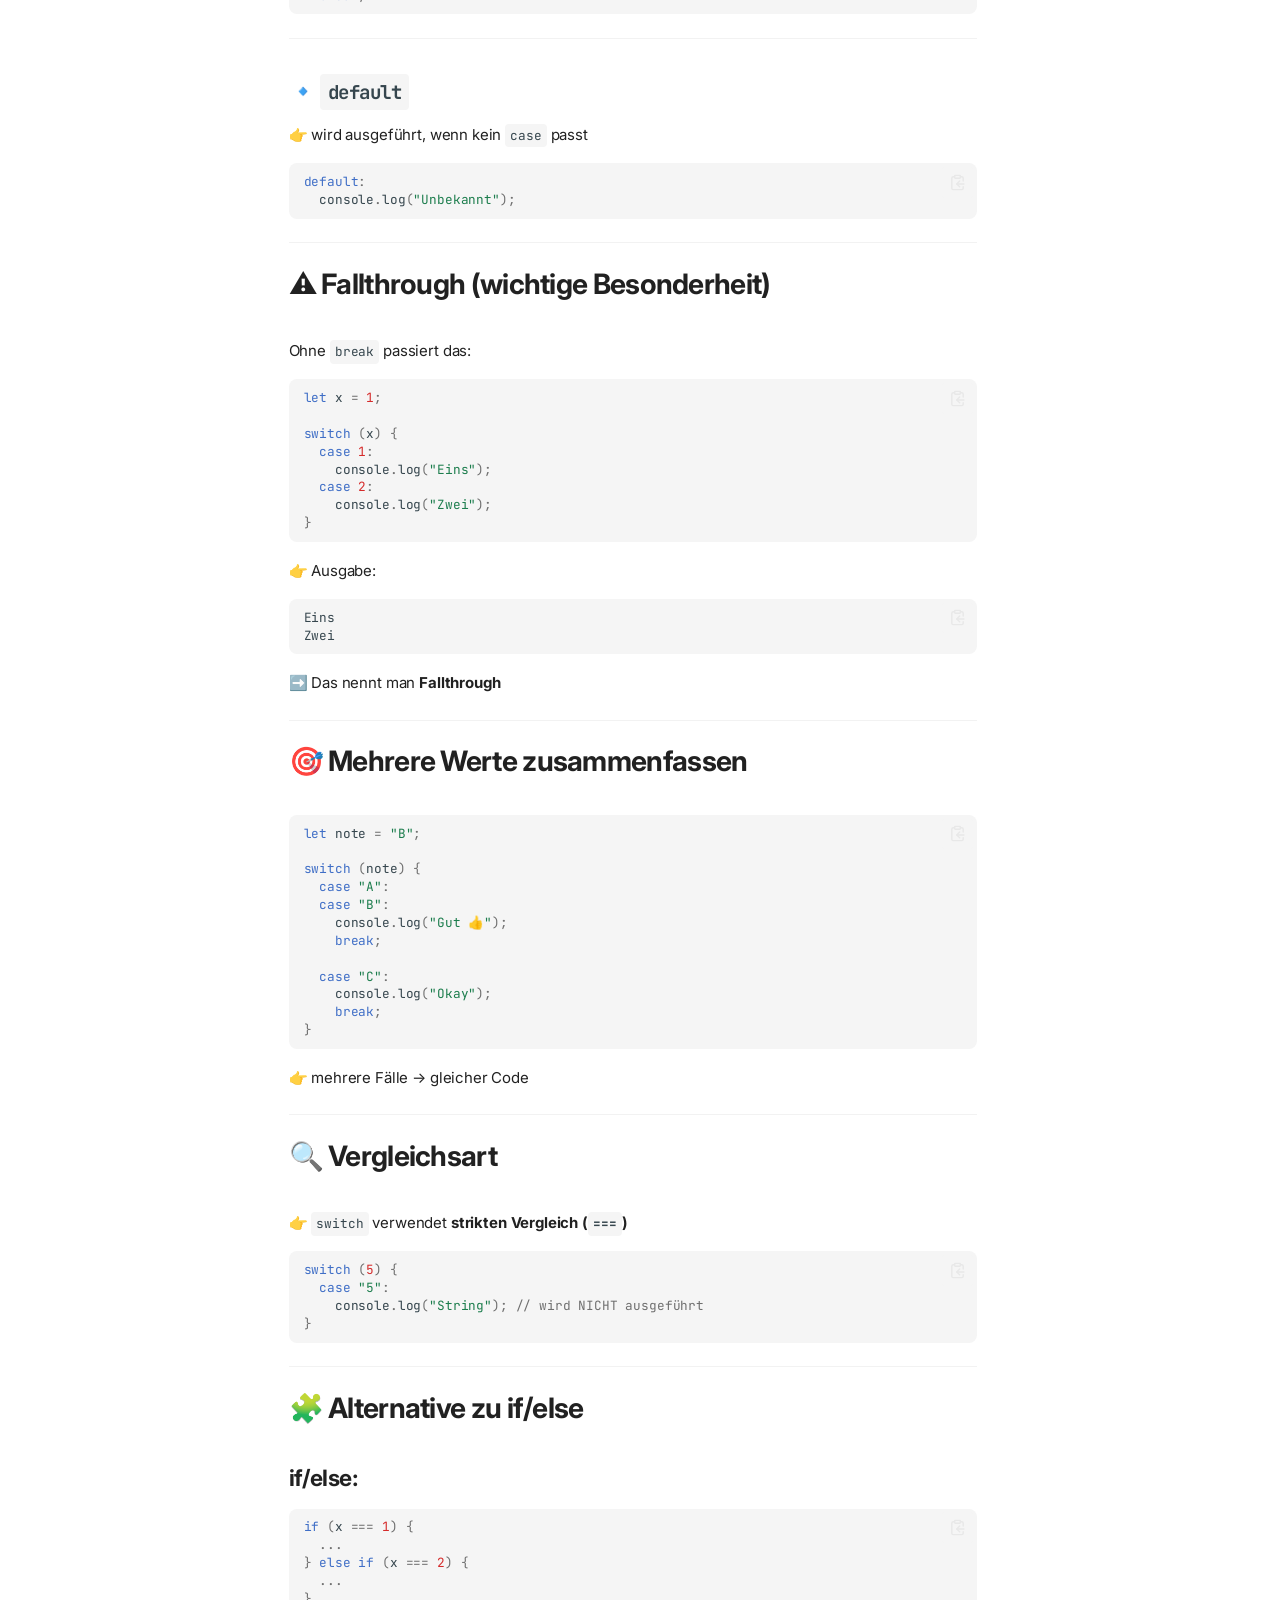
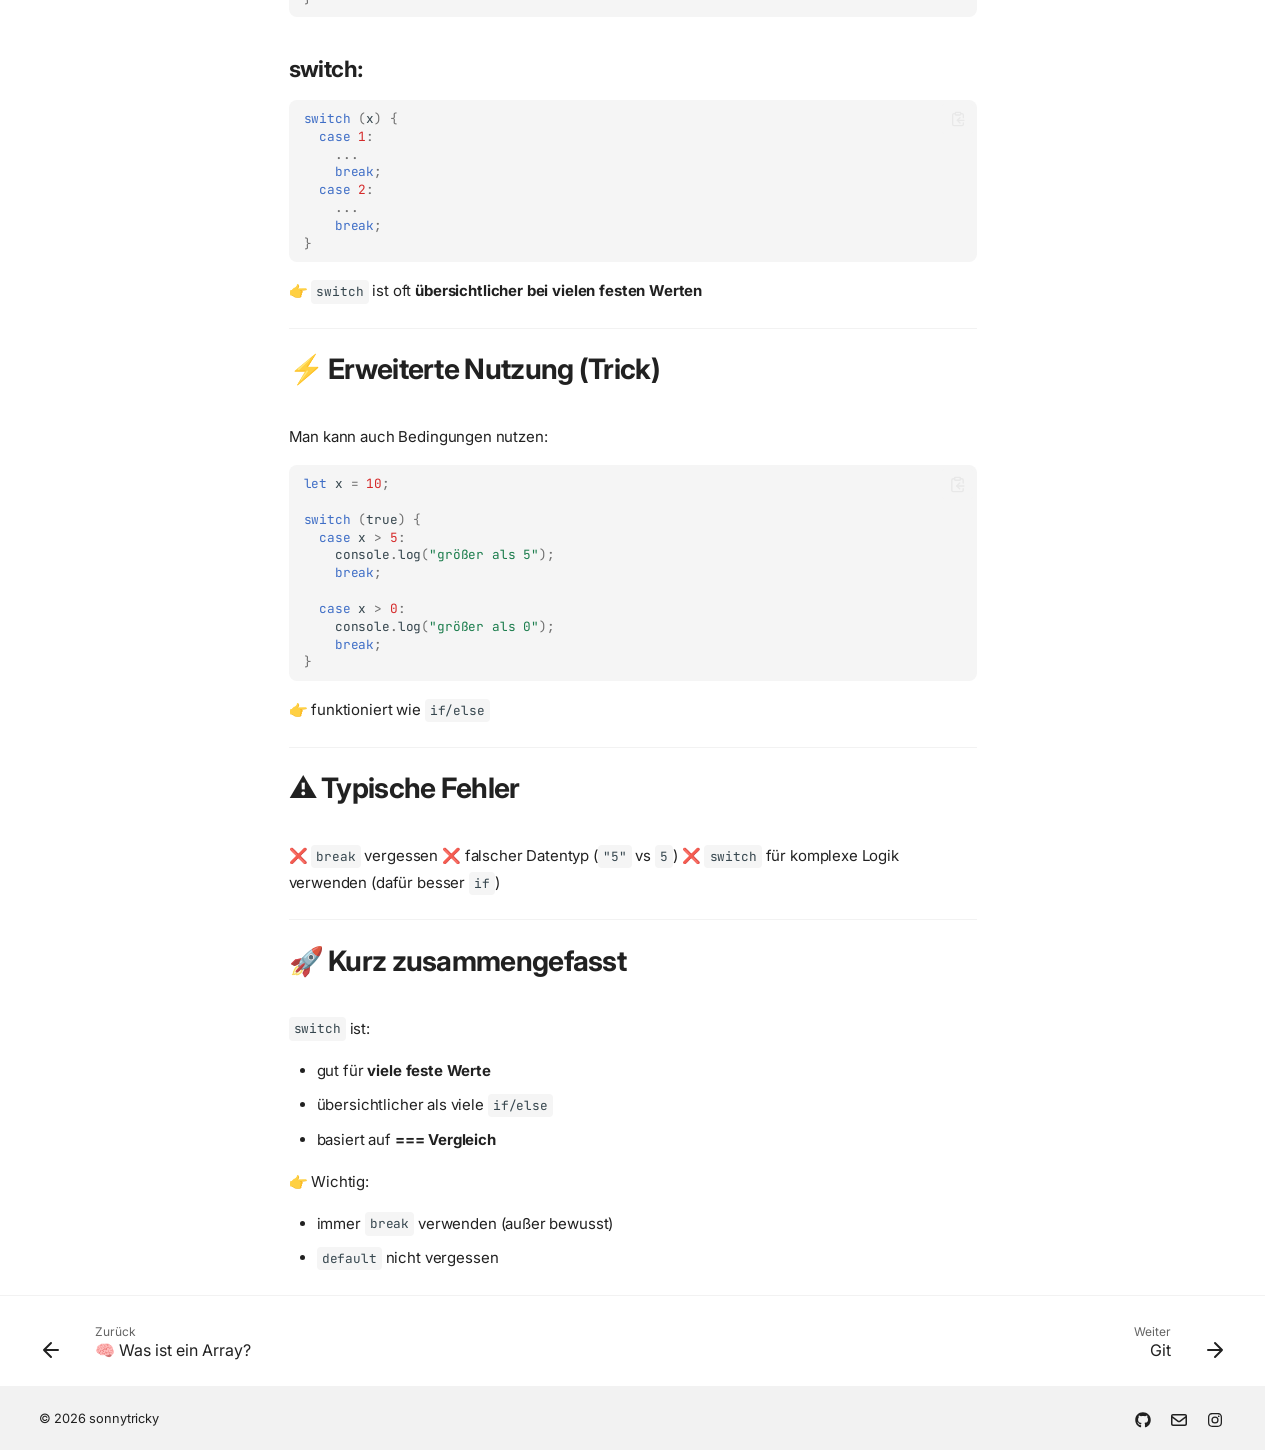
<file: JavaScript/Switch/index.html>
<!doctype html>
<html lang="de" class="no-js">
  <head>
    
      <meta charset="utf-8">
      <meta name="viewport" content="width=device-width,initial-scale=1">
      
      
        <meta name="author" content="sonnytricky">
      
      
      
        <link rel="prev" href="../Array/">
      
      
        <link rel="next" href="../../git/">
      
      
        
      
      
      <link rel="icon" href="../../images/cheatsheets-logo-favicon.png">
      <meta name="generator" content="zensical-0.0.32">
    
    
      
        <title>🧠 Was ist ein switch? - cheatsheets</title>
      
    
    
      
        
      
      <link rel="stylesheet" href="../../assets/stylesheets/modern/main.53a7feaf.min.css">
      
        
          
        
        <link rel="stylesheet" href="../../assets/stylesheets/modern/palette.dfe2e883.min.css">
      
      


    
    
      
    
    
      
        
        
        <link rel="preconnect" href="https://fonts.gstatic.com" crossorigin>
        <link rel="stylesheet" href="https://fonts.googleapis.com/css?family=Inter:300,300i,400,400i,500,500i,700,700i%7CJetBrains+Mono:400,400i,700,700i&display=fallback">
        <style>:root{--md-text-font:"Inter";--md-code-font:"JetBrains Mono"}</style>
      
    
    
      <link rel="stylesheet" href="../../stylesheets/extra.css">
    
    <script>__md_scope=new URL("../..",location),__md_hash=e=>[...e].reduce(((e,t)=>(e<<5)-e+t.charCodeAt(0)),0),__md_get=(e,t=localStorage,a=__md_scope)=>JSON.parse(t.getItem(a.pathname+"."+e)),__md_set=(e,t,a=localStorage,_=__md_scope)=>{try{a.setItem(_.pathname+"."+e,JSON.stringify(t))}catch(e){}},document.documentElement.setAttribute("data-platform",navigator.platform)</script>
    
      

    
    
  </head>
  
  
    
    
      
    
    
    
    
    <body dir="ltr" data-md-color-scheme="default" data-md-color-primary="indigo" data-md-color-accent="indigo">
  
    
    <input class="md-toggle" data-md-toggle="drawer" type="checkbox" id="__drawer" autocomplete="off">
    <input class="md-toggle" data-md-toggle="search" type="checkbox" id="__search" autocomplete="off">
    <label class="md-overlay" for="__drawer" aria-label="Navigation"></label>
    <div data-md-component="skip">
      
        
        <a href="#was-ist-ein-switch" class="md-skip">
          Zum Inhalt
        </a>
      
    </div>
    <div data-md-component="announce">
      
    </div>
    
    
      

  

<header class="md-header md-header--shadow md-header--lifted" data-md-component="header">
  <nav class="md-header__inner md-grid" aria-label="Kopfzeile">
    <a href="../.." title="cheatsheets" class="md-header__button md-logo" aria-label="cheatsheets" data-md-component="logo">
      
  <img src="../../assets/cheatsheets-logo.png" alt="cheatsheets">

    </a>
    <label class="md-header__button md-icon" for="__drawer" aria-label="Navigation">
      
      <svg xmlns="http://www.w3.org/2000/svg" fill="none" stroke="currentColor" stroke-linecap="round" stroke-linejoin="round" stroke-width="2" class="lucide lucide-menu" viewBox="0 0 24 24"><path d="M4 5h16M4 12h16M4 19h16"/></svg>
    </label>
    <div class="md-header__title" data-md-component="header-title">
      <div class="md-header__ellipsis">
        <div class="md-header__topic">
          <span class="md-ellipsis">
            cheatsheets
          </span>
        </div>
        <div class="md-header__topic" data-md-component="header-topic">
          <span class="md-ellipsis">
            
              🧠 Was ist ein switch?
            
          </span>
        </div>
      </div>
    </div>
    
      
        <form class="md-header__option" data-md-component="palette">
  
    
    
    
    <input class="md-option" data-md-color-media="none" data-md-color-scheme="default" data-md-color-primary="indigo" data-md-color-accent="indigo"  aria-label="Switch to dark mode"  type="radio" name="__palette" id="__palette_0">
    
      <label class="md-header__button md-icon" title="Switch to dark mode" for="__palette_1" hidden>
        <svg xmlns="http://www.w3.org/2000/svg" fill="none" stroke="currentColor" stroke-linecap="round" stroke-linejoin="round" stroke-width="2" class="lucide lucide-sun" viewBox="0 0 24 24"><circle cx="12" cy="12" r="4"/><path d="M12 2v2M12 20v2M4.93 4.93l1.41 1.41M17.66 17.66l1.41 1.41M2 12h2M20 12h2M6.34 17.66l-1.41 1.41M19.07 4.93l-1.41 1.41"/></svg>
      </label>
    
  
    
    
    
    <input class="md-option" data-md-color-media="none" data-md-color-scheme="slate" data-md-color-primary="indigo" data-md-color-accent="orange"  aria-label="Switch to light mode"  type="radio" name="__palette" id="__palette_1">
    
      <label class="md-header__button md-icon" title="Switch to light mode" for="__palette_0" hidden>
        <svg xmlns="http://www.w3.org/2000/svg" fill="none" stroke="currentColor" stroke-linecap="round" stroke-linejoin="round" stroke-width="2" class="lucide lucide-moon" viewBox="0 0 24 24"><path d="M20.985 12.486a9 9 0 1 1-9.473-9.472c.405-.022.617.46.402.803a6 6 0 0 0 8.268 8.268c.344-.215.825-.004.803.401"/></svg>
      </label>
    
  
</form>
      
    
    
      <script>var palette=__md_get("__palette");if(palette&&palette.color){if("(prefers-color-scheme)"===palette.color.media){var media=matchMedia("(prefers-color-scheme: light)"),input=document.querySelector(media.matches?"[data-md-color-media='(prefers-color-scheme: light)']":"[data-md-color-media='(prefers-color-scheme: dark)']");palette.color.media=input.getAttribute("data-md-color-media"),palette.color.scheme=input.getAttribute("data-md-color-scheme"),palette.color.primary=input.getAttribute("data-md-color-primary"),palette.color.accent=input.getAttribute("data-md-color-accent")}for(var[key,value]of Object.entries(palette.color))document.body.setAttribute("data-md-color-"+key,value)}</script>
    
    
    
      
      
        <label class="md-header__button md-icon" for="__search" aria-label="Suche">
          
          <svg xmlns="http://www.w3.org/2000/svg" fill="none" stroke="currentColor" stroke-linecap="round" stroke-linejoin="round" stroke-width="2" class="lucide lucide-search" viewBox="0 0 24 24"><path d="m21 21-4.34-4.34"/><circle cx="11" cy="11" r="8"/></svg>
        </label>
        <div class="md-search" data-md-component="search" role="dialog" aria-label="Suche">
  <button type="button" class="md-search__button">
    Suche
  </button>
</div>
      
    
    <div class="md-header__source">
      
        <a href="https://github.com/sonnytricky/cheatsheets" title="Zum Repository" class="md-source" data-md-component="source">
  <div class="md-source__icon md-icon">
    
    <svg xmlns="http://www.w3.org/2000/svg" viewBox="0 0 448 512"><!--! Font Awesome Free 7.2.0 by @fontawesome - https://fontawesome.com License - https://fontawesome.com/license/free (Icons: CC BY 4.0, Fonts: SIL OFL 1.1, Code: MIT License) Copyright 2026 Fonticons, Inc.--><path fill="currentColor" d="M439.6 236.1 244 40.5c-5.4-5.5-12.8-8.5-20.4-8.5s-15 3-20.4 8.4L162.5 81l51.5 51.5c27.1-9.1 52.7 16.8 43.4 43.7l49.7 49.7c34.2-11.8 61.2 31 35.5 56.7-26.5 26.5-70.2-2.9-56-37.3L240.3 199v121.9c25.3 12.5 22.3 41.8 9.1 55-6.4 6.4-15.2 10.1-24.3 10.1s-17.8-3.6-24.3-10.1c-17.6-17.6-11.1-46.9 11.2-56v-123c-20.8-8.5-24.6-30.7-18.6-45L142.6 101 8.5 235.1C3 240.6 0 247.9 0 255.5s3 15 8.5 20.4l195.6 195.7c5.4 5.4 12.7 8.4 20.4 8.4s15-3 20.4-8.4l194.7-194.7c5.4-5.4 8.4-12.8 8.4-20.4s-3-15-8.4-20.4"/></svg>
  </div>
  <div class="md-source__repository">
    sonnytricky/cheatsheets
  </div>
</a>
      
    </div>
  </nav>
  
    
      
<nav class="md-tabs" aria-label="Hauptnavigation" data-md-component="tabs">
  <div class="md-grid">
    <ul class="md-tabs__list">
      
        
  
  
  
    
  
  
    
    
      <li class="md-tabs__item md-tabs__item--active">
        <a href="../" class="md-tabs__link">
          
  
  JavaScript

        </a>
      </li>
    
  

      
        
  
  
  
  
    
    
      <li class="md-tabs__item">
        <a href="../../git/" class="md-tabs__link">
          
  
  GIT

        </a>
      </li>
    
  

      
        
  
  
  
  
    <li class="md-tabs__item">
      <a href="../../markdown/markdown/" class="md-tabs__link">
        
  
  Markdown

      </a>
    </li>
  

      
        
  
  
  
  
    
    
      <li class="md-tabs__item">
        <a href="../../examples/" class="md-tabs__link">
          
  
  Examples

        </a>
      </li>
    
  

      
    </ul>
  </div>
</nav>
    
  
</header>
    
    <div class="md-container" data-md-component="container">
      
      
        
      
      <main class="md-main" data-md-component="main">
        <div class="md-main__inner md-grid">
          
            
              
              <div class="md-sidebar md-sidebar--primary" data-md-component="sidebar" data-md-type="navigation" >
                <div class="md-sidebar__scrollwrap">
                  <div class="md-sidebar__inner">
                    


  


<nav class="md-nav md-nav--primary md-nav--lifted" aria-label="Navigation" data-md-level="0">
  <label class="md-nav__title" for="__drawer">
    <a href="../.." title="cheatsheets" class="md-nav__button md-logo" aria-label="cheatsheets" data-md-component="logo">
      
  <img src="../../assets/cheatsheets-logo.png" alt="cheatsheets">

    </a>
    cheatsheets
  </label>
  
    <div class="md-nav__source">
      <a href="https://github.com/sonnytricky/cheatsheets" title="Zum Repository" class="md-source" data-md-component="source">
  <div class="md-source__icon md-icon">
    
    <svg xmlns="http://www.w3.org/2000/svg" viewBox="0 0 448 512"><!--! Font Awesome Free 7.2.0 by @fontawesome - https://fontawesome.com License - https://fontawesome.com/license/free (Icons: CC BY 4.0, Fonts: SIL OFL 1.1, Code: MIT License) Copyright 2026 Fonticons, Inc.--><path fill="currentColor" d="M439.6 236.1 244 40.5c-5.4-5.5-12.8-8.5-20.4-8.5s-15 3-20.4 8.4L162.5 81l51.5 51.5c27.1-9.1 52.7 16.8 43.4 43.7l49.7 49.7c34.2-11.8 61.2 31 35.5 56.7-26.5 26.5-70.2-2.9-56-37.3L240.3 199v121.9c25.3 12.5 22.3 41.8 9.1 55-6.4 6.4-15.2 10.1-24.3 10.1s-17.8-3.6-24.3-10.1c-17.6-17.6-11.1-46.9 11.2-56v-123c-20.8-8.5-24.6-30.7-18.6-45L142.6 101 8.5 235.1C3 240.6 0 247.9 0 255.5s3 15 8.5 20.4l195.6 195.7c5.4 5.4 12.7 8.4 20.4 8.4s15-3 20.4-8.4l194.7-194.7c5.4-5.4 8.4-12.8 8.4-20.4s-3-15-8.4-20.4"/></svg>
  </div>
  <div class="md-source__repository">
    sonnytricky/cheatsheets
  </div>
</a>
    </div>
  
  <ul class="md-nav__list" data-md-scrollfix>
    
      
      
  
  
    
  
  
  
    
    
      
        
          
        
      
        
      
        
      
    
    
    
      
        
        
      
      
    
    
    <li class="md-nav__item md-nav__item--active md-nav__item--section md-nav__item--nested">
      
        
        
        <input class="md-nav__toggle md-toggle " type="checkbox" id="__nav_1" checked>
        
          
          <div class="md-nav__link md-nav__container">
            <a href="../" class="md-nav__link ">
              
  
  
  <span class="md-ellipsis">
    
  
    JavaScript
  

    
  </span>
  
  

            </a>
            
              
              <label class="md-nav__link " for="__nav_1" id="__nav_1_label" tabindex="">
                <span class="md-nav__icon md-icon"></span>
              </label>
            
          </div>
        
        <nav class="md-nav" data-md-level="1" aria-labelledby="__nav_1_label" aria-expanded="true">
          <label class="md-nav__title" for="__nav_1">
            <span class="md-nav__icon md-icon"></span>
            
  
    JavaScript
  

          </label>
          <ul class="md-nav__list" data-md-scrollfix>
            
              
            
              
                
  
  
  
  
    <li class="md-nav__item">
      <a href="../Array/" class="md-nav__link">
        
  
  
  <span class="md-ellipsis">
    
  
    🧠 Was ist ein Array?
  

    
  </span>
  
  

      </a>
    </li>
  

              
            
              
                
  
  
    
  
  
  
    <li class="md-nav__item md-nav__item--active">
      
      
      
      
        
      
      
      <a href="././" class="md-nav__link md-nav__link--active">
        
  
  
  <span class="md-ellipsis">
    
  
    🧠 Was ist ein switch?
  

    
  </span>
  
  

      </a>
      
    </li>
  

              
            
          </ul>
        </nav>
      
    </li>
  

    
      
      
  
  
  
  
    
    
      
        
          
        
      
        
      
    
    
    
      
      
    
    
    <li class="md-nav__item md-nav__item--nested">
      
        
        
        <input class="md-nav__toggle md-toggle " type="checkbox" id="__nav_2" >
        
          
          <div class="md-nav__link md-nav__container">
            <a href="../../git/" class="md-nav__link ">
              
  
  
    <svg xmlns="http://www.w3.org/2000/svg" viewBox="0 0 24 24"><path d="M23.546 10.93 13.067.452a1.55 1.55 0 0 0-2.188 0L8.708 2.627l2.76 2.76a1.838 1.838 0 0 1 2.327 2.341l2.658 2.66a1.838 1.838 0 0 1 1.9 3.039 1.837 1.837 0 0 1-2.6 0 1.85 1.85 0 0 1-.404-1.996L12.86 8.955v6.525c.176.086.342.203.488.348a1.85 1.85 0 0 1 0 2.6 1.844 1.844 0 0 1-2.609 0 1.834 1.834 0 0 1 0-2.598c.182-.18.387-.316.605-.406V8.835a1.834 1.834 0 0 1-.996-2.41L7.636 3.7.45 10.881c-.6.605-.6 1.584 0 2.189l10.48 10.477a1.545 1.545 0 0 0 2.186 0l10.43-10.43a1.544 1.544 0 0 0 0-2.187"/></svg>
  
  <span class="md-ellipsis">
    
  
    GIT
  

    
  </span>
  
  

            </a>
            
              
              <label class="md-nav__link " for="__nav_2" id="__nav_2_label" tabindex="0">
                <span class="md-nav__icon md-icon"></span>
              </label>
            
          </div>
        
        <nav class="md-nav" data-md-level="1" aria-labelledby="__nav_2_label" aria-expanded="false">
          <label class="md-nav__title" for="__nav_2">
            <span class="md-nav__icon md-icon"></span>
            
  
    GIT
  

          </label>
          <ul class="md-nav__list" data-md-scrollfix>
            
              
            
              
                
  
  
  
  
    <li class="md-nav__item">
      <a href="../../git/Ordner_zur_Repo_machen/" class="md-nav__link">
        
  
  
  <span class="md-ellipsis">
    
  
    Ordner zur Repo machen
  

    
  </span>
  
  

      </a>
    </li>
  

              
            
          </ul>
        </nav>
      
    </li>
  

    
      
      
  
  
  
  
    <li class="md-nav__item">
      <a href="../../markdown/markdown/" class="md-nav__link">
        
  
  
    <svg xmlns="http://www.w3.org/2000/svg" viewBox="0 0 24 24"><path d="M22.27 19.385H1.73A1.73 1.73 0 0 1 0 17.655V6.345a1.73 1.73 0 0 1 1.73-1.73h20.54A1.73 1.73 0 0 1 24 6.345v11.308a1.73 1.73 0 0 1-1.73 1.731zM5.769 15.923v-4.5l2.308 2.885 2.307-2.885v4.5h2.308V8.078h-2.308l-2.307 2.885-2.308-2.885H3.46v7.847zM21.232 12h-2.309V8.077h-2.307V12h-2.308l3.461 4.039z"/></svg>
  
  <span class="md-ellipsis">
    
  
    Markdown
  

    
  </span>
  
  
    
  
  
    <span class="md-status md-status--new"></span>
  

  

      </a>
    </li>
  

    
      
      
  
  
  
  
    
    
      
        
          
        
      
        
      
        
      
        
      
    
    
    
      
      
    
    
    <li class="md-nav__item md-nav__item--nested">
      
        
        
        <input class="md-nav__toggle md-toggle " type="checkbox" id="__nav_4" >
        
          
          <div class="md-nav__link md-nav__container">
            <a href="../../examples/" class="md-nav__link ">
              
  
  
    <svg xmlns="http://www.w3.org/2000/svg" fill="none" stroke="currentColor" stroke-linecap="round" stroke-linejoin="round" stroke-width="2" class="lucide lucide-rocket" viewBox="0 0 24 24"><path d="M12 15v5s3.03-.55 4-2c1.08-1.62 0-5 0-5M4.5 16.5c-1.5 1.26-2 5-2 5s3.74-.5 5-2c.71-.84.7-2.13-.09-2.91a2.18 2.18 0 0 0-2.91-.09"/><path d="M9 12a22 22 0 0 1 2-3.95A12.88 12.88 0 0 1 22 2c0 2.72-.78 7.5-6 11a22.4 22.4 0 0 1-4 2z"/><path d="M9 12H4s.55-3.03 2-4c1.62-1.08 5 .05 5 .05"/></svg>
  
  <span class="md-ellipsis">
    
  
    Examples
  

    
  </span>
  
  

            </a>
            
              
              <label class="md-nav__link " for="__nav_4" id="__nav_4_label" tabindex="0">
                <span class="md-nav__icon md-icon"></span>
              </label>
            
          </div>
        
        <nav class="md-nav" data-md-level="1" aria-labelledby="__nav_4_label" aria-expanded="false">
          <label class="md-nav__title" for="__nav_4">
            <span class="md-nav__icon md-icon"></span>
            
  
    Examples
  

          </label>
          <ul class="md-nav__list" data-md-scrollfix>
            
              
            
              
                
  
  
  
  
    <li class="md-nav__item">
      <a href="../../examples/Checkboxen/" class="md-nav__link">
        
  
  
    <svg xmlns="http://www.w3.org/2000/svg" viewBox="0 0 24 24"><path d="M6.544.12A6.553 6.553 0 0 0 0 6.664v10.674a6.55 6.55 0 0 0 6.544 6.542h10.912A6.55 6.55 0 0 0 24 17.338v-.831a2.193 2.193 0 0 0-4.388 0v.83c0 1.19-.967 2.157-2.156 2.157H6.544a2.16 2.16 0 0 1-2.158-2.156V6.748c0-1.19.969-2.16 2.158-2.16 3.843.004 7.814-.009 11.612.001.556.138.892.445 1.058.848.193.47.343 1.118-.404 1.748l-6.26 4.596-1.892-2.441a2.19 2.19 0 0 0-3.075-.391 2.19 2.19 0 0 0-.391 3.076l3.198 4.133a2.197 2.197 0 0 0 3.035.424l7.252-5.301a57 57 0 0 0 1.22-.977c2.106-1.926 2.517-4.393 1.627-6.553C22.603 1.51 20.268.12 17.435.12Z"/></svg>
  
  <span class="md-ellipsis">
    
  
    Checkboxen:
  

    
  </span>
  
  
    
  
  
    <span class="md-status md-status--new"></span>
  

  

      </a>
    </li>
  

              
            
              
                
  
  
  
  
    <li class="md-nav__item">
      <a href="../../examples/Code-Bl%C3%B6cke/" class="md-nav__link">
        
  
  
    <svg xmlns="http://www.w3.org/2000/svg" viewBox="0 0 24 24"><path d="M9.825 17.527a.11.11 0 0 1-.107-.142l3.05-10.837a.11.11 0 0 1 .108-.081H14.2a.11.11 0 0 1 .107.141l-3.063 10.838a.11.11 0 0 1-.107.08H9.825Zm-2.146-2.732a.1.1 0 0 1-.079-.033l-2.667-2.704a.11.11 0 0 1 0-.156L7.6 9.211a.11.11 0 0 1 .08-.033h1.702c.1 0 .149.12.079.19l-2.534 2.534a.11.11 0 0 0 0 .157l2.535 2.546c.07.07.02.19-.079.19zm6.954 0a.111.111 0 0 1-.079-.19l2.525-2.546a.11.11 0 0 0 0-.157l-2.524-2.535a.111.111 0 0 1 .079-.19h1.692q.047.001.078.034l2.68 2.69a.11.11 0 0 1 0 .157l-2.68 2.704a.11.11 0 0 1-.078.033zM12 24C5.383 24 0 18.617 0 12S5.383 0 12 0s12 5.383 12 12-5.383 12-12 12m0-22.667C6.118 1.333 1.333 6.118 1.333 12S6.118 22.667 12 22.667 22.667 17.882 22.667 12 17.882 1.333 12 1.333"/></svg>
  
  <span class="md-ellipsis">
    
  
    Code-Blöcke:
  

    
  </span>
  
  

      </a>
    </li>
  

              
            
              
                
  
  
  
  
    <li class="md-nav__item">
      <a href="../../examples/Notizen/" class="md-nav__link">
        
  
  
    <svg xmlns="http://www.w3.org/2000/svg" viewBox="0 0 24 24"><path d="M15 3H5A2 2 0 0 0 3 5V19A2 2 0 0 0 5 21H19A2 2 0 0 0 21 19V9L15 3M19 19H5V5H14V10H19M17 14H7V12H17M14 17H7V15H14" /></svg>
  
  <span class="md-ellipsis">
    
  
    Notizen:
  

    
  </span>
  
  

      </a>
    </li>
  

              
            
          </ul>
        </nav>
      
    </li>
  

    
  </ul>
</nav>
                  </div>
                </div>
              </div>
            
            
              
              <div class="md-sidebar md-sidebar--secondary" data-md-component="sidebar" data-md-type="toc" >
                <div class="md-sidebar__scrollwrap">
                  
                    
                    
                    
                      
                    
                    
                  
                  <div class="md-sidebar__inner">
                    


<nav class="md-nav md-nav--secondary" aria-label="Inhaltsverzeichnis">
  
  
  
    
  
  
</nav>
                  </div>
                </div>
              </div>
            
          
          
            <div class="md-content" data-md-component="content">
              
                



  


  <nav class="md-path" aria-label="Navigation" >
    <ol class="md-path__list">
      
        
  
  
    <li class="md-path__item">
      <a href="../.." class="md-path__link">
        
  <span class="md-ellipsis">
    Get started
  </span>

      </a>
    </li>
  

      
      
        
  
  
    
    
      <li class="md-path__item">
        <a href="../" class="md-path__link">
          
  <span class="md-ellipsis">
    JavaScript
  </span>

        </a>
      </li>
    
  

      
    </ol>
  </nav>

              
              <article class="md-content__inner md-typeset">
                
                  
  
  
    
      
    
    <a href="https://github.com/sonnytricky/cheatsheets/raw/main/docs/JavaScript/Switch.md" title="Quellcode der Seite anzeigen" class="md-content__button md-icon">
      
      <svg xmlns="http://www.w3.org/2000/svg" fill="none" stroke="currentColor" stroke-linecap="round" stroke-linejoin="round" stroke-width="2" class="lucide lucide-file-code-2" viewBox="0 0 24 24"><path d="M4 12.15V4a2 2 0 0 1 2-2h8a2.4 2.4 0 0 1 1.706.706l3.588 3.588A2.4 2.4 0 0 1 20 8v12a2 2 0 0 1-2 2h-3.35"/><path d="M14 2v5a1 1 0 0 0 1 1h5M5 16l-3 3 3 3M9 22l3-3-3-3"/></svg>
    </a>
  


<h1 id="was-ist-ein-switch">🧠 Was ist ein <code>switch</code>?</h1>
<p>Ein <code>switch</code> ist eine <strong>Kontrollstruktur</strong>, mit der du <strong>eine Variable mit mehreren möglichen Werten vergleichen</strong> kannst.</p>
<p>👉 Es ist eine Alternative zu vielen <code>if...else if</code>-Abfragen.</p>
<hr />
<h1 id="grundsyntax">🧱 Grundsyntax</h1>
<div class="language-javascript highlight"><pre><span></span><code><span id="__span-0-1"><a id="__codelineno-0-1" name="__codelineno-0-1" href="#__codelineno-0-1"></a><span class="k">switch</span><span class="w"> </span><span class="p">(</span><span class="nx">ausdruck</span><span class="p">)</span><span class="w"> </span><span class="p">{</span>
</span><span id="__span-0-2"><a id="__codelineno-0-2" name="__codelineno-0-2" href="#__codelineno-0-2"></a><span class="w">  </span><span class="k">case</span><span class="w"> </span><span class="nx">wert1</span><span class="o">:</span>
</span><span id="__span-0-3"><a id="__codelineno-0-3" name="__codelineno-0-3" href="#__codelineno-0-3"></a><span class="w">    </span><span class="c1">// Code</span>
</span><span id="__span-0-4"><a id="__codelineno-0-4" name="__codelineno-0-4" href="#__codelineno-0-4"></a><span class="w">    </span><span class="k">break</span><span class="p">;</span>
</span><span id="__span-0-5"><a id="__codelineno-0-5" name="__codelineno-0-5" href="#__codelineno-0-5"></a>
</span><span id="__span-0-6"><a id="__codelineno-0-6" name="__codelineno-0-6" href="#__codelineno-0-6"></a><span class="w">  </span><span class="k">case</span><span class="w"> </span><span class="nx">wert2</span><span class="o">:</span>
</span><span id="__span-0-7"><a id="__codelineno-0-7" name="__codelineno-0-7" href="#__codelineno-0-7"></a><span class="w">    </span><span class="c1">// Code</span>
</span><span id="__span-0-8"><a id="__codelineno-0-8" name="__codelineno-0-8" href="#__codelineno-0-8"></a><span class="w">    </span><span class="k">break</span><span class="p">;</span>
</span><span id="__span-0-9"><a id="__codelineno-0-9" name="__codelineno-0-9" href="#__codelineno-0-9"></a>
</span><span id="__span-0-10"><a id="__codelineno-0-10" name="__codelineno-0-10" href="#__codelineno-0-10"></a><span class="w">  </span><span class="k">default</span><span class="o">:</span>
</span><span id="__span-0-11"><a id="__codelineno-0-11" name="__codelineno-0-11" href="#__codelineno-0-11"></a><span class="w">    </span><span class="c1">// Standard-Code</span>
</span><span id="__span-0-12"><a id="__codelineno-0-12" name="__codelineno-0-12" href="#__codelineno-0-12"></a><span class="p">}</span>
</span></code></pre></div>
<hr />
<h1 id="beispiel">📌 Beispiel</h1>
<div class="language-javascript highlight"><pre><span></span><code><span id="__span-1-1"><a id="__codelineno-1-1" name="__codelineno-1-1" href="#__codelineno-1-1"></a><span class="kd">let</span><span class="w"> </span><span class="nx">tag</span><span class="w"> </span><span class="o">=</span><span class="w"> </span><span class="s2">&quot;Montag&quot;</span><span class="p">;</span>
</span><span id="__span-1-2"><a id="__codelineno-1-2" name="__codelineno-1-2" href="#__codelineno-1-2"></a>
</span><span id="__span-1-3"><a id="__codelineno-1-3" name="__codelineno-1-3" href="#__codelineno-1-3"></a><span class="k">switch</span><span class="w"> </span><span class="p">(</span><span class="nx">tag</span><span class="p">)</span><span class="w"> </span><span class="p">{</span>
</span><span id="__span-1-4"><a id="__codelineno-1-4" name="__codelineno-1-4" href="#__codelineno-1-4"></a><span class="w">  </span><span class="k">case</span><span class="w"> </span><span class="s2">&quot;Montag&quot;</span><span class="o">:</span>
</span><span id="__span-1-5"><a id="__codelineno-1-5" name="__codelineno-1-5" href="#__codelineno-1-5"></a><span class="w">    </span><span class="nx">console</span><span class="p">.</span><span class="nx">log</span><span class="p">(</span><span class="s2">&quot;Wochenstart 😩&quot;</span><span class="p">);</span>
</span><span id="__span-1-6"><a id="__codelineno-1-6" name="__codelineno-1-6" href="#__codelineno-1-6"></a><span class="w">    </span><span class="k">break</span><span class="p">;</span>
</span><span id="__span-1-7"><a id="__codelineno-1-7" name="__codelineno-1-7" href="#__codelineno-1-7"></a>
</span><span id="__span-1-8"><a id="__codelineno-1-8" name="__codelineno-1-8" href="#__codelineno-1-8"></a><span class="w">  </span><span class="k">case</span><span class="w"> </span><span class="s2">&quot;Freitag&quot;</span><span class="o">:</span>
</span><span id="__span-1-9"><a id="__codelineno-1-9" name="__codelineno-1-9" href="#__codelineno-1-9"></a><span class="w">    </span><span class="nx">console</span><span class="p">.</span><span class="nx">log</span><span class="p">(</span><span class="s2">&quot;Fast Wochenende 🎉&quot;</span><span class="p">);</span>
</span><span id="__span-1-10"><a id="__codelineno-1-10" name="__codelineno-1-10" href="#__codelineno-1-10"></a><span class="w">    </span><span class="k">break</span><span class="p">;</span>
</span><span id="__span-1-11"><a id="__codelineno-1-11" name="__codelineno-1-11" href="#__codelineno-1-11"></a>
</span><span id="__span-1-12"><a id="__codelineno-1-12" name="__codelineno-1-12" href="#__codelineno-1-12"></a><span class="w">  </span><span class="k">default</span><span class="o">:</span>
</span><span id="__span-1-13"><a id="__codelineno-1-13" name="__codelineno-1-13" href="#__codelineno-1-13"></a><span class="w">    </span><span class="nx">console</span><span class="p">.</span><span class="nx">log</span><span class="p">(</span><span class="s2">&quot;Normaler Tag&quot;</span><span class="p">);</span>
</span><span id="__span-1-14"><a id="__codelineno-1-14" name="__codelineno-1-14" href="#__codelineno-1-14"></a><span class="p">}</span>
</span></code></pre></div>
<hr />
<h1 id="wichtige-bestandteile">🔑 Wichtige Bestandteile</h1>
<h2 id="case">🔹 <code>case</code></h2>
<p>👉 prüft, ob der Wert übereinstimmt</p>
<div class="language-javascript highlight"><pre><span></span><code><span id="__span-2-1"><a id="__codelineno-2-1" name="__codelineno-2-1" href="#__codelineno-2-1"></a><span class="k">case</span><span class="w"> </span><span class="s2">&quot;Montag&quot;</span><span class="o">:</span>
</span></code></pre></div>
<hr />
<h2 id="break">🔹 <code>break</code></h2>
<p>👉 beendet den <code>switch</code></p>
<p>⚠️ Ohne <code>break</code> läuft der Code weiter!</p>
<div class="language-javascript highlight"><pre><span></span><code><span id="__span-3-1"><a id="__codelineno-3-1" name="__codelineno-3-1" href="#__codelineno-3-1"></a><span class="k">case</span><span class="w"> </span><span class="mf">1</span><span class="o">:</span>
</span><span id="__span-3-2"><a id="__codelineno-3-2" name="__codelineno-3-2" href="#__codelineno-3-2"></a><span class="w">  </span><span class="nx">console</span><span class="p">.</span><span class="nx">log</span><span class="p">(</span><span class="s2">&quot;Eins&quot;</span><span class="p">);</span>
</span><span id="__span-3-3"><a id="__codelineno-3-3" name="__codelineno-3-3" href="#__codelineno-3-3"></a><span class="w">  </span><span class="k">break</span><span class="p">;</span>
</span></code></pre></div>
<hr />
<h2 id="default">🔹 <code>default</code></h2>
<p>👉 wird ausgeführt, wenn kein <code>case</code> passt</p>
<div class="language-javascript highlight"><pre><span></span><code><span id="__span-4-1"><a id="__codelineno-4-1" name="__codelineno-4-1" href="#__codelineno-4-1"></a><span class="k">default</span><span class="o">:</span>
</span><span id="__span-4-2"><a id="__codelineno-4-2" name="__codelineno-4-2" href="#__codelineno-4-2"></a><span class="w">  </span><span class="nx">console</span><span class="p">.</span><span class="nx">log</span><span class="p">(</span><span class="s2">&quot;Unbekannt&quot;</span><span class="p">);</span>
</span></code></pre></div>
<hr />
<h1 id="fallthrough-wichtige-besonderheit">⚠️ Fallthrough (wichtige Besonderheit)</h1>
<p>Ohne <code>break</code> passiert das:</p>
<div class="language-javascript highlight"><pre><span></span><code><span id="__span-5-1"><a id="__codelineno-5-1" name="__codelineno-5-1" href="#__codelineno-5-1"></a><span class="kd">let</span><span class="w"> </span><span class="nx">x</span><span class="w"> </span><span class="o">=</span><span class="w"> </span><span class="mf">1</span><span class="p">;</span>
</span><span id="__span-5-2"><a id="__codelineno-5-2" name="__codelineno-5-2" href="#__codelineno-5-2"></a>
</span><span id="__span-5-3"><a id="__codelineno-5-3" name="__codelineno-5-3" href="#__codelineno-5-3"></a><span class="k">switch</span><span class="w"> </span><span class="p">(</span><span class="nx">x</span><span class="p">)</span><span class="w"> </span><span class="p">{</span>
</span><span id="__span-5-4"><a id="__codelineno-5-4" name="__codelineno-5-4" href="#__codelineno-5-4"></a><span class="w">  </span><span class="k">case</span><span class="w"> </span><span class="mf">1</span><span class="o">:</span>
</span><span id="__span-5-5"><a id="__codelineno-5-5" name="__codelineno-5-5" href="#__codelineno-5-5"></a><span class="w">    </span><span class="nx">console</span><span class="p">.</span><span class="nx">log</span><span class="p">(</span><span class="s2">&quot;Eins&quot;</span><span class="p">);</span>
</span><span id="__span-5-6"><a id="__codelineno-5-6" name="__codelineno-5-6" href="#__codelineno-5-6"></a><span class="w">  </span><span class="k">case</span><span class="w"> </span><span class="mf">2</span><span class="o">:</span>
</span><span id="__span-5-7"><a id="__codelineno-5-7" name="__codelineno-5-7" href="#__codelineno-5-7"></a><span class="w">    </span><span class="nx">console</span><span class="p">.</span><span class="nx">log</span><span class="p">(</span><span class="s2">&quot;Zwei&quot;</span><span class="p">);</span>
</span><span id="__span-5-8"><a id="__codelineno-5-8" name="__codelineno-5-8" href="#__codelineno-5-8"></a><span class="p">}</span>
</span></code></pre></div>
<p>👉 Ausgabe:</p>
<div class="language-text highlight"><pre><span></span><code><span id="__span-6-1"><a id="__codelineno-6-1" name="__codelineno-6-1" href="#__codelineno-6-1"></a>Eins
</span><span id="__span-6-2"><a id="__codelineno-6-2" name="__codelineno-6-2" href="#__codelineno-6-2"></a>Zwei
</span></code></pre></div>
<p>➡️ Das nennt man <strong>Fallthrough</strong></p>
<hr />
<h1 id="mehrere-werte-zusammenfassen">🎯 Mehrere Werte zusammenfassen</h1>
<div class="language-javascript highlight"><pre><span></span><code><span id="__span-7-1"><a id="__codelineno-7-1" name="__codelineno-7-1" href="#__codelineno-7-1"></a><span class="kd">let</span><span class="w"> </span><span class="nx">note</span><span class="w"> </span><span class="o">=</span><span class="w"> </span><span class="s2">&quot;B&quot;</span><span class="p">;</span>
</span><span id="__span-7-2"><a id="__codelineno-7-2" name="__codelineno-7-2" href="#__codelineno-7-2"></a>
</span><span id="__span-7-3"><a id="__codelineno-7-3" name="__codelineno-7-3" href="#__codelineno-7-3"></a><span class="k">switch</span><span class="w"> </span><span class="p">(</span><span class="nx">note</span><span class="p">)</span><span class="w"> </span><span class="p">{</span>
</span><span id="__span-7-4"><a id="__codelineno-7-4" name="__codelineno-7-4" href="#__codelineno-7-4"></a><span class="w">  </span><span class="k">case</span><span class="w"> </span><span class="s2">&quot;A&quot;</span><span class="o">:</span>
</span><span id="__span-7-5"><a id="__codelineno-7-5" name="__codelineno-7-5" href="#__codelineno-7-5"></a><span class="w">  </span><span class="k">case</span><span class="w"> </span><span class="s2">&quot;B&quot;</span><span class="o">:</span>
</span><span id="__span-7-6"><a id="__codelineno-7-6" name="__codelineno-7-6" href="#__codelineno-7-6"></a><span class="w">    </span><span class="nx">console</span><span class="p">.</span><span class="nx">log</span><span class="p">(</span><span class="s2">&quot;Gut 👍&quot;</span><span class="p">);</span>
</span><span id="__span-7-7"><a id="__codelineno-7-7" name="__codelineno-7-7" href="#__codelineno-7-7"></a><span class="w">    </span><span class="k">break</span><span class="p">;</span>
</span><span id="__span-7-8"><a id="__codelineno-7-8" name="__codelineno-7-8" href="#__codelineno-7-8"></a>
</span><span id="__span-7-9"><a id="__codelineno-7-9" name="__codelineno-7-9" href="#__codelineno-7-9"></a><span class="w">  </span><span class="k">case</span><span class="w"> </span><span class="s2">&quot;C&quot;</span><span class="o">:</span>
</span><span id="__span-7-10"><a id="__codelineno-7-10" name="__codelineno-7-10" href="#__codelineno-7-10"></a><span class="w">    </span><span class="nx">console</span><span class="p">.</span><span class="nx">log</span><span class="p">(</span><span class="s2">&quot;Okay&quot;</span><span class="p">);</span>
</span><span id="__span-7-11"><a id="__codelineno-7-11" name="__codelineno-7-11" href="#__codelineno-7-11"></a><span class="w">    </span><span class="k">break</span><span class="p">;</span>
</span><span id="__span-7-12"><a id="__codelineno-7-12" name="__codelineno-7-12" href="#__codelineno-7-12"></a><span class="p">}</span>
</span></code></pre></div>
<p>👉 mehrere Fälle → gleicher Code</p>
<hr />
<h1 id="vergleichsart">🔍 Vergleichsart</h1>
<p>👉 <code>switch</code> verwendet <strong>strikten Vergleich (<code>===</code>)</strong></p>
<div class="language-javascript highlight"><pre><span></span><code><span id="__span-8-1"><a id="__codelineno-8-1" name="__codelineno-8-1" href="#__codelineno-8-1"></a><span class="k">switch</span><span class="w"> </span><span class="p">(</span><span class="mf">5</span><span class="p">)</span><span class="w"> </span><span class="p">{</span>
</span><span id="__span-8-2"><a id="__codelineno-8-2" name="__codelineno-8-2" href="#__codelineno-8-2"></a><span class="w">  </span><span class="k">case</span><span class="w"> </span><span class="s2">&quot;5&quot;</span><span class="o">:</span>
</span><span id="__span-8-3"><a id="__codelineno-8-3" name="__codelineno-8-3" href="#__codelineno-8-3"></a><span class="w">    </span><span class="nx">console</span><span class="p">.</span><span class="nx">log</span><span class="p">(</span><span class="s2">&quot;String&quot;</span><span class="p">);</span><span class="w"> </span><span class="c1">// wird NICHT ausgeführt</span>
</span><span id="__span-8-4"><a id="__codelineno-8-4" name="__codelineno-8-4" href="#__codelineno-8-4"></a><span class="p">}</span>
</span></code></pre></div>
<hr />
<h1 id="alternative-zu-ifelse">🧩 Alternative zu if/else</h1>
<h2 id="ifelse">if/else:</h2>
<div class="language-javascript highlight"><pre><span></span><code><span id="__span-9-1"><a id="__codelineno-9-1" name="__codelineno-9-1" href="#__codelineno-9-1"></a><span class="k">if</span><span class="w"> </span><span class="p">(</span><span class="nx">x</span><span class="w"> </span><span class="o">===</span><span class="w"> </span><span class="mf">1</span><span class="p">)</span><span class="w"> </span><span class="p">{</span>
</span><span id="__span-9-2"><a id="__codelineno-9-2" name="__codelineno-9-2" href="#__codelineno-9-2"></a><span class="w">  </span><span class="p">...</span>
</span><span id="__span-9-3"><a id="__codelineno-9-3" name="__codelineno-9-3" href="#__codelineno-9-3"></a><span class="p">}</span><span class="w"> </span><span class="k">else</span><span class="w"> </span><span class="k">if</span><span class="w"> </span><span class="p">(</span><span class="nx">x</span><span class="w"> </span><span class="o">===</span><span class="w"> </span><span class="mf">2</span><span class="p">)</span><span class="w"> </span><span class="p">{</span>
</span><span id="__span-9-4"><a id="__codelineno-9-4" name="__codelineno-9-4" href="#__codelineno-9-4"></a><span class="w">  </span><span class="p">...</span>
</span><span id="__span-9-5"><a id="__codelineno-9-5" name="__codelineno-9-5" href="#__codelineno-9-5"></a><span class="p">}</span>
</span></code></pre></div>
<h2 id="switch">switch:</h2>
<div class="language-javascript highlight"><pre><span></span><code><span id="__span-10-1"><a id="__codelineno-10-1" name="__codelineno-10-1" href="#__codelineno-10-1"></a><span class="k">switch</span><span class="w"> </span><span class="p">(</span><span class="nx">x</span><span class="p">)</span><span class="w"> </span><span class="p">{</span>
</span><span id="__span-10-2"><a id="__codelineno-10-2" name="__codelineno-10-2" href="#__codelineno-10-2"></a><span class="w">  </span><span class="k">case</span><span class="w"> </span><span class="mf">1</span><span class="o">:</span>
</span><span id="__span-10-3"><a id="__codelineno-10-3" name="__codelineno-10-3" href="#__codelineno-10-3"></a><span class="w">    </span><span class="p">...</span>
</span><span id="__span-10-4"><a id="__codelineno-10-4" name="__codelineno-10-4" href="#__codelineno-10-4"></a><span class="w">    </span><span class="k">break</span><span class="p">;</span>
</span><span id="__span-10-5"><a id="__codelineno-10-5" name="__codelineno-10-5" href="#__codelineno-10-5"></a><span class="w">  </span><span class="k">case</span><span class="w"> </span><span class="mf">2</span><span class="o">:</span>
</span><span id="__span-10-6"><a id="__codelineno-10-6" name="__codelineno-10-6" href="#__codelineno-10-6"></a><span class="w">    </span><span class="p">...</span>
</span><span id="__span-10-7"><a id="__codelineno-10-7" name="__codelineno-10-7" href="#__codelineno-10-7"></a><span class="w">    </span><span class="k">break</span><span class="p">;</span>
</span><span id="__span-10-8"><a id="__codelineno-10-8" name="__codelineno-10-8" href="#__codelineno-10-8"></a><span class="p">}</span>
</span></code></pre></div>
<p>👉 <code>switch</code> ist oft <strong>übersichtlicher bei vielen festen Werten</strong></p>
<hr />
<h1 id="erweiterte-nutzung-trick">⚡ Erweiterte Nutzung (Trick)</h1>
<p>Man kann auch Bedingungen nutzen:</p>
<div class="language-javascript highlight"><pre><span></span><code><span id="__span-11-1"><a id="__codelineno-11-1" name="__codelineno-11-1" href="#__codelineno-11-1"></a><span class="kd">let</span><span class="w"> </span><span class="nx">x</span><span class="w"> </span><span class="o">=</span><span class="w"> </span><span class="mf">10</span><span class="p">;</span>
</span><span id="__span-11-2"><a id="__codelineno-11-2" name="__codelineno-11-2" href="#__codelineno-11-2"></a>
</span><span id="__span-11-3"><a id="__codelineno-11-3" name="__codelineno-11-3" href="#__codelineno-11-3"></a><span class="k">switch</span><span class="w"> </span><span class="p">(</span><span class="kc">true</span><span class="p">)</span><span class="w"> </span><span class="p">{</span>
</span><span id="__span-11-4"><a id="__codelineno-11-4" name="__codelineno-11-4" href="#__codelineno-11-4"></a><span class="w">  </span><span class="k">case</span><span class="w"> </span><span class="nx">x</span><span class="w"> </span><span class="o">&gt;</span><span class="w"> </span><span class="mf">5</span><span class="o">:</span>
</span><span id="__span-11-5"><a id="__codelineno-11-5" name="__codelineno-11-5" href="#__codelineno-11-5"></a><span class="w">    </span><span class="nx">console</span><span class="p">.</span><span class="nx">log</span><span class="p">(</span><span class="s2">&quot;größer als 5&quot;</span><span class="p">);</span>
</span><span id="__span-11-6"><a id="__codelineno-11-6" name="__codelineno-11-6" href="#__codelineno-11-6"></a><span class="w">    </span><span class="k">break</span><span class="p">;</span>
</span><span id="__span-11-7"><a id="__codelineno-11-7" name="__codelineno-11-7" href="#__codelineno-11-7"></a>
</span><span id="__span-11-8"><a id="__codelineno-11-8" name="__codelineno-11-8" href="#__codelineno-11-8"></a><span class="w">  </span><span class="k">case</span><span class="w"> </span><span class="nx">x</span><span class="w"> </span><span class="o">&gt;</span><span class="w"> </span><span class="mf">0</span><span class="o">:</span>
</span><span id="__span-11-9"><a id="__codelineno-11-9" name="__codelineno-11-9" href="#__codelineno-11-9"></a><span class="w">    </span><span class="nx">console</span><span class="p">.</span><span class="nx">log</span><span class="p">(</span><span class="s2">&quot;größer als 0&quot;</span><span class="p">);</span>
</span><span id="__span-11-10"><a id="__codelineno-11-10" name="__codelineno-11-10" href="#__codelineno-11-10"></a><span class="w">    </span><span class="k">break</span><span class="p">;</span>
</span><span id="__span-11-11"><a id="__codelineno-11-11" name="__codelineno-11-11" href="#__codelineno-11-11"></a><span class="p">}</span>
</span></code></pre></div>
<p>👉 funktioniert wie <code>if/else</code></p>
<hr />
<h1 id="typische-fehler">⚠️ Typische Fehler</h1>
<p>❌ <code>break</code> vergessen
❌ falscher Datentyp (<code>"5"</code> vs <code>5</code>)
❌ <code>switch</code> für komplexe Logik verwenden (dafür besser <code>if</code>)</p>
<hr />
<h1 id="kurz-zusammengefasst">🚀 Kurz zusammengefasst</h1>
<p><code>switch</code> ist:</p>
<ul>
<li>gut für <strong>viele feste Werte</strong></li>
<li>übersichtlicher als viele <code>if/else</code></li>
<li>basiert auf <strong>=== Vergleich</strong></li>
</ul>
<p>👉 Wichtig:</p>
<ul>
<li>immer <code>break</code> verwenden (außer bewusst)</li>
<li><code>default</code> nicht vergessen</li>
</ul>














                
              </article>
            </div>
          
          
  <script>var tabs=__md_get("__tabs");if(Array.isArray(tabs))e:for(var set of document.querySelectorAll(".tabbed-set")){var labels=set.querySelector(".tabbed-labels");for(var tab of tabs)for(var label of labels.getElementsByTagName("label"))if(label.innerText.trim()===tab){var input=document.getElementById(label.htmlFor);input.checked=!0;continue e}}</script>

<script>var target=document.getElementById(location.hash.slice(1));target&&target.name&&(target.checked=target.name.startsWith("__tabbed_"))</script>
        </div>
        
          <button type="button" class="md-top md-icon" data-md-component="top" hidden>
  
  <svg xmlns="http://www.w3.org/2000/svg" fill="none" stroke="currentColor" stroke-linecap="round" stroke-linejoin="round" stroke-width="2" class="lucide lucide-circle-arrow-up" viewBox="0 0 24 24"><circle cx="12" cy="12" r="10"/><path d="m16 12-4-4-4 4M12 16V8"/></svg>
  Zurück zum Seitenanfang
</button>
        
      </main>
      
        <footer class="md-footer">
  
    
      
      <nav class="md-footer__inner md-grid" aria-label="Fußzeile" >
        
          
          <a href="../Array/" class="md-footer__link md-footer__link--prev" aria-label="Zurück: 🧠 Was ist ein Array?">
            <div class="md-footer__button md-icon">
              
              <svg xmlns="http://www.w3.org/2000/svg" fill="none" stroke="currentColor" stroke-linecap="round" stroke-linejoin="round" stroke-width="2" class="lucide lucide-arrow-left" viewBox="0 0 24 24"><path d="m12 19-7-7 7-7M19 12H5"/></svg>
            </div>
            <div class="md-footer__title">
              <span class="md-footer__direction">
                Zurück
              </span>
              <div class="md-ellipsis">
                🧠 Was ist ein Array?
              </div>
            </div>
          </a>
        
        
          
          <a href="../../git/" class="md-footer__link md-footer__link--next" aria-label="Weiter: Git">
            <div class="md-footer__title">
              <span class="md-footer__direction">
                Weiter
              </span>
              <div class="md-ellipsis">
                Git
              </div>
            </div>
            <div class="md-footer__button md-icon">
              
              <svg xmlns="http://www.w3.org/2000/svg" fill="none" stroke="currentColor" stroke-linecap="round" stroke-linejoin="round" stroke-width="2" class="lucide lucide-arrow-right" viewBox="0 0 24 24"><path d="M5 12h14M12 5l7 7-7 7"/></svg>
            </div>
          </a>
        
      </nav>
    
  
  <div class="md-footer-meta md-typeset">
    <div class="md-footer-meta__inner md-grid">
      <div class="md-copyright">
  
    <div class="md-copyright__highlight">
      © 2026 sonnytricky
    </div>
  
  
</div>
      
        
<div class="md-social">
  
    
    
    
    
    <a href="https://github.com/sonnytricky" target="_blank" rel="noopener" title="sonnytricky on GitHub" class="md-social__link">
      <svg xmlns="http://www.w3.org/2000/svg" viewBox="0 0 512 512"><!--! Font Awesome Free 7.2.0 by @fontawesome - https://fontawesome.com License - https://fontawesome.com/license/free (Icons: CC BY 4.0, Fonts: SIL OFL 1.1, Code: MIT License) Copyright 2026 Fonticons, Inc.--><path fill="currentColor" d="M173.9 397.4c0 2-2.3 3.6-5.2 3.6-3.3.3-5.6-1.3-5.6-3.6 0-2 2.3-3.6 5.2-3.6 3-.3 5.6 1.3 5.6 3.6m-31.1-4.5c-.7 2 1.3 4.3 4.3 4.9 2.6 1 5.6 0 6.2-2s-1.3-4.3-4.3-5.2c-2.6-.7-5.5.3-6.2 2.3m44.2-1.7c-2.9.7-4.9 2.6-4.6 4.9.3 2 2.9 3.3 5.9 2.6 2.9-.7 4.9-2.6 4.6-4.6-.3-1.9-3-3.2-5.9-2.9M252.8 8C114.1 8 8 113.3 8 252c0 110.9 69.8 205.8 169.5 239.2 12.8 2.3 17.3-5.6 17.3-12.1 0-6.2-.3-40.4-.3-61.4 0 0-70 15-84.7-29.8 0 0-11.4-29.1-27.8-36.6 0 0-22.9-15.7 1.6-15.4 0 0 24.9 2 38.6 25.8 21.9 38.6 58.6 27.5 72.9 20.9 2.3-16 8.8-27.1 16-33.7-55.9-6.2-112.3-14.3-112.3-110.5 0-27.5 7.6-41.3 23.6-58.9-2.6-6.5-11.1-33.3 2.6-67.9 20.9-6.5 69 27 69 27 20-5.6 41.5-8.5 62.8-8.5s42.8 2.9 62.8 8.5c0 0 48.1-33.6 69-27 13.7 34.7 5.2 61.4 2.6 67.9 16 17.7 25.8 31.5 25.8 58.9 0 96.5-58.9 104.2-114.8 110.5 9.2 7.9 17 22.9 17 46.4 0 33.7-.3 75.4-.3 83.6 0 6.5 4.6 14.4 17.3 12.1C436.2 457.8 504 362.9 504 252 504 113.3 391.5 8 252.8 8M105.2 352.9c-1.3 1-1 3.3.7 5.2 1.6 1.6 3.9 2.3 5.2 1 1.3-1 1-3.3-.7-5.2-1.6-1.6-3.9-2.3-5.2-1m-10.8-8.1c-.7 1.3.3 2.9 2.3 3.9 1.6 1 3.6.7 4.3-.7.7-1.3-.3-2.9-2.3-3.9-2-.6-3.6-.3-4.3.7m32.4 35.6c-1.6 1.3-1 4.3 1.3 6.2 2.3 2.3 5.2 2.6 6.5 1 1.3-1.3.7-4.3-1.3-6.2-2.2-2.3-5.2-2.6-6.5-1m-11.4-14.7c-1.6 1-1.6 3.6 0 5.9s4.3 3.3 5.6 2.3c1.6-1.3 1.6-3.9 0-6.2-1.4-2.3-4-3.3-5.6-2"/></svg>
    </a>
  
    
    
    
    
    <a href="mailto:<sonnytricky@gmail.com>" target="_blank" rel="noopener" title="sonnytricky@gmail.com" class="md-social__link">
      <svg xmlns="http://www.w3.org/2000/svg" viewBox="0 0 512 512"><!--! Font Awesome Free 7.2.0 by @fontawesome - https://fontawesome.com License - https://fontawesome.com/license/free (Icons: CC BY 4.0, Fonts: SIL OFL 1.1, Code: MIT License) Copyright 2026 Fonticons, Inc.--><path fill="currentColor" d="M61.4 64C27.5 64 0 91.5 0 125.4c0 .9 0 1.7.1 2.6H0v256c0 35.3 28.7 64 64 64h384c35.3 0 64-28.7 64-64V128h-.1c0-.9.1-1.7.1-2.6 0-33.9-27.5-61.4-61.4-61.4zM464 192.3V384c0 8.8-7.2 16-16 16H64c-8.8 0-16-7.2-16-16V192.3l154.8 117.4c31.4 23.9 74.9 23.9 106.4 0zM48 125.4c0-7.4 6-13.4 13.4-13.4h389.2c7.4 0 13.4 6 13.4 13.4 0 4.2-2 8.2-5.3 10.7L280.2 271.5c-14.3 10.8-34.1 10.8-48.4 0L53.3 136.1c-3.3-2.5-5.3-6.5-5.3-10.7"/></svg>
    </a>
  
    
    
    
    
    <a href="https://www.instagram.com/sonnytricky/" target="_blank" rel="noopener" title="sonnytricky on Instagram" class="md-social__link">
      <svg xmlns="http://www.w3.org/2000/svg" viewBox="0 0 448 512"><!--! Font Awesome Free 7.2.0 by @fontawesome - https://fontawesome.com License - https://fontawesome.com/license/free (Icons: CC BY 4.0, Fonts: SIL OFL 1.1, Code: MIT License) Copyright 2026 Fonticons, Inc.--><path fill="currentColor" d="M224.3 141a115 115 0 1 0-.6 230 115 115 0 1 0 .6-230m-.6 40.4a74.6 74.6 0 1 1 .6 149.2 74.6 74.6 0 1 1-.6-149.2m93.4-45.1a26.8 26.8 0 1 1 53.6 0 26.8 26.8 0 1 1-53.6 0m129.7 27.2c-1.7-35.9-9.9-67.7-36.2-93.9-26.2-26.2-58-34.4-93.9-36.2-37-2.1-147.9-2.1-184.9 0-35.8 1.7-67.6 9.9-93.9 36.1s-34.4 58-36.2 93.9c-2.1 37-2.1 147.9 0 184.9 1.7 35.9 9.9 67.7 36.2 93.9s58 34.4 93.9 36.2c37 2.1 147.9 2.1 184.9 0 35.9-1.7 67.7-9.9 93.9-36.2 26.2-26.2 34.4-58 36.2-93.9 2.1-37 2.1-147.8 0-184.8M399 388c-7.8 19.6-22.9 34.7-42.6 42.6-29.5 11.7-99.5 9-132.1 9s-102.7 2.6-132.1-9c-19.6-7.8-34.7-22.9-42.6-42.6-11.7-29.5-9-99.5-9-132.1s-2.6-102.7 9-132.1c7.8-19.6 22.9-34.7 42.6-42.6 29.5-11.7 99.5-9 132.1-9s102.7-2.6 132.1 9c19.6 7.8 34.7 22.9 42.6 42.6 11.7 29.5 9 99.5 9 132.1s2.7 102.7-9 132.1"/></svg>
    </a>
  
</div>
      
    </div>
  </div>
</footer>
      
    </div>
    <div class="md-dialog" data-md-component="dialog">
      <div class="md-dialog__inner md-typeset"></div>
    </div>
    
    
    
      
      
      <script id="__config" type="application/json">{"annotate":null,"base":"../..","features":["announce.dismiss","content.action.view","content.code.annotate","content.code.copy","content.footnote.tooltips","content.tabs.link","content.tooltips","navigation.footer","navigation.indexes","navigation.instant","navigation.instant.prefetch","navigation.path","navigation.tabs","navigation.tabs.sticky","navigation.top","navigation.tracking","search.highlight","toc.follow"],"search":"../../assets/javascripts/workers/search.e2d2d235.min.js","tags":null,"translations":{"clipboard.copied":"In Zwischenablage kopiert","clipboard.copy":"In Zwischenablage kopieren","search.result.more.one":"1 weiteres Suchergebnis auf dieser Seite","search.result.more.other":"# weitere Suchergebnisse auf dieser Seite","search.result.none":"Keine Suchergebnisse","search.result.one":"1 Suchergebnis","search.result.other":"# Suchergebnisse","search.result.placeholder":"Suchbegriff eingeben","search.result.term.missing":"Es fehlt","select.version":"Version auswählen"},"version":null}</script>
    
    
      <script src="../../assets/javascripts/bundle.91a19a9e.min.js"></script>
      
    
  </body>
</html>
</file>
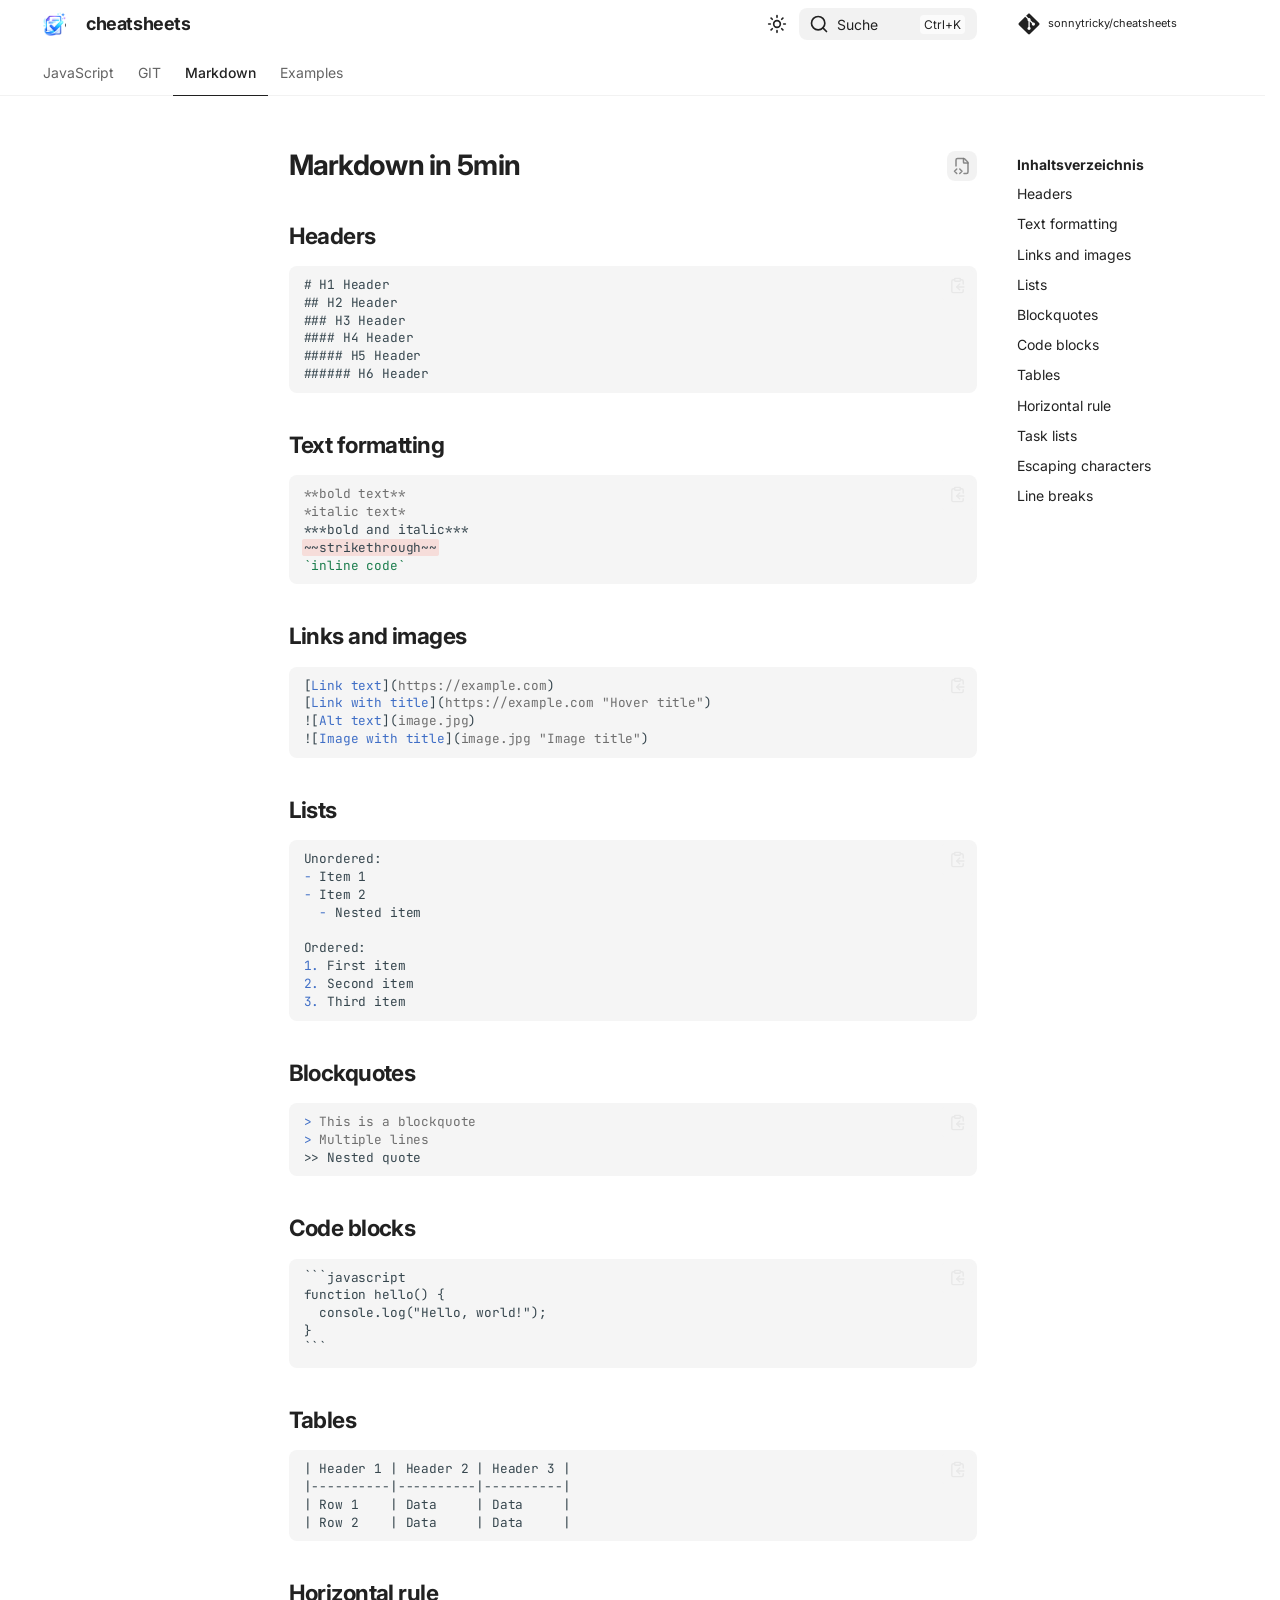
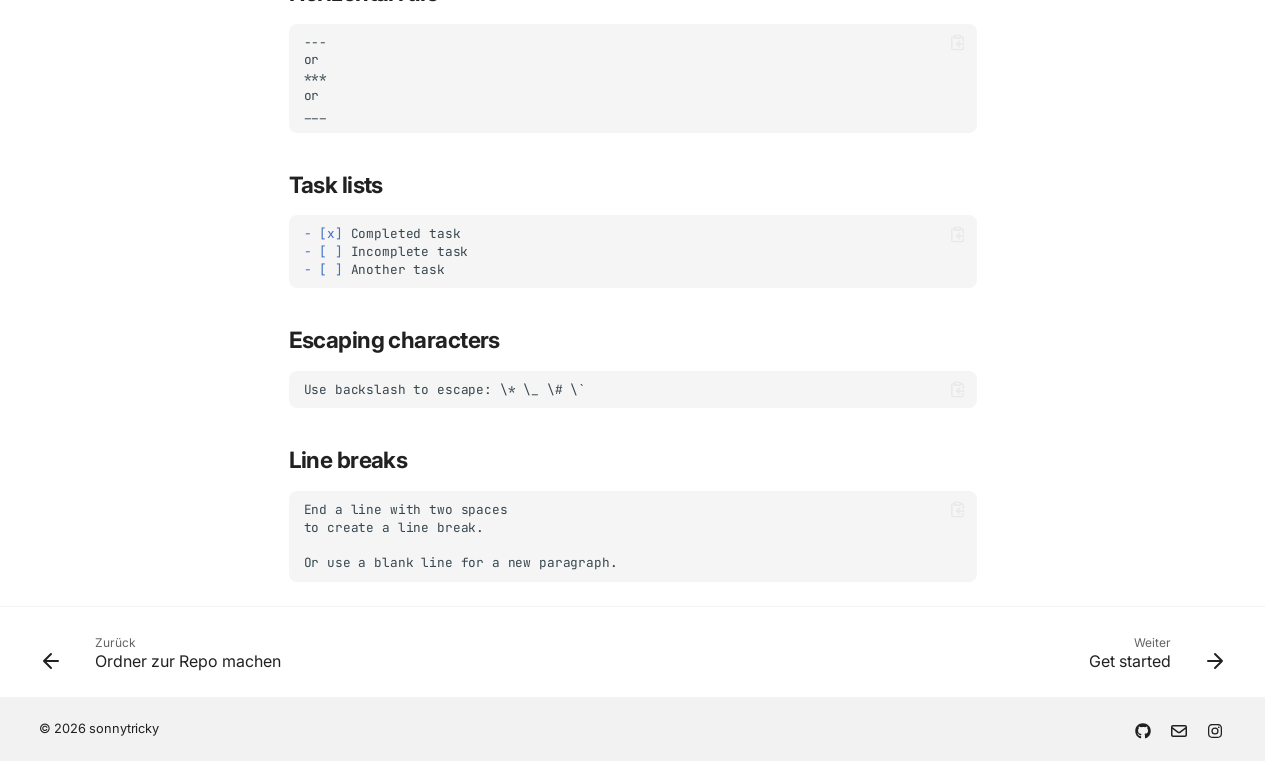
<file: markdown/markdown/index.html>
<!doctype html>
<html lang="de" class="no-js">
  <head>
    
      <meta charset="utf-8">
      <meta name="viewport" content="width=device-width,initial-scale=1">
      
      
        <meta name="author" content="sonnytricky">
      
      
      
        <link rel="prev" href="../../git/Ordner_zur_Repo_machen/">
      
      
        <link rel="next" href="../../examples/">
      
      
        
      
      
      <link rel="icon" href="../../images/cheatsheets-logo-favicon.png">
      <meta name="generator" content="zensical-0.0.32">
    
    
      
        <title>Markdown in 5min - cheatsheets</title>
      
    
    
      
        
      
      <link rel="stylesheet" href="../../assets/stylesheets/modern/main.53a7feaf.min.css">
      
        
          
        
        <link rel="stylesheet" href="../../assets/stylesheets/modern/palette.dfe2e883.min.css">
      
      


    
    
      
    
    
      
        
        
        <link rel="preconnect" href="https://fonts.gstatic.com" crossorigin>
        <link rel="stylesheet" href="https://fonts.googleapis.com/css?family=Inter:300,300i,400,400i,500,500i,700,700i%7CJetBrains+Mono:400,400i,700,700i&display=fallback">
        <style>:root{--md-text-font:"Inter";--md-code-font:"JetBrains Mono"}</style>
      
    
    
      <link rel="stylesheet" href="../../stylesheets/extra.css">
    
    <script>__md_scope=new URL("../..",location),__md_hash=e=>[...e].reduce(((e,t)=>(e<<5)-e+t.charCodeAt(0)),0),__md_get=(e,t=localStorage,a=__md_scope)=>JSON.parse(t.getItem(a.pathname+"."+e)),__md_set=(e,t,a=localStorage,_=__md_scope)=>{try{a.setItem(_.pathname+"."+e,JSON.stringify(t))}catch(e){}},document.documentElement.setAttribute("data-platform",navigator.platform)</script>
    
      

    
    
  </head>
  
  
    
    
      
    
    
    
    
    <body dir="ltr" data-md-color-scheme="default" data-md-color-primary="indigo" data-md-color-accent="indigo">
  
    
    <input class="md-toggle" data-md-toggle="drawer" type="checkbox" id="__drawer" autocomplete="off">
    <input class="md-toggle" data-md-toggle="search" type="checkbox" id="__search" autocomplete="off">
    <label class="md-overlay" for="__drawer" aria-label="Navigation"></label>
    <div data-md-component="skip">
      
        
        <a href="#markdown-in-5min" class="md-skip">
          Zum Inhalt
        </a>
      
    </div>
    <div data-md-component="announce">
      
    </div>
    
    
      

  

<header class="md-header md-header--shadow md-header--lifted" data-md-component="header">
  <nav class="md-header__inner md-grid" aria-label="Kopfzeile">
    <a href="../.." title="cheatsheets" class="md-header__button md-logo" aria-label="cheatsheets" data-md-component="logo">
      
  <img src="../../assets/cheatsheets-logo.png" alt="cheatsheets">

    </a>
    <label class="md-header__button md-icon" for="__drawer" aria-label="Navigation">
      
      <svg xmlns="http://www.w3.org/2000/svg" fill="none" stroke="currentColor" stroke-linecap="round" stroke-linejoin="round" stroke-width="2" class="lucide lucide-menu" viewBox="0 0 24 24"><path d="M4 5h16M4 12h16M4 19h16"/></svg>
    </label>
    <div class="md-header__title" data-md-component="header-title">
      <div class="md-header__ellipsis">
        <div class="md-header__topic">
          <span class="md-ellipsis">
            cheatsheets
          </span>
        </div>
        <div class="md-header__topic" data-md-component="header-topic">
          <span class="md-ellipsis">
            
              Markdown in 5min
            
          </span>
        </div>
      </div>
    </div>
    
      
        <form class="md-header__option" data-md-component="palette">
  
    
    
    
    <input class="md-option" data-md-color-media="none" data-md-color-scheme="default" data-md-color-primary="indigo" data-md-color-accent="indigo"  aria-label="Switch to dark mode"  type="radio" name="__palette" id="__palette_0">
    
      <label class="md-header__button md-icon" title="Switch to dark mode" for="__palette_1" hidden>
        <svg xmlns="http://www.w3.org/2000/svg" fill="none" stroke="currentColor" stroke-linecap="round" stroke-linejoin="round" stroke-width="2" class="lucide lucide-sun" viewBox="0 0 24 24"><circle cx="12" cy="12" r="4"/><path d="M12 2v2M12 20v2M4.93 4.93l1.41 1.41M17.66 17.66l1.41 1.41M2 12h2M20 12h2M6.34 17.66l-1.41 1.41M19.07 4.93l-1.41 1.41"/></svg>
      </label>
    
  
    
    
    
    <input class="md-option" data-md-color-media="none" data-md-color-scheme="slate" data-md-color-primary="indigo" data-md-color-accent="orange"  aria-label="Switch to light mode"  type="radio" name="__palette" id="__palette_1">
    
      <label class="md-header__button md-icon" title="Switch to light mode" for="__palette_0" hidden>
        <svg xmlns="http://www.w3.org/2000/svg" fill="none" stroke="currentColor" stroke-linecap="round" stroke-linejoin="round" stroke-width="2" class="lucide lucide-moon" viewBox="0 0 24 24"><path d="M20.985 12.486a9 9 0 1 1-9.473-9.472c.405-.022.617.46.402.803a6 6 0 0 0 8.268 8.268c.344-.215.825-.004.803.401"/></svg>
      </label>
    
  
</form>
      
    
    
      <script>var palette=__md_get("__palette");if(palette&&palette.color){if("(prefers-color-scheme)"===palette.color.media){var media=matchMedia("(prefers-color-scheme: light)"),input=document.querySelector(media.matches?"[data-md-color-media='(prefers-color-scheme: light)']":"[data-md-color-media='(prefers-color-scheme: dark)']");palette.color.media=input.getAttribute("data-md-color-media"),palette.color.scheme=input.getAttribute("data-md-color-scheme"),palette.color.primary=input.getAttribute("data-md-color-primary"),palette.color.accent=input.getAttribute("data-md-color-accent")}for(var[key,value]of Object.entries(palette.color))document.body.setAttribute("data-md-color-"+key,value)}</script>
    
    
    
      
      
        <label class="md-header__button md-icon" for="__search" aria-label="Suche">
          
          <svg xmlns="http://www.w3.org/2000/svg" fill="none" stroke="currentColor" stroke-linecap="round" stroke-linejoin="round" stroke-width="2" class="lucide lucide-search" viewBox="0 0 24 24"><path d="m21 21-4.34-4.34"/><circle cx="11" cy="11" r="8"/></svg>
        </label>
        <div class="md-search" data-md-component="search" role="dialog" aria-label="Suche">
  <button type="button" class="md-search__button">
    Suche
  </button>
</div>
      
    
    <div class="md-header__source">
      
        <a href="https://github.com/sonnytricky/cheatsheets" title="Zum Repository" class="md-source" data-md-component="source">
  <div class="md-source__icon md-icon">
    
    <svg xmlns="http://www.w3.org/2000/svg" viewBox="0 0 448 512"><!--! Font Awesome Free 7.2.0 by @fontawesome - https://fontawesome.com License - https://fontawesome.com/license/free (Icons: CC BY 4.0, Fonts: SIL OFL 1.1, Code: MIT License) Copyright 2026 Fonticons, Inc.--><path fill="currentColor" d="M439.6 236.1 244 40.5c-5.4-5.5-12.8-8.5-20.4-8.5s-15 3-20.4 8.4L162.5 81l51.5 51.5c27.1-9.1 52.7 16.8 43.4 43.7l49.7 49.7c34.2-11.8 61.2 31 35.5 56.7-26.5 26.5-70.2-2.9-56-37.3L240.3 199v121.9c25.3 12.5 22.3 41.8 9.1 55-6.4 6.4-15.2 10.1-24.3 10.1s-17.8-3.6-24.3-10.1c-17.6-17.6-11.1-46.9 11.2-56v-123c-20.8-8.5-24.6-30.7-18.6-45L142.6 101 8.5 235.1C3 240.6 0 247.9 0 255.5s3 15 8.5 20.4l195.6 195.7c5.4 5.4 12.7 8.4 20.4 8.4s15-3 20.4-8.4l194.7-194.7c5.4-5.4 8.4-12.8 8.4-20.4s-3-15-8.4-20.4"/></svg>
  </div>
  <div class="md-source__repository">
    sonnytricky/cheatsheets
  </div>
</a>
      
    </div>
  </nav>
  
    
      
<nav class="md-tabs" aria-label="Hauptnavigation" data-md-component="tabs">
  <div class="md-grid">
    <ul class="md-tabs__list">
      
        
  
  
  
  
    
    
      <li class="md-tabs__item">
        <a href="../../JavaScript/" class="md-tabs__link">
          
  
  JavaScript

        </a>
      </li>
    
  

      
        
  
  
  
  
    
    
      <li class="md-tabs__item">
        <a href="../../git/" class="md-tabs__link">
          
  
  GIT

        </a>
      </li>
    
  

      
        
  
  
  
    
  
  
    <li class="md-tabs__item md-tabs__item--active">
      <a href="././" class="md-tabs__link">
        
  
  Markdown

      </a>
    </li>
  

      
        
  
  
  
  
    
    
      <li class="md-tabs__item">
        <a href="../../examples/" class="md-tabs__link">
          
  
  Examples

        </a>
      </li>
    
  

      
    </ul>
  </div>
</nav>
    
  
</header>
    
    <div class="md-container" data-md-component="container">
      
      
        
      
      <main class="md-main" data-md-component="main">
        <div class="md-main__inner md-grid">
          
            
              
              <div class="md-sidebar md-sidebar--primary" data-md-component="sidebar" data-md-type="navigation" >
                <div class="md-sidebar__scrollwrap">
                  <div class="md-sidebar__inner">
                    


  


<nav class="md-nav md-nav--primary md-nav--lifted" aria-label="Navigation" data-md-level="0">
  <label class="md-nav__title" for="__drawer">
    <a href="../.." title="cheatsheets" class="md-nav__button md-logo" aria-label="cheatsheets" data-md-component="logo">
      
  <img src="../../assets/cheatsheets-logo.png" alt="cheatsheets">

    </a>
    cheatsheets
  </label>
  
    <div class="md-nav__source">
      <a href="https://github.com/sonnytricky/cheatsheets" title="Zum Repository" class="md-source" data-md-component="source">
  <div class="md-source__icon md-icon">
    
    <svg xmlns="http://www.w3.org/2000/svg" viewBox="0 0 448 512"><!--! Font Awesome Free 7.2.0 by @fontawesome - https://fontawesome.com License - https://fontawesome.com/license/free (Icons: CC BY 4.0, Fonts: SIL OFL 1.1, Code: MIT License) Copyright 2026 Fonticons, Inc.--><path fill="currentColor" d="M439.6 236.1 244 40.5c-5.4-5.5-12.8-8.5-20.4-8.5s-15 3-20.4 8.4L162.5 81l51.5 51.5c27.1-9.1 52.7 16.8 43.4 43.7l49.7 49.7c34.2-11.8 61.2 31 35.5 56.7-26.5 26.5-70.2-2.9-56-37.3L240.3 199v121.9c25.3 12.5 22.3 41.8 9.1 55-6.4 6.4-15.2 10.1-24.3 10.1s-17.8-3.6-24.3-10.1c-17.6-17.6-11.1-46.9 11.2-56v-123c-20.8-8.5-24.6-30.7-18.6-45L142.6 101 8.5 235.1C3 240.6 0 247.9 0 255.5s3 15 8.5 20.4l195.6 195.7c5.4 5.4 12.7 8.4 20.4 8.4s15-3 20.4-8.4l194.7-194.7c5.4-5.4 8.4-12.8 8.4-20.4s-3-15-8.4-20.4"/></svg>
  </div>
  <div class="md-source__repository">
    sonnytricky/cheatsheets
  </div>
</a>
    </div>
  
  <ul class="md-nav__list" data-md-scrollfix>
    
      
      
  
  
  
  
    
    
      
        
          
        
      
        
      
        
      
    
    
    
      
      
    
    
    <li class="md-nav__item md-nav__item--nested">
      
        
        
        <input class="md-nav__toggle md-toggle " type="checkbox" id="__nav_1" >
        
          
          <div class="md-nav__link md-nav__container">
            <a href="../../JavaScript/" class="md-nav__link ">
              
  
  
  <span class="md-ellipsis">
    
  
    JavaScript
  

    
  </span>
  
  

            </a>
            
              
              <label class="md-nav__link " for="__nav_1" id="__nav_1_label" tabindex="0">
                <span class="md-nav__icon md-icon"></span>
              </label>
            
          </div>
        
        <nav class="md-nav" data-md-level="1" aria-labelledby="__nav_1_label" aria-expanded="false">
          <label class="md-nav__title" for="__nav_1">
            <span class="md-nav__icon md-icon"></span>
            
  
    JavaScript
  

          </label>
          <ul class="md-nav__list" data-md-scrollfix>
            
              
            
              
                
  
  
  
  
    <li class="md-nav__item">
      <a href="../../JavaScript/Array/" class="md-nav__link">
        
  
  
  <span class="md-ellipsis">
    
  
    🧠 Was ist ein Array?
  

    
  </span>
  
  

      </a>
    </li>
  

              
            
              
                
  
  
  
  
    <li class="md-nav__item">
      <a href="../../JavaScript/Switch/" class="md-nav__link">
        
  
  
  <span class="md-ellipsis">
    
  
    🧠 Was ist ein switch?
  

    
  </span>
  
  

      </a>
    </li>
  

              
            
          </ul>
        </nav>
      
    </li>
  

    
      
      
  
  
  
  
    
    
      
        
          
        
      
        
      
    
    
    
      
      
    
    
    <li class="md-nav__item md-nav__item--nested">
      
        
        
        <input class="md-nav__toggle md-toggle " type="checkbox" id="__nav_2" >
        
          
          <div class="md-nav__link md-nav__container">
            <a href="../../git/" class="md-nav__link ">
              
  
  
    <svg xmlns="http://www.w3.org/2000/svg" viewBox="0 0 24 24"><path d="M23.546 10.93 13.067.452a1.55 1.55 0 0 0-2.188 0L8.708 2.627l2.76 2.76a1.838 1.838 0 0 1 2.327 2.341l2.658 2.66a1.838 1.838 0 0 1 1.9 3.039 1.837 1.837 0 0 1-2.6 0 1.85 1.85 0 0 1-.404-1.996L12.86 8.955v6.525c.176.086.342.203.488.348a1.85 1.85 0 0 1 0 2.6 1.844 1.844 0 0 1-2.609 0 1.834 1.834 0 0 1 0-2.598c.182-.18.387-.316.605-.406V8.835a1.834 1.834 0 0 1-.996-2.41L7.636 3.7.45 10.881c-.6.605-.6 1.584 0 2.189l10.48 10.477a1.545 1.545 0 0 0 2.186 0l10.43-10.43a1.544 1.544 0 0 0 0-2.187"/></svg>
  
  <span class="md-ellipsis">
    
  
    GIT
  

    
  </span>
  
  

            </a>
            
              
              <label class="md-nav__link " for="__nav_2" id="__nav_2_label" tabindex="0">
                <span class="md-nav__icon md-icon"></span>
              </label>
            
          </div>
        
        <nav class="md-nav" data-md-level="1" aria-labelledby="__nav_2_label" aria-expanded="false">
          <label class="md-nav__title" for="__nav_2">
            <span class="md-nav__icon md-icon"></span>
            
  
    GIT
  

          </label>
          <ul class="md-nav__list" data-md-scrollfix>
            
              
            
              
                
  
  
  
  
    <li class="md-nav__item">
      <a href="../../git/Ordner_zur_Repo_machen/" class="md-nav__link">
        
  
  
  <span class="md-ellipsis">
    
  
    Ordner zur Repo machen
  

    
  </span>
  
  

      </a>
    </li>
  

              
            
          </ul>
        </nav>
      
    </li>
  

    
      
      
  
  
    
  
  
  
    <li class="md-nav__item md-nav__item--active">
      
      
      
      
        
      
      
        <label class="md-nav__link md-nav__link--active" for="__toc">
          
  
  
    <svg xmlns="http://www.w3.org/2000/svg" viewBox="0 0 24 24"><path d="M22.27 19.385H1.73A1.73 1.73 0 0 1 0 17.655V6.345a1.73 1.73 0 0 1 1.73-1.73h20.54A1.73 1.73 0 0 1 24 6.345v11.308a1.73 1.73 0 0 1-1.73 1.731zM5.769 15.923v-4.5l2.308 2.885 2.307-2.885v4.5h2.308V8.078h-2.308l-2.307 2.885-2.308-2.885H3.46v7.847zM21.232 12h-2.309V8.077h-2.307V12h-2.308l3.461 4.039z"/></svg>
  
  <span class="md-ellipsis">
    
  
    Markdown
  

    
  </span>
  
  
    
  
  
    <span class="md-status md-status--new"></span>
  

  

          <span class="md-nav__icon md-icon"></span>
        </label>
      
      <a href="././" class="md-nav__link md-nav__link--active">
        
  
  
    <svg xmlns="http://www.w3.org/2000/svg" viewBox="0 0 24 24"><path d="M22.27 19.385H1.73A1.73 1.73 0 0 1 0 17.655V6.345a1.73 1.73 0 0 1 1.73-1.73h20.54A1.73 1.73 0 0 1 24 6.345v11.308a1.73 1.73 0 0 1-1.73 1.731zM5.769 15.923v-4.5l2.308 2.885 2.307-2.885v4.5h2.308V8.078h-2.308l-2.307 2.885-2.308-2.885H3.46v7.847zM21.232 12h-2.309V8.077h-2.307V12h-2.308l3.461 4.039z"/></svg>
  
  <span class="md-ellipsis">
    
  
    Markdown
  

    
  </span>
  
  
    
  
  
    <span class="md-status md-status--new"></span>
  

  

      </a>
      
        


<nav class="md-nav md-nav--secondary" aria-label="Inhaltsverzeichnis">
  
  
  
    
  
  
    <label class="md-nav__title" for="__toc">
      <span class="md-nav__icon md-icon"></span>
      Inhaltsverzeichnis
    </label>
    <ul class="md-nav__list" data-md-component="toc" data-md-scrollfix>
      
        <li class="md-nav__item">
  <a href="#headers" class="md-nav__link">
    <span class="md-ellipsis">
      
        Headers
      
    </span>
  </a>
  
</li>
      
        <li class="md-nav__item">
  <a href="#text-formatting" class="md-nav__link">
    <span class="md-ellipsis">
      
        Text formatting
      
    </span>
  </a>
  
</li>
      
        <li class="md-nav__item">
  <a href="#links-and-images" class="md-nav__link">
    <span class="md-ellipsis">
      
        Links and images
      
    </span>
  </a>
  
</li>
      
        <li class="md-nav__item">
  <a href="#lists" class="md-nav__link">
    <span class="md-ellipsis">
      
        Lists
      
    </span>
  </a>
  
</li>
      
        <li class="md-nav__item">
  <a href="#blockquotes" class="md-nav__link">
    <span class="md-ellipsis">
      
        Blockquotes
      
    </span>
  </a>
  
</li>
      
        <li class="md-nav__item">
  <a href="#code-blocks" class="md-nav__link">
    <span class="md-ellipsis">
      
        Code blocks
      
    </span>
  </a>
  
</li>
      
        <li class="md-nav__item">
  <a href="#tables" class="md-nav__link">
    <span class="md-ellipsis">
      
        Tables
      
    </span>
  </a>
  
</li>
      
        <li class="md-nav__item">
  <a href="#horizontal-rule" class="md-nav__link">
    <span class="md-ellipsis">
      
        Horizontal rule
      
    </span>
  </a>
  
</li>
      
        <li class="md-nav__item">
  <a href="#task-lists" class="md-nav__link">
    <span class="md-ellipsis">
      
        Task lists
      
    </span>
  </a>
  
</li>
      
        <li class="md-nav__item">
  <a href="#escaping-characters" class="md-nav__link">
    <span class="md-ellipsis">
      
        Escaping characters
      
    </span>
  </a>
  
</li>
      
        <li class="md-nav__item">
  <a href="#line-breaks" class="md-nav__link">
    <span class="md-ellipsis">
      
        Line breaks
      
    </span>
  </a>
  
</li>
      
    </ul>
  
</nav>
      
    </li>
  

    
      
      
  
  
  
  
    
    
      
        
          
        
      
        
      
        
      
        
      
    
    
    
      
      
    
    
    <li class="md-nav__item md-nav__item--nested">
      
        
        
        <input class="md-nav__toggle md-toggle " type="checkbox" id="__nav_4" >
        
          
          <div class="md-nav__link md-nav__container">
            <a href="../../examples/" class="md-nav__link ">
              
  
  
    <svg xmlns="http://www.w3.org/2000/svg" fill="none" stroke="currentColor" stroke-linecap="round" stroke-linejoin="round" stroke-width="2" class="lucide lucide-rocket" viewBox="0 0 24 24"><path d="M12 15v5s3.03-.55 4-2c1.08-1.62 0-5 0-5M4.5 16.5c-1.5 1.26-2 5-2 5s3.74-.5 5-2c.71-.84.7-2.13-.09-2.91a2.18 2.18 0 0 0-2.91-.09"/><path d="M9 12a22 22 0 0 1 2-3.95A12.88 12.88 0 0 1 22 2c0 2.72-.78 7.5-6 11a22.4 22.4 0 0 1-4 2z"/><path d="M9 12H4s.55-3.03 2-4c1.62-1.08 5 .05 5 .05"/></svg>
  
  <span class="md-ellipsis">
    
  
    Examples
  

    
  </span>
  
  

            </a>
            
              
              <label class="md-nav__link " for="__nav_4" id="__nav_4_label" tabindex="0">
                <span class="md-nav__icon md-icon"></span>
              </label>
            
          </div>
        
        <nav class="md-nav" data-md-level="1" aria-labelledby="__nav_4_label" aria-expanded="false">
          <label class="md-nav__title" for="__nav_4">
            <span class="md-nav__icon md-icon"></span>
            
  
    Examples
  

          </label>
          <ul class="md-nav__list" data-md-scrollfix>
            
              
            
              
                
  
  
  
  
    <li class="md-nav__item">
      <a href="../../examples/Checkboxen/" class="md-nav__link">
        
  
  
    <svg xmlns="http://www.w3.org/2000/svg" viewBox="0 0 24 24"><path d="M6.544.12A6.553 6.553 0 0 0 0 6.664v10.674a6.55 6.55 0 0 0 6.544 6.542h10.912A6.55 6.55 0 0 0 24 17.338v-.831a2.193 2.193 0 0 0-4.388 0v.83c0 1.19-.967 2.157-2.156 2.157H6.544a2.16 2.16 0 0 1-2.158-2.156V6.748c0-1.19.969-2.16 2.158-2.16 3.843.004 7.814-.009 11.612.001.556.138.892.445 1.058.848.193.47.343 1.118-.404 1.748l-6.26 4.596-1.892-2.441a2.19 2.19 0 0 0-3.075-.391 2.19 2.19 0 0 0-.391 3.076l3.198 4.133a2.197 2.197 0 0 0 3.035.424l7.252-5.301a57 57 0 0 0 1.22-.977c2.106-1.926 2.517-4.393 1.627-6.553C22.603 1.51 20.268.12 17.435.12Z"/></svg>
  
  <span class="md-ellipsis">
    
  
    Checkboxen:
  

    
  </span>
  
  
    
  
  
    <span class="md-status md-status--new"></span>
  

  

      </a>
    </li>
  

              
            
              
                
  
  
  
  
    <li class="md-nav__item">
      <a href="../../examples/Code-Bl%C3%B6cke/" class="md-nav__link">
        
  
  
    <svg xmlns="http://www.w3.org/2000/svg" viewBox="0 0 24 24"><path d="M9.825 17.527a.11.11 0 0 1-.107-.142l3.05-10.837a.11.11 0 0 1 .108-.081H14.2a.11.11 0 0 1 .107.141l-3.063 10.838a.11.11 0 0 1-.107.08H9.825Zm-2.146-2.732a.1.1 0 0 1-.079-.033l-2.667-2.704a.11.11 0 0 1 0-.156L7.6 9.211a.11.11 0 0 1 .08-.033h1.702c.1 0 .149.12.079.19l-2.534 2.534a.11.11 0 0 0 0 .157l2.535 2.546c.07.07.02.19-.079.19zm6.954 0a.111.111 0 0 1-.079-.19l2.525-2.546a.11.11 0 0 0 0-.157l-2.524-2.535a.111.111 0 0 1 .079-.19h1.692q.047.001.078.034l2.68 2.69a.11.11 0 0 1 0 .157l-2.68 2.704a.11.11 0 0 1-.078.033zM12 24C5.383 24 0 18.617 0 12S5.383 0 12 0s12 5.383 12 12-5.383 12-12 12m0-22.667C6.118 1.333 1.333 6.118 1.333 12S6.118 22.667 12 22.667 22.667 17.882 22.667 12 17.882 1.333 12 1.333"/></svg>
  
  <span class="md-ellipsis">
    
  
    Code-Blöcke:
  

    
  </span>
  
  

      </a>
    </li>
  

              
            
              
                
  
  
  
  
    <li class="md-nav__item">
      <a href="../../examples/Notizen/" class="md-nav__link">
        
  
  
    <svg xmlns="http://www.w3.org/2000/svg" viewBox="0 0 24 24"><path d="M15 3H5A2 2 0 0 0 3 5V19A2 2 0 0 0 5 21H19A2 2 0 0 0 21 19V9L15 3M19 19H5V5H14V10H19M17 14H7V12H17M14 17H7V15H14" /></svg>
  
  <span class="md-ellipsis">
    
  
    Notizen:
  

    
  </span>
  
  

      </a>
    </li>
  

              
            
          </ul>
        </nav>
      
    </li>
  

    
  </ul>
</nav>
                  </div>
                </div>
              </div>
            
            
              
              <div class="md-sidebar md-sidebar--secondary" data-md-component="sidebar" data-md-type="toc" >
                <div class="md-sidebar__scrollwrap">
                  
                    
                    
                    
                      
                    
                    
                      <input class="md-nav__toggle md-toggle" type="checkbox" id="__toc">
                      <div class="md-sidebar-button__wrapper">
                        <label class="md-sidebar-button" for="__toc"></label>
                      </div>
                    
                  
                  <div class="md-sidebar__inner">
                    


<nav class="md-nav md-nav--secondary" aria-label="Inhaltsverzeichnis">
  
  
  
    
  
  
    <label class="md-nav__title" for="__toc">
      <span class="md-nav__icon md-icon"></span>
      Inhaltsverzeichnis
    </label>
    <ul class="md-nav__list" data-md-component="toc" data-md-scrollfix>
      
        <li class="md-nav__item">
  <a href="#headers" class="md-nav__link">
    <span class="md-ellipsis">
      
        Headers
      
    </span>
  </a>
  
</li>
      
        <li class="md-nav__item">
  <a href="#text-formatting" class="md-nav__link">
    <span class="md-ellipsis">
      
        Text formatting
      
    </span>
  </a>
  
</li>
      
        <li class="md-nav__item">
  <a href="#links-and-images" class="md-nav__link">
    <span class="md-ellipsis">
      
        Links and images
      
    </span>
  </a>
  
</li>
      
        <li class="md-nav__item">
  <a href="#lists" class="md-nav__link">
    <span class="md-ellipsis">
      
        Lists
      
    </span>
  </a>
  
</li>
      
        <li class="md-nav__item">
  <a href="#blockquotes" class="md-nav__link">
    <span class="md-ellipsis">
      
        Blockquotes
      
    </span>
  </a>
  
</li>
      
        <li class="md-nav__item">
  <a href="#code-blocks" class="md-nav__link">
    <span class="md-ellipsis">
      
        Code blocks
      
    </span>
  </a>
  
</li>
      
        <li class="md-nav__item">
  <a href="#tables" class="md-nav__link">
    <span class="md-ellipsis">
      
        Tables
      
    </span>
  </a>
  
</li>
      
        <li class="md-nav__item">
  <a href="#horizontal-rule" class="md-nav__link">
    <span class="md-ellipsis">
      
        Horizontal rule
      
    </span>
  </a>
  
</li>
      
        <li class="md-nav__item">
  <a href="#task-lists" class="md-nav__link">
    <span class="md-ellipsis">
      
        Task lists
      
    </span>
  </a>
  
</li>
      
        <li class="md-nav__item">
  <a href="#escaping-characters" class="md-nav__link">
    <span class="md-ellipsis">
      
        Escaping characters
      
    </span>
  </a>
  
</li>
      
        <li class="md-nav__item">
  <a href="#line-breaks" class="md-nav__link">
    <span class="md-ellipsis">
      
        Line breaks
      
    </span>
  </a>
  
</li>
      
    </ul>
  
</nav>
                  </div>
                </div>
              </div>
            
          
          
            <div class="md-content" data-md-component="content">
              
                



  


              
              <article class="md-content__inner md-typeset">
                
                  
  
  
    
      
    
    <a href="https://github.com/sonnytricky/cheatsheets/raw/main/docs/markdown/markdown.md" title="Quellcode der Seite anzeigen" class="md-content__button md-icon">
      
      <svg xmlns="http://www.w3.org/2000/svg" fill="none" stroke="currentColor" stroke-linecap="round" stroke-linejoin="round" stroke-width="2" class="lucide lucide-file-code-2" viewBox="0 0 24 24"><path d="M4 12.15V4a2 2 0 0 1 2-2h8a2.4 2.4 0 0 1 1.706.706l3.588 3.588A2.4 2.4 0 0 1 20 8v12a2 2 0 0 1-2 2h-3.35"/><path d="M14 2v5a1 1 0 0 0 1 1h5M5 16l-3 3 3 3M9 22l3-3-3-3"/></svg>
    </a>
  


<h1 id="markdown-in-5min">Markdown in 5min</h1>
<h2 id="headers">Headers</h2>
<div class="language-text highlight"><pre><span></span><code><span id="__span-0-1"><a id="__codelineno-0-1" name="__codelineno-0-1" href="#__codelineno-0-1"></a># H1 Header
</span><span id="__span-0-2"><a id="__codelineno-0-2" name="__codelineno-0-2" href="#__codelineno-0-2"></a>## H2 Header
</span><span id="__span-0-3"><a id="__codelineno-0-3" name="__codelineno-0-3" href="#__codelineno-0-3"></a>### H3 Header
</span><span id="__span-0-4"><a id="__codelineno-0-4" name="__codelineno-0-4" href="#__codelineno-0-4"></a>#### H4 Header
</span><span id="__span-0-5"><a id="__codelineno-0-5" name="__codelineno-0-5" href="#__codelineno-0-5"></a>##### H5 Header
</span><span id="__span-0-6"><a id="__codelineno-0-6" name="__codelineno-0-6" href="#__codelineno-0-6"></a>###### H6 Header
</span></code></pre></div>
<h2 id="text-formatting">Text formatting</h2>
<div class="language-markdown highlight"><pre><span></span><code><span id="__span-1-1"><a id="__codelineno-1-1" name="__codelineno-1-1" href="#__codelineno-1-1"></a><span class="gs">**bold text**</span>
</span><span id="__span-1-2"><a id="__codelineno-1-2" name="__codelineno-1-2" href="#__codelineno-1-2"></a><span class="ge">*italic text*</span>
</span><span id="__span-1-3"><a id="__codelineno-1-3" name="__codelineno-1-3" href="#__codelineno-1-3"></a>***bold and italic***
</span><span id="__span-1-4"><a id="__codelineno-1-4" name="__codelineno-1-4" href="#__codelineno-1-4"></a><span class="gd">~~strikethrough~~</span>
</span><span id="__span-1-5"><a id="__codelineno-1-5" name="__codelineno-1-5" href="#__codelineno-1-5"></a><span class="sb">`inline code`</span>
</span></code></pre></div>
<h2 id="links-and-images">Links and images</h2>
<div class="language-markdown highlight"><pre><span></span><code><span id="__span-2-1"><a id="__codelineno-2-1" name="__codelineno-2-1" href="#__codelineno-2-1"></a>[<span class="nt">Link text</span>](<span class="na">https://example.com</span>)
</span><span id="__span-2-2"><a id="__codelineno-2-2" name="__codelineno-2-2" href="#__codelineno-2-2"></a>[<span class="nt">Link with title</span>](<span class="na">https://example.com &quot;Hover title&quot;</span>)
</span><span id="__span-2-3"><a id="__codelineno-2-3" name="__codelineno-2-3" href="#__codelineno-2-3"></a>![<span class="nt">Alt text</span>](<span class="na">image.jpg</span>)
</span><span id="__span-2-4"><a id="__codelineno-2-4" name="__codelineno-2-4" href="#__codelineno-2-4"></a>![<span class="nt">Image with title</span>](<span class="na">image.jpg &quot;Image title&quot;</span>)
</span></code></pre></div>
<h2 id="lists">Lists</h2>
<div class="language-markdown highlight"><pre><span></span><code><span id="__span-3-1"><a id="__codelineno-3-1" name="__codelineno-3-1" href="#__codelineno-3-1"></a>Unordered:
</span><span id="__span-3-2"><a id="__codelineno-3-2" name="__codelineno-3-2" href="#__codelineno-3-2"></a><span class="k">-</span><span class="w"> </span>Item 1
</span><span id="__span-3-3"><a id="__codelineno-3-3" name="__codelineno-3-3" href="#__codelineno-3-3"></a><span class="k">-</span><span class="w"> </span>Item 2
</span><span id="__span-3-4"><a id="__codelineno-3-4" name="__codelineno-3-4" href="#__codelineno-3-4"></a><span class="w">  </span><span class="k">-</span><span class="w"> </span>Nested item
</span><span id="__span-3-5"><a id="__codelineno-3-5" name="__codelineno-3-5" href="#__codelineno-3-5"></a>
</span><span id="__span-3-6"><a id="__codelineno-3-6" name="__codelineno-3-6" href="#__codelineno-3-6"></a>Ordered:
</span><span id="__span-3-7"><a id="__codelineno-3-7" name="__codelineno-3-7" href="#__codelineno-3-7"></a><span class="k">1.</span> First item
</span><span id="__span-3-8"><a id="__codelineno-3-8" name="__codelineno-3-8" href="#__codelineno-3-8"></a><span class="k">2.</span> Second item
</span><span id="__span-3-9"><a id="__codelineno-3-9" name="__codelineno-3-9" href="#__codelineno-3-9"></a><span class="k">3.</span> Third item
</span></code></pre></div>
<h2 id="blockquotes">Blockquotes</h2>
<div class="language-markdown highlight"><pre><span></span><code><span id="__span-4-1"><a id="__codelineno-4-1" name="__codelineno-4-1" href="#__codelineno-4-1"></a><span class="k">&gt; </span><span class="ge">This is a blockquote</span>
</span><span id="__span-4-2"><a id="__codelineno-4-2" name="__codelineno-4-2" href="#__codelineno-4-2"></a><span class="k">&gt; </span><span class="ge">Multiple lines</span>
</span><span id="__span-4-3"><a id="__codelineno-4-3" name="__codelineno-4-3" href="#__codelineno-4-3"></a>&gt;&gt; Nested quote
</span></code></pre></div>
<h2 id="code-blocks">Code blocks</h2>
<div class="language-text highlight"><pre><span></span><code><span id="__span-5-1"><a id="__codelineno-5-1" name="__codelineno-5-1" href="#__codelineno-5-1"></a>```javascript
</span><span id="__span-5-2"><a id="__codelineno-5-2" name="__codelineno-5-2" href="#__codelineno-5-2"></a>function hello() {
</span><span id="__span-5-3"><a id="__codelineno-5-3" name="__codelineno-5-3" href="#__codelineno-5-3"></a>  console.log(&quot;Hello, world!&quot;);
</span><span id="__span-5-4"><a id="__codelineno-5-4" name="__codelineno-5-4" href="#__codelineno-5-4"></a>}
</span><span id="__span-5-5"><a id="__codelineno-5-5" name="__codelineno-5-5" href="#__codelineno-5-5"></a>```
</span></code></pre></div>
<h2 id="tables">Tables</h2>
<div class="language-markdown highlight"><pre><span></span><code><span id="__span-6-1"><a id="__codelineno-6-1" name="__codelineno-6-1" href="#__codelineno-6-1"></a>| Header 1 | Header 2 | Header 3 |
</span><span id="__span-6-2"><a id="__codelineno-6-2" name="__codelineno-6-2" href="#__codelineno-6-2"></a>|----------|----------|----------|
</span><span id="__span-6-3"><a id="__codelineno-6-3" name="__codelineno-6-3" href="#__codelineno-6-3"></a>| Row 1    | Data     | Data     |
</span><span id="__span-6-4"><a id="__codelineno-6-4" name="__codelineno-6-4" href="#__codelineno-6-4"></a>| Row 2    | Data     | Data     |
</span></code></pre></div>
<h2 id="horizontal-rule">Horizontal rule</h2>
<div class="language-markdown highlight"><pre><span></span><code><span id="__span-7-1"><a id="__codelineno-7-1" name="__codelineno-7-1" href="#__codelineno-7-1"></a>---
</span><span id="__span-7-2"><a id="__codelineno-7-2" name="__codelineno-7-2" href="#__codelineno-7-2"></a>or
</span><span id="__span-7-3"><a id="__codelineno-7-3" name="__codelineno-7-3" href="#__codelineno-7-3"></a>***
</span><span id="__span-7-4"><a id="__codelineno-7-4" name="__codelineno-7-4" href="#__codelineno-7-4"></a>or
</span><span id="__span-7-5"><a id="__codelineno-7-5" name="__codelineno-7-5" href="#__codelineno-7-5"></a>___
</span></code></pre></div>
<h2 id="task-lists">Task lists</h2>
<div class="language-markdown highlight"><pre><span></span><code><span id="__span-8-1"><a id="__codelineno-8-1" name="__codelineno-8-1" href="#__codelineno-8-1"></a><span class="k">- [x]</span> Completed task
</span><span id="__span-8-2"><a id="__codelineno-8-2" name="__codelineno-8-2" href="#__codelineno-8-2"></a><span class="k">- [ ]</span> Incomplete task
</span><span id="__span-8-3"><a id="__codelineno-8-3" name="__codelineno-8-3" href="#__codelineno-8-3"></a><span class="k">- [ ]</span> Another task
</span></code></pre></div>
<h2 id="escaping-characters">Escaping characters</h2>
<div class="language-markdown highlight"><pre><span></span><code><span id="__span-9-1"><a id="__codelineno-9-1" name="__codelineno-9-1" href="#__codelineno-9-1"></a>Use backslash to escape: \* \_ \# \`
</span></code></pre></div>
<h2 id="line-breaks">Line breaks</h2>
<div class="language-markdown highlight"><pre><span></span><code><span id="__span-10-1"><a id="__codelineno-10-1" name="__codelineno-10-1" href="#__codelineno-10-1"></a>End a line with two spaces  
</span><span id="__span-10-2"><a id="__codelineno-10-2" name="__codelineno-10-2" href="#__codelineno-10-2"></a>to create a line break.
</span><span id="__span-10-3"><a id="__codelineno-10-3" name="__codelineno-10-3" href="#__codelineno-10-3"></a>
</span><span id="__span-10-4"><a id="__codelineno-10-4" name="__codelineno-10-4" href="#__codelineno-10-4"></a>Or use a blank line for a new paragraph.
</span></code></pre></div>









  
  






                
              </article>
            </div>
          
          
  <script>var tabs=__md_get("__tabs");if(Array.isArray(tabs))e:for(var set of document.querySelectorAll(".tabbed-set")){var labels=set.querySelector(".tabbed-labels");for(var tab of tabs)for(var label of labels.getElementsByTagName("label"))if(label.innerText.trim()===tab){var input=document.getElementById(label.htmlFor);input.checked=!0;continue e}}</script>

<script>var target=document.getElementById(location.hash.slice(1));target&&target.name&&(target.checked=target.name.startsWith("__tabbed_"))</script>
        </div>
        
          <button type="button" class="md-top md-icon" data-md-component="top" hidden>
  
  <svg xmlns="http://www.w3.org/2000/svg" fill="none" stroke="currentColor" stroke-linecap="round" stroke-linejoin="round" stroke-width="2" class="lucide lucide-circle-arrow-up" viewBox="0 0 24 24"><circle cx="12" cy="12" r="10"/><path d="m16 12-4-4-4 4M12 16V8"/></svg>
  Zurück zum Seitenanfang
</button>
        
      </main>
      
        <footer class="md-footer">
  
    
      
      <nav class="md-footer__inner md-grid" aria-label="Fußzeile" >
        
          
          <a href="../../git/Ordner_zur_Repo_machen/" class="md-footer__link md-footer__link--prev" aria-label="Zurück: Ordner zur Repo machen">
            <div class="md-footer__button md-icon">
              
              <svg xmlns="http://www.w3.org/2000/svg" fill="none" stroke="currentColor" stroke-linecap="round" stroke-linejoin="round" stroke-width="2" class="lucide lucide-arrow-left" viewBox="0 0 24 24"><path d="m12 19-7-7 7-7M19 12H5"/></svg>
            </div>
            <div class="md-footer__title">
              <span class="md-footer__direction">
                Zurück
              </span>
              <div class="md-ellipsis">
                Ordner zur Repo machen
              </div>
            </div>
          </a>
        
        
          
          <a href="../../examples/" class="md-footer__link md-footer__link--next" aria-label="Weiter: Get started">
            <div class="md-footer__title">
              <span class="md-footer__direction">
                Weiter
              </span>
              <div class="md-ellipsis">
                Get started
              </div>
            </div>
            <div class="md-footer__button md-icon">
              
              <svg xmlns="http://www.w3.org/2000/svg" fill="none" stroke="currentColor" stroke-linecap="round" stroke-linejoin="round" stroke-width="2" class="lucide lucide-arrow-right" viewBox="0 0 24 24"><path d="M5 12h14M12 5l7 7-7 7"/></svg>
            </div>
          </a>
        
      </nav>
    
  
  <div class="md-footer-meta md-typeset">
    <div class="md-footer-meta__inner md-grid">
      <div class="md-copyright">
  
    <div class="md-copyright__highlight">
      © 2026 sonnytricky
    </div>
  
  
</div>
      
        
<div class="md-social">
  
    
    
    
    
    <a href="https://github.com/sonnytricky" target="_blank" rel="noopener" title="sonnytricky on GitHub" class="md-social__link">
      <svg xmlns="http://www.w3.org/2000/svg" viewBox="0 0 512 512"><!--! Font Awesome Free 7.2.0 by @fontawesome - https://fontawesome.com License - https://fontawesome.com/license/free (Icons: CC BY 4.0, Fonts: SIL OFL 1.1, Code: MIT License) Copyright 2026 Fonticons, Inc.--><path fill="currentColor" d="M173.9 397.4c0 2-2.3 3.6-5.2 3.6-3.3.3-5.6-1.3-5.6-3.6 0-2 2.3-3.6 5.2-3.6 3-.3 5.6 1.3 5.6 3.6m-31.1-4.5c-.7 2 1.3 4.3 4.3 4.9 2.6 1 5.6 0 6.2-2s-1.3-4.3-4.3-5.2c-2.6-.7-5.5.3-6.2 2.3m44.2-1.7c-2.9.7-4.9 2.6-4.6 4.9.3 2 2.9 3.3 5.9 2.6 2.9-.7 4.9-2.6 4.6-4.6-.3-1.9-3-3.2-5.9-2.9M252.8 8C114.1 8 8 113.3 8 252c0 110.9 69.8 205.8 169.5 239.2 12.8 2.3 17.3-5.6 17.3-12.1 0-6.2-.3-40.4-.3-61.4 0 0-70 15-84.7-29.8 0 0-11.4-29.1-27.8-36.6 0 0-22.9-15.7 1.6-15.4 0 0 24.9 2 38.6 25.8 21.9 38.6 58.6 27.5 72.9 20.9 2.3-16 8.8-27.1 16-33.7-55.9-6.2-112.3-14.3-112.3-110.5 0-27.5 7.6-41.3 23.6-58.9-2.6-6.5-11.1-33.3 2.6-67.9 20.9-6.5 69 27 69 27 20-5.6 41.5-8.5 62.8-8.5s42.8 2.9 62.8 8.5c0 0 48.1-33.6 69-27 13.7 34.7 5.2 61.4 2.6 67.9 16 17.7 25.8 31.5 25.8 58.9 0 96.5-58.9 104.2-114.8 110.5 9.2 7.9 17 22.9 17 46.4 0 33.7-.3 75.4-.3 83.6 0 6.5 4.6 14.4 17.3 12.1C436.2 457.8 504 362.9 504 252 504 113.3 391.5 8 252.8 8M105.2 352.9c-1.3 1-1 3.3.7 5.2 1.6 1.6 3.9 2.3 5.2 1 1.3-1 1-3.3-.7-5.2-1.6-1.6-3.9-2.3-5.2-1m-10.8-8.1c-.7 1.3.3 2.9 2.3 3.9 1.6 1 3.6.7 4.3-.7.7-1.3-.3-2.9-2.3-3.9-2-.6-3.6-.3-4.3.7m32.4 35.6c-1.6 1.3-1 4.3 1.3 6.2 2.3 2.3 5.2 2.6 6.5 1 1.3-1.3.7-4.3-1.3-6.2-2.2-2.3-5.2-2.6-6.5-1m-11.4-14.7c-1.6 1-1.6 3.6 0 5.9s4.3 3.3 5.6 2.3c1.6-1.3 1.6-3.9 0-6.2-1.4-2.3-4-3.3-5.6-2"/></svg>
    </a>
  
    
    
    
    
    <a href="mailto:<sonnytricky@gmail.com>" target="_blank" rel="noopener" title="sonnytricky@gmail.com" class="md-social__link">
      <svg xmlns="http://www.w3.org/2000/svg" viewBox="0 0 512 512"><!--! Font Awesome Free 7.2.0 by @fontawesome - https://fontawesome.com License - https://fontawesome.com/license/free (Icons: CC BY 4.0, Fonts: SIL OFL 1.1, Code: MIT License) Copyright 2026 Fonticons, Inc.--><path fill="currentColor" d="M61.4 64C27.5 64 0 91.5 0 125.4c0 .9 0 1.7.1 2.6H0v256c0 35.3 28.7 64 64 64h384c35.3 0 64-28.7 64-64V128h-.1c0-.9.1-1.7.1-2.6 0-33.9-27.5-61.4-61.4-61.4zM464 192.3V384c0 8.8-7.2 16-16 16H64c-8.8 0-16-7.2-16-16V192.3l154.8 117.4c31.4 23.9 74.9 23.9 106.4 0zM48 125.4c0-7.4 6-13.4 13.4-13.4h389.2c7.4 0 13.4 6 13.4 13.4 0 4.2-2 8.2-5.3 10.7L280.2 271.5c-14.3 10.8-34.1 10.8-48.4 0L53.3 136.1c-3.3-2.5-5.3-6.5-5.3-10.7"/></svg>
    </a>
  
    
    
    
    
    <a href="https://www.instagram.com/sonnytricky/" target="_blank" rel="noopener" title="sonnytricky on Instagram" class="md-social__link">
      <svg xmlns="http://www.w3.org/2000/svg" viewBox="0 0 448 512"><!--! Font Awesome Free 7.2.0 by @fontawesome - https://fontawesome.com License - https://fontawesome.com/license/free (Icons: CC BY 4.0, Fonts: SIL OFL 1.1, Code: MIT License) Copyright 2026 Fonticons, Inc.--><path fill="currentColor" d="M224.3 141a115 115 0 1 0-.6 230 115 115 0 1 0 .6-230m-.6 40.4a74.6 74.6 0 1 1 .6 149.2 74.6 74.6 0 1 1-.6-149.2m93.4-45.1a26.8 26.8 0 1 1 53.6 0 26.8 26.8 0 1 1-53.6 0m129.7 27.2c-1.7-35.9-9.9-67.7-36.2-93.9-26.2-26.2-58-34.4-93.9-36.2-37-2.1-147.9-2.1-184.9 0-35.8 1.7-67.6 9.9-93.9 36.1s-34.4 58-36.2 93.9c-2.1 37-2.1 147.9 0 184.9 1.7 35.9 9.9 67.7 36.2 93.9s58 34.4 93.9 36.2c37 2.1 147.9 2.1 184.9 0 35.9-1.7 67.7-9.9 93.9-36.2 26.2-26.2 34.4-58 36.2-93.9 2.1-37 2.1-147.8 0-184.8M399 388c-7.8 19.6-22.9 34.7-42.6 42.6-29.5 11.7-99.5 9-132.1 9s-102.7 2.6-132.1-9c-19.6-7.8-34.7-22.9-42.6-42.6-11.7-29.5-9-99.5-9-132.1s-2.6-102.7 9-132.1c7.8-19.6 22.9-34.7 42.6-42.6 29.5-11.7 99.5-9 132.1-9s102.7-2.6 132.1 9c19.6 7.8 34.7 22.9 42.6 42.6 11.7 29.5 9 99.5 9 132.1s2.7 102.7-9 132.1"/></svg>
    </a>
  
</div>
      
    </div>
  </div>
</footer>
      
    </div>
    <div class="md-dialog" data-md-component="dialog">
      <div class="md-dialog__inner md-typeset"></div>
    </div>
    
    
    
      
      
      <script id="__config" type="application/json">{"annotate":null,"base":"../..","features":["announce.dismiss","content.action.view","content.code.annotate","content.code.copy","content.footnote.tooltips","content.tabs.link","content.tooltips","navigation.footer","navigation.indexes","navigation.instant","navigation.instant.prefetch","navigation.path","navigation.tabs","navigation.tabs.sticky","navigation.top","navigation.tracking","search.highlight","toc.follow"],"search":"../../assets/javascripts/workers/search.e2d2d235.min.js","tags":null,"translations":{"clipboard.copied":"In Zwischenablage kopiert","clipboard.copy":"In Zwischenablage kopieren","search.result.more.one":"1 weiteres Suchergebnis auf dieser Seite","search.result.more.other":"# weitere Suchergebnisse auf dieser Seite","search.result.none":"Keine Suchergebnisse","search.result.one":"1 Suchergebnis","search.result.other":"# Suchergebnisse","search.result.placeholder":"Suchbegriff eingeben","search.result.term.missing":"Es fehlt","select.version":"Version auswählen"},"version":null}</script>
    
    
      <script src="../../assets/javascripts/bundle.91a19a9e.min.js"></script>
      
    
  </body>
</html>
</file>
<file: stylesheets/extra.css>
/* Back-to-top-Button */
/*  Dark Mode, heller mit Rahmen*/
[data-md-color-scheme="slate"] .md-top {
  color: rgba(255, 255, 255, 0.9);
  border: 1px solid rgba(255, 255, 255, 0.9);
}

/*  Light Mode, grau mit Rahmen */
[data-md-color-scheme="default"] .md-top {
  color: rgba(0, 0, 0, 0.6);      /* Grauton */
  border: 1px solid rgba(0, 0, 0, 0.4);
}
</file>
<file: assets/stylesheets/modern/main.53a7feaf.min.css>
@charset "UTF-8";html{-webkit-text-size-adjust:none;-moz-text-size-adjust:none;text-size-adjust:none;box-sizing:border-box}*,:after,:before{box-sizing:inherit}@media (prefers-reduced-motion){*,:after,:before{transition:none!important}}body{margin:0}a,button,input,label{-webkit-tap-highlight-color:transparent}a{color:inherit;text-decoration:none}hr{border:0;box-sizing:initial;display:block;height:.05rem;overflow:visible;padding:0}small{font-size:80%}sub,sup{line-height:1em}img{border-style:none}table{border-collapse:initial;border-spacing:0}td,th{font-weight:400;vertical-align:top}button{background:#0000;border:0;font-family:inherit;font-size:inherit;margin:0;padding:0}input{border:0;outline:none}:root{--md-primary-fg-color:#4051b5;--md-primary-fg-color--light:#5d6cc0;--md-primary-fg-color--dark:#303fa1;--md-primary-bg-color:#fff;--md-primary-bg-color--light:#ffffffb3;--md-accent-fg-color:#526cfe;--md-accent-fg-color--transparent:#526cfe1a;--md-accent-bg-color:#fff;--md-accent-bg-color--light:#ffffffb3}[data-md-color-scheme=default]{color-scheme:light}[data-md-color-scheme=default] img[src$="#gh-dark-mode-only"],[data-md-color-scheme=default] img[src$="#only-dark"]{display:none}:root,[data-md-color-scheme=default]{--md-hue:225deg;--md-default-fg-color:#000000de;--md-default-fg-color--light:#0000008c;--md-default-fg-color--lighter:#00000052;--md-default-fg-color--lightest:#0000000d;--md-default-bg-color:#fff;--md-default-bg-color--light:#ffffffb3;--md-default-bg-color--lighter:#ffffff4d;--md-default-bg-color--lightest:#ffffff1f;--md-code-fg-color:#36464e;--md-code-bg-color:#f5f5f5;--md-code-bg-color--light:#f5f5f5b3;--md-code-bg-color--lighter:#f5f5f54d;--md-code-hl-color:#4287ff;--md-code-hl-color--light:#4287ff1a;--md-code-hl-number-color:#d52a2a;--md-code-hl-special-color:#db1457;--md-code-hl-function-color:#a846b9;--md-code-hl-constant-color:#6e59d9;--md-code-hl-keyword-color:#3f6ec6;--md-code-hl-string-color:#1c7d4d;--md-code-hl-name-color:var(--md-code-fg-color);--md-code-hl-operator-color:var(--md-default-fg-color--light);--md-code-hl-punctuation-color:var(--md-default-fg-color--light);--md-code-hl-comment-color:var(--md-default-fg-color--light);--md-code-hl-generic-color:var(--md-default-fg-color--light);--md-code-hl-variable-color:var(--md-default-fg-color--light);--md-typeset-color:var(--md-default-fg-color);--md-typeset-a-color:var(--md-primary-fg-color);--md-typeset-del-color:#f5503d26;--md-typeset-ins-color:#0bd57026;--md-typeset-kbd-color:#fafafa;--md-typeset-kbd-accent-color:#fff;--md-typeset-kbd-border-color:#b8b8b8;--md-typeset-mark-color:#ffff0080;--md-typeset-table-color:#0000001f;--md-typeset-table-color--light:rgba(0,0,0,.035);--md-admonition-fg-color:var(--md-default-fg-color);--md-admonition-bg-color:var(--md-default-bg-color);--md-warning-fg-color:#000000de;--md-warning-bg-color:#ff9;--md-shadow-z1:0 0.2rem 0.5rem #0000000d,0 0 0.05rem #0000001a;--md-shadow-z2:0 0.2rem 0.5rem #0000001a,0 0 0.05rem #00000040;--md-shadow-z3:0 0.2rem 0.5rem #0003,0 0 0.05rem #00000059;--color-foreground:0 0 0;--color-background:255 255 255;--color-background-subtle:240 240 240;--color-backdrop:255 255 255}.md-icon svg{fill:currentcolor;display:block;height:1.2rem;width:1.2rem}.md-icon svg.lucide{fill:#0000;stroke:currentcolor}body{-webkit-font-smoothing:antialiased;-moz-osx-font-smoothing:grayscale;--md-text-font-family:var(--md-text-font,_),-apple-system,BlinkMacSystemFont,Helvetica,Arial,sans-serif;--md-code-font-family:var(--md-code-font,_),SFMono-Regular,Consolas,Menlo,monospace}aside,body,input{font-feature-settings:"kern","liga";color:var(--md-typeset-color);font-family:var(--md-text-font-family)}code,kbd,pre{font-feature-settings:"kern";font-family:var(--md-code-font-family)}:root{--md-typeset-table-sort-icon:url('data:image/svg+xml;charset=utf-8,<svg xmlns="http://www.w3.org/2000/svg" fill="none" stroke="currentColor" stroke-linecap="round" stroke-linejoin="round" stroke-width="2" class="lucide lucide-arrow-down-up" viewBox="0 0 24 24"><path d="m3 16 4 4 4-4m-4 4V4m14 4-4-4-4 4m4-4v16"/></svg>');--md-typeset-table-sort-icon--asc:url('data:image/svg+xml;charset=utf-8,<svg xmlns="http://www.w3.org/2000/svg" fill="none" stroke="currentColor" stroke-linecap="round" stroke-linejoin="round" stroke-width="2" class="lucide lucide-arrow-down-narrow-wide" viewBox="0 0 24 24"><path d="m3 16 4 4 4-4m-4 4V4m4 0h4m-4 4h7m-7 4h10"/></svg>');--md-typeset-table-sort-icon--desc:url('data:image/svg+xml;charset=utf-8,<svg xmlns="http://www.w3.org/2000/svg" fill="none" stroke="currentColor" stroke-linecap="round" stroke-linejoin="round" stroke-width="2" class="lucide lucide-arrow-up-narrow-wide" viewBox="0 0 24 24"><path d="m3 8 4-4 4 4M7 4v16m4-8h4m-4 4h7m-7 4h10"/></svg>');--md-typeset-preview-icon:url('data:image/svg+xml;charset=utf-8,<svg xmlns="http://www.w3.org/2000/svg" fill="none" stroke="currentColor" stroke-linecap="round" stroke-linejoin="round" stroke-width="2" class="lucide lucide-mouse-pointer-2" viewBox="0 0 24 24"><path d="M4.037 4.688a.495.495 0 0 1 .651-.651l16 6.5a.5.5 0 0 1-.063.947l-6.124 1.58a2 2 0 0 0-1.438 1.435l-1.579 6.126a.5.5 0 0 1-.947.063z"/></svg>')}.md-typeset{-webkit-print-color-adjust:exact;color-adjust:exact;font-size:.75rem;letter-spacing:-.01em;line-height:1.8;overflow-wrap:break-word}@media print{.md-typeset{font-size:.68rem}}.md-typeset blockquote,.md-typeset dl,.md-typeset figure,.md-typeset ol,.md-typeset pre,.md-typeset ul{margin-bottom:1em;margin-top:1em}.md-typeset h1{color:var(--md-default-fg-color);font-size:1.875em;line-height:1.3;margin:0 0 1.25em}.md-typeset h1,.md-typeset h2{font-weight:700;letter-spacing:-.025em}.md-typeset h2{font-size:1.5em;line-height:1.4;margin:1.6em 0 .64em}.md-typeset h3{font-size:1.25em;font-weight:700;letter-spacing:-.01em;line-height:1.5;margin:1.6em 0 .8em}.md-typeset h2+h3{margin-top:.8em}.md-typeset h4{font-weight:700;letter-spacing:-.01em;margin:1em 0}.md-typeset h5,.md-typeset h6{color:var(--md-default-fg-color--light);font-size:.8em;font-weight:700;letter-spacing:-.01em;margin:1.25em 0}.md-typeset h5{text-transform:uppercase}.md-typeset h5 code{text-transform:none}.md-typeset hr{border-bottom:.05rem solid var(--md-default-fg-color--lightest);display:flow-root;margin:1.5em 0}.md-typeset a{color:var(--md-typeset-a-color);text-decoration:underline;word-break:break-word}.md-typeset a,.md-typeset a:before{transition:color 125ms}.md-typeset a:focus,.md-typeset a:hover{color:var(--md-accent-fg-color)}.md-typeset a:focus code,.md-typeset a:hover code{background-color:var(--md-accent-fg-color--transparent);color:var(--md-accent-fg-color)}.md-typeset a code{color:var(--md-typeset-a-color)}.md-typeset a.focus-visible{outline-color:var(--md-accent-fg-color);outline-offset:.2rem}.md-typeset code,.md-typeset kbd,.md-typeset pre{color:var(--md-code-fg-color);direction:ltr;font-variant-ligatures:none;transition:background-color 125ms}@media print{.md-typeset code,.md-typeset kbd,.md-typeset pre{white-space:pre-wrap}}.md-typeset code{background-color:var(--md-code-bg-color);border-radius:.2rem;-webkit-box-decoration-break:clone;box-decoration-break:clone;font-size:.85em;padding:.25em .4em;transition:color 125ms,background-color 125ms;word-break:break-word}.md-typeset code:not(.focus-visible){-webkit-tap-highlight-color:transparent;outline:none}.md-typeset pre{display:flow-root;line-height:1.4;position:relative}.md-typeset pre>code{border-radius:.4rem;-webkit-box-decoration-break:slice;box-decoration-break:slice;box-shadow:none;display:block;margin:0;outline-color:var(--md-accent-fg-color);overflow:auto;padding:.7720588235em 1.1764705882em;scrollbar-color:var(--md-default-fg-color--lighter) #0000;scrollbar-width:thin;touch-action:auto;word-break:normal}.md-typeset pre>code:hover{scrollbar-color:var(--md-accent-fg-color) #0000}.md-typeset pre>code::-webkit-scrollbar{height:.2rem;width:.2rem}.md-typeset pre>code::-webkit-scrollbar-thumb{background-color:var(--md-default-fg-color--lighter)}.md-typeset pre>code::-webkit-scrollbar-thumb:hover{background-color:var(--md-accent-fg-color)}.md-typeset kbd{border-radius:.2rem;box-shadow:0 0 0 .05rem var(--md-typeset-kbd-border-color),0 .15rem 0 var(--md-typeset-kbd-border-color);color:var(--md-default-fg-color);display:inline-block;font-size:.75em;padding:0 .6666666667em;vertical-align:text-top;word-break:break-word}.md-typeset mark{background-color:var(--md-typeset-mark-color);-webkit-box-decoration-break:clone;box-decoration-break:clone;color:inherit;word-break:break-word}.md-typeset abbr{border-bottom:.05rem dotted var(--md-default-fg-color--light);cursor:help;text-decoration:none}.md-typeset [data-preview]{position:relative}[dir=ltr] .md-typeset [data-preview]:after{margin-left:.125em}[dir=rtl] .md-typeset [data-preview]:after{margin-right:.125em}.md-typeset [data-preview]:after{background-color:currentcolor;content:"";display:inline-block;height:.8em;-webkit-mask-image:var(--md-typeset-preview-icon);mask-image:var(--md-typeset-preview-icon);-webkit-mask-repeat:no-repeat;mask-repeat:no-repeat;-webkit-mask-size:contain;mask-size:contain;transition:background-color 125ms;vertical-align:text-top;width:.8em}.md-typeset small{opacity:.75}[dir=ltr] .md-typeset sub,[dir=ltr] .md-typeset sup{margin-left:.078125em}[dir=rtl] .md-typeset sub,[dir=rtl] .md-typeset sup{margin-right:.078125em}[dir=ltr] .md-typeset blockquote{padding-left:.6rem}[dir=rtl] .md-typeset blockquote{padding-right:.6rem}[dir=ltr] .md-typeset blockquote{border-left:.2rem solid var(--md-default-fg-color--lighter)}[dir=rtl] .md-typeset blockquote{border-right:.2rem solid var(--md-default-fg-color--lighter)}.md-typeset blockquote{color:var(--md-default-fg-color--light);margin-left:0;margin-right:0}.md-typeset ul{list-style-type:disc}.md-typeset ul[type]{list-style-type:revert-layer}[dir=ltr] .md-typeset ol,[dir=ltr] .md-typeset ul{margin-left:.625em}[dir=rtl] .md-typeset ol,[dir=rtl] .md-typeset ul{margin-right:.625em}.md-typeset ol,.md-typeset ul{padding:0}.md-typeset ol:not([hidden]),.md-typeset ul:not([hidden]){display:flow-root}.md-typeset ol ol,.md-typeset ul ol{list-style-type:lower-alpha}.md-typeset ol ol ol,.md-typeset ul ol ol{list-style-type:lower-roman}.md-typeset ol ol ol ol,.md-typeset ul ol ol ol{list-style-type:upper-alpha}.md-typeset ol ol ol ol ol,.md-typeset ul ol ol ol ol{list-style-type:upper-roman}.md-typeset ol[type],.md-typeset ul[type]{list-style-type:revert-layer}[dir=ltr] .md-typeset ol li,[dir=ltr] .md-typeset ul li{margin-left:1.25em}[dir=rtl] .md-typeset ol li,[dir=rtl] .md-typeset ul li{margin-right:1.25em}.md-typeset ol li,.md-typeset ul li{margin-bottom:.5em}.md-typeset ol li blockquote,.md-typeset ol li p,.md-typeset ul li blockquote,.md-typeset ul li p{margin:.5em 0}.md-typeset ol li:last-child,.md-typeset ul li:last-child{margin-bottom:0}[dir=ltr] .md-typeset ol li ol,[dir=ltr] .md-typeset ol li ul,[dir=ltr] .md-typeset ul li ol,[dir=ltr] .md-typeset ul li ul{margin-left:.625em}[dir=rtl] .md-typeset ol li ol,[dir=rtl] .md-typeset ol li ul,[dir=rtl] .md-typeset ul li ol,[dir=rtl] .md-typeset ul li ul{margin-right:.625em}.md-typeset ol li ol,.md-typeset ol li ul,.md-typeset ul li ol,.md-typeset ul li ul{margin-bottom:.5em;margin-top:.5em}[dir=ltr] .md-typeset dd{margin-left:1.875em}[dir=rtl] .md-typeset dd{margin-right:1.875em}.md-typeset dd{margin-bottom:1.5em;margin-top:1em}.md-typeset img,.md-typeset svg,.md-typeset video{height:auto;max-width:100%}.md-typeset img[align=left]{margin:1em 1em 1em 0}.md-typeset img[align=right]{margin:1em 0 1em 1em}.md-typeset img[align]:only-child{margin-top:0}.md-typeset figure{display:flow-root;margin:1em auto;max-width:100%;text-align:center;width:fit-content}.md-typeset figure img{display:block;margin:0 auto}.md-typeset figcaption{font-style:italic;margin:1em auto;max-width:24rem}.md-typeset iframe{max-width:100%}.md-typeset table:not([class]){background-color:var(--md-default-bg-color);border:.05rem solid var(--md-typeset-table-color);border-radius:.1rem;display:inline-block;font-size:.64rem;max-width:100%;overflow:auto;touch-action:auto}@media print{.md-typeset table:not([class]){display:table}}.md-typeset table:not([class])+*{margin-top:1.5em}.md-typeset table:not([class]) td>:first-child,.md-typeset table:not([class]) th>:first-child{margin-top:0}.md-typeset table:not([class]) td>:last-child,.md-typeset table:not([class]) th>:last-child{margin-bottom:0}.md-typeset table:not([class]) td:not([align]),.md-typeset table:not([class]) th:not([align]){text-align:left}[dir=rtl] .md-typeset table:not([class]) td:not([align]),[dir=rtl] .md-typeset table:not([class]) th:not([align]){text-align:right}.md-typeset table:not([class]) th{font-weight:700;min-width:5rem;padding:.9375em 1.25em;vertical-align:top}.md-typeset table:not([class]) td{border-top:.05rem solid var(--md-typeset-table-color);padding:.9375em 1.25em;vertical-align:top}.md-typeset table:not([class]) tbody tr{transition:background-color 125ms}.md-typeset table:not([class]) tbody tr:hover{background-color:var(--md-typeset-table-color--light);box-shadow:0 .05rem 0 var(--md-default-bg-color) inset}.md-typeset table:not([class]) a{word-break:normal}.md-typeset table th[role=columnheader]{cursor:pointer}[dir=ltr] .md-typeset table th[role=columnheader]:after{margin-left:.5em}[dir=rtl] .md-typeset table th[role=columnheader]:after{margin-right:.5em}.md-typeset table th[role=columnheader]:after{content:"";display:inline-block;height:1.2em;-webkit-mask-image:var(--md-typeset-table-sort-icon);mask-image:var(--md-typeset-table-sort-icon);-webkit-mask-repeat:no-repeat;mask-repeat:no-repeat;-webkit-mask-size:contain;mask-size:contain;transition:background-color 125ms;vertical-align:text-bottom;width:1.2em}.md-typeset table th[role=columnheader]:hover:after{background-color:var(--md-default-fg-color--lighter)}.md-typeset table th[role=columnheader][aria-sort=ascending]:after{background-color:var(--md-default-fg-color--light);-webkit-mask-image:var(--md-typeset-table-sort-icon--asc);mask-image:var(--md-typeset-table-sort-icon--asc)}.md-typeset table th[role=columnheader][aria-sort=descending]:after{background-color:var(--md-default-fg-color--light);-webkit-mask-image:var(--md-typeset-table-sort-icon--desc);mask-image:var(--md-typeset-table-sort-icon--desc)}.md-typeset__scrollwrap{margin:1em -.8rem;overflow-x:auto;touch-action:auto}.md-typeset__table{display:inline-block;margin-bottom:.5em;padding:0 .8rem}@media print{.md-typeset__table{display:block}}html .md-typeset__table table{display:table;margin:0;overflow:hidden;width:100%}@media screen and (max-width:44.984375em){.md-content__inner>pre{margin:1em -.8rem}.md-content__inner>pre code{border-radius:0}}.md-banner{background-color:var(--md-accent-fg-color--transparent);color:var(--md-default-fg-color);overflow:auto}@media print{.md-banner{display:none}}.md-banner--warning{background-color:var(--md-warning-bg-color);color:var(--md-warning-fg-color)}.md-banner__inner{font-size:.7rem;margin:.6rem auto;padding:0 .8rem}[dir=ltr] .md-banner__button{float:right}[dir=rtl] .md-banner__button{float:left}.md-banner__button{color:inherit;cursor:pointer;transition:opacity .25s}.no-js .md-banner__button{display:none}.md-banner__button:hover{opacity:.7}html{scrollbar-gutter:stable;font-size:125%;height:100%;overflow-x:hidden}@media screen and (min-width:100em){html{font-size:137.5%}}@media screen and (min-width:125em){html{font-size:150%}}body{background-color:var(--md-default-bg-color);display:flex;flex-direction:column;font-size:.5rem;min-height:100%;position:relative;width:100%}@media print{body{display:block}}@media screen and (max-width:59.984375em){body[data-md-scrolllock]{position:fixed}}.md-grid{margin-left:auto;margin-right:auto;max-width:61rem}.md-container{display:flex;flex-direction:column;flex-grow:1}@media print{.md-container{display:block}}.md-main{flex-grow:1}.md-main__inner{display:flex;height:100%;margin-top:1.5rem}.md-ellipsis{overflow:hidden;text-overflow:ellipsis}.md-toggle{display:none}.md-option{height:0;opacity:0;position:absolute;width:0}.md-option:checked+label:not([hidden]){display:block}.md-option.focus-visible+label{outline-color:var(--md-accent-fg-color);outline-style:auto}.md-skip{background-color:var(--md-default-fg-color);border-radius:.1rem;color:var(--md-default-bg-color);font-size:.64rem;margin:.5rem;opacity:0;outline-color:var(--md-accent-fg-color);padding:.3rem .5rem;position:fixed;transform:translateY(.4rem);z-index:-1}.md-skip:focus{opacity:1;transform:translateY(0);transition:transform .25s cubic-bezier(.4,0,.2,1),opacity 175ms 75ms;z-index:10}@page{margin:25mm}:root{--md-clipboard-icon:url('data:image/svg+xml;charset=utf-8,<svg xmlns="http://www.w3.org/2000/svg" fill="none" stroke="currentColor" stroke-linecap="round" stroke-linejoin="round" stroke-width="2" class="lucide lucide-clipboard-copy" viewBox="0 0 24 24"><rect width="8" height="4" x="8" y="2" rx="1" ry="1"/><path d="M8 4H6a2 2 0 0 0-2 2v14a2 2 0 0 0 2 2h12a2 2 0 0 0 2-2v-2M16 4h2a2 2 0 0 1 2 2v4m1 4H11"/><path d="m15 10-4 4 4 4"/></svg>')}.md-clipboard{border-radius:.1rem;color:var(--md-default-fg-color--lightest);cursor:pointer;height:1.5em;outline-color:var(--md-accent-fg-color);outline-offset:.1rem;transition:color .25s;width:1.5em;z-index:1}@media print{.md-clipboard{display:none}}.md-clipboard:not(.focus-visible){-webkit-tap-highlight-color:transparent;outline:none}:hover>.md-clipboard{color:var(--md-default-fg-color--light)}.md-clipboard:focus,.md-clipboard:hover{color:var(--md-accent-fg-color)}.md-clipboard:after{background-color:currentcolor;content:"";display:block;height:1.125em;margin:0 auto;-webkit-mask-image:var(--md-clipboard-icon);mask-image:var(--md-clipboard-icon);-webkit-mask-position:center;mask-position:center;-webkit-mask-repeat:no-repeat;mask-repeat:no-repeat;-webkit-mask-size:contain;mask-size:contain;width:1.125em}.md-clipboard--inline{cursor:pointer}.md-clipboard--inline code{transition:color .25s,background-color .25s}.md-clipboard--inline:focus code,.md-clipboard--inline:hover code{background-color:var(--md-accent-fg-color--transparent);color:var(--md-accent-fg-color)}:root{--md-code-select-icon:url('data:image/svg+xml;charset=utf-8,<svg xmlns="http://www.w3.org/2000/svg" fill="none" stroke="currentColor" stroke-linecap="round" stroke-linejoin="round" stroke-width="2" class="lucide lucide-scan" viewBox="0 0 24 24"><path d="M3 7V5a2 2 0 0 1 2-2h2m10 0h2a2 2 0 0 1 2 2v2m0 10v2a2 2 0 0 1-2 2h-2M7 21H5a2 2 0 0 1-2-2v-2"/></svg>');--md-code-copy-icon:url('data:image/svg+xml;charset=utf-8,<svg xmlns="http://www.w3.org/2000/svg" fill="none" stroke="currentColor" stroke-linecap="round" stroke-linejoin="round" stroke-width="2" class="lucide lucide-clipboard-copy" viewBox="0 0 24 24"><rect width="8" height="4" x="8" y="2" rx="1" ry="1"/><path d="M8 4H6a2 2 0 0 0-2 2v14a2 2 0 0 0 2 2h12a2 2 0 0 0 2-2v-2M16 4h2a2 2 0 0 1 2 2v4m1 4H11"/><path d="m15 10-4 4 4 4"/></svg>')}.md-typeset .md-code__content{display:grid}.md-code__nav{background-color:var(--md-code-bg-color--lighter);border-radius:.1rem;display:flex;gap:.2rem;padding:.2rem;position:absolute;right:.25em;top:.25em;transition:background-color .25s;z-index:1}:hover>.md-code__nav{background-color:var(--md-code-bg-color--light)}.md-code__button{color:var(--md-default-fg-color--lightest);cursor:pointer;display:block;height:1.5em;outline-color:var(--md-accent-fg-color);outline-offset:.1rem;transition:color .25s;width:1.5em}:hover>*>.md-code__button{color:var(--md-default-fg-color--light)}.md-code__button.focus-visible,.md-code__button:hover{color:var(--md-accent-fg-color)}.md-code__button--active{color:var(--md-default-fg-color)!important}.md-code__button:after{background-color:currentcolor;content:"";display:block;height:1.125em;margin:0 auto;-webkit-mask-position:center;mask-position:center;-webkit-mask-repeat:no-repeat;mask-repeat:no-repeat;-webkit-mask-size:contain;mask-size:contain;width:1.125em}.md-code__button[data-md-type=select]:after{-webkit-mask-image:var(--md-code-select-icon);mask-image:var(--md-code-select-icon)}.md-code__button[data-md-type=copy]:after{-webkit-mask-image:var(--md-code-copy-icon);mask-image:var(--md-code-copy-icon)}@keyframes consent{0%{opacity:0;transform:translateY(100%)}to{opacity:1;transform:translateY(0)}}@keyframes overlay{0%{opacity:0}to{opacity:1}}.md-consent__overlay{animation:overlay .35s both;-webkit-backdrop-filter:blur(.2rem);backdrop-filter:blur(.2rem);background-color:var(--md-default-bg-color--light);height:100%;opacity:1;position:fixed;top:0;width:100%;z-index:5}.md-consent__inner{bottom:0;display:flex;justify-content:center;max-height:100%;padding:0;position:fixed;width:100%;z-index:5}.md-consent__form{animation:consent .5s cubic-bezier(.1,.7,.1,1) both;background-color:var(--md-default-bg-color);border:0;border-radius:.8rem;box-shadow:var(--md-shadow-z3);margin:.4rem;overflow:auto;padding-left:1.2rem;padding-right:1.2rem}.md-consent__settings{display:none;margin:1em 0}input:checked+.md-consent__settings{display:block}.md-consent__controls{line-height:1.2;margin-bottom:.8rem}.md-typeset .md-consent__controls .md-button{display:inline}@media screen and (max-width:44.984375em){.md-typeset .md-consent__controls .md-button{display:block;margin-top:.4rem;text-align:center;width:100%}}.md-consent label{cursor:pointer}.md-content{flex-grow:1;min-width:0}.md-content__inner{margin:0 .8rem 1.2rem;padding-top:.7rem}@media screen and (min-width:76.25em){[dir=ltr] .md-sidebar--primary:not([hidden])~.md-content>.md-content__inner{margin-left:1.2rem}[dir=ltr] .md-sidebar--secondary:not([hidden])~.md-content>.md-content__inner,[dir=rtl] .md-sidebar--primary:not([hidden])~.md-content>.md-content__inner{margin-right:1.2rem}[dir=rtl] .md-sidebar--secondary:not([hidden])~.md-content>.md-content__inner{margin-left:1.2rem}}.md-content__inner:before{content:"";display:block;height:.4rem}.md-content__inner>:last-child{margin-bottom:0}[dir=ltr] .md-content__button{float:right}[dir=rtl] .md-content__button{float:left}[dir=ltr] .md-content__button{margin-left:.4rem}[dir=rtl] .md-content__button{margin-right:.4rem}.md-content__button{background-color:var(--md-default-fg-color--lightest);border-radius:.4rem;display:flex;margin-top:.2rem;padding:.3rem}@media print{.md-content__button{display:none}}.md-typeset .md-content__button{color:var(--md-default-fg-color);transition:color .25s,background-color .25s}.md-typeset .md-content__button svg{opacity:.5;transition:opacity .25s}.md-typeset .md-content__button:focus,.md-typeset .md-content__button:hover{background-color:var(--md-accent-fg-color--transparent);color:var(--md-accent-fg-color)}.md-typeset .md-content__button:focus svg,.md-typeset .md-content__button:hover svg{opacity:1}.md-content__button svg{height:.9rem;width:.9rem}[dir=rtl] .md-content__button svg{transform:scaleX(-1)}.md-content__button svg.lucide{fill:#0000;stroke:currentcolor}[dir=ltr] .md-dialog{right:.8rem}[dir=rtl] .md-dialog{left:.8rem}.md-dialog{background-color:var(--md-accent-fg-color);border-radius:1.2rem;bottom:.8rem;box-shadow:var(--md-shadow-z3);min-width:11.1rem;opacity:0;padding:.4rem 1.2rem;pointer-events:none;position:fixed;transform:translateY(100%);transition:transform 0ms .4s,opacity .4s;z-index:4}@media print{.md-dialog{display:none}}.md-dialog--active{opacity:1;pointer-events:auto;transform:translateY(0);transition:transform .4s cubic-bezier(.075,.85,.175,1),opacity .4s}.md-dialog__inner{color:var(--md-default-bg-color);font-size:.7rem}.md-feedback{margin:2em 0 1em;text-align:center}.md-feedback fieldset{border:none;margin:0;padding:0}.md-feedback__title{font-weight:700;margin:1em auto}.md-feedback__inner{position:relative}.md-feedback__list{display:flex;flex-wrap:wrap;place-content:baseline center;position:relative}.md-feedback__list:hover .md-icon:not(:disabled){color:var(--md-default-fg-color--lighter)}:disabled .md-feedback__list{min-height:1.8rem}.md-feedback__icon{color:var(--md-default-fg-color--light);cursor:pointer;flex-shrink:0;margin:0 .1rem;transition:color 125ms}.md-feedback__icon:not(:disabled).md-icon:hover{color:var(--md-accent-fg-color)}.md-feedback__icon:disabled{color:var(--md-default-fg-color--lightest);pointer-events:none}.md-feedback__note{opacity:0;position:relative;transform:translateY(.4rem);transition:transform .4s cubic-bezier(.1,.7,.1,1),opacity .15s}.md-feedback__note>*{margin:0 auto;max-width:16rem}:disabled .md-feedback__note{opacity:1;transform:translateY(0)}@media print{.md-feedback{display:none}}.md-footer{background-color:var(--md-default-bg-color);border-top:.05rem solid var(--md-default-fg-color--lightest);color:var(--md-default-fg-color)}@media print{.md-footer{display:none}}.md-footer__inner{justify-content:space-between;overflow:auto;padding:.2rem}.md-footer__inner:not([hidden]){display:flex}.md-footer__link{align-items:end;display:flex;flex-grow:0.01;margin-bottom:.4rem;margin-top:1rem;max-width:100%;outline-color:var(--md-accent-fg-color);overflow:hidden;transition:opacity .25s}.md-footer__link:focus,.md-footer__link:hover{opacity:.7}[dir=rtl] .md-footer__link svg{transform:scaleX(-1)}@media screen and (max-width:44.984375em){.md-footer__link--prev{flex-shrink:0}.md-footer__link--prev .md-footer__title{display:none}}[dir=ltr] .md-footer__link--next{margin-left:auto}[dir=rtl] .md-footer__link--next{margin-right:auto}.md-footer__link--next{text-align:right}[dir=rtl] .md-footer__link--next{text-align:left}.md-footer__title{flex-grow:1;font-size:.8rem;margin-bottom:.7rem;max-width:calc(100% - 2.4rem);padding:0 1rem;white-space:nowrap}.md-footer__button{margin:.2rem;padding:.4rem}.md-footer__direction{font-size:.6rem;opacity:.7}.md-footer-meta{background-color:var(--md-default-fg-color--lightest)}.md-footer-meta__inner{display:flex;flex-wrap:wrap;justify-content:space-between;padding:.2rem}html .md-footer-meta.md-typeset a:not(:focus,:hover){color:var(--md-default-fg-color)}.md-copyright{color:var(--md-default-fg-color--light);font-size:.64rem;margin:auto .6rem;padding:.4rem 0;width:100%}@media screen and (min-width:45em){.md-copyright{width:auto}}.md-copyright__highlight{color:var(--md-default-fg-color)}.md-social{display:inline-flex;gap:.2rem;margin:0 .4rem;padding:.2rem 0 .6rem}@media screen and (min-width:45em){.md-social{padding:.6rem 0}}.md-social__link{display:inline-block;height:1.6rem;text-align:center;width:1.6rem}.md-social__link:before{line-height:1.9}.md-social__link svg{fill:currentcolor;max-height:.8rem;vertical-align:-25%}.md-social__link svg.lucide{fill:#0000;stroke:currentcolor}.md-typeset .md-button{background-color:var(--md-default-fg-color--lightest);border-radius:1.2rem;color:var(--md-default-fg-color--light);cursor:pointer;display:inline-block;font-size:.875em;font-weight:700;padding:.625em 2em;text-decoration:none;transition:color 125ms,background-color 125ms,opacity 125ms}.md-typeset .md-button.focus-visible{outline-offset:0}.md-typeset .md-button:focus,.md-typeset .md-button:hover{color:var(--md-default-fg-color--light);opacity:.8}.md-typeset .md-button--primary{background-color:var(--md-primary-fg-color);color:var(--md-primary-bg-color)}.md-typeset .md-button--primary:focus,.md-typeset .md-button--primary:hover{color:var(--md-primary-bg-color);opacity:.8}[dir=ltr] .md-typeset .md-input{border-top-left-radius:.1rem}[dir=ltr] .md-typeset .md-input,[dir=rtl] .md-typeset .md-input{border-top-right-radius:.1rem}[dir=rtl] .md-typeset .md-input{border-top-left-radius:.1rem}.md-typeset .md-input{border-bottom:.1rem solid var(--md-default-fg-color--lighter);box-shadow:var(--md-shadow-z1);font-size:.8rem;height:1.8rem;padding:0 .6rem;transition:border .25s,box-shadow .25s}.md-typeset .md-input:focus,.md-typeset .md-input:hover{border-bottom-color:var(--md-accent-fg-color);box-shadow:var(--md-shadow-z2)}.md-typeset .md-input--stretch{width:100%}.md-header{-webkit-backdrop-filter:blur(.4rem);backdrop-filter:blur(.4rem);background-color:var(--md-default-bg-color--light);color:var(--md-default-fg-color);display:block;left:0;position:sticky;right:0;top:0;z-index:4}@media print{.md-header{display:none}}.md-header[hidden]{transform:translateY(-100%);transition:transform .25s cubic-bezier(.8,0,.6,1)}.md-header--shadow{box-shadow:0 .05rem 0 var(--md-default-fg-color--lightest);transition:transform .25s cubic-bezier(.1,.7,.1,1)}.md-header__inner{align-items:center;display:flex;padding:0 .4rem}.md-header__button{color:currentcolor;cursor:pointer;margin:.2rem;outline-color:var(--md-accent-fg-color);padding:.4rem;position:relative;transition:opacity .25s;vertical-align:middle;z-index:1}.md-header__button:hover{opacity:.7}.md-header__button:not([hidden]){display:inline-block}.md-header__button:not(.focus-visible){-webkit-tap-highlight-color:transparent;outline:none}.md-header__button.md-logo{margin:.2rem;padding:.4rem}@media screen and (max-width:76.234375em){.md-header__button.md-logo{display:none}}.md-header__button.md-logo img,.md-header__button.md-logo svg{fill:currentcolor;display:block;height:1.2rem;width:auto}.md-header__button.md-logo img.lucide,.md-header__button.md-logo svg.lucide{fill:#0000;stroke:currentcolor}@media screen and (min-width:60em){.md-header__button[for=__search]{display:none}}.no-js .md-header__button[for=__search]{display:none}[dir=rtl] .md-header__button[for=__search] svg{transform:scaleX(-1)}@media screen and (min-width:76.25em){.md-header__button[for=__drawer]{display:none}}.md-header__topic{display:flex;max-width:100%;position:absolute;transition:transform .4s cubic-bezier(.1,.7,.1,1),opacity .15s;white-space:nowrap}.md-header__topic+.md-header__topic{opacity:0;pointer-events:none;transform:translateX(1.25rem);transition:transform .4s cubic-bezier(1,.7,.1,.1),opacity .15s;z-index:-1}[dir=rtl] .md-header__topic+.md-header__topic{transform:translateX(-1.25rem)}.md-header__topic:first-child{font-weight:700}.md-header__title{flex-grow:1;font-size:.9rem;height:2.4rem;letter-spacing:-.025em;line-height:2.4rem;margin-left:.4rem;margin-right:.4rem}.md-header__title--active .md-header__topic{opacity:0;pointer-events:none;transform:translateX(-1.25rem);transition:transform .4s cubic-bezier(1,.7,.1,.1),opacity .15s;z-index:-1}[dir=rtl] .md-header__title--active .md-header__topic{transform:translateX(1.25rem)}.md-header__title--active .md-header__topic+.md-header__topic{opacity:1;pointer-events:auto;transform:translateX(0);transition:transform .4s cubic-bezier(.1,.7,.1,1),opacity .15s;z-index:0}.md-header__title>.md-header__ellipsis{height:100%;position:relative;width:100%}.md-header__option{display:flex;flex-shrink:0;max-width:100%;white-space:nowrap}.md-header__option>input{bottom:0}.md-header__source{display:none}@media screen and (min-width:60em){[dir=ltr] .md-header__source{margin-left:1rem}[dir=rtl] .md-header__source{margin-right:1rem}.md-header__source{display:block;max-width:11.5rem;width:11.5rem}}@media screen and (min-width:76.25em){[dir=ltr] .md-header__source{margin-left:1.4rem}[dir=rtl] .md-header__source{margin-right:1.4rem}}.md-header .md-icon svg{height:1rem;width:1rem}:root{--md-nav-icon--next:url('data:image/svg+xml;charset=utf-8,<svg xmlns="http://www.w3.org/2000/svg" fill="none" stroke="currentColor" stroke-linecap="round" stroke-linejoin="round" stroke-width="2" class="lucide lucide-chevron-right" viewBox="0 0 24 24"><path d="m9 18 6-6-6-6"/></svg>')}.md-nav{font-size:.7rem;line-height:1.3;transition:max-height .25s cubic-bezier(.86,0,.07,1)}.md-nav .md-nav__title{display:none}.md-nav__list{display:flex;flex-direction:column;gap:.2rem;list-style:none;margin:0;padding:0}[dir=ltr] .md-nav__list .md-nav__list{margin-left:.6rem}[dir=rtl] .md-nav__list .md-nav__list{margin-right:.6rem}.md-nav__item--nested .md-nav__list:after,.md-nav__item--nested .md-nav__list:before{content:" ";display:block;height:0}.md-nav__link{align-items:flex-start;border-radius:.4rem;cursor:pointer;display:flex;gap:.6rem;margin-left:.2rem;margin-right:.2rem;padding:.35rem .8rem;transition:color .25s,background-color .25s}.md-nav__link .md-nav__link{margin:0}.md-nav__link--passed,.md-nav__link--passed code{color:var(--md-default-fg-color--light)}.md-nav__item .md-nav__link--active{font-weight:500}.md-nav--primary .md-nav__item .md-nav__link--active{background:var(--md-accent-fg-color--transparent);color:var(--md-accent-fg-color)}.md-nav__item .md-nav__link--active,.md-nav__item .md-nav__link--active code{color:var(--md-typeset-a-color)}.md-nav__item .md-nav__link--active code svg,.md-nav__item .md-nav__link--active svg{opacity:1}[dir=ltr] .md-nav__item--nested>.md-nav__link:not(.md-nav__container){padding-right:.35rem}[dir=rtl] .md-nav__item--nested>.md-nav__link:not(.md-nav__container){padding-left:.35rem}.md-nav__link .md-ellipsis{flex-grow:1;position:relative}.md-nav__link .md-ellipsis code{word-break:normal}.md-nav__link svg{fill:currentcolor;flex-shrink:0;height:1.3em;opacity:.5;position:relative;width:1.3em}.md-nav__link svg.lucide{fill:#0000;stroke:currentcolor}.md-nav--primary .md-nav__link[for]:focus:not(.md-nav__link--active),.md-nav--primary .md-nav__link[for]:hover:not(.md-nav__link--active),.md-nav--primary .md-nav__link[href]:focus:not(.md-nav__link--active),.md-nav--primary .md-nav__link[href]:hover:not(.md-nav__link--active){background-color:var(--md-default-fg-color--lightest);color:var(--md-default-fg-color)}.md-nav--secondary .md-nav__link{margin-left:.2rem;margin-right:.2rem;padding:.35rem .8rem}.md-nav--secondary .md-nav__link[for]:focus,.md-nav--secondary .md-nav__link[for]:hover,.md-nav--secondary .md-nav__link[href]:focus,.md-nav--secondary .md-nav__link[href]:hover{background-color:initial;color:var(--md-accent-fg-color)}.md-nav__link.focus-visible{outline-color:var(--md-accent-fg-color)}.md-nav--primary .md-nav__link[for=__toc],.md-nav--primary .md-nav__link[for=__toc]~.md-nav{display:none}.md-nav__icon{font-size:.9rem;height:.9rem;width:.9rem}[dir=rtl] .md-nav__icon:after{transform:rotate(180deg)}.md-nav__item--nested .md-nav__icon:after{background-color:currentcolor;content:"";display:block;height:100%;-webkit-mask-image:var(--md-nav-icon--next);mask-image:var(--md-nav-icon--next);-webkit-mask-position:center;mask-position:center;-webkit-mask-repeat:no-repeat;mask-repeat:no-repeat;-webkit-mask-size:contain;mask-size:contain;transition:transform .25s;width:100%}@media screen and (min-width:76.25em){.md-nav__item--nested.md-nav__item--section>.md-nav__link .md-nav__icon:after{display:none}}.md-nav__item--nested .md-nav__toggle:checked~.md-nav__link .md-nav__icon:after,.md-nav__item--nested .md-toggle--indeterminate~.md-nav__link .md-nav__icon:after{transform:rotate(90deg)}.md-nav__container{background:#0000;gap:.2rem;padding:0}.md-nav__container>:first-child{flex-grow:1;min-width:0}.md-nav__container>:nth-child(2){padding:.35rem}@media screen and (min-width:76.25em){.md-nav__item--section>.md-nav__container>:nth-child(2){display:none}}.md-nav__container__icon{flex-shrink:0}.md-nav__toggle~.md-nav{display:grid;grid-template-rows:minmax(.005rem,0fr);opacity:0;transition:grid-template-rows .25s cubic-bezier(.86,0,.07,1),opacity .25s,visibility 0ms .25s;visibility:collapse}.md-nav__toggle~.md-nav>.md-nav__list{overflow:hidden}.md-nav__toggle.md-toggle--indeterminate~.md-nav,.md-nav__toggle:checked~.md-nav{grid-template-rows:minmax(.4rem,1fr);opacity:1;transition:grid-template-rows .25s cubic-bezier(.86,0,.07,1),opacity .15s .1s,visibility 0ms;visibility:visible}.md-nav__toggle.md-toggle--indeterminate~.md-nav{transition:none}.md-nav--secondary{margin-bottom:.1rem;margin-top:.1rem}.md-nav--secondary .md-nav{margin-top:.2rem}.md-nav--secondary .md-nav__title{background:var(--md-default-bg-color);display:flex;font-weight:700;margin-left:.2rem;margin-right:.2rem;padding:.35rem .6rem;position:sticky;top:0;z-index:1}.md-nav--secondary .md-nav__title .md-nav__icon{display:none}.md-nav--secondary .md-nav__link{padding:.2rem .6rem}@media screen and (max-width:76.234375em){.md-nav--primary{margin-bottom:.4rem;margin-left:.2rem;margin-right:.2rem}.md-nav .md-nav__title[for=__drawer]{align-items:center;border-bottom:.05rem solid var(--md-default-fg-color-lightest);display:flex;font-size:.8rem;font-weight:700;gap:.4rem;padding:.8rem}.md-nav .md-nav__title[for=__drawer] .md-logo{height:1.6rem;width:1.6rem}.md-nav .md-nav__title[for=__drawer] .md-logo img,.md-nav .md-nav__title[for=__drawer] .md-logo svg{fill:currentcolor;display:block;height:100%;max-width:100%;object-fit:contain;width:auto}.md-nav .md-nav__title[for=__drawer] .md-logo img.lucide,.md-nav .md-nav__title[for=__drawer] .md-logo svg.lucide{fill:#0000;stroke:currentcolor}}.md-nav__source{border:.05rem solid var(--md-default-fg-color--lightest);border-radius:.4rem;margin:.2rem .2rem .6rem;transition:background-color .25s,border-color .25s}.md-nav__source:focus,.md-nav__source:hover{background-color:var(--md-default-fg-color--lightest);border-color:#0000}[dir=ltr] .md-nav--integrated>.md-nav__list>.md-nav__item--active .md-nav--secondary{margin-left:1.1rem}[dir=rtl] .md-nav--integrated>.md-nav__list>.md-nav__item--active .md-nav--secondary{margin-right:1.1rem}[dir=ltr] .md-nav--integrated>.md-nav__list>.md-nav__item--active .md-nav--secondary{border-left:.05rem solid var(--md-default-fg-color--lightest)}[dir=rtl] .md-nav--integrated>.md-nav__list>.md-nav__item--active .md-nav--secondary{border-right:.05rem solid var(--md-default-fg-color--lightest)}.md-nav--integrated>.md-nav__list>.md-nav__item--active .md-nav--secondary{display:block;margin-bottom:.5em;margin-top:.5em;opacity:1;visibility:visible}.md-nav--integrated>.md-nav__list>.md-nav__item--active .md-nav--secondary .md-nav__link{background:#0000}.md-nav--integrated>.md-nav__list>.md-nav__item--active .md-nav--secondary .md-nav__link--active{font-weight:500}.md-nav--integrated>.md-nav__list>.md-nav__item--active .md-nav--secondary .md-nav__link:focus,.md-nav--integrated>.md-nav__list>.md-nav__item--active .md-nav--secondary .md-nav__link:hover{color:var(--md-accent-fg-color)}.md-nav--integrated>.md-nav__list>.md-nav__item--active .md-nav--secondary>.md-nav__list{margin-left:0;overflow:visible;padding-bottom:0}.md-nav--integrated>.md-nav__list>.md-nav__item--active .md-nav--secondary>.md-nav__title{display:none}@media screen and (min-width:76.25em){.md-nav--primary{margin-bottom:.1rem;margin-top:.1rem}.md-nav__source{display:none}[dir=ltr] .md-nav__list .md-nav__item--section>.md-nav>.md-nav__list{margin-left:0}[dir=rtl] .md-nav__list .md-nav__item--section>.md-nav>.md-nav__list{margin-right:0}.md-nav__item--section>.md-nav__link--active,.md-nav__item--section>.md-nav__link>.md-nav__link--active{font-weight:700}.md-nav__item--section{margin-top:.4rem}.md-nav__item--section:first-child{margin-top:0}.md-nav__item--section:last-child{margin-bottom:0}.md-nav__item--section>.md-nav__link{font-weight:700}.md-nav__item--section>.md-nav__link:not(.md-nav__container){pointer-events:none}.md-nav__item--section>.md-nav{display:block;opacity:1;visibility:visible}.md-nav__item--section>.md-nav>.md-nav__list>.md-nav__item{padding:0}.md-nav--lifted{margin-top:0}.md-nav--lifted>.md-nav__list>.md-nav__item{display:none}.md-nav--lifted>.md-nav__list>.md-nav__item--active{display:block}.md-nav--lifted>.md-nav__list>.md-nav__item--active>.md-nav{margin-top:.1rem}.md-nav--lifted>.md-nav__list>.md-nav__item--active>.md-nav>.md-nav__list:before,.md-nav--lifted>.md-nav__list>.md-nav__item--active>.md-nav__link{display:none}.md-nav--lifted>.md-nav__list>.md-nav__item--active.md-nav__item--section{margin:0}.md-nav--lifted .md-nav[data-md-level="1"]{grid-template-rows:minmax(.4rem,1fr);opacity:1;visibility:visible}}:root{--md-path-icon:url('data:image/svg+xml;charset=utf-8,<svg xmlns="http://www.w3.org/2000/svg" fill="none" stroke="currentColor" stroke-linecap="round" stroke-linejoin="round" stroke-width="2" class="lucide lucide-chevron-right" viewBox="0 0 24 24"><path d="m9 18 6-6-6-6"/></svg>')}.md-path{font-size:.7rem;margin:.4rem .8rem 0;overflow:auto;padding-top:1.2rem}.md-path:not([hidden]){display:block}@media screen and (min-width:76.25em){.md-path{margin:.4rem 1.2rem 0}}.md-path__list{align-items:center;display:flex;gap:.2rem;list-style:none;margin:0;padding:0}.md-path__item:not(:first-child){align-items:center;display:inline-flex;gap:.2rem;white-space:nowrap}.md-path__item:not(:first-child):before{background-color:var(--md-default-fg-color--lighter);content:"";display:inline;height:.6rem;-webkit-mask-image:var(--md-path-icon);mask-image:var(--md-path-icon);width:.6rem}.md-path__link{align-items:center;color:var(--md-default-fg-color--light);display:flex;transition:color .25s}.md-path__link:focus,.md-path__link:hover{color:var(--md-accent-fg-color)}:root{--md-progress-value:0;--md-progress-delay:400ms}.md-progress{background:var(--md-primary-bg-color);height:.075rem;opacity:min(clamp(0,var(--md-progress-value),1),clamp(0,100 - var(--md-progress-value),1));position:fixed;top:0;transform:scaleX(calc(var(--md-progress-value)*1%));transform-origin:left;transition:transform .5s cubic-bezier(.19,1,.22,1),opacity .25s var(--md-progress-delay);width:100%;z-index:4}:root{--md-search-icon:url('data:image/svg+xml;charset=utf-8,<svg xmlns="http://www.w3.org/2000/svg" fill="none" stroke="currentColor" stroke-linecap="round" stroke-linejoin="round" stroke-width="2" class="lucide lucide-search" viewBox="0 0 24 24"><path d="m21 21-4.34-4.34"/><circle cx="11" cy="11" r="8"/></svg>')}.md-search{position:relative}@media screen and (min-width:45em){.md-search{padding:.2rem 0}}@media screen and (max-width:59.984375em){.md-search{display:none}}.no-js .md-search{display:none}[dir=ltr] .md-search__button{padding-left:1.9rem;padding-right:2.2rem}[dir=rtl] .md-search__button{padding-left:2.2rem;padding-right:1.9rem}.md-search__button{background:var(--md-default-bg-color);color:var(--md-default-fg-color);cursor:pointer;font-size:.7rem;position:relative;text-align:left}@media screen and (min-width:45em){.md-search__button{background-color:var(--md-default-fg-color--lightest);border-radius:.4rem;height:1.6rem;transition:background-color .4s,color .4s;width:8.9rem}.md-search__button:focus,.md-search__button:hover{background-color:var(--md-default-fg-color--lighter);color:var(--md-default-fg-color)}}[dir=ltr] .md-search__button:before{left:0}[dir=rtl] .md-search__button:before{right:0}.md-search__button:before{background-color:var(--md-default-fg-color);content:"";height:1rem;margin-left:.5rem;-webkit-mask-image:var(--md-search-icon);mask-image:var(--md-search-icon);-webkit-mask-position:center;mask-position:center;-webkit-mask-repeat:no-repeat;mask-repeat:no-repeat;-webkit-mask-size:contain;mask-size:contain;position:absolute;top:.3rem;width:1rem}.md-search__button:after{background:var(--md-default-bg-color--light);border-radius:.2rem;content:"Ctrl+K";display:block;font-size:.6rem;padding:.1rem .2rem;position:absolute;right:.6rem;top:.35rem}[data-platform^=Mac] .md-search__button:after{content:"⌘K"}.md-select{position:relative;z-index:1}.md-select__inner{background-color:var(--md-default-bg-color);border-radius:.4rem;box-shadow:var(--md-shadow-z2);color:var(--md-default-fg-color);left:50%;margin-top:.2rem;max-height:0;opacity:0;position:absolute;top:calc(100% - .2rem);transform:translate3d(-50%,.3rem,0);transition:transform .25s 375ms,opacity .25s .25s,max-height 0ms .5s}@media screen and (max-width:59.984375em){.md-select__inner{left:100%;transform:translate3d(-100%,.3rem,0)}}.md-select:focus-within .md-select__inner,.md-select:hover .md-select__inner{max-height:min(75vh,28rem);opacity:1;transform:translate3d(-50%,0,0);transition:transform .25s cubic-bezier(.1,.7,.1,1),opacity .25s,max-height 0ms}@media screen and (max-width:59.984375em){.md-select:focus-within .md-select__inner,.md-select:hover .md-select__inner{transform:translate3d(-100%,0,0)}}.md-select__inner:after{border-bottom:.2rem solid #0000;border-bottom-color:var(--md-default-bg-color);border-left:.2rem solid #0000;border-right:.2rem solid #0000;border-top:0;content:"";filter:drop-shadow(0 -1px 0 var(--md-default-fg-color--lightest));height:0;left:50%;margin-left:-.2rem;margin-top:-.2rem;position:absolute;top:0;width:0}@media screen and (max-width:59.984375em){.md-select__inner:after{left:auto;right:1rem}}.md-select__list{border-radius:.1rem;font-size:.8rem;list-style-type:none;margin:0;max-height:inherit;overflow:auto;padding:0}.md-select__item{line-height:1.8rem}[dir=ltr] .md-select__link{padding-left:.6rem;padding-right:1.2rem}[dir=rtl] .md-select__link{padding-left:1.2rem;padding-right:.6rem}.md-select__link{cursor:pointer;display:block;outline:none;scroll-snap-align:start;transition:background-color .25s,color .25s;width:100%}.md-select__link:focus,.md-select__link:hover{color:var(--md-accent-fg-color)}.md-select__link:focus{background-color:var(--md-default-fg-color--lightest)}:root{--md-toc-icon:url('data:image/svg+xml;charset=utf-8,<svg xmlns="http://www.w3.org/2000/svg" fill="none" stroke="currentColor" stroke-linecap="round" stroke-linejoin="round" stroke-width="2" class="lucide lucide-text-align-start" viewBox="0 0 24 24"><path d="M21 5H3m12 7H3m14 7H3"/></svg>')}.md-sidebar{align-self:flex-start;flex-shrink:0;padding:1.1rem 0;position:sticky;top:2.4rem;width:12.1rem}@media print{.md-sidebar{display:none}}@media screen and (max-width:76.234375em){[dir=ltr] .md-sidebar--primary{left:-12.1rem}[dir=rtl] .md-sidebar--primary{right:-12.1rem}.md-sidebar--primary{-webkit-backdrop-filter:blur(.4rem);backdrop-filter:blur(.4rem);background-color:var(--md-default-bg-color--light);border-radius:.8rem;display:block;height:calc(100% - .8rem);position:fixed;top:.4rem;transform:translateX(0);transition:transform .2s cubic-bezier(.5,0,.5,0),box-shadow .2s;width:12.1rem;z-index:5}[data-md-toggle=drawer]:checked~.md-container .md-sidebar--primary{box-shadow:var(--md-shadow-z3);transform:translateX(12.5rem);transition:transform .25s cubic-bezier(.7,.7,.1,1),box-shadow .25s}[dir=rtl] [data-md-toggle=drawer]:checked~.md-container .md-sidebar--primary{transform:translateX(-12.5rem)}.md-sidebar--primary .md-sidebar__scrollwrap{bottom:0;left:0;margin:0;overscroll-behavior-y:contain;position:absolute;right:0;top:0}}@media screen and (min-width:76.25em){.md-sidebar{height:0}.no-js .md-sidebar{height:auto}.md-header--lifted~.md-container .md-sidebar{top:4.8rem}}.md-sidebar--secondary{order:2}@media screen and (max-width:59.984375em){.md-sidebar--secondary{bottom:1.6rem;padding:0;position:fixed;right:.8rem;top:auto;width:auto;z-index:2}.md-sidebar--secondary .md-nav--secondary{margin-top:0}.md-sidebar--secondary .md-nav__title{padding:.55rem .6rem .35rem}.md-sidebar--secondary .md-sidebar__scrollwrap{display:flex;flex-direction:column-reverse;overflow-y:visible;position:relative}.md-sidebar--secondary .md-sidebar__inner{background-color:var(--md-default-bg-color);border-radius:.4rem;bottom:2.7rem;box-shadow:var(--md-shadow-z2);max-height:50vh;opacity:0;overflow-y:auto;padding-bottom:.4rem;pointer-events:none;position:absolute;right:0;transform:translateY(.4rem);transition:transform 0ms .25s,opacity .25s;width:11.7rem}.md-sidebar--secondary [type=checkbox]:checked~.md-sidebar__inner{opacity:1;pointer-events:auto;transform:translateY(0);transition:transform .4s cubic-bezier(0,1,.35,1),opacity .25s,z-index 0ms}.md-sidebar--secondary .md-sidebar-button{-webkit-backdrop-filter:blur(.4rem);backdrop-filter:blur(.4rem);background-color:var(--md-default-bg-color--light);border-radius:1.6rem;box-shadow:var(--md-shadow-z2);color:var(--md-default-fg-color--light);cursor:pointer;display:inline-flex;font-size:.7rem;gap:.4rem;outline:none;padding:.5rem;transition:color 125ms,background-color 125ms,transform 125ms cubic-bezier(.4,0,.2,1),opacity 125ms}.md-sidebar--secondary .md-sidebar-button:after{background-color:currentcolor;content:"";display:block;height:.9rem;-webkit-mask-image:var(--md-toc-icon);mask-image:var(--md-toc-icon);-webkit-mask-position:center;mask-position:center;-webkit-mask-repeat:no-repeat;mask-repeat:no-repeat;-webkit-mask-size:contain;mask-size:contain;transition:transform .25s;width:.9rem}.md-sidebar--secondary .md-sidebar-button:focus,.md-sidebar--secondary .md-sidebar-button:hover{background-color:var(--md-accent-fg-color);color:var(--md-accent-bg-color)}.md-sidebar--secondary .md-sidebar-button__wrapper{text-align:right}}@media screen and (min-width:60em){.md-sidebar--secondary{height:0}.md-sidebar--secondary .md-sidebar-button{display:none}.no-js .md-sidebar--secondary{height:auto}.md-sidebar--secondary:not([hidden]){display:block}.md-sidebar--secondary .md-sidebar__scrollwrap{touch-action:pan-y}}.md-sidebar__scrollwrap{backface-visibility:hidden;overflow-y:auto;scrollbar-color:var(--md-default-fg-color--lighter) #0000}@media screen and (min-width:60em){.md-sidebar__scrollwrap{scrollbar-gutter:stable;scrollbar-width:thin}}.md-sidebar__scrollwrap::-webkit-scrollbar{height:.2rem;width:.2rem}.md-sidebar__scrollwrap:focus-within,.md-sidebar__scrollwrap:hover{scrollbar-color:var(--md-accent-fg-color) #0000}.md-sidebar__scrollwrap:focus-within::-webkit-scrollbar-thumb,.md-sidebar__scrollwrap:hover::-webkit-scrollbar-thumb{background-color:var(--md-default-fg-color--lighter)}.md-sidebar__scrollwrap:focus-within::-webkit-scrollbar-thumb:hover,.md-sidebar__scrollwrap:hover::-webkit-scrollbar-thumb:hover{background-color:var(--md-accent-fg-color)}@supports selector(::-webkit-scrollbar){.md-sidebar__scrollwrap{scrollbar-gutter:auto}[dir=ltr] .md-sidebar__inner{padding-right:calc(100% - 11.5rem)}[dir=rtl] .md-sidebar__inner{padding-left:calc(100% - 11.5rem)}@media screen and (max-width:76.234375em){[dir=ltr] .md-sidebar__inner{padding-right:0}[dir=rtl] .md-sidebar__inner{padding-left:0}}}@media screen and (max-width:76.234375em){.md-overlay{-webkit-backdrop-filter:blur(.2rem);backdrop-filter:blur(.2rem);background-color:var(--md-default-bg-color--light);height:0;opacity:0;position:fixed;top:0;transition:width 0ms .5s,height 0ms .5s,opacity .25s 125ms;width:0;z-index:5}[data-md-toggle=drawer]:checked~.md-overlay{height:100%;opacity:1;transition:width 0ms,height 0ms,opacity .25s;width:100%}}@keyframes facts{0%{height:0}to{height:.65rem}}@keyframes fact{0%{opacity:0;transform:translateY(100%)}50%{opacity:0}to{opacity:1;transform:translateY(0)}}:root{--md-source-forks-icon:url('data:image/svg+xml;charset=utf-8,<svg xmlns="http://www.w3.org/2000/svg" fill="none" stroke="currentColor" stroke-linecap="round" stroke-linejoin="round" stroke-width="2" class="lucide lucide-git-fork" viewBox="0 0 24 24"><circle cx="12" cy="18" r="3"/><circle cx="6" cy="6" r="3"/><circle cx="18" cy="6" r="3"/><path d="M18 9v2c0 .6-.4 1-1 1H7c-.6 0-1-.4-1-1V9m6 3v3"/></svg>');--md-source-repositories-icon:url('data:image/svg+xml;charset=utf-8,<svg xmlns="http://www.w3.org/2000/svg" fill="none" stroke="currentColor" stroke-linecap="round" stroke-linejoin="round" stroke-width="2" class="lucide lucide-book" viewBox="0 0 24 24"><path d="M4 19.5v-15A2.5 2.5 0 0 1 6.5 2H19a1 1 0 0 1 1 1v18a1 1 0 0 1-1 1H6.5a1 1 0 0 1 0-5H20"/></svg>');--md-source-stars-icon:url('data:image/svg+xml;charset=utf-8,<svg xmlns="http://www.w3.org/2000/svg" fill="none" stroke="currentColor" stroke-linecap="round" stroke-linejoin="round" stroke-width="2" class="lucide lucide-star" viewBox="0 0 24 24"><path d="M11.525 2.295a.53.53 0 0 1 .95 0l2.31 4.679a2.12 2.12 0 0 0 1.595 1.16l5.166.756a.53.53 0 0 1 .294.904l-3.736 3.638a2.12 2.12 0 0 0-.611 1.878l.882 5.14a.53.53 0 0 1-.771.56l-4.618-2.428a2.12 2.12 0 0 0-1.973 0L6.396 21.01a.53.53 0 0 1-.77-.56l.881-5.139a2.12 2.12 0 0 0-.611-1.879L2.16 9.795a.53.53 0 0 1 .294-.906l5.165-.755a2.12 2.12 0 0 0 1.597-1.16z"/></svg>');--md-source-version-icon:url('data:image/svg+xml;charset=utf-8,<svg xmlns="http://www.w3.org/2000/svg" fill="none" stroke="currentColor" stroke-linecap="round" stroke-linejoin="round" stroke-width="2" class="lucide lucide-tag" viewBox="0 0 24 24"><path d="M12.586 2.586A2 2 0 0 0 11.172 2H4a2 2 0 0 0-2 2v7.172a2 2 0 0 0 .586 1.414l8.704 8.704a2.426 2.426 0 0 0 3.42 0l6.58-6.58a2.426 2.426 0 0 0 0-3.42z"/><circle cx="7.5" cy="7.5" r=".5" fill="currentColor"/></svg>')}.md-source{backface-visibility:hidden;display:block;font-size:.55rem;line-height:1.2;outline-color:var(--md-accent-fg-color);transition:opacity .25s;white-space:nowrap}.md-source:hover{opacity:.7}.md-source__icon{display:inline-block;height:2.4rem;vertical-align:middle;width:2rem}[dir=ltr] .md-source__icon svg{margin-left:.6rem}[dir=rtl] .md-source__icon svg{margin-right:.6rem}.md-source__icon svg{margin-top:.6rem}.md-header .md-source__icon svg{height:1.2rem;width:1.2rem}[dir=ltr] .md-source__icon+.md-source__repository{padding-left:2rem}[dir=rtl] .md-source__icon+.md-source__repository{padding-right:2rem}[dir=ltr] .md-source__icon+.md-source__repository{margin-left:-2rem}[dir=rtl] .md-source__icon+.md-source__repository{margin-right:-2rem}[dir=ltr] .md-source__repository{margin-left:.6rem}[dir=rtl] .md-source__repository{margin-right:.6rem}.md-source__repository{display:inline-block;max-width:calc(100% - 1.2rem);overflow:hidden;text-overflow:ellipsis;vertical-align:middle}.md-source__facts{display:flex;font-size:.55rem;gap:.4rem;list-style-type:none;margin:.1rem 0 0;opacity:.75;overflow:hidden;padding:0;width:100%}.md-source__repository--active .md-source__facts{animation:facts 0ms ease-in}.md-source__fact{overflow:hidden;text-overflow:ellipsis}.md-source__repository--active .md-source__fact{animation:fact 0ms ease-out}[dir=ltr] .md-source__fact:before{margin-right:.1rem}[dir=rtl] .md-source__fact:before{margin-left:.1rem}.md-source__fact:before{background-color:currentcolor;content:"";display:inline-block;height:.6rem;-webkit-mask-position:center;mask-position:center;-webkit-mask-repeat:no-repeat;mask-repeat:no-repeat;-webkit-mask-size:contain;mask-size:contain;vertical-align:text-top;width:.6rem}.md-source__fact:nth-child(1n+2){flex-shrink:0}.md-source__fact--version:before{-webkit-mask-image:var(--md-source-version-icon);mask-image:var(--md-source-version-icon)}.md-source__fact--stars:before{-webkit-mask-image:var(--md-source-stars-icon);mask-image:var(--md-source-stars-icon)}.md-source__fact--forks:before{-webkit-mask-image:var(--md-source-forks-icon);mask-image:var(--md-source-forks-icon)}.md-source__fact--repositories:before{-webkit-mask-image:var(--md-source-repositories-icon);mask-image:var(--md-source-repositories-icon)}.md-source-file{margin:1em 0}[dir=ltr] .md-source-file__fact{margin-right:.6rem}[dir=rtl] .md-source-file__fact{margin-left:.6rem}.md-source-file__fact{align-items:center;color:var(--md-default-fg-color--light);display:inline-flex;font-size:.68rem;gap:.3rem}.md-source-file__fact .md-icon{flex-shrink:0;margin-bottom:.05rem}[dir=ltr] .md-source-file__fact .md-author{float:left}[dir=rtl] .md-source-file__fact .md-author{float:right}.md-source-file__fact .md-author{margin-right:.2rem}.md-source-file__fact svg{width:.9rem}:root{--md-status:url('data:image/svg+xml;charset=utf-8,<svg xmlns="http://www.w3.org/2000/svg" fill="none" stroke="currentColor" stroke-linecap="round" stroke-linejoin="round" stroke-width="2" class="lucide lucide-info" viewBox="0 0 24 24"><circle cx="12" cy="12" r="10"/><path d="M12 16v-4m0-4h.01"/></svg>');--md-status--new:url('data:image/svg+xml;charset=utf-8,<svg xmlns="http://www.w3.org/2000/svg" fill="none" stroke="currentColor" stroke-linecap="round" stroke-linejoin="round" stroke-width="2" class="lucide lucide-badge-alert" viewBox="0 0 24 24"><path d="M3.85 8.62a4 4 0 0 1 4.78-4.77 4 4 0 0 1 6.74 0 4 4 0 0 1 4.78 4.78 4 4 0 0 1 0 6.74 4 4 0 0 1-4.77 4.78 4 4 0 0 1-6.75 0 4 4 0 0 1-4.78-4.77 4 4 0 0 1 0-6.76M12 8v4m0 4h.01"/></svg>');--md-status--deprecated:url('data:image/svg+xml;charset=utf-8,<svg xmlns="http://www.w3.org/2000/svg" fill="none" stroke="currentColor" stroke-linecap="round" stroke-linejoin="round" stroke-width="2" class="lucide lucide-trash" viewBox="0 0 24 24"><path d="M19 6v14a2 2 0 0 1-2 2H7a2 2 0 0 1-2-2V6M3 6h18M8 6V4a2 2 0 0 1 2-2h4a2 2 0 0 1 2 2v2"/></svg>')}.md-status:after{background-color:var(--md-default-fg-color--light);content:"";display:inline-block;height:1.125em;-webkit-mask-image:var(--md-status);mask-image:var(--md-status);-webkit-mask-position:center;mask-position:center;-webkit-mask-repeat:no-repeat;mask-repeat:no-repeat;-webkit-mask-size:contain;mask-size:contain;vertical-align:text-bottom;width:1.125em}.md-status:hover:after{background-color:currentcolor}.md-status--new:after{-webkit-mask-image:var(--md-status--new);mask-image:var(--md-status--new)}.md-status--deprecated:after{-webkit-mask-image:var(--md-status--deprecated);mask-image:var(--md-status--deprecated)}.md-tabs{box-shadow:0 -.05rem 0 inset var(--md-default-fg-color--lightest);color:var(--md-default-fg-color);display:block;line-height:1.3;overflow:auto;width:100%;z-index:2}@media print{.md-tabs{display:none}}@media screen and (max-width:76.234375em){.md-tabs{display:none}}.md-header--lifted .md-tabs{box-shadow:none;margin-bottom:-.05rem}.md-tabs[hidden]{pointer-events:none}[dir=ltr] .md-tabs__list{margin-left:.4rem}[dir=rtl] .md-tabs__list{margin-right:.4rem}.md-tabs__list{contain:content;display:flex;list-style:none;margin:0;overflow:auto;padding:0;scrollbar-width:none;white-space:nowrap}.md-tabs__list::-webkit-scrollbar{display:none}.md-tabs__item{height:2.4rem;padding-left:.6rem;padding-right:.6rem}.md-tabs__item--active{border-bottom:.05rem solid var(--md-default-fg-color);font-weight:500;position:relative;transition:border-bottom .25s}.md-tabs[hidden] .md-tabs__item--active{border-bottom:.05rem solid #0000}.md-tabs__item--active .md-tabs__link{color:inherit;opacity:1}.md-tabs__link{backface-visibility:hidden;display:flex;font-size:.7rem;margin-top:.8rem;opacity:.7;outline-color:var(--md-accent-fg-color);outline-offset:.2rem;transition:transform .4s cubic-bezier(.1,.7,.1,1),opacity .25s}.md-tabs__link:focus,.md-tabs__link:hover{color:inherit;opacity:1}[dir=ltr] .md-tabs__link svg{margin-right:.4rem}[dir=rtl] .md-tabs__link svg{margin-left:.4rem}.md-tabs__link svg{fill:currentcolor;height:1.3em}.md-tabs__item:nth-child(2) .md-tabs__link{transition-delay:20ms}.md-tabs__item:nth-child(3) .md-tabs__link{transition-delay:40ms}.md-tabs__item:nth-child(4) .md-tabs__link{transition-delay:60ms}.md-tabs__item:nth-child(5) .md-tabs__link{transition-delay:80ms}.md-tabs__item:nth-child(6) .md-tabs__link{transition-delay:.1s}.md-tabs__item:nth-child(7) .md-tabs__link{transition-delay:.12s}.md-tabs__item:nth-child(8) .md-tabs__link{transition-delay:.14s}.md-tabs__item:nth-child(9) .md-tabs__link{transition-delay:.16s}.md-tabs__item:nth-child(10) .md-tabs__link{transition-delay:.18s}.md-tabs__item:nth-child(11) .md-tabs__link{transition-delay:.2s}.md-tabs__item:nth-child(12) .md-tabs__link{transition-delay:.22s}.md-tabs__item:nth-child(13) .md-tabs__link{transition-delay:.24s}.md-tabs__item:nth-child(14) .md-tabs__link{transition-delay:.26s}.md-tabs__item:nth-child(15) .md-tabs__link{transition-delay:.28s}.md-tabs__item:nth-child(16) .md-tabs__link{transition-delay:.3s}.md-tabs[hidden] .md-tabs__link{opacity:0;transform:translateY(50%);transition:transform 0ms .1s,opacity .1s}:root{--md-tag-icon:url('data:image/svg+xml;charset=utf-8,<svg xmlns="http://www.w3.org/2000/svg" viewBox="0 0 24 24"><path d="m5.41 21 .71-4h-4l.35-2h4l1.06-6h-4l.35-2h4l.71-4h2l-.71 4h6l.71-4h2l-.71 4h4l-.35 2h-4l-1.06 6h4l-.35 2h-4l-.71 4h-2l.71-4h-6l-.71 4zM9.53 9l-1.06 6h6l1.06-6z"/></svg>')}.md-typeset .md-tags:not([hidden]){display:flex;flex-wrap:wrap;gap:.5em;margin-bottom:1.2rem;margin-top:.8rem;padding-top:1.2rem}.md-typeset .md-tag{align-items:center;background:var(--md-default-fg-color--lightest);border-radius:.4rem;display:inline-flex;font-size:.64rem;font-size:min(.8em,.64rem);font-weight:700;gap:.5em;letter-spacing:normal;line-height:1.6;padding:.3125em .78125em}.md-typeset .md-tag[href]{-webkit-tap-highlight-color:transparent;color:inherit;outline:none;transition:color 125ms,background-color 125ms}.md-typeset .md-tag[href]:focus,.md-typeset .md-tag[href]:hover{background-color:var(--md-accent-fg-color);color:var(--md-accent-bg-color)}[id]>.md-typeset .md-tag{vertical-align:text-top}.md-typeset .md-tag-shadow{opacity:.5}.md-typeset .md-tag-icon:before{background-color:var(--md-default-fg-color--lighter);content:"";display:inline-block;height:1.2em;-webkit-mask-image:var(--md-tag-icon);mask-image:var(--md-tag-icon);-webkit-mask-position:center;mask-position:center;-webkit-mask-repeat:no-repeat;mask-repeat:no-repeat;-webkit-mask-size:contain;mask-size:contain;transition:background-color 125ms;vertical-align:text-bottom;width:1.2em}.md-typeset .md-tag-icon[href]:focus:before,.md-typeset .md-tag-icon[href]:hover:before{background-color:var(--md-accent-bg-color)}@keyframes pulse{0%{transform:scale(.95)}75%{transform:scale(1)}to{transform:scale(.95)}}:root{--md-annotation-bg-icon:url('data:image/svg+xml;charset=utf-8,<svg xmlns="http://www.w3.org/2000/svg" viewBox="0 0 24 24"><path d="M12 2A10 10 0 0 0 2 12a10 10 0 0 0 10 10 10 10 0 0 0 10-10A10 10 0 0 0 12 2"/></svg>');--md-annotation-icon:url('data:image/svg+xml;charset=utf-8,<svg xmlns="http://www.w3.org/2000/svg" viewBox="0 0 24 24"><path d="M17 13h-4v4h-2v-4H7v-2h4V7h2v4h4m-5-9A10 10 0 0 0 2 12a10 10 0 0 0 10 10 10 10 0 0 0 10-10A10 10 0 0 0 12 2"/></svg>')}.md-tooltip{backface-visibility:hidden;background-color:var(--md-default-bg-color);border-radius:.4rem;box-shadow:var(--md-shadow-z2);color:var(--md-default-fg-color);font-family:var(--md-text-font-family);left:clamp(var(--md-tooltip-0,0rem) + .8rem,var(--md-tooltip-x) - .1rem,100vw + var(--md-tooltip-0,0rem) + .8rem - var(--md-tooltip-width) - 2 * .8rem);max-width:calc(100vw - 1.6rem);opacity:0;position:absolute;top:calc(var(--md-tooltip-y) - .1rem);transform:translateY(-.4rem);transition:transform 0ms .25s,opacity .25s,z-index .25s;width:var(--md-tooltip-width);z-index:0}.md-tooltip--active{opacity:1;transform:translateY(0);transition:transform .25s cubic-bezier(.1,.7,.1,1),opacity .25s,z-index 0ms;z-index:2}.md-tooltip--inline{font-weight:400;-webkit-user-select:none;user-select:none;width:auto}.md-tooltip--inline:not(.md-tooltip--active){transform:translateY(.2rem) scale(.9)}.md-tooltip--inline .md-tooltip__inner{font-size:.55rem;padding:.2rem .4rem}[hidden]+.md-tooltip--inline{display:none}.focus-visible>.md-tooltip,.md-tooltip:target{outline:var(--md-accent-fg-color) auto}.md-tooltip__inner{font-size:.64rem;padding:.8rem}.md-tooltip__inner.md-typeset>:first-child{margin-top:0}.md-tooltip__inner.md-typeset>:last-child{margin-bottom:0}.md-annotation{font-style:normal;font-weight:400;outline:none;text-align:initial;vertical-align:text-bottom;white-space:normal}[dir=rtl] .md-annotation{direction:rtl}code .md-annotation{font-family:var(--md-code-font-family);font-size:inherit}.md-annotation:not([hidden]){display:inline-block;line-height:1.25}.md-annotation__index{border-radius:.01px;cursor:pointer;display:inline-block;margin-left:.4ch;margin-right:.4ch;outline:none;overflow:hidden;position:relative;-webkit-user-select:none;user-select:none;vertical-align:text-top;z-index:0}.md-annotation .md-annotation__index{transition:z-index .25s}@media screen{.md-annotation__index{width:2.2ch}[data-md-visible]>.md-annotation__index{animation:pulse 2s infinite}.md-annotation__index:before{background:var(--md-default-bg-color);-webkit-mask-image:var(--md-annotation-bg-icon);mask-image:var(--md-annotation-bg-icon)}.md-annotation__index:after,.md-annotation__index:before{content:"";height:2.2ch;-webkit-mask-position:center;mask-position:center;-webkit-mask-repeat:no-repeat;mask-repeat:no-repeat;-webkit-mask-size:contain;mask-size:contain;position:absolute;top:-.1ch;width:2.2ch;z-index:-1}.md-annotation__index:after{background-color:var(--md-default-fg-color--lighter);-webkit-mask-image:var(--md-annotation-icon);mask-image:var(--md-annotation-icon);transform:scale(1.0001);transition:background-color .25s,transform .25s}.md-tooltip--active+.md-annotation__index:after{transform:rotate(45deg)}.md-tooltip--active+.md-annotation__index:after,:hover>.md-annotation__index:after{background-color:var(--md-accent-fg-color)}}.md-tooltip--active+.md-annotation__index{animation-play-state:paused;transition-duration:0ms;z-index:2}.md-annotation__index [data-md-annotation-id]{display:inline-block}@media print{.md-annotation__index [data-md-annotation-id]{background:var(--md-default-fg-color--lighter);border-radius:2ch;color:var(--md-default-bg-color);font-weight:700;padding:0 .6ch;white-space:nowrap}.md-annotation__index [data-md-annotation-id]:after{content:attr(data-md-annotation-id)}}.md-typeset .md-annotation-list{counter-reset:annotation;list-style:none!important}.md-typeset .md-annotation-list li{position:relative}[dir=ltr] .md-typeset .md-annotation-list li:before{left:-2.125em}[dir=rtl] .md-typeset .md-annotation-list li:before{right:-2.125em}.md-typeset .md-annotation-list li:before{background:var(--md-default-fg-color--lighter);border-radius:2ch;color:var(--md-default-bg-color);content:counter(annotation);counter-increment:annotation;font-size:.8875em;font-weight:700;height:2ch;line-height:1.25;min-width:2ch;padding:0 .6ch;position:absolute;text-align:center;top:.25em}:root{--md-tooltip-width:20rem;--md-tooltip-tail:0.3rem}.md-tooltip2{backface-visibility:hidden;color:var(--md-default-fg-color);font-family:var(--md-text-font-family);opacity:0;pointer-events:none;position:absolute;top:calc(var(--md-tooltip-host-y) + var(--md-tooltip-y));transform:translateY(.4rem);transform-origin:calc(var(--md-tooltip-host-x) + var(--md-tooltip-x)) 0;transition:transform 0ms .25s,opacity .25s,z-index .25s;width:100%;z-index:0}.md-tooltip2:before{border-left:var(--md-tooltip-tail) solid #0000;border-right:var(--md-tooltip-tail) solid #0000;content:"";display:block;left:clamp(1.5 * .8rem,var(--md-tooltip-host-x) + var(--md-tooltip-x) - var(--md-tooltip-tail),100vw - 2 * var(--md-tooltip-tail) - 1.5 * .8rem);position:absolute;z-index:1}.md-tooltip2--top:before{border-top:var(--md-tooltip-tail) solid var(--md-default-bg-color);bottom:calc(var(--md-tooltip-tail)*-1 + .025rem);filter:drop-shadow(0 1px 0 var(--md-default-fg-color--lightest))}.md-tooltip2--bottom:before{border-bottom:var(--md-tooltip-tail) solid var(--md-default-bg-color);filter:drop-shadow(0 -1px 0 var(--md-default-fg-color--lightest));top:calc(var(--md-tooltip-tail)*-1 + .025rem)}.md-tooltip2--active{opacity:1;transform:translateY(0);transition:transform .4s cubic-bezier(0,1,.35,1),opacity .25s,z-index 0ms;z-index:4}.md-tooltip2__inner{scrollbar-gutter:stable;background-color:var(--md-default-bg-color);border-radius:.4rem;box-shadow:var(--md-shadow-z2);left:clamp(.8rem,var(--md-tooltip-host-x) - .8rem,100vw - var(--md-tooltip-width) - .8rem);max-height:40vh;max-width:calc(100vw - 1.6rem);position:relative;scrollbar-width:thin}.md-tooltip2__inner::-webkit-scrollbar{height:.2rem;width:.2rem}.md-tooltip2__inner::-webkit-scrollbar-thumb{background-color:var(--md-default-fg-color--lighter)}.md-tooltip2__inner::-webkit-scrollbar-thumb:hover{background-color:var(--md-accent-fg-color)}[role=dialog]>.md-tooltip2__inner{font-size:.64rem;overflow:auto;padding:0 .8rem;pointer-events:auto;width:var(--md-tooltip-width)}[role=dialog]>.md-tooltip2__inner:after,[role=dialog]>.md-tooltip2__inner:before{content:"";display:block;height:.8rem;position:sticky;width:100%;z-index:10}[role=dialog]>.md-tooltip2__inner:before{background:linear-gradient(var(--md-default-bg-color),#0000 75%);top:0}[role=dialog]>.md-tooltip2__inner:after{background:linear-gradient(#0000,var(--md-default-bg-color) 75%);bottom:0}[role=tooltip]>.md-tooltip2__inner{font-size:.55rem;font-weight:400;left:clamp(.8rem,var(--md-tooltip-host-x) + var(--md-tooltip-x) - var(--md-tooltip-width)/2,100vw - var(--md-tooltip-width) - .8rem);max-width:min(100vw - 2 * .8rem,400px);padding:.2rem .4rem;-webkit-user-select:none;user-select:none;width:fit-content}.md-tooltip2__inner.md-typeset>:first-child{margin-top:0}.md-tooltip2__inner.md-typeset>:last-child{margin-bottom:0}[dir=ltr] .md-top{margin-left:50%}[dir=rtl] .md-top{margin-right:50%}.md-top{-webkit-backdrop-filter:blur(.4rem);backdrop-filter:blur(.4rem);background-color:var(--md-default-bg-color--light);border-radius:1.6rem;bottom:1.6rem;box-shadow:var(--md-shadow-z2);color:var(--md-default-fg-color--light);cursor:pointer;display:flex;font-size:.7rem;gap:.4rem;outline:none;padding:.5rem .9rem .5rem .7rem;position:fixed;top:auto!important;transform:translate(-50%);transition:color 125ms,background-color 125ms,transform 125ms cubic-bezier(.4,0,.2,1),opacity 125ms;z-index:2}@media print{.md-top{display:none}}[dir=rtl] .md-top{transform:translate(50%)}.md-top[hidden]{opacity:0;pointer-events:none;transform:translate(-50%,.2rem);transition-duration:0ms}[dir=rtl] .md-top[hidden]{transform:translate(50%,.2rem)}.md-top:focus,.md-top:hover{background-color:var(--md-accent-fg-color);color:var(--md-accent-bg-color)}.md-top svg{display:inline-block;height:.9rem;vertical-align:-.5em;width:.9rem}.md-top svg.lucide{fill:#0000;stroke:currentcolor}@keyframes hoverfix{0%{pointer-events:none}}:root{--md-version-icon:url('data:image/svg+xml;charset=utf-8,<svg xmlns="http://www.w3.org/2000/svg" viewBox="0 0 320 512"><!--! Font Awesome Free 7.2.0 by @fontawesome - https://fontawesome.com License - https://fontawesome.com/license/free (Icons: CC BY 4.0, Fonts: SIL OFL 1.1, Code: MIT License) Copyright 2026 Fonticons, Inc.--><path fill="currentColor" d="M140.3 376.8c12.6 10.2 31.1 9.5 42.8-2.2l128-128c9.2-9.2 11.9-22.9 6.9-34.9S301.4 192 288.5 192h-256c-12.9 0-24.6 7.8-29.6 19.8s-2.2 25.7 7 34.8l128 128z"/></svg>')}.md-version{flex-shrink:0;font-size:.8rem;height:2.4rem}[dir=ltr] .md-version__current{margin-left:1.4rem;margin-right:.4rem}[dir=rtl] .md-version__current{margin-left:.4rem;margin-right:1.4rem}.md-version__current{color:inherit;cursor:pointer;outline:none;position:relative;top:.05rem}[dir=ltr] .md-version__current:after{margin-left:.4rem}[dir=rtl] .md-version__current:after{margin-right:.4rem}.md-version__current:after{background-color:currentcolor;content:"";display:inline-block;height:.6rem;-webkit-mask-image:var(--md-version-icon);mask-image:var(--md-version-icon);-webkit-mask-position:center;mask-position:center;-webkit-mask-repeat:no-repeat;mask-repeat:no-repeat;-webkit-mask-size:contain;mask-size:contain;width:.4rem}.md-version__alias{margin-left:.3rem;opacity:.7}.md-version__list{background-color:var(--md-default-bg-color);border-radius:.1rem;box-shadow:var(--md-shadow-z2);color:var(--md-default-fg-color);list-style-type:none;margin:.2rem .8rem;max-height:0;opacity:0;overflow:auto;padding:0;position:absolute;scroll-snap-type:y mandatory;top:.15rem;transition:max-height 0ms .5s,opacity .25s .25s;z-index:3}.md-version:focus-within .md-version__list,.md-version:hover .md-version__list{max-height:10rem;opacity:1;transition:max-height 0ms,opacity .25s}@media (hover:none),(pointer:coarse){.md-version:hover .md-version__list{animation:hoverfix .25s forwards}.md-version:focus-within .md-version__list{animation:none}}.md-version__item{line-height:1.8rem}[dir=ltr] .md-version__link{padding-left:.6rem;padding-right:1.2rem}[dir=rtl] .md-version__link{padding-left:1.2rem;padding-right:.6rem}.md-version__link{cursor:pointer;display:block;outline:none;scroll-snap-align:start;transition:color .25s,background-color .25s;white-space:nowrap;width:100%}.md-version__link:focus,.md-version__link:hover{color:var(--md-accent-fg-color)}.md-version__link:focus{background-color:var(--md-default-fg-color--lightest)}:root{--md-admonition-icon--note:url('data:image/svg+xml;charset=utf-8,<svg xmlns="http://www.w3.org/2000/svg" fill="none" stroke="currentColor" stroke-linecap="round" stroke-linejoin="round" stroke-width="2" class="lucide lucide-paperclip" viewBox="0 0 24 24"><path d="m16 6-8.414 8.586a2 2 0 0 0 2.829 2.829l8.414-8.586a4 4 0 1 0-5.657-5.657l-8.379 8.551a6 6 0 1 0 8.485 8.485l8.379-8.551"/></svg>');--md-admonition-icon--abstract:url('data:image/svg+xml;charset=utf-8,<svg xmlns="http://www.w3.org/2000/svg" fill="none" stroke="currentColor" stroke-linecap="round" stroke-linejoin="round" stroke-width="2" class="lucide lucide-notebook-text" viewBox="0 0 24 24"><path d="M2 6h4m-4 4h4m-4 4h4m-4 4h4"/><rect width="16" height="20" x="4" y="2" rx="2"/><path d="M9.5 8h5m-5 4H16m-6.5 4H14"/></svg>');--md-admonition-icon--info:url('data:image/svg+xml;charset=utf-8,<svg xmlns="http://www.w3.org/2000/svg" fill="none" stroke="currentColor" stroke-linecap="round" stroke-linejoin="round" stroke-width="2" class="lucide lucide-info" viewBox="0 0 24 24"><circle cx="12" cy="12" r="10"/><path d="M12 16v-4m0-4h.01"/></svg>');--md-admonition-icon--tip:url('data:image/svg+xml;charset=utf-8,<svg xmlns="http://www.w3.org/2000/svg" fill="none" stroke="currentColor" stroke-linecap="round" stroke-linejoin="round" stroke-width="2" class="lucide lucide-flame" viewBox="0 0 24 24"><path d="M12 3q1 4 4 6.5t3 5.5a1 1 0 0 1-14 0 5 5 0 0 1 1-3 1 1 0 0 0 5 0c0-2-1.5-3-1.5-5q0-2 2.5-4"/></svg>');--md-admonition-icon--success:url('data:image/svg+xml;charset=utf-8,<svg xmlns="http://www.w3.org/2000/svg" fill="none" stroke="currentColor" stroke-linecap="round" stroke-linejoin="round" stroke-width="2" class="lucide lucide-check" viewBox="0 0 24 24"><path d="M20 6 9 17l-5-5"/></svg>');--md-admonition-icon--question:url('data:image/svg+xml;charset=utf-8,<svg xmlns="http://www.w3.org/2000/svg" fill="none" stroke="currentColor" stroke-linecap="round" stroke-linejoin="round" stroke-width="2" class="lucide lucide-circle-question-mark" viewBox="0 0 24 24"><circle cx="12" cy="12" r="10"/><path d="M9.09 9a3 3 0 0 1 5.83 1c0 2-3 3-3 3m.08 4h.01"/></svg>');--md-admonition-icon--warning:url('data:image/svg+xml;charset=utf-8,<svg xmlns="http://www.w3.org/2000/svg" fill="none" stroke="currentColor" stroke-linecap="round" stroke-linejoin="round" stroke-width="2" class="lucide lucide-triangle-alert" viewBox="0 0 24 24"><path d="m21.73 18-8-14a2 2 0 0 0-3.48 0l-8 14A2 2 0 0 0 4 21h16a2 2 0 0 0 1.73-3M12 9v4m0 4h.01"/></svg>');--md-admonition-icon--failure:url('data:image/svg+xml;charset=utf-8,<svg xmlns="http://www.w3.org/2000/svg" fill="none" stroke="currentColor" stroke-linecap="round" stroke-linejoin="round" stroke-width="2" class="lucide lucide-octagon-alert" viewBox="0 0 24 24"><path d="M12 16h.01M12 8v4m3.312-10a2 2 0 0 1 1.414.586l4.688 4.688A2 2 0 0 1 22 8.688v6.624a2 2 0 0 1-.586 1.414l-4.688 4.688a2 2 0 0 1-1.414.586H8.688a2 2 0 0 1-1.414-.586l-4.688-4.688A2 2 0 0 1 2 15.312V8.688a2 2 0 0 1 .586-1.414l4.688-4.688A2 2 0 0 1 8.688 2z"/></svg>');--md-admonition-icon--danger:url('data:image/svg+xml;charset=utf-8,<svg xmlns="http://www.w3.org/2000/svg" fill="none" stroke="currentColor" stroke-linecap="round" stroke-linejoin="round" stroke-width="2" class="lucide lucide-zap" viewBox="0 0 24 24"><path d="M4 14a1 1 0 0 1-.78-1.63l9.9-10.2a.5.5 0 0 1 .86.46l-1.92 6.02A1 1 0 0 0 13 10h7a1 1 0 0 1 .78 1.63l-9.9 10.2a.5.5 0 0 1-.86-.46l1.92-6.02A1 1 0 0 0 11 14z"/></svg>');--md-admonition-icon--bug:url('data:image/svg+xml;charset=utf-8,<svg xmlns="http://www.w3.org/2000/svg" fill="none" stroke="currentColor" stroke-linecap="round" stroke-linejoin="round" stroke-width="2" class="lucide lucide-bug" viewBox="0 0 24 24"><path d="M12 20v-9m2-4a4 4 0 0 1 4 4v3a6 6 0 0 1-12 0v-3a4 4 0 0 1 4-4zm.12-3.12L16 2"/><path d="M21 21a4 4 0 0 0-3.81-4M21 5a4 4 0 0 1-3.55 3.97M22 13h-4M3 21a4 4 0 0 1 3.81-4M3 5a4 4 0 0 0 3.55 3.97M6 13H2M8 2l1.88 1.88M9 7.13V6a3 3 0 1 1 6 0v1.13"/></svg>');--md-admonition-icon--example:url('data:image/svg+xml;charset=utf-8,<svg xmlns="http://www.w3.org/2000/svg" fill="none" stroke="currentColor" stroke-linecap="round" stroke-linejoin="round" stroke-width="2" class="lucide lucide-flask-conical" viewBox="0 0 24 24"><path d="M14 2v6a2 2 0 0 0 .245.96l5.51 10.08A2 2 0 0 1 18 22H6a2 2 0 0 1-1.755-2.96l5.51-10.08A2 2 0 0 0 10 8V2M6.453 15h11.094M8.5 2h7"/></svg>');--md-admonition-icon--quote:url('data:image/svg+xml;charset=utf-8,<svg xmlns="http://www.w3.org/2000/svg" fill="none" stroke="currentColor" stroke-linecap="round" stroke-linejoin="round" stroke-width="2" class="lucide lucide-message-square-quote" viewBox="0 0 24 24"><path d="M14 14a2 2 0 0 0 2-2V8h-2"/><path d="M22 17a2 2 0 0 1-2 2H6.828a2 2 0 0 0-1.414.586l-2.202 2.202A.71.71 0 0 1 2 21.286V5a2 2 0 0 1 2-2h16a2 2 0 0 1 2 2z"/><path d="M8 14a2 2 0 0 0 2-2V8H8"/></svg>')}.md-typeset .admonition,.md-typeset details{background-color:#448aff1a;border-radius:.4rem;color:var(--md-admonition-fg-color);display:flow-root;font-size:.64rem;margin:1.5625em 0;padding:0 .8rem;page-break-inside:avoid}.md-typeset .admonition>*,.md-typeset details>*{box-sizing:border-box}.md-typeset .admonition .admonition,.md-typeset .admonition details,.md-typeset details .admonition,.md-typeset details details{margin-bottom:1em;margin-top:1em}.md-typeset .admonition .md-typeset__scrollwrap,.md-typeset details .md-typeset__scrollwrap{margin:1em -.6rem}.md-typeset .admonition .md-typeset__table,.md-typeset details .md-typeset__table{padding:0 .6rem}.md-typeset .admonition>.tabbed-set:only-child,.md-typeset details>.tabbed-set:only-child{margin-top:0}html .md-typeset .admonition>:last-child,html .md-typeset details>:last-child{margin-bottom:.6rem}[dir=ltr] .md-typeset .admonition-title,[dir=ltr] .md-typeset summary{padding-left:1.6rem;padding-right:.8rem}[dir=rtl] .md-typeset .admonition-title,[dir=rtl] .md-typeset summary{padding-left:.8rem;padding-right:1.6rem}.md-typeset .admonition-title,.md-typeset summary{font-weight:700;margin-bottom:1em;margin-top:.6rem;position:relative}[dir=ltr] .md-typeset .admonition-title:before,[dir=ltr] .md-typeset summary:before{left:0}[dir=rtl] .md-typeset .admonition-title:before,[dir=rtl] .md-typeset summary:before{right:0}.md-typeset .admonition-title:before,.md-typeset summary:before{background-color:#448aff;content:"";height:1rem;-webkit-mask-image:var(--md-admonition-icon--note);mask-image:var(--md-admonition-icon--note);-webkit-mask-position:center;mask-position:center;-webkit-mask-repeat:no-repeat;mask-repeat:no-repeat;-webkit-mask-size:contain;mask-size:contain;position:absolute;top:.125em;width:1rem}.md-typeset .admonition.note,.md-typeset details.note{background-color:#448aff1a}.md-typeset .note>.admonition-title:before,.md-typeset .note>summary:before{background-color:#448aff;-webkit-mask-image:var(--md-admonition-icon--note);mask-image:var(--md-admonition-icon--note)}.md-typeset .note>.admonition-title:after,.md-typeset .note>summary:after{color:#448aff}.md-typeset .admonition.abstract,.md-typeset details.abstract{background-color:#00b0ff1a}.md-typeset .abstract>.admonition-title:before,.md-typeset .abstract>summary:before{background-color:#00b0ff;-webkit-mask-image:var(--md-admonition-icon--abstract);mask-image:var(--md-admonition-icon--abstract)}.md-typeset .abstract>.admonition-title:after,.md-typeset .abstract>summary:after{color:#00b0ff}.md-typeset .admonition.info,.md-typeset details.info{background-color:#00b8d41a}.md-typeset .info>.admonition-title:before,.md-typeset .info>summary:before{background-color:#00b8d4;-webkit-mask-image:var(--md-admonition-icon--info);mask-image:var(--md-admonition-icon--info)}.md-typeset .info>.admonition-title:after,.md-typeset .info>summary:after{color:#00b8d4}.md-typeset .admonition.tip,.md-typeset details.tip{background-color:#00bfa51a}.md-typeset .tip>.admonition-title:before,.md-typeset .tip>summary:before{background-color:#00bfa5;-webkit-mask-image:var(--md-admonition-icon--tip);mask-image:var(--md-admonition-icon--tip)}.md-typeset .tip>.admonition-title:after,.md-typeset .tip>summary:after{color:#00bfa5}.md-typeset .admonition.success,.md-typeset details.success{background-color:#00c8531a}.md-typeset .success>.admonition-title:before,.md-typeset .success>summary:before{background-color:#00c853;-webkit-mask-image:var(--md-admonition-icon--success);mask-image:var(--md-admonition-icon--success)}.md-typeset .success>.admonition-title:after,.md-typeset .success>summary:after{color:#00c853}.md-typeset .admonition.question,.md-typeset details.question{background-color:#64dd171a}.md-typeset .question>.admonition-title:before,.md-typeset .question>summary:before{background-color:#64dd17;-webkit-mask-image:var(--md-admonition-icon--question);mask-image:var(--md-admonition-icon--question)}.md-typeset .question>.admonition-title:after,.md-typeset .question>summary:after{color:#64dd17}.md-typeset .admonition.warning,.md-typeset details.warning{background-color:#ff91001a}.md-typeset .warning>.admonition-title:before,.md-typeset .warning>summary:before{background-color:#ff9100;-webkit-mask-image:var(--md-admonition-icon--warning);mask-image:var(--md-admonition-icon--warning)}.md-typeset .warning>.admonition-title:after,.md-typeset .warning>summary:after{color:#ff9100}.md-typeset .admonition.failure,.md-typeset details.failure{background-color:#ff52521a}.md-typeset .failure>.admonition-title:before,.md-typeset .failure>summary:before{background-color:#ff5252;-webkit-mask-image:var(--md-admonition-icon--failure);mask-image:var(--md-admonition-icon--failure)}.md-typeset .failure>.admonition-title:after,.md-typeset .failure>summary:after{color:#ff5252}.md-typeset .admonition.danger,.md-typeset details.danger{background-color:#ff17441a}.md-typeset .danger>.admonition-title:before,.md-typeset .danger>summary:before{background-color:#ff1744;-webkit-mask-image:var(--md-admonition-icon--danger);mask-image:var(--md-admonition-icon--danger)}.md-typeset .danger>.admonition-title:after,.md-typeset .danger>summary:after{color:#ff1744}.md-typeset .admonition.bug,.md-typeset details.bug{background-color:#f500571a}.md-typeset .bug>.admonition-title:before,.md-typeset .bug>summary:before{background-color:#f50057;-webkit-mask-image:var(--md-admonition-icon--bug);mask-image:var(--md-admonition-icon--bug)}.md-typeset .bug>.admonition-title:after,.md-typeset .bug>summary:after{color:#f50057}.md-typeset .admonition.example,.md-typeset details.example{background-color:#7c4dff1a}.md-typeset .example>.admonition-title:before,.md-typeset .example>summary:before{background-color:#7c4dff;-webkit-mask-image:var(--md-admonition-icon--example);mask-image:var(--md-admonition-icon--example)}.md-typeset .example>.admonition-title:after,.md-typeset .example>summary:after{color:#7c4dff}.md-typeset .admonition.quote,.md-typeset details.quote{background-color:#9e9e9e1a}.md-typeset .quote>.admonition-title:before,.md-typeset .quote>summary:before{background-color:#9e9e9e;-webkit-mask-image:var(--md-admonition-icon--quote);mask-image:var(--md-admonition-icon--quote)}.md-typeset .quote>.admonition-title:after,.md-typeset .quote>summary:after{color:#9e9e9e}:root{--md-footnotes-icon:url('data:image/svg+xml;charset=utf-8,<svg xmlns="http://www.w3.org/2000/svg" fill="none" stroke="currentColor" stroke-linecap="round" stroke-linejoin="round" stroke-width="2" class="lucide lucide-arrow-up-to-line" viewBox="0 0 24 24"><path d="M5 3h14m-1 10-6-6-6 6m6-6v14"/></svg>')}.md-typeset .footnote{color:var(--md-default-fg-color--light);font-size:.64rem}[dir=ltr] .md-typeset .footnote>ol{margin-left:0}[dir=rtl] .md-typeset .footnote>ol{margin-right:0}.md-typeset .footnote>ol>li{transition:color 125ms}.md-typeset .footnote>ol>li:target{color:var(--md-default-fg-color)}.md-typeset .footnote>ol>li:focus-within .footnote-backref{opacity:1;transform:translateY(0);transition:none}.md-typeset .footnote>ol>li:hover .footnote-backref,.md-typeset .footnote>ol>li:target .footnote-backref{opacity:1;transform:translateY(0)}.md-typeset .footnote>ol>li>:first-child{margin-top:0}.md-typeset .footnote-ref{font-size:.75em;font-weight:700;text-decoration:none}html .md-typeset .footnote-ref{outline-offset:.1rem}.md-typeset [id^="fnref:"]:target>.footnote-ref{outline:auto}.md-typeset .footnote-backref{color:var(--md-typeset-a-color);display:inline-block;font-size:0;opacity:0;transform:translateY(.25rem);transition:color .25s,transform .25s .25s,opacity 125ms .25s;vertical-align:text-bottom}@media print{.md-typeset .footnote-backref{color:var(--md-typeset-a-color);opacity:1;transform:translateY(0)}}[dir=rtl] .md-typeset .footnote-backref{transform:translateY(-.25rem)}.md-typeset .footnote-backref:hover{color:var(--md-accent-fg-color)}.md-typeset .footnote-backref:before{background-color:currentcolor;content:"";display:inline-block;height:.8rem;-webkit-mask-image:var(--md-footnotes-icon);mask-image:var(--md-footnotes-icon);-webkit-mask-position:center;mask-position:center;-webkit-mask-repeat:no-repeat;mask-repeat:no-repeat;-webkit-mask-size:contain;mask-size:contain;width:.8rem}[dir=rtl] .md-typeset .footnote-backref:before{transform:scaleX(-1)}[dir=ltr] .md-typeset .headerlink{margin-left:.5rem}[dir=rtl] .md-typeset .headerlink{margin-right:.5rem}.md-typeset .headerlink{color:var(--md-default-fg-color--lighter);display:inline-block;opacity:0;text-decoration:none;transition:color .25s,opacity 125ms}@media print{.md-typeset .headerlink{display:none}}.md-typeset .headerlink:focus,.md-typeset :hover>.headerlink,.md-typeset :target>.headerlink{opacity:1;transition:color .25s,opacity 125ms}.md-typeset .headerlink:focus,.md-typeset .headerlink:hover,.md-typeset :target>.headerlink{color:var(--md-accent-fg-color)}.md-typeset :target{--md-scroll-margin:3.6rem;--md-scroll-offset:0rem;scroll-margin-top:calc(var(--md-scroll-margin) - var(--md-scroll-offset))}@media screen and (min-width:76.25em){.md-header--lifted~.md-container .md-typeset :target{--md-scroll-margin:6rem}}.md-typeset h1:target{--md-scroll-offset:0.1rem}.md-typeset h3:target,.md-typeset h4:target{--md-scroll-offset:-0.1rem}:root{--md-admonition-icon--mkdocstrings:url('data:image/svg+xml;charset=utf-8,<svg xmlns="http://www.w3.org/2000/svg" fill="none" stroke="currentColor" stroke-linecap="round" stroke-linejoin="round" stroke-width="2" class="lucide lucide-unfold-vertical" viewBox="0 0 24 24"><path d="M12 22v-6m0-8V2M4 12H2m8 0H8m8 0h-2m8 0h-2m-5 7-3 3-3-3m6-14-3-3-3 3"/></svg>');--md-admonition-icon--mkdocstrings-open:url('data:image/svg+xml;charset=utf-8,<svg xmlns="http://www.w3.org/2000/svg" fill="none" stroke="currentColor" stroke-linecap="round" stroke-linejoin="round" stroke-width="2" class="lucide lucide-fold-vertical" viewBox="0 0 24 24"><path d="M12 22v-6m0-8V2M4 12H2m8 0H8m8 0h-2m8 0h-2m-5 7-3-3-3 3m6-14-3 3-3-3"/></svg>')}.doc-object-name{font-family:var(--md-code-font-family)}code.doc-symbol-heading{margin-right:.4rem;padding:0}[dir=ltr] .doc-labels{margin-left:.4rem}[dir=rtl] .doc-labels{margin-right:.4rem}.doc-label code{background:#0000;border:1px solid var(--md-default-fg-color--lightest);border-radius:.5rem;color:var(--md-default-fg-color--light);font-weight:400;padding-left:.3rem;padding-right:.3rem;vertical-align:text-bottom}.doc-contents td code{word-break:normal!important}.doc-md-description,.doc-md-description>p:first-child{display:inline}.md-typeset h5 .doc-object-name{text-transform:none}.doc .md-typeset__table,.doc .md-typeset__table table{display:table!important;width:100%}.doc .md-typeset__table tr{display:table-row}.doc-param-default,.doc-type_param-default{float:right}.doc-heading-parameter,.doc-heading-type_parameter{display:inline}.md-typeset .doc-heading-parameter{font-size:inherit}.doc-heading-parameter .headerlink,.doc-heading-type_parameter .headerlink{margin-left:0!important;margin-right:.2rem}.doc-section-title{font-weight:700}.doc-signature .autorefs{color:inherit;text-decoration-style:dotted}div.doc-contents:not(.first){border-left:.05rem solid var(--md-code-bg-color);margin-left:.4rem;padding-left:.8rem}:host,:root,[data-md-color-scheme=default]{--doc-symbol-parameter-fg-color:#829bd1;--doc-symbol-type_parameter-fg-color:#829bd1;--doc-symbol-attribute-fg-color:#953800;--doc-symbol-function-fg-color:#8250df;--doc-symbol-method-fg-color:#8250df;--doc-symbol-class-fg-color:#0550ae;--doc-symbol-type_alias-fg-color:#0550ae;--doc-symbol-module-fg-color:#5cad0f}[data-md-color-scheme=slate]{--doc-symbol-parameter-fg-color:#829bd1;--doc-symbol-type_parameter-fg-color:#829bd1;--doc-symbol-attribute-fg-color:#ffa657;--doc-symbol-function-fg-color:#d2a8ff;--doc-symbol-method-fg-color:#d2a8ff;--doc-symbol-class-fg-color:#79c0ff;--doc-symbol-type_alias-fg-color:#79c0ff;--doc-symbol-module-fg-color:#baff79}.md-ellipsis:has(.doc-symbol){font-family:var(--md-code-font-family);font-size:.95em}code.doc-symbol{background-color:initial;border-radius:.1rem;font-size:1em;font-weight:400}a code.doc-symbol-parameter,code.doc-symbol-parameter{color:var(--doc-symbol-parameter-fg-color)}.md-content code.doc-symbol-parameter:after{content:"param"}.md-sidebar code.doc-symbol-parameter:after{content:"p"}a code.doc-symbol-type_parameter,code.doc-symbol-type_parameter{color:var(--doc-symbol-type_parameter-fg-color)}.md-content code.doc-symbol-type_parameter:after{content:"type-param"}.md-sidebar code.doc-symbol-type_parameter:after{content:"t"}a code.doc-symbol-attribute,code.doc-symbol-attribute{color:var(--doc-symbol-attribute-fg-color)}.md-content code.doc-symbol-attribute:after{content:"attribute"}.md-sidebar code.doc-symbol-attribute:after{content:"a"}a code.doc-symbol-function,code.doc-symbol-function{color:var(--doc-symbol-function-fg-color)}.md-content code.doc-symbol-function:after{content:"function"}.md-sidebar code.doc-symbol-function:after{content:"f"}a code.doc-symbol-method,code.doc-symbol-method{color:var(--doc-symbol-method-fg-color)}.md-content code.doc-symbol-method:after{content:"method"}.md-sidebar code.doc-symbol-method:after{content:"m"}a code.doc-symbol-class,code.doc-symbol-class{color:var(--doc-symbol-class-fg-color)}.md-content code.doc-symbol-class:after{content:"class"}.md-sidebar code.doc-symbol-class:after{content:"c"}a code.doc-symbol-type_alias,code.doc-symbol-type_alias{color:var(--doc-symbol-type_alias-fg-color)}.md-content code.doc-symbol-type_alias:after{content:"type"}.md-sidebar code.doc-symbol-type_alias:after{content:"t"}a code.doc-symbol-module,code.doc-symbol-module{color:var(--doc-symbol-module-fg-color)}.md-content code.doc-symbol-module:after{content:"module"}.md-sidebar code.doc-symbol-module:after{content:"mod"}.md-typeset details.mkdocstrings-source{background:#0000;border:.05rem solid var(--md-code-bg-color)}.md-typeset details.mkdocstrings-source>summary:before{background-color:var(--md-default-fg-color--light);-webkit-mask-image:var(--md-admonition-icon--mkdocstrings);mask-image:var(--md-admonition-icon--mkdocstrings)}.md-typeset details.mkdocstrings-source[open]>summary:before{-webkit-mask-image:var(--md-admonition-icon--mkdocstrings-open);mask-image:var(--md-admonition-icon--mkdocstrings-open)}.md-typeset details.mkdocstrings-source>summary:after{background-color:var(--md-default-fg-color--light)}.md-typeset div.arithmatex{overflow:auto}@media screen and (max-width:44.984375em){.md-typeset div.arithmatex{margin:0 -.8rem}.md-typeset div.arithmatex>*{width:min-content}}.md-typeset div.arithmatex>*{margin-left:auto!important;margin-right:auto!important;padding:0 .8rem;touch-action:auto}.md-typeset div.arithmatex>* mjx-container{margin:0!important}.md-typeset div.arithmatex mjx-assistive-mml{height:0}.md-typeset del.critic{background-color:var(--md-typeset-del-color)}.md-typeset del.critic,.md-typeset ins.critic{-webkit-box-decoration-break:clone;box-decoration-break:clone}.md-typeset ins.critic{background-color:var(--md-typeset-ins-color)}.md-typeset .critic.comment{-webkit-box-decoration-break:clone;box-decoration-break:clone;color:var(--md-code-hl-comment-color)}.md-typeset .critic.comment:before{content:"/* "}.md-typeset .critic.comment:after{content:" */"}.md-typeset .critic.block{box-shadow:none;display:block;margin:1em 0;overflow:auto;padding-left:.8rem;padding-right:.8rem}.md-typeset .critic.block>:first-child{margin-top:.5em}.md-typeset .critic.block>:last-child{margin-bottom:.5em}:root{--md-details-icon:url('data:image/svg+xml;charset=utf-8,<svg xmlns="http://www.w3.org/2000/svg" fill="none" stroke="currentColor" stroke-linecap="round" stroke-linejoin="round" stroke-width="2" class="lucide lucide-chevron-right" viewBox="0 0 24 24"><path d="m9 18 6-6-6-6"/></svg>')}.md-typeset details{display:flow-root;overflow:visible;padding-top:0}.md-typeset details[open]>summary:after{transform:rotate(90deg)}.md-typeset details:not([open]){box-shadow:none;padding-bottom:0}.md-typeset details:not([open])>summary{border-radius:.1rem;margin-bottom:.6rem}[dir=ltr] .md-typeset summary{padding-right:1.6rem}[dir=rtl] .md-typeset summary{padding-left:1.6rem}[dir=ltr] .md-typeset summary{border-top-left-radius:.1rem}[dir=ltr] .md-typeset summary,[dir=rtl] .md-typeset summary{border-top-right-radius:.1rem}[dir=rtl] .md-typeset summary{border-top-left-radius:.1rem}.md-typeset summary{cursor:pointer;display:block;min-height:1rem;overflow:hidden}.md-typeset summary.focus-visible{outline-color:var(--md-accent-fg-color);outline-offset:.2rem}.md-typeset summary:not(.focus-visible){-webkit-tap-highlight-color:transparent;outline:none}[dir=ltr] .md-typeset summary:after{right:0}[dir=rtl] .md-typeset summary:after{left:0}.md-typeset summary:after{background-color:currentcolor;content:"";height:1rem;-webkit-mask-image:var(--md-details-icon);mask-image:var(--md-details-icon);-webkit-mask-position:center;mask-position:center;-webkit-mask-repeat:no-repeat;mask-repeat:no-repeat;-webkit-mask-size:contain;mask-size:contain;position:absolute;top:.125em;transform:rotate(0deg);transition:transform .25s;width:1rem}[dir=rtl] .md-typeset summary:after{transform:rotate(180deg)}.md-typeset summary::marker{display:none}.md-typeset summary::-webkit-details-marker{display:none}.md-typeset .emojione,.md-typeset .gemoji,.md-typeset .twemoji{--md-icon-size:1.125em;display:inline-flex;height:var(--md-icon-size);vertical-align:text-top}.md-typeset .emojione svg,.md-typeset .gemoji svg,.md-typeset .twemoji svg{fill:currentcolor;max-height:100%;width:var(--md-icon-size)}.md-typeset .emojione svg.lucide,.md-typeset .gemoji svg.lucide,.md-typeset .twemoji svg.lucide{fill:#0000;stroke:currentcolor}.md-typeset .lg,.md-typeset .xl,.md-typeset .xxl,.md-typeset .xxxl{vertical-align:text-bottom}.md-typeset .middle{vertical-align:middle}.md-typeset .lg{--md-icon-size:1.5em}.md-typeset .xl{--md-icon-size:2.25em}.md-typeset .xxl{--md-icon-size:3em}.md-typeset .xxxl{--md-icon-size:4em}.highlight .o,.highlight .ow{color:var(--md-code-hl-operator-color)}.highlight .p{color:var(--md-code-hl-punctuation-color)}.highlight .cpf,.highlight .l,.highlight .s,.highlight .s1,.highlight .s2,.highlight .sb,.highlight .sc,.highlight .si,.highlight .ss{color:var(--md-code-hl-string-color)}.highlight .cp,.highlight .se,.highlight .sh,.highlight .sr,.highlight .sx{color:var(--md-code-hl-special-color)}.highlight .il,.highlight .m,.highlight .mb,.highlight .mf,.highlight .mh,.highlight .mi,.highlight .mo{color:var(--md-code-hl-number-color)}.highlight .k,.highlight .kd,.highlight .kn,.highlight .kp,.highlight .kr,.highlight .kt{color:var(--md-code-hl-keyword-color)}.highlight .kc,.highlight .n{color:var(--md-code-hl-name-color)}.highlight .bp,.highlight .nb,.highlight .no{color:var(--md-code-hl-constant-color)}.highlight .nc,.highlight .ne,.highlight .nf,.highlight .nn{color:var(--md-code-hl-function-color)}.highlight .nd,.highlight .ni,.highlight .nl,.highlight .nt{color:var(--md-code-hl-keyword-color)}.highlight .c,.highlight .c1,.highlight .ch,.highlight .cm,.highlight .cs,.highlight .sd{color:var(--md-code-hl-comment-color)}.highlight .na,.highlight .nv,.highlight .vc,.highlight .vg,.highlight .vi{color:var(--md-code-hl-variable-color)}.highlight .ge,.highlight .gh,.highlight .go,.highlight .gp,.highlight .gr,.highlight .gs,.highlight .gt,.highlight .gu{color:var(--md-code-hl-generic-color)}.highlight .gd,.highlight .gi{border-radius:.1rem;margin:0 -.125em;padding:0 .125em}.highlight .gd{background-color:var(--md-typeset-del-color)}.highlight .gi{background-color:var(--md-typeset-ins-color)}.highlight .hll{background-color:var(--md-code-hl-color--light);box-shadow:2px 0 0 0 var(--md-code-hl-color) inset;display:block;margin:0 -1.1764705882em;padding:0 1.1764705882em}.highlight span.filename{background-color:var(--md-code-bg-color);border-bottom:.05rem solid var(--md-default-fg-color--lightest);border-top-left-radius:.4rem;border-top-right-radius:.4rem;display:flow-root;font-size:.85em;font-weight:700;margin-top:1em;padding:.6617647059em 1.1764705882em;position:relative}.highlight span.filename+pre{margin-top:0}.highlight span.filename+pre>code{border-top-left-radius:0;border-top-right-radius:0}.highlight [data-linenos]:before{background-color:var(--md-code-bg-color);box-shadow:-.05rem 0 var(--md-default-fg-color--lightest) inset;color:var(--md-default-fg-color--light);content:attr(data-linenos);float:left;left:-1.1764705882em;margin-left:-1.1764705882em;margin-right:1.1764705882em;padding-left:1.1764705882em;position:sticky;-webkit-user-select:none;user-select:none;z-index:3}.highlight code>span[id^=__span]>:last-child .md-annotation{margin-right:2.4rem}.highlight code[data-md-copying]{display:initial}.highlight code[data-md-copying] .hll{display:contents}.highlight code[data-md-copying] .md-annotation{display:none}.highlighttable{display:flow-root}.highlighttable tbody,.highlighttable td{display:block;padding:0}.highlighttable tr{display:flex}.highlighttable pre{margin:0}.highlighttable th.filename{flex-grow:1;padding:0;text-align:left}.highlighttable th.filename span.filename{margin-top:0}.highlighttable .linenos{background-color:var(--md-code-bg-color);border-bottom-left-radius:.4rem;border-top-left-radius:.4rem;font-size:.85em;padding:.7720588235em 0 .7720588235em 1.1764705882em;-webkit-user-select:none;user-select:none}.highlighttable .linenodiv{box-shadow:-.05rem 0 var(--md-default-fg-color--lightest) inset}.highlighttable .linenodiv pre{color:var(--md-default-fg-color--light);text-align:right}.highlighttable .linenodiv span[class]{padding-right:.5882352941em}.highlighttable .code{flex:1;min-width:0}.linenodiv a{color:inherit;text-decoration:none}.md-typeset .highlighttable{direction:ltr;margin:1em 0}.md-typeset .highlighttable>tbody>tr>.code>div>pre>code{border-bottom-left-radius:0;border-top-left-radius:0}.md-typeset .highlight+.result{border:.05rem solid var(--md-code-bg-color);border-bottom-left-radius:.4rem;border-bottom-right-radius:.4rem;border-top-width:.4rem;margin-top:-1.5em;overflow:visible;padding:0 1em}.md-typeset .highlight+.result:after{clear:both;content:"";display:block}@media screen and (max-width:44.984375em){.md-content__inner>.highlight{margin:1em -.8rem}.md-content__inner>.highlight>.filename,.md-content__inner>.highlight>.highlighttable>tbody>tr>.code>div>pre>code,.md-content__inner>.highlight>.highlighttable>tbody>tr>.filename span.filename,.md-content__inner>.highlight>.highlighttable>tbody>tr>.linenos,.md-content__inner>.highlight>pre>code{border-radius:0}.md-content__inner>.highlight+.result{border-left-width:0;border-radius:0;border-right-width:0;margin-left:-.8rem;margin-right:-.8rem}}.md-typeset .keys kbd:after,.md-typeset .keys kbd:before{-moz-osx-font-smoothing:initial;-webkit-font-smoothing:initial;color:inherit;margin:0;position:relative}.md-typeset .keys span{color:var(--md-default-fg-color--light);padding:0 .2em}.md-typeset .keys .key-alt:before,.md-typeset .keys .key-left-alt:before,.md-typeset .keys .key-right-alt:before{content:"⎇";padding-right:.4em}.md-typeset .keys .key-command:before,.md-typeset .keys .key-left-command:before,.md-typeset .keys .key-right-command:before{content:"⌘";padding-right:.4em}.md-typeset .keys .key-control:before,.md-typeset .keys .key-left-control:before,.md-typeset .keys .key-right-control:before{content:"⌃";padding-right:.4em}.md-typeset .keys .key-left-meta:before,.md-typeset .keys .key-meta:before,.md-typeset .keys .key-right-meta:before{content:"◆";padding-right:.4em}.md-typeset .keys .key-left-option:before,.md-typeset .keys .key-option:before,.md-typeset .keys .key-right-option:before{content:"⌥";padding-right:.4em}.md-typeset .keys .key-left-shift:before,.md-typeset .keys .key-right-shift:before,.md-typeset .keys .key-shift:before{content:"⇧";padding-right:.4em}.md-typeset .keys .key-left-super:before,.md-typeset .keys .key-right-super:before,.md-typeset .keys .key-super:before{content:"❖";padding-right:.4em}.md-typeset .keys .key-left-windows:before,.md-typeset .keys .key-right-windows:before,.md-typeset .keys .key-windows:before{content:"⊞";padding-right:.4em}.md-typeset .keys .key-arrow-down:before{content:"↓";padding-right:.4em}.md-typeset .keys .key-arrow-left:before{content:"←";padding-right:.4em}.md-typeset .keys .key-arrow-right:before{content:"→";padding-right:.4em}.md-typeset .keys .key-arrow-up:before{content:"↑";padding-right:.4em}.md-typeset .keys .key-backspace:before{content:"⌫";padding-right:.4em}.md-typeset .keys .key-backtab:before{content:"⇤";padding-right:.4em}.md-typeset .keys .key-caps-lock:before{content:"⇪";padding-right:.4em}.md-typeset .keys .key-clear:before{content:"⌧";padding-right:.4em}.md-typeset .keys .key-context-menu:before{content:"☰";padding-right:.4em}.md-typeset .keys .key-delete:before{content:"⌦";padding-right:.4em}.md-typeset .keys .key-eject:before{content:"⏏";padding-right:.4em}.md-typeset .keys .key-end:before{content:"⤓";padding-right:.4em}.md-typeset .keys .key-escape:before{content:"⎋";padding-right:.4em}.md-typeset .keys .key-home:before{content:"⤒";padding-right:.4em}.md-typeset .keys .key-insert:before{content:"⎀";padding-right:.4em}.md-typeset .keys .key-page-down:before{content:"⇟";padding-right:.4em}.md-typeset .keys .key-page-up:before{content:"⇞";padding-right:.4em}.md-typeset .keys .key-print-screen:before{content:"⎙";padding-right:.4em}.md-typeset .keys .key-tab:after{content:"⇥";padding-left:.4em}.md-typeset .keys .key-num-enter:after{content:"⌤";padding-left:.4em}.md-typeset .keys .key-enter:after{content:"⏎";padding-left:.4em}:root{--md-tabbed-icon--prev:url('data:image/svg+xml;charset=utf-8,<svg xmlns="http://www.w3.org/2000/svg" viewBox="0 0 24 24"><path d="M15.41 16.58 10.83 12l4.58-4.59L14 6l-6 6 6 6z"/></svg>');--md-tabbed-icon--next:url('data:image/svg+xml;charset=utf-8,<svg xmlns="http://www.w3.org/2000/svg" viewBox="0 0 24 24"><path d="M8.59 16.58 13.17 12 8.59 7.41 10 6l6 6-6 6z"/></svg>')}.md-typeset .tabbed-set{border-radius:.075rem;display:flex;flex-flow:column wrap;margin:1em 0;position:relative}.md-typeset .tabbed-set>input{height:0;opacity:0;position:absolute;width:0}.md-typeset .tabbed-set>input:target{--md-scroll-offset:0.625em}.md-typeset .tabbed-set>input.focus-visible~.tabbed-labels:before{background-color:var(--md-accent-fg-color)}.md-typeset .tabbed-labels{-ms-overflow-style:none;box-shadow:0 -.05rem var(--md-default-fg-color--lightest) inset;display:flex;max-width:100%;overflow:auto;scrollbar-width:none}@media print{.md-typeset .tabbed-labels{display:contents}}@media screen{.js .md-typeset .tabbed-labels{position:relative}.js .md-typeset .tabbed-labels:before{background:var(--md-default-fg-color);bottom:0;content:"";display:block;height:1.5px;left:0;position:absolute;transform:translateX(var(--md-indicator-x));transition:width 225ms,background-color .25s,transform .25s;transition-timing-function:cubic-bezier(.4,0,.2,1);width:var(--md-indicator-width)}}.md-typeset .tabbed-labels::-webkit-scrollbar{display:none}.md-typeset .tabbed-labels>label{border-bottom:.1rem solid #0000;border-radius:.1rem .1rem 0 0;color:var(--md-default-fg-color--light);cursor:pointer;flex-shrink:0;font-size:.7rem;font-weight:400;padding:.78125em 1.25em .625em;scroll-margin-inline-start:1rem;transition:background-color .25s,color .25s;white-space:nowrap;width:auto}@media print{.md-typeset .tabbed-labels>label:first-child{order:1}.md-typeset .tabbed-labels>label:nth-child(2){order:2}.md-typeset .tabbed-labels>label:nth-child(3){order:3}.md-typeset .tabbed-labels>label:nth-child(4){order:4}.md-typeset .tabbed-labels>label:nth-child(5){order:5}.md-typeset .tabbed-labels>label:nth-child(6){order:6}.md-typeset .tabbed-labels>label:nth-child(7){order:7}.md-typeset .tabbed-labels>label:nth-child(8){order:8}.md-typeset .tabbed-labels>label:nth-child(9){order:9}.md-typeset .tabbed-labels>label:nth-child(10){order:10}.md-typeset .tabbed-labels>label:nth-child(11){order:11}.md-typeset .tabbed-labels>label:nth-child(12){order:12}.md-typeset .tabbed-labels>label:nth-child(13){order:13}.md-typeset .tabbed-labels>label:nth-child(14){order:14}.md-typeset .tabbed-labels>label:nth-child(15){order:15}.md-typeset .tabbed-labels>label:nth-child(16){order:16}.md-typeset .tabbed-labels>label:nth-child(17){order:17}.md-typeset .tabbed-labels>label:nth-child(18){order:18}.md-typeset .tabbed-labels>label:nth-child(19){order:19}.md-typeset .tabbed-labels>label:nth-child(20){order:20}}.md-typeset .tabbed-labels>label:hover{color:var(--md-default-fg-color)}.md-typeset .tabbed-labels>label>[href]:first-child{color:inherit;text-decoration:none}.md-typeset .tabbed-labels--linked>label{padding:0}.md-typeset .tabbed-labels--linked>label>a{display:block;padding:.78125em 1.25em .625em}.md-typeset .tabbed-content{width:100%}@media print{.md-typeset .tabbed-content{display:contents}}.md-typeset .tabbed-block{display:none}@media print{.md-typeset .tabbed-block{display:block}.md-typeset .tabbed-block:first-child{order:1}.md-typeset .tabbed-block:nth-child(2){order:2}.md-typeset .tabbed-block:nth-child(3){order:3}.md-typeset .tabbed-block:nth-child(4){order:4}.md-typeset .tabbed-block:nth-child(5){order:5}.md-typeset .tabbed-block:nth-child(6){order:6}.md-typeset .tabbed-block:nth-child(7){order:7}.md-typeset .tabbed-block:nth-child(8){order:8}.md-typeset .tabbed-block:nth-child(9){order:9}.md-typeset .tabbed-block:nth-child(10){order:10}.md-typeset .tabbed-block:nth-child(11){order:11}.md-typeset .tabbed-block:nth-child(12){order:12}.md-typeset .tabbed-block:nth-child(13){order:13}.md-typeset .tabbed-block:nth-child(14){order:14}.md-typeset .tabbed-block:nth-child(15){order:15}.md-typeset .tabbed-block:nth-child(16){order:16}.md-typeset .tabbed-block:nth-child(17){order:17}.md-typeset .tabbed-block:nth-child(18){order:18}.md-typeset .tabbed-block:nth-child(19){order:19}.md-typeset .tabbed-block:nth-child(20){order:20}}.md-typeset .tabbed-block>.highlight:first-child>pre,.md-typeset .tabbed-block>pre:first-child{margin:0}.md-typeset .tabbed-block>.highlight:first-child>pre>code,.md-typeset .tabbed-block>pre:first-child>code{border-top-left-radius:0;border-top-right-radius:0}.md-typeset .tabbed-block>.highlight:first-child>.filename{border-top-left-radius:0;border-top-right-radius:0;margin:0}.md-typeset .tabbed-block>.highlight:first-child>.highlighttable{margin:0}.md-typeset .tabbed-block>.highlight:first-child>.highlighttable>tbody>tr>.filename span.filename,.md-typeset .tabbed-block>.highlight:first-child>.highlighttable>tbody>tr>.linenos{border-top-left-radius:0;border-top-right-radius:0;margin:0}.md-typeset .tabbed-block>.highlight:first-child>.highlighttable>tbody>tr>.code>div>pre>code{border-top-left-radius:0;border-top-right-radius:0}.md-typeset .tabbed-block>.highlight:first-child+.result{margin-top:-.125em}.md-typeset .tabbed-block>.tabbed-set{margin:0}.md-typeset .tabbed-button{align-self:center;-webkit-backdrop-filter:blur(.4rem);backdrop-filter:blur(.4rem);background-color:var(--md-default-bg-color--light);border-radius:100%;box-shadow:var(--md-shadow-z2);color:var(--md-default-fg-color--light);cursor:pointer;display:block;height:.9rem;margin-top:.4rem;pointer-events:auto;transition:transform 125ms;width:.9rem}.md-typeset .tabbed-button:hover{transform:scale(1.125)}.md-typeset .tabbed-button:after{background-color:currentcolor;content:"";display:block;height:100%;-webkit-mask-image:var(--md-tabbed-icon--prev);mask-image:var(--md-tabbed-icon--prev);-webkit-mask-position:center;mask-position:center;-webkit-mask-repeat:no-repeat;mask-repeat:no-repeat;-webkit-mask-size:contain;mask-size:contain;transition:background-color .25s,transform .25s;width:100%}.md-typeset .tabbed-control{display:flex;height:1.9rem;justify-content:start;pointer-events:none;position:absolute;transition:opacity 125ms;width:1.2rem}[dir=rtl] .md-typeset .tabbed-control{transform:rotate(180deg)}.md-typeset .tabbed-control[hidden]{opacity:0}.md-typeset .tabbed-control--next{justify-content:end;right:0}.md-typeset .tabbed-control--next .tabbed-button:after{-webkit-mask-image:var(--md-tabbed-icon--next);mask-image:var(--md-tabbed-icon--next)}@media screen and (max-width:44.984375em){[dir=ltr] .md-content__inner>.tabbed-set .tabbed-labels{padding-left:.8rem}[dir=rtl] .md-content__inner>.tabbed-set .tabbed-labels{padding-right:.8rem}.md-content__inner>.tabbed-set .tabbed-labels{margin:0 -.8rem;max-width:100vw;scroll-padding-inline-start:.8rem}[dir=ltr] .md-content__inner>.tabbed-set .tabbed-labels:after{padding-right:.8rem}[dir=rtl] .md-content__inner>.tabbed-set .tabbed-labels:after{padding-left:.8rem}.md-content__inner>.tabbed-set .tabbed-labels:after{content:""}[dir=ltr] .md-content__inner>.tabbed-set .tabbed-labels~.tabbed-control--prev{padding-left:.8rem}[dir=rtl] .md-content__inner>.tabbed-set .tabbed-labels~.tabbed-control--prev{padding-right:.8rem}[dir=ltr] .md-content__inner>.tabbed-set .tabbed-labels~.tabbed-control--prev{margin-left:-.8rem}[dir=rtl] .md-content__inner>.tabbed-set .tabbed-labels~.tabbed-control--prev{margin-right:-.8rem}.md-content__inner>.tabbed-set .tabbed-labels~.tabbed-control--prev{width:2rem}[dir=ltr] .md-content__inner>.tabbed-set .tabbed-labels~.tabbed-control--next{padding-right:.8rem}[dir=rtl] .md-content__inner>.tabbed-set .tabbed-labels~.tabbed-control--next{padding-left:.8rem}[dir=ltr] .md-content__inner>.tabbed-set .tabbed-labels~.tabbed-control--next{margin-right:-.8rem}[dir=rtl] .md-content__inner>.tabbed-set .tabbed-labels~.tabbed-control--next{margin-left:-.8rem}.md-content__inner>.tabbed-set .tabbed-labels~.tabbed-control--next{width:2rem}}@media screen{.md-typeset .tabbed-set>input:first-child:checked~.tabbed-labels>:first-child,.md-typeset .tabbed-set>input:nth-child(10):checked~.tabbed-labels>:nth-child(10),.md-typeset .tabbed-set>input:nth-child(11):checked~.tabbed-labels>:nth-child(11),.md-typeset .tabbed-set>input:nth-child(12):checked~.tabbed-labels>:nth-child(12),.md-typeset .tabbed-set>input:nth-child(13):checked~.tabbed-labels>:nth-child(13),.md-typeset .tabbed-set>input:nth-child(14):checked~.tabbed-labels>:nth-child(14),.md-typeset .tabbed-set>input:nth-child(15):checked~.tabbed-labels>:nth-child(15),.md-typeset .tabbed-set>input:nth-child(16):checked~.tabbed-labels>:nth-child(16),.md-typeset .tabbed-set>input:nth-child(17):checked~.tabbed-labels>:nth-child(17),.md-typeset .tabbed-set>input:nth-child(18):checked~.tabbed-labels>:nth-child(18),.md-typeset .tabbed-set>input:nth-child(19):checked~.tabbed-labels>:nth-child(19),.md-typeset .tabbed-set>input:nth-child(2):checked~.tabbed-labels>:nth-child(2),.md-typeset .tabbed-set>input:nth-child(20):checked~.tabbed-labels>:nth-child(20),.md-typeset .tabbed-set>input:nth-child(3):checked~.tabbed-labels>:nth-child(3),.md-typeset .tabbed-set>input:nth-child(4):checked~.tabbed-labels>:nth-child(4),.md-typeset .tabbed-set>input:nth-child(5):checked~.tabbed-labels>:nth-child(5),.md-typeset .tabbed-set>input:nth-child(6):checked~.tabbed-labels>:nth-child(6),.md-typeset .tabbed-set>input:nth-child(7):checked~.tabbed-labels>:nth-child(7),.md-typeset .tabbed-set>input:nth-child(8):checked~.tabbed-labels>:nth-child(8),.md-typeset .tabbed-set>input:nth-child(9):checked~.tabbed-labels>:nth-child(9){color:var(--md-default-fg-color);font-weight:500}.md-typeset .no-js .tabbed-set>input:first-child:checked~.tabbed-labels>:first-child,.md-typeset .no-js .tabbed-set>input:nth-child(10):checked~.tabbed-labels>:nth-child(10),.md-typeset .no-js .tabbed-set>input:nth-child(11):checked~.tabbed-labels>:nth-child(11),.md-typeset .no-js .tabbed-set>input:nth-child(12):checked~.tabbed-labels>:nth-child(12),.md-typeset .no-js .tabbed-set>input:nth-child(13):checked~.tabbed-labels>:nth-child(13),.md-typeset .no-js .tabbed-set>input:nth-child(14):checked~.tabbed-labels>:nth-child(14),.md-typeset .no-js .tabbed-set>input:nth-child(15):checked~.tabbed-labels>:nth-child(15),.md-typeset .no-js .tabbed-set>input:nth-child(16):checked~.tabbed-labels>:nth-child(16),.md-typeset .no-js .tabbed-set>input:nth-child(17):checked~.tabbed-labels>:nth-child(17),.md-typeset .no-js .tabbed-set>input:nth-child(18):checked~.tabbed-labels>:nth-child(18),.md-typeset .no-js .tabbed-set>input:nth-child(19):checked~.tabbed-labels>:nth-child(19),.md-typeset .no-js .tabbed-set>input:nth-child(2):checked~.tabbed-labels>:nth-child(2),.md-typeset .no-js .tabbed-set>input:nth-child(20):checked~.tabbed-labels>:nth-child(20),.md-typeset .no-js .tabbed-set>input:nth-child(3):checked~.tabbed-labels>:nth-child(3),.md-typeset .no-js .tabbed-set>input:nth-child(4):checked~.tabbed-labels>:nth-child(4),.md-typeset .no-js .tabbed-set>input:nth-child(5):checked~.tabbed-labels>:nth-child(5),.md-typeset .no-js .tabbed-set>input:nth-child(6):checked~.tabbed-labels>:nth-child(6),.md-typeset .no-js .tabbed-set>input:nth-child(7):checked~.tabbed-labels>:nth-child(7),.md-typeset .no-js .tabbed-set>input:nth-child(8):checked~.tabbed-labels>:nth-child(8),.md-typeset .no-js .tabbed-set>input:nth-child(9):checked~.tabbed-labels>:nth-child(9),.md-typeset [role=dialog] .tabbed-set>input:first-child:checked~.tabbed-labels>:first-child,.md-typeset [role=dialog] .tabbed-set>input:nth-child(10):checked~.tabbed-labels>:nth-child(10),.md-typeset [role=dialog] .tabbed-set>input:nth-child(11):checked~.tabbed-labels>:nth-child(11),.md-typeset [role=dialog] .tabbed-set>input:nth-child(12):checked~.tabbed-labels>:nth-child(12),.md-typeset [role=dialog] .tabbed-set>input:nth-child(13):checked~.tabbed-labels>:nth-child(13),.md-typeset [role=dialog] .tabbed-set>input:nth-child(14):checked~.tabbed-labels>:nth-child(14),.md-typeset [role=dialog] .tabbed-set>input:nth-child(15):checked~.tabbed-labels>:nth-child(15),.md-typeset [role=dialog] .tabbed-set>input:nth-child(16):checked~.tabbed-labels>:nth-child(16),.md-typeset [role=dialog] .tabbed-set>input:nth-child(17):checked~.tabbed-labels>:nth-child(17),.md-typeset [role=dialog] .tabbed-set>input:nth-child(18):checked~.tabbed-labels>:nth-child(18),.md-typeset [role=dialog] .tabbed-set>input:nth-child(19):checked~.tabbed-labels>:nth-child(19),.md-typeset [role=dialog] .tabbed-set>input:nth-child(2):checked~.tabbed-labels>:nth-child(2),.md-typeset [role=dialog] .tabbed-set>input:nth-child(20):checked~.tabbed-labels>:nth-child(20),.md-typeset [role=dialog] .tabbed-set>input:nth-child(3):checked~.tabbed-labels>:nth-child(3),.md-typeset [role=dialog] .tabbed-set>input:nth-child(4):checked~.tabbed-labels>:nth-child(4),.md-typeset [role=dialog] .tabbed-set>input:nth-child(5):checked~.tabbed-labels>:nth-child(5),.md-typeset [role=dialog] .tabbed-set>input:nth-child(6):checked~.tabbed-labels>:nth-child(6),.md-typeset [role=dialog] .tabbed-set>input:nth-child(7):checked~.tabbed-labels>:nth-child(7),.md-typeset [role=dialog] .tabbed-set>input:nth-child(8):checked~.tabbed-labels>:nth-child(8),.md-typeset [role=dialog] .tabbed-set>input:nth-child(9):checked~.tabbed-labels>:nth-child(9),.no-js .md-typeset .tabbed-set>input:first-child:checked~.tabbed-labels>:first-child,.no-js .md-typeset .tabbed-set>input:nth-child(10):checked~.tabbed-labels>:nth-child(10),.no-js .md-typeset .tabbed-set>input:nth-child(11):checked~.tabbed-labels>:nth-child(11),.no-js .md-typeset .tabbed-set>input:nth-child(12):checked~.tabbed-labels>:nth-child(12),.no-js .md-typeset .tabbed-set>input:nth-child(13):checked~.tabbed-labels>:nth-child(13),.no-js .md-typeset .tabbed-set>input:nth-child(14):checked~.tabbed-labels>:nth-child(14),.no-js .md-typeset .tabbed-set>input:nth-child(15):checked~.tabbed-labels>:nth-child(15),.no-js .md-typeset .tabbed-set>input:nth-child(16):checked~.tabbed-labels>:nth-child(16),.no-js .md-typeset .tabbed-set>input:nth-child(17):checked~.tabbed-labels>:nth-child(17),.no-js .md-typeset .tabbed-set>input:nth-child(18):checked~.tabbed-labels>:nth-child(18),.no-js .md-typeset .tabbed-set>input:nth-child(19):checked~.tabbed-labels>:nth-child(19),.no-js .md-typeset .tabbed-set>input:nth-child(2):checked~.tabbed-labels>:nth-child(2),.no-js .md-typeset .tabbed-set>input:nth-child(20):checked~.tabbed-labels>:nth-child(20),.no-js .md-typeset .tabbed-set>input:nth-child(3):checked~.tabbed-labels>:nth-child(3),.no-js .md-typeset .tabbed-set>input:nth-child(4):checked~.tabbed-labels>:nth-child(4),.no-js .md-typeset .tabbed-set>input:nth-child(5):checked~.tabbed-labels>:nth-child(5),.no-js .md-typeset .tabbed-set>input:nth-child(6):checked~.tabbed-labels>:nth-child(6),.no-js .md-typeset .tabbed-set>input:nth-child(7):checked~.tabbed-labels>:nth-child(7),.no-js .md-typeset .tabbed-set>input:nth-child(8):checked~.tabbed-labels>:nth-child(8),.no-js .md-typeset .tabbed-set>input:nth-child(9):checked~.tabbed-labels>:nth-child(9),[role=dialog] .md-typeset .tabbed-set>input:first-child:checked~.tabbed-labels>:first-child,[role=dialog] .md-typeset .tabbed-set>input:nth-child(10):checked~.tabbed-labels>:nth-child(10),[role=dialog] .md-typeset .tabbed-set>input:nth-child(11):checked~.tabbed-labels>:nth-child(11),[role=dialog] .md-typeset .tabbed-set>input:nth-child(12):checked~.tabbed-labels>:nth-child(12),[role=dialog] .md-typeset .tabbed-set>input:nth-child(13):checked~.tabbed-labels>:nth-child(13),[role=dialog] .md-typeset .tabbed-set>input:nth-child(14):checked~.tabbed-labels>:nth-child(14),[role=dialog] .md-typeset .tabbed-set>input:nth-child(15):checked~.tabbed-labels>:nth-child(15),[role=dialog] .md-typeset .tabbed-set>input:nth-child(16):checked~.tabbed-labels>:nth-child(16),[role=dialog] .md-typeset .tabbed-set>input:nth-child(17):checked~.tabbed-labels>:nth-child(17),[role=dialog] .md-typeset .tabbed-set>input:nth-child(18):checked~.tabbed-labels>:nth-child(18),[role=dialog] .md-typeset .tabbed-set>input:nth-child(19):checked~.tabbed-labels>:nth-child(19),[role=dialog] .md-typeset .tabbed-set>input:nth-child(2):checked~.tabbed-labels>:nth-child(2),[role=dialog] .md-typeset .tabbed-set>input:nth-child(20):checked~.tabbed-labels>:nth-child(20),[role=dialog] .md-typeset .tabbed-set>input:nth-child(3):checked~.tabbed-labels>:nth-child(3),[role=dialog] .md-typeset .tabbed-set>input:nth-child(4):checked~.tabbed-labels>:nth-child(4),[role=dialog] .md-typeset .tabbed-set>input:nth-child(5):checked~.tabbed-labels>:nth-child(5),[role=dialog] .md-typeset .tabbed-set>input:nth-child(6):checked~.tabbed-labels>:nth-child(6),[role=dialog] .md-typeset .tabbed-set>input:nth-child(7):checked~.tabbed-labels>:nth-child(7),[role=dialog] .md-typeset .tabbed-set>input:nth-child(8):checked~.tabbed-labels>:nth-child(8),[role=dialog] .md-typeset .tabbed-set>input:nth-child(9):checked~.tabbed-labels>:nth-child(9){border-color:var(--md-default-fg-color)}}.md-typeset .tabbed-set>input:first-child.focus-visible~.tabbed-labels>:first-child,.md-typeset .tabbed-set>input:nth-child(10).focus-visible~.tabbed-labels>:nth-child(10),.md-typeset .tabbed-set>input:nth-child(11).focus-visible~.tabbed-labels>:nth-child(11),.md-typeset .tabbed-set>input:nth-child(12).focus-visible~.tabbed-labels>:nth-child(12),.md-typeset .tabbed-set>input:nth-child(13).focus-visible~.tabbed-labels>:nth-child(13),.md-typeset .tabbed-set>input:nth-child(14).focus-visible~.tabbed-labels>:nth-child(14),.md-typeset .tabbed-set>input:nth-child(15).focus-visible~.tabbed-labels>:nth-child(15),.md-typeset .tabbed-set>input:nth-child(16).focus-visible~.tabbed-labels>:nth-child(16),.md-typeset .tabbed-set>input:nth-child(17).focus-visible~.tabbed-labels>:nth-child(17),.md-typeset .tabbed-set>input:nth-child(18).focus-visible~.tabbed-labels>:nth-child(18),.md-typeset .tabbed-set>input:nth-child(19).focus-visible~.tabbed-labels>:nth-child(19),.md-typeset .tabbed-set>input:nth-child(2).focus-visible~.tabbed-labels>:nth-child(2),.md-typeset .tabbed-set>input:nth-child(20).focus-visible~.tabbed-labels>:nth-child(20),.md-typeset .tabbed-set>input:nth-child(3).focus-visible~.tabbed-labels>:nth-child(3),.md-typeset .tabbed-set>input:nth-child(4).focus-visible~.tabbed-labels>:nth-child(4),.md-typeset .tabbed-set>input:nth-child(5).focus-visible~.tabbed-labels>:nth-child(5),.md-typeset .tabbed-set>input:nth-child(6).focus-visible~.tabbed-labels>:nth-child(6),.md-typeset .tabbed-set>input:nth-child(7).focus-visible~.tabbed-labels>:nth-child(7),.md-typeset .tabbed-set>input:nth-child(8).focus-visible~.tabbed-labels>:nth-child(8),.md-typeset .tabbed-set>input:nth-child(9).focus-visible~.tabbed-labels>:nth-child(9){color:var(--md-accent-fg-color)}.md-typeset .tabbed-set>input:first-child:checked~.tabbed-content>:first-child,.md-typeset .tabbed-set>input:nth-child(10):checked~.tabbed-content>:nth-child(10),.md-typeset .tabbed-set>input:nth-child(11):checked~.tabbed-content>:nth-child(11),.md-typeset .tabbed-set>input:nth-child(12):checked~.tabbed-content>:nth-child(12),.md-typeset .tabbed-set>input:nth-child(13):checked~.tabbed-content>:nth-child(13),.md-typeset .tabbed-set>input:nth-child(14):checked~.tabbed-content>:nth-child(14),.md-typeset .tabbed-set>input:nth-child(15):checked~.tabbed-content>:nth-child(15),.md-typeset .tabbed-set>input:nth-child(16):checked~.tabbed-content>:nth-child(16),.md-typeset .tabbed-set>input:nth-child(17):checked~.tabbed-content>:nth-child(17),.md-typeset .tabbed-set>input:nth-child(18):checked~.tabbed-content>:nth-child(18),.md-typeset .tabbed-set>input:nth-child(19):checked~.tabbed-content>:nth-child(19),.md-typeset .tabbed-set>input:nth-child(2):checked~.tabbed-content>:nth-child(2),.md-typeset .tabbed-set>input:nth-child(20):checked~.tabbed-content>:nth-child(20),.md-typeset .tabbed-set>input:nth-child(3):checked~.tabbed-content>:nth-child(3),.md-typeset .tabbed-set>input:nth-child(4):checked~.tabbed-content>:nth-child(4),.md-typeset .tabbed-set>input:nth-child(5):checked~.tabbed-content>:nth-child(5),.md-typeset .tabbed-set>input:nth-child(6):checked~.tabbed-content>:nth-child(6),.md-typeset .tabbed-set>input:nth-child(7):checked~.tabbed-content>:nth-child(7),.md-typeset .tabbed-set>input:nth-child(8):checked~.tabbed-content>:nth-child(8),.md-typeset .tabbed-set>input:nth-child(9):checked~.tabbed-content>:nth-child(9){display:block}:root{--md-tasklist-icon:url('data:image/svg+xml;charset=utf-8,<svg xmlns="http://www.w3.org/2000/svg" fill="none" stroke="currentColor" stroke-linecap="round" stroke-linejoin="round" stroke-width="2" class="lucide lucide-circle" viewBox="0 0 24 24"><circle cx="12" cy="12" r="10"/></svg>');--md-tasklist-icon--checked:url('data:image/svg+xml;charset=utf-8,<svg xmlns="http://www.w3.org/2000/svg" fill="none" stroke="currentColor" stroke-linecap="round" stroke-linejoin="round" stroke-width="2" class="lucide lucide-circle-check-big" viewBox="0 0 24 24"><path d="M21.801 10A10 10 0 1 1 17 3.335"/><path d="m9 11 3 3L22 4"/></svg>')}.md-typeset .task-list-item{list-style-type:none;position:relative}[dir=ltr] .md-typeset .task-list-item [type=checkbox]{left:-2em}[dir=rtl] .md-typeset .task-list-item [type=checkbox]{right:-2em}.md-typeset .task-list-item [type=checkbox]{position:absolute;top:.45em}.md-typeset .task-list-control [type=checkbox]{opacity:0;z-index:-1}[dir=ltr] .md-typeset .task-list-indicator:before{left:-1.5em}[dir=rtl] .md-typeset .task-list-indicator:before{right:-1.5em}.md-typeset .task-list-indicator:before{background-color:var(--md-default-fg-color--lighter);content:"";height:1.25em;-webkit-mask-image:var(--md-tasklist-icon);mask-image:var(--md-tasklist-icon);-webkit-mask-position:center;mask-position:center;-webkit-mask-repeat:no-repeat;mask-repeat:no-repeat;-webkit-mask-size:contain;mask-size:contain;position:absolute;top:.25em;width:1.25em}.md-typeset [type=checkbox]:checked+.task-list-indicator:before{background-color:#00e676;-webkit-mask-image:var(--md-tasklist-icon--checked);mask-image:var(--md-tasklist-icon--checked)}@media print{.giscus,[id=__comments]{display:none}}:root>*{--md-mermaid-font-family:var(--md-text-font-family),sans-serif;--md-mermaid-edge-color:var(--md-code-fg-color);--md-mermaid-node-bg-color:var(--md-accent-fg-color--transparent);--md-mermaid-node-fg-color:var(--md-accent-fg-color);--md-mermaid-label-bg-color:var(--md-default-bg-color);--md-mermaid-label-fg-color:var(--md-code-fg-color);--md-mermaid-sequence-actor-bg-color:var(--md-mermaid-label-bg-color);--md-mermaid-sequence-actor-fg-color:var(--md-mermaid-label-fg-color);--md-mermaid-sequence-actor-border-color:var(--md-mermaid-node-fg-color);--md-mermaid-sequence-actor-line-color:var(--md-default-fg-color--lighter);--md-mermaid-sequence-actorman-bg-color:var(--md-mermaid-label-bg-color);--md-mermaid-sequence-actorman-line-color:var(--md-mermaid-node-fg-color);--md-mermaid-sequence-box-bg-color:var(--md-mermaid-node-bg-color);--md-mermaid-sequence-box-fg-color:var(--md-mermaid-edge-color);--md-mermaid-sequence-label-bg-color:var(--md-mermaid-node-bg-color);--md-mermaid-sequence-label-fg-color:var(--md-mermaid-node-fg-color);--md-mermaid-sequence-loop-bg-color:var(--md-mermaid-node-bg-color);--md-mermaid-sequence-loop-fg-color:var(--md-mermaid-edge-color);--md-mermaid-sequence-loop-border-color:var(--md-mermaid-node-fg-color);--md-mermaid-sequence-message-fg-color:var(--md-mermaid-edge-color);--md-mermaid-sequence-message-line-color:var(--md-mermaid-edge-color);--md-mermaid-sequence-note-bg-color:var(--md-mermaid-label-bg-color);--md-mermaid-sequence-note-fg-color:var(--md-mermaid-edge-color);--md-mermaid-sequence-note-border-color:var(--md-mermaid-label-fg-color);--md-mermaid-sequence-number-bg-color:var(--md-mermaid-node-fg-color);--md-mermaid-sequence-number-fg-color:var(--md-accent-bg-color)}.mermaid{line-height:normal;margin:1em 0}.md-typeset .grid{grid-gap:.4rem;display:grid;grid-template-columns:repeat(auto-fit,minmax(min(100%,16rem),1fr));margin:1em 0}.md-typeset .grid.cards>ol,.md-typeset .grid.cards>ul{display:contents}.md-typeset .grid.cards>ol>li,.md-typeset .grid.cards>ul>li,.md-typeset .grid>.card{border:.05rem solid var(--md-default-fg-color--lightest);border-radius:.4rem;display:block;margin:0;padding:.8rem;transition:background-color .25s,border .25s,box-shadow .25s}.md-typeset .grid.cards>ol>li:focus-within,.md-typeset .grid.cards>ol>li:hover,.md-typeset .grid.cards>ul>li:focus-within,.md-typeset .grid.cards>ul>li:hover,.md-typeset .grid>.card:focus-within,.md-typeset .grid>.card:hover{border-color:#0000;box-shadow:var(--md-shadow-z2)}.md-typeset .grid.cards>ol>li>hr,.md-typeset .grid.cards>ul>li>hr,.md-typeset .grid>.card>hr{margin-bottom:1em;margin-top:1em}.md-typeset .grid.cards>ol>li>:first-child,.md-typeset .grid.cards>ul>li>:first-child,.md-typeset .grid>.card>:first-child{margin-top:0}.md-typeset .grid.cards>ol>li>:last-child,.md-typeset .grid.cards>ul>li>:last-child,.md-typeset .grid>.card>:last-child{margin-bottom:0}.md-typeset .grid>*,.md-typeset .grid>.admonition,.md-typeset .grid>.highlight>*,.md-typeset .grid>.highlighttable,.md-typeset .grid>.md-typeset details,.md-typeset .grid>details,.md-typeset .grid>pre{margin-bottom:0;margin-top:0}.md-typeset .grid>.highlight>pre:only-child,.md-typeset .grid>.highlight>pre>code,.md-typeset .grid>.highlighttable,.md-typeset .grid>.highlighttable>tbody,.md-typeset .grid>.highlighttable>tbody>tr,.md-typeset .grid>.highlighttable>tbody>tr>.code,.md-typeset .grid>.highlighttable>tbody>tr>.code>.highlight,.md-typeset .grid>.highlighttable>tbody>tr>.code>.highlight>pre,.md-typeset .grid>.highlighttable>tbody>tr>.code>.highlight>pre>code{height:100%}.md-typeset .grid>.tabbed-set{margin-bottom:0;margin-top:0}@media screen and (min-width:45em){[dir=ltr] .md-typeset .inline{float:left}[dir=rtl] .md-typeset .inline{float:right}[dir=ltr] .md-typeset .inline{margin-right:.8rem}[dir=rtl] .md-typeset .inline{margin-left:.8rem}.md-typeset .inline{margin-bottom:.8rem;margin-top:0;width:11.7rem}[dir=ltr] .md-typeset .inline.end{float:right}[dir=rtl] .md-typeset .inline.end{float:left}[dir=ltr] .md-typeset .inline.end{margin-left:.8rem;margin-right:0}[dir=rtl] .md-typeset .inline.end{margin-left:0;margin-right:.8rem}}
</file>
<file: assets/stylesheets/modern/palette.dfe2e883.min.css>
@media screen{[data-md-color-scheme=slate]{--md-default-fg-color:hsla(var(--md-hue),15%,90%,0.82);--md-default-fg-color--light:hsla(var(--md-hue),15%,90%,0.56);--md-default-fg-color--lighter:hsla(var(--md-hue),15%,90%,0.32);--md-default-fg-color--lightest:hsla(var(--md-hue),15%,90%,0.12);--md-default-bg-color:hsla(var(--md-hue),15%,5%,1);--md-default-bg-color--light:hsla(var(--md-hue),15%,5%,0.54);--md-default-bg-color--lighter:hsla(var(--md-hue),15%,5%,0.26);--md-default-bg-color--lightest:hsla(var(--md-hue),15%,5%,0.07);--md-code-fg-color:hsla(var(--md-hue),20%,80%,1);--md-code-bg-color:hsla(var(--md-hue),20%,10%,1);--md-code-bg-color--light:hsla(var(--md-hue),20%,10%,0.9);--md-code-bg-color--lighter:hsla(var(--md-hue),20%,10%,0.54);--md-code-hl-color:#2977ff;--md-code-hl-color--light:#2977ff1a;--md-code-hl-number-color:#e6695b;--md-code-hl-special-color:#f06090;--md-code-hl-function-color:#c973d9;--md-code-hl-constant-color:#9383e2;--md-code-hl-keyword-color:#6791e0;--md-code-hl-string-color:#2fb170;--md-code-hl-name-color:var(--md-code-fg-color);--md-code-hl-operator-color:var(--md-default-fg-color--light);--md-code-hl-punctuation-color:var(--md-default-fg-color--light);--md-code-hl-comment-color:var(--md-default-fg-color--light);--md-code-hl-generic-color:var(--md-default-fg-color--light);--md-code-hl-variable-color:var(--md-default-fg-color--light);--md-typeset-color:var(--md-default-fg-color);--md-typeset-a-color:var(--md-primary-fg-color);--md-typeset-kbd-color:hsla(var(--md-hue),15%,90%,0.12);--md-typeset-kbd-accent-color:hsla(var(--md-hue),15%,90%,0.2);--md-typeset-kbd-border-color:hsla(var(--md-hue),15%,14%,1);--md-typeset-mark-color:#4287ff4d;--md-typeset-table-color:hsla(var(--md-hue),15%,95%,0.12);--md-typeset-table-color--light:hsla(var(--md-hue),15%,95%,0.035);--md-admonition-fg-color:var(--md-default-fg-color);--md-admonition-bg-color:var(--md-default-bg-color);--md-footer-bg-color:hsla(var(--md-hue),15%,10%,0.87);--md-footer-bg-color--dark:hsla(var(--md-hue),15%,8%,1);--md-shadow-z1:0 0.2rem 0.5rem #0000000d,0 0 0.05rem #ffffff1a;--md-shadow-z2:0 0.2rem 0.5rem #00000040,0 0 0.05rem #ffffff59;--md-shadow-z3:0 0.5rem 2rem #0006,0 0 0.05rem #00000059;color-scheme:dark}[data-md-color-scheme=slate] .md-header__title,[data-md-color-scheme=slate] h1,[data-md-color-scheme=slate] h2,[data-md-color-scheme=slate] h3,[data-md-color-scheme=slate] h4,[data-md-color-scheme=slate] h5,[data-md-color-scheme=slate] h6{color:hsla(var(--md-hue),0%,100%,1)}[data-md-color-scheme=slate] img[src$="#gh-light-mode-only"],[data-md-color-scheme=slate] img[src$="#only-light"]{display:none}[data-md-color-scheme=slate]{--color-foreground:255 255 255;--color-background:22 23 26;--color-background-subtle:33 34 38;--color-backdrop:11 12 15}[data-md-color-scheme=slate][data-md-color-primary=pink]{--md-typeset-a-color:#ed5487}[data-md-color-scheme=slate][data-md-color-primary=purple]{--md-typeset-a-color:#c46fd3}[data-md-color-scheme=slate][data-md-color-primary=deep-purple]{--md-typeset-a-color:#a47bea}[data-md-color-scheme=slate][data-md-color-primary=indigo]{--md-typeset-a-color:#5488e8}[data-md-color-scheme=slate][data-md-color-primary=teal]{--md-typeset-a-color:#00ccb8}[data-md-color-scheme=slate][data-md-color-primary=green]{--md-typeset-a-color:#71c174}[data-md-color-scheme=slate][data-md-color-primary=deep-orange]{--md-typeset-a-color:#ff764d}[data-md-color-scheme=slate][data-md-color-primary=brown]{--md-typeset-a-color:#c1775c}[data-md-color-scheme=slate][data-md-color-primary=black],[data-md-color-scheme=slate][data-md-color-primary=blue-grey],[data-md-color-scheme=slate][data-md-color-primary=grey],[data-md-color-scheme=slate][data-md-color-primary=white]{--md-typeset-a-color:#5e8bde}[data-md-color-switching] *,[data-md-color-switching] :after,[data-md-color-switching] :before{transition-duration:0ms!important}}[data-md-color-accent=red]{--md-accent-fg-color:#ff1947;--md-accent-fg-color--transparent:#ff19471a;--md-accent-bg-color:#fff;--md-accent-bg-color--light:#ffffffb3}[data-md-color-accent=pink]{--md-accent-fg-color:#f50056;--md-accent-fg-color--transparent:#f500561a;--md-accent-bg-color:#fff;--md-accent-bg-color--light:#ffffffb3}[data-md-color-accent=purple]{--md-accent-fg-color:#df41fb;--md-accent-fg-color--transparent:#df41fb1a;--md-accent-bg-color:#fff;--md-accent-bg-color--light:#ffffffb3}[data-md-color-accent=deep-purple]{--md-accent-fg-color:#7c4dff;--md-accent-fg-color--transparent:#7c4dff1a;--md-accent-bg-color:#fff;--md-accent-bg-color--light:#ffffffb3}[data-md-color-accent=indigo]{--md-accent-fg-color:#526cfe;--md-accent-fg-color--transparent:#526cfe1a;--md-accent-bg-color:#fff;--md-accent-bg-color--light:#ffffffb3}[data-md-color-accent=blue]{--md-accent-fg-color:#4287ff;--md-accent-fg-color--transparent:#4287ff1a;--md-accent-bg-color:#fff;--md-accent-bg-color--light:#ffffffb3}[data-md-color-accent=light-blue]{--md-accent-fg-color:#0091eb;--md-accent-fg-color--transparent:#0091eb1a;--md-accent-bg-color:#fff;--md-accent-bg-color--light:#ffffffb3}[data-md-color-accent=cyan]{--md-accent-fg-color:#00bad6;--md-accent-fg-color--transparent:#00bad61a;--md-accent-bg-color:#fff;--md-accent-bg-color--light:#ffffffb3}[data-md-color-accent=teal]{--md-accent-fg-color:#00bda4;--md-accent-fg-color--transparent:#00bda41a;--md-accent-bg-color:#fff;--md-accent-bg-color--light:#ffffffb3}[data-md-color-accent=green]{--md-accent-fg-color:#00c753;--md-accent-fg-color--transparent:#00c7531a;--md-accent-bg-color:#fff;--md-accent-bg-color--light:#ffffffb3}[data-md-color-accent=light-green]{--md-accent-fg-color:#63de17;--md-accent-fg-color--transparent:#63de171a;--md-accent-bg-color:#fff;--md-accent-bg-color--light:#ffffffb3}[data-md-color-accent=lime]{--md-accent-fg-color:#b0eb00;--md-accent-fg-color--transparent:#b0eb001a;--md-accent-bg-color:#000000de;--md-accent-bg-color--light:#0000008a}[data-md-color-accent=yellow]{--md-accent-fg-color:#ffd500;--md-accent-fg-color--transparent:#ffd5001a;--md-accent-bg-color:#000000de;--md-accent-bg-color--light:#0000008a}[data-md-color-accent=amber]{--md-accent-fg-color:#fa0;--md-accent-fg-color--transparent:#ffaa001a;--md-accent-bg-color:#000000de;--md-accent-bg-color--light:#0000008a}[data-md-color-accent=orange]{--md-accent-fg-color:#ff9100;--md-accent-fg-color--transparent:#ff91001a;--md-accent-bg-color:#000000de;--md-accent-bg-color--light:#0000008a}[data-md-color-accent=deep-orange]{--md-accent-fg-color:#ff6e42;--md-accent-fg-color--transparent:#ff6e421a;--md-accent-bg-color:#fff;--md-accent-bg-color--light:#ffffffb3}[data-md-color-primary=red]{--md-primary-fg-color:#ef5552;--md-primary-fg-color--light:#e57171;--md-primary-fg-color--dark:#e53734;--md-primary-bg-color:#fff;--md-primary-bg-color--light:#ffffffb3}[data-md-color-primary=pink]{--md-primary-fg-color:#e92063;--md-primary-fg-color--light:#ec417a;--md-primary-fg-color--dark:#c3185d;--md-primary-bg-color:#fff;--md-primary-bg-color--light:#ffffffb3}[data-md-color-primary=purple]{--md-primary-fg-color:#ab47bd;--md-primary-fg-color--light:#bb69c9;--md-primary-fg-color--dark:#8c24a8;--md-primary-bg-color:#fff;--md-primary-bg-color--light:#ffffffb3}[data-md-color-primary=deep-purple]{--md-primary-fg-color:#7e56c2;--md-primary-fg-color--light:#9574cd;--md-primary-fg-color--dark:#673ab6;--md-primary-bg-color:#fff;--md-primary-bg-color--light:#ffffffb3}[data-md-color-primary=indigo]{--md-primary-fg-color:#4051b5;--md-primary-fg-color--light:#5d6cc0;--md-primary-fg-color--dark:#303fa1;--md-primary-bg-color:#fff;--md-primary-bg-color--light:#ffffffb3}[data-md-color-primary=blue]{--md-primary-fg-color:#2094f3;--md-primary-fg-color--light:#42a5f5;--md-primary-fg-color--dark:#1975d2;--md-primary-bg-color:#fff;--md-primary-bg-color--light:#ffffffb3}[data-md-color-primary=light-blue]{--md-primary-fg-color:#02a6f2;--md-primary-fg-color--light:#28b5f6;--md-primary-fg-color--dark:#0287cf;--md-primary-bg-color:#fff;--md-primary-bg-color--light:#ffffffb3}[data-md-color-primary=cyan]{--md-primary-fg-color:#00bdd6;--md-primary-fg-color--light:#25c5da;--md-primary-fg-color--dark:#0097a8;--md-primary-bg-color:#fff;--md-primary-bg-color--light:#ffffffb3}[data-md-color-primary=teal]{--md-primary-fg-color:#009485;--md-primary-fg-color--light:#26a699;--md-primary-fg-color--dark:#007a6c;--md-primary-bg-color:#fff;--md-primary-bg-color--light:#ffffffb3}[data-md-color-primary=green]{--md-primary-fg-color:#4cae4f;--md-primary-fg-color--light:#68bb6c;--md-primary-fg-color--dark:#398e3d;--md-primary-bg-color:#fff;--md-primary-bg-color--light:#ffffffb3}[data-md-color-primary=light-green]{--md-primary-fg-color:#8bc34b;--md-primary-fg-color--light:#9ccc66;--md-primary-fg-color--dark:#689f38;--md-primary-bg-color:#fff;--md-primary-bg-color--light:#ffffffb3}[data-md-color-primary=lime]{--md-primary-fg-color:#cbdc38;--md-primary-fg-color--light:#d3e156;--md-primary-fg-color--dark:#b0b52c;--md-primary-bg-color:#000000de;--md-primary-bg-color--light:#0000008a}[data-md-color-primary=yellow]{--md-primary-fg-color:#ffec3d;--md-primary-fg-color--light:#ffee57;--md-primary-fg-color--dark:#fbc02d;--md-primary-bg-color:#000000de;--md-primary-bg-color--light:#0000008a}[data-md-color-primary=amber]{--md-primary-fg-color:#ffc105;--md-primary-fg-color--light:#ffc929;--md-primary-fg-color--dark:#ffa200;--md-primary-bg-color:#000000de;--md-primary-bg-color--light:#0000008a}[data-md-color-primary=orange]{--md-primary-fg-color:#ffa724;--md-primary-fg-color--light:#ffa724;--md-primary-fg-color--dark:#fa8900;--md-primary-bg-color:#000000de;--md-primary-bg-color--light:#0000008a}[data-md-color-primary=deep-orange]{--md-primary-fg-color:#ff6e42;--md-primary-fg-color--light:#ff8a66;--md-primary-fg-color--dark:#f4511f;--md-primary-bg-color:#fff;--md-primary-bg-color--light:#ffffffb3}[data-md-color-primary=brown]{--md-primary-fg-color:#795649;--md-primary-fg-color--light:#8d6e62;--md-primary-fg-color--dark:#5d4037;--md-primary-bg-color:#fff;--md-primary-bg-color--light:#ffffffb3}[data-md-color-primary=grey]{--md-primary-fg-color:#757575;--md-primary-fg-color--light:#9e9e9e;--md-primary-fg-color--dark:#616161;--md-primary-bg-color:#fff;--md-primary-bg-color--light:#ffffffb3;--md-typeset-a-color:#4051b5}[data-md-color-primary=blue-grey]{--md-primary-fg-color:#546d78;--md-primary-fg-color--light:#607c8a;--md-primary-fg-color--dark:#455a63;--md-primary-bg-color:#fff;--md-primary-bg-color--light:#ffffffb3;--md-typeset-a-color:#4051b5}[data-md-color-primary=light-green]:not([data-md-color-scheme=slate]){--md-typeset-a-color:#72ad2e}[data-md-color-primary=lime]:not([data-md-color-scheme=slate]){--md-typeset-a-color:#8b990a}[data-md-color-primary=yellow]:not([data-md-color-scheme=slate]){--md-typeset-a-color:#b8a500}[data-md-color-primary=amber]:not([data-md-color-scheme=slate]){--md-typeset-a-color:#d19d00}[data-md-color-primary=orange]:not([data-md-color-scheme=slate]){--md-typeset-a-color:#e68a00}
</file>
